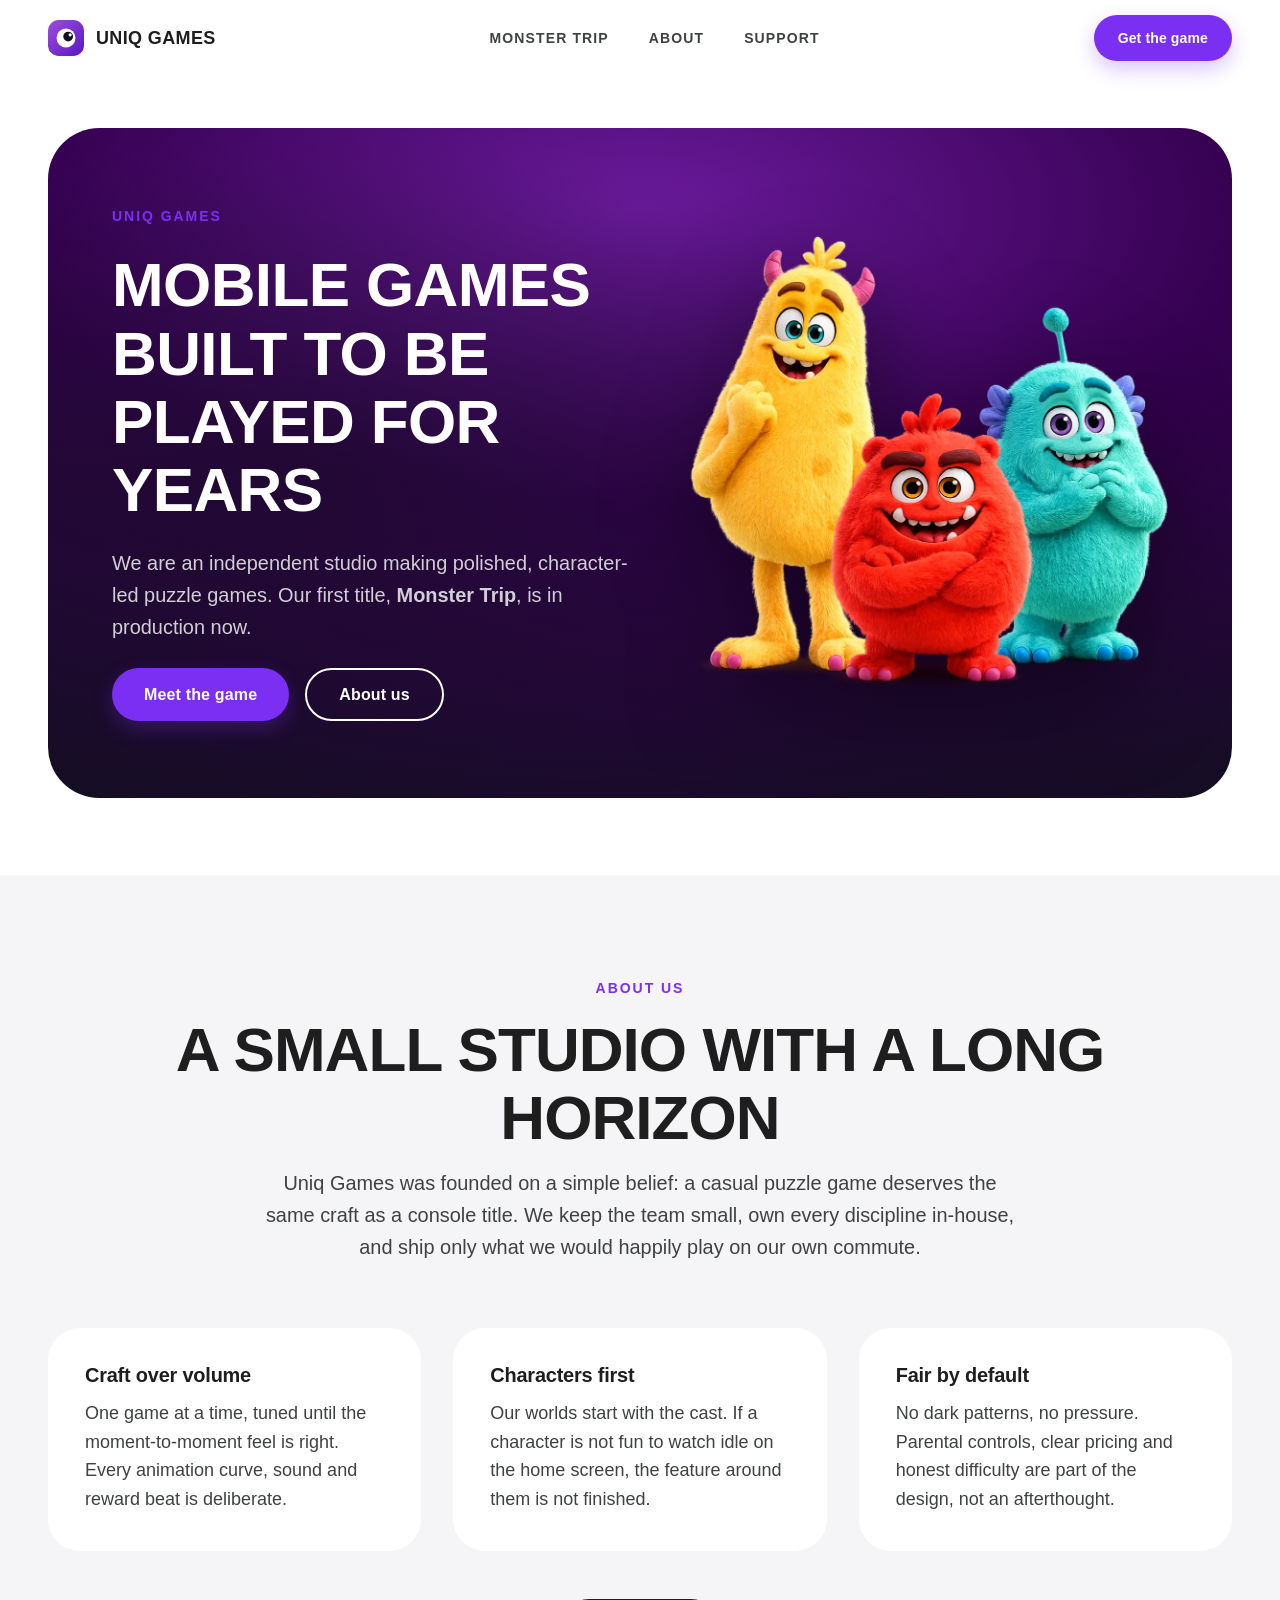
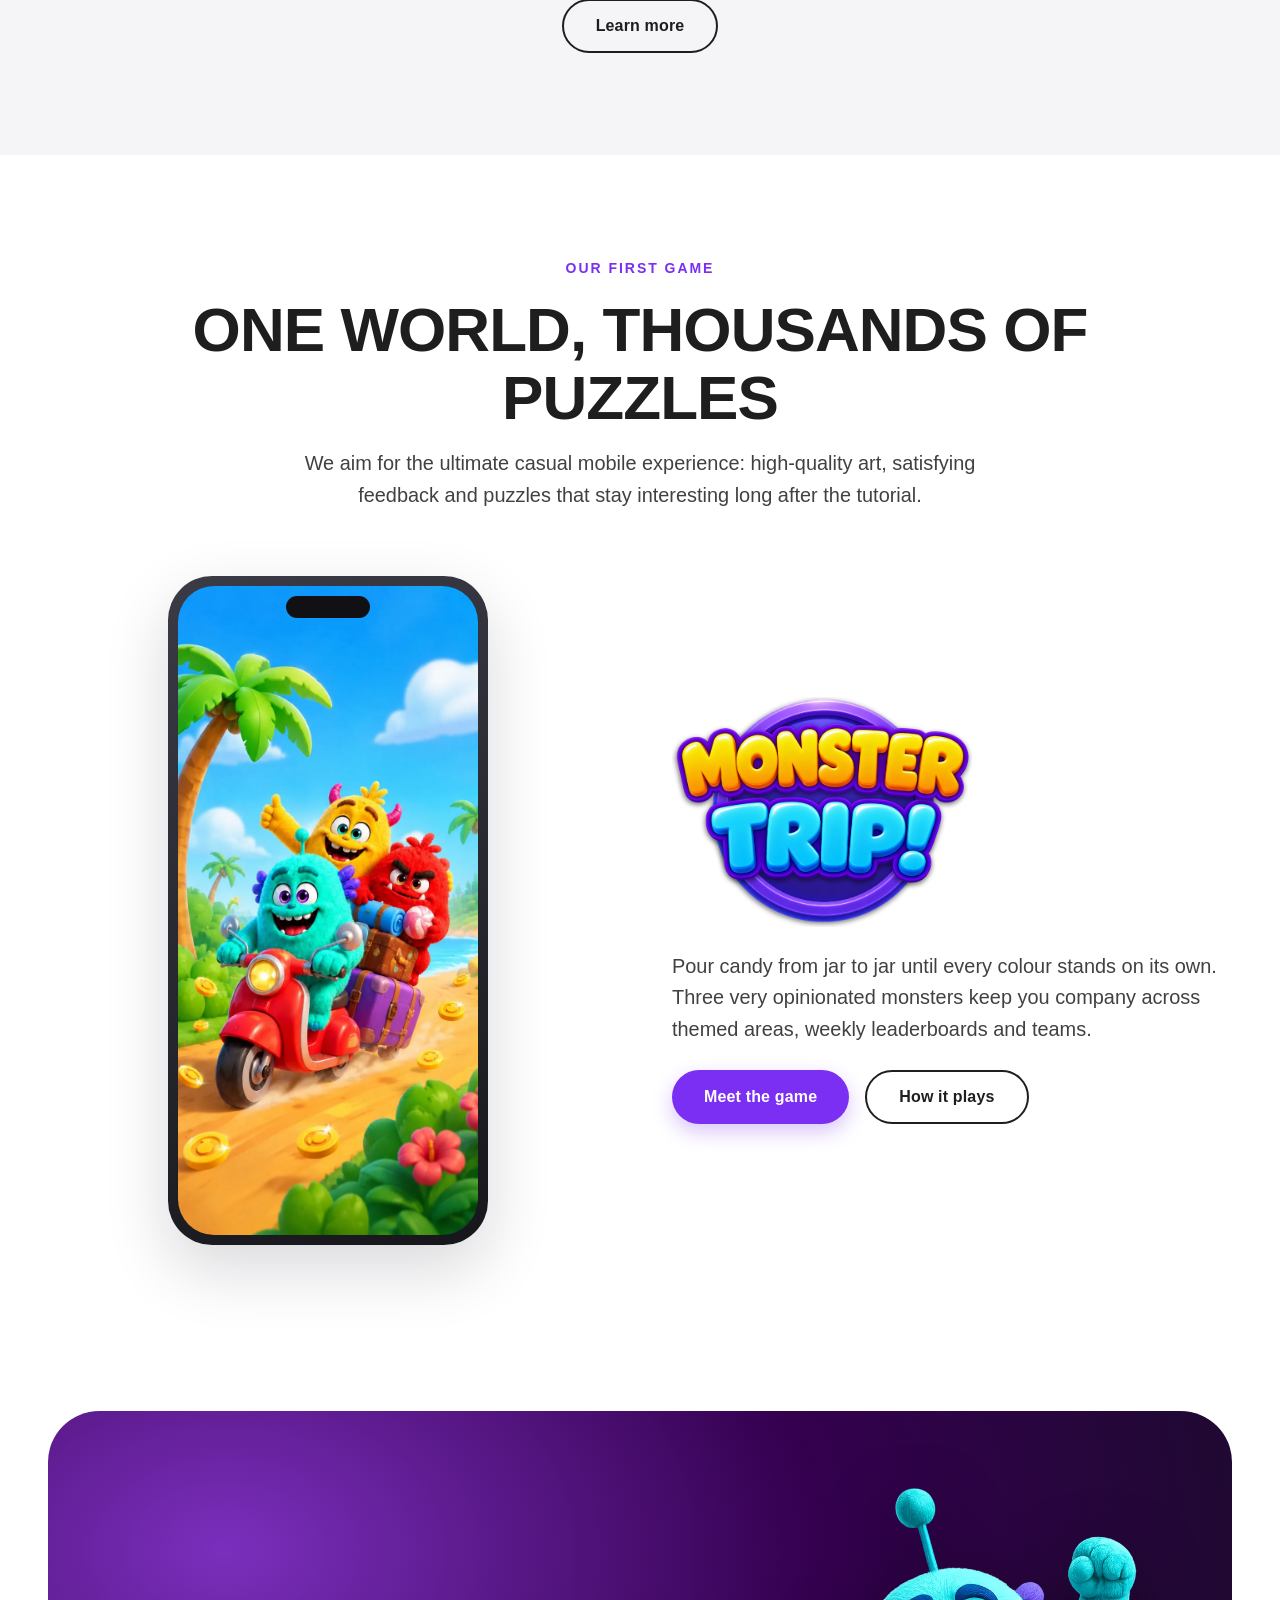
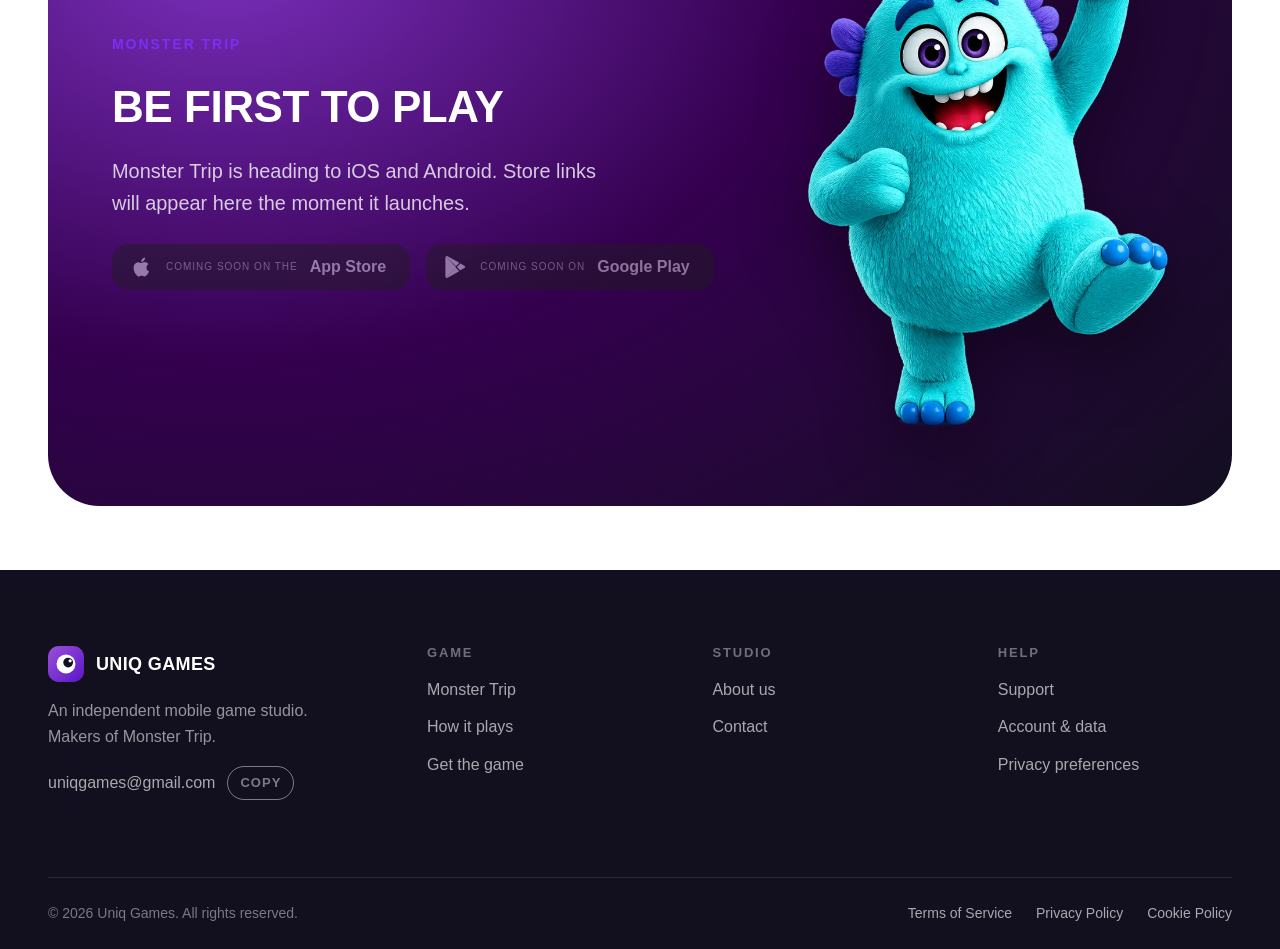
<file: index.html>
<!doctype html>
<html lang="en">
<head>
<meta charset="utf-8">
<meta name="viewport" content="width=device-width, initial-scale=1">
<title>Uniq Games — Mobile games built to be played for years</title>
<meta name="description" content="Uniq Games is an independent mobile game studio. We craft polished, character-led puzzle games. Our first title, Monster Trip, is in production now.">
<link rel="canonical" href="https://uniqgames.net/">
<meta name="theme-color" content="#ffffff">
<meta property="og:type" content="website">
<meta property="og:site_name" content="Uniq Games">
<meta property="og:title" content="Uniq Games — Mobile games built to be played for years">
<meta property="og:description" content="An independent mobile game studio crafting polished, character-led puzzle games.">
<meta property="og:url" content="https://uniqgames.net/">
<meta property="og:image" content="https://uniqgames.net/assets/img/og-default.jpg">
<meta property="og:image:width" content="1200">
<meta property="og:image:height" content="630">
<meta name="twitter:card" content="summary_large_image">
<link rel="icon" href="/assets/img/favicon.ico" sizes="32x32">
<link rel="icon" href="/assets/img/favicon-32.png" type="image/png">
<link rel="apple-touch-icon" href="/assets/img/apple-touch-icon.png">
<link rel="manifest" href="/site.webmanifest">
<link rel="preconnect" href="https://api.fontshare.com" crossorigin>
<link rel="stylesheet" href="https://api.fontshare.com/v2/css?f%5B%5D=satoshi@400,500,700,900&display=swap">
<link rel="stylesheet" href="/assets/css/main.css">
<script src="/assets/js/main.js" defer></script>
<script type="application/ld+json">
{
  "@context": "https://schema.org",
  "@type": "Organization",
  "name": "Uniq Games",
  "legalName": "Uniq Games Studio",
  "url": "https://uniqgames.net/",
  "logo": "https://uniqgames.net/assets/img/app-icon-512.png",
  "description": "Independent mobile game studio crafting polished, character-led puzzle games.",
  "email": "uniqgames@gmail.com"
}
</script>
</head>
<body>
<a class="skip-link" href="#main">Skip to content</a>

<!-- shell:header -->
<header class="site-header">
  <div class="container site-header__inner">
    <a class="brand" href="/" aria-label="Uniq Games — home">
      <svg class="brand__mark" viewBox="0 0 40 40" aria-hidden="true" focusable="false">
        <rect width="40" height="40" rx="12" fill="url(#markHeader)"/>
        <circle cx="20" cy="20" r="10.5" fill="#fff"/>
        <circle cx="22.4" cy="18.4" r="5.4" fill="#120f1f"/>
        <circle cx="24.6" cy="16.4" r="1.8" fill="#fff"/>
        <defs>
          <linearGradient id="markHeader" x1="0" y1="0" x2="40" y2="40" gradientUnits="userSpaceOnUse">
            <stop stop-color="#9C4FD9"/><stop offset="1" stop-color="#5A16C7"/>
          </linearGradient>
        </defs>
      </svg>
      <span class="brand__name">Uniq Games</span>
    </a>

    <nav class="nav" aria-label="Primary">
      <ul class="nav__list">
        <li class="nav__item">
          <a class="nav__link" href="/monster-trip/">Monster Trip</a>
        </li>
        <li class="nav__item">
          <a class="nav__link" href="/about/">About</a>
        </li>
        <li class="nav__item">
          <a class="nav__link" href="/support/">Support</a>
        </li>
      </ul>
    </nav>

    <div class="header__actions">
      <a class="btn btn--primary" href="/monster-trip/#get-the-game">Get the game</a>
    </div>

    <button class="nav-toggle" type="button" aria-expanded="false" aria-controls="mobile-nav" aria-label="Open menu">
      <span></span><span></span><span></span>
    </button>
  </div>
</header>

<!-- Kept outside <header>: its backdrop-filter would otherwise become the
     containing block for this fixed-position panel. -->
<div class="mobile-nav" id="mobile-nav">
    <nav aria-label="Mobile">
      <div class="mobile-nav__group">
        <span class="mobile-nav__title">Game</span>
        <a href="/monster-trip/">Monster Trip</a>
        <a href="/monster-trip/#how-it-works">How it plays</a>
      </div>
      <div class="mobile-nav__group">
        <span class="mobile-nav__title">Studio</span>
        <a href="/about/">About Uniq Games</a>
      </div>
      <div class="mobile-nav__group">
        <span class="mobile-nav__title">Help</span>
        <a href="/support/">Support</a>
        <a href="/privacy/">Privacy Policy</a>
        <a href="/terms/">Terms of Service</a>
        <a href="/cookies/">Cookie Policy</a>
        <a href="/privacy-preferences/">Privacy preferences</a>
      </div>
      <a class="btn btn--primary" href="/monster-trip/#get-the-game">Get the game</a>
    </nav>
  </div>
<!-- /shell:header -->

<main id="main">

  <section class="hero">
    <div class="container">
      <div class="hero__stage">
        <div class="hero__grid">
          <div class="hero__copy">
            <span class="eyebrow">Uniq Games</span>
            <h1 class="hero__title">Mobile games built to be played for years</h1>
            <p class="hero__text">We are an independent studio making polished, character-led puzzle games. Our first title, <strong>Monster Trip</strong>, is in production now.</p>
            <div class="btn-row">
              <a class="btn btn--primary" href="/monster-trip/">Meet the game</a>
              <a class="btn btn--ghost" href="/about/">About us</a>
            </div>
          </div>
          <img class="hero__art" src="/assets/img/monsters-trio.webp" width="1000" height="949" alt="The three Monster Trip characters standing together" fetchpriority="high" decoding="async">
        </div>
      </div>
    </div>
  </section>

  <section class="section section--wash" id="about">
    <div class="container">
      <div class="section-head center" data-reveal>
        <span class="eyebrow">About us</span>
        <h2 class="title-xl">A small studio with a long horizon</h2>
        <p class="lede">Uniq Games was founded on a simple belief: a casual puzzle game deserves the same craft as a console title. We keep the team small, own every discipline in-house, and ship only what we would happily play on our own commute.</p>
      </div>

      <div class="cards cards--3">
        <article class="card" data-reveal>
          <h3 class="title-xs">Craft over volume</h3>
          <p>One game at a time, tuned until the moment-to-moment feel is right. Every animation curve, sound and reward beat is deliberate.</p>
        </article>
        <article class="card" data-reveal>
          <h3 class="title-xs">Characters first</h3>
          <p>Our worlds start with the cast. If a character is not fun to watch idle on the home screen, the feature around them is not finished.</p>
        </article>
        <article class="card" data-reveal>
          <h3 class="title-xs">Fair by default</h3>
          <p>No dark patterns, no pressure. Parental controls, clear pricing and honest difficulty are part of the design, not an afterthought.</p>
        </article>
      </div>

      <div class="center section-cta" data-reveal>
        <a class="btn btn--ghost" href="/about/">Learn more</a>
      </div>
    </div>
  </section>

  <section class="section" id="game">
    <div class="container">
      <div class="section-head center" data-reveal>
        <span class="eyebrow">Our first game</span>
        <h2 class="title-xl">One world, thousands of puzzles</h2>
        <p class="lede">We aim for the ultimate casual mobile experience: high-quality art, satisfying feedback and puzzles that stay interesting long after the tutorial.</p>
      </div>

      <div class="split split--reverse">
        <div class="split__copy" data-reveal>
          <img class="wordmark" src="/assets/img/logo-monster-trip-badge.webp" width="753" height="576" alt="Monster Trip" loading="lazy" decoding="async">
          <p class="lede">Pour candy from jar to jar until every colour stands on its own. Three very opinionated monsters keep you company across themed areas, weekly leaderboards and teams.</p>
          <div class="btn-row">
            <a class="btn btn--primary" href="/monster-trip/">Meet the game</a>
            <a class="btn btn--ghost" href="/monster-trip/#how-it-works">How it plays</a>
          </div>
        </div>
        <div class="phone" data-reveal>
          <img src="/assets/img/screen-key-art.webp" width="720" height="1558" alt="The three Monster Trip monsters riding a scooter loaded with luggage and candy down a beach road" loading="lazy" decoding="async">
        </div>
      </div>
    </div>
  </section>

  <section class="section--tight">
    <div class="container">
      <div class="cta-band" data-reveal>
        <div class="cta-band__grid">
          <div class="stack">
            <span class="eyebrow">Monster Trip</span>
            <h2 class="title-lg">Be first to play</h2>
            <p>Monster Trip is heading to iOS and Android. Store links will appear here the moment it launches.</p>
            <!-- shell:stores -->
            <div class="store-row">
              <span class="store-badge" aria-disabled="true">
                <svg viewBox="0 0 24 24" aria-hidden="true"><path d="M17.05 12.54c-.02-2.2 1.8-3.26 1.88-3.31-1.02-1.5-2.62-1.7-3.19-1.73-1.36-.14-2.65.8-3.34.8-.69 0-1.75-.78-2.87-.76-1.48.02-2.84.86-3.6 2.18-1.53 2.66-.39 6.6 1.1 8.76.73 1.06 1.6 2.25 2.74 2.2 1.1-.04 1.52-.71 2.85-.71 1.33 0 1.7.71 2.87.69 1.18-.02 1.93-1.08 2.65-2.14.84-1.23 1.18-2.42 1.2-2.48-.03-.01-2.3-.88-2.29-3.5zM14.86 6.1c.6-.74 1.02-1.75.9-2.77-.87.04-1.93.58-2.56 1.31-.56.65-1.06 1.7-.93 2.7.97.08 1.97-.5 2.59-1.24z"/></svg>
                <span>Coming soon on the</span><strong>App Store</strong>
              </span>
              <span class="store-badge" aria-disabled="true">
                <svg viewBox="0 0 24 24" aria-hidden="true"><path d="M3.61 2.29c-.31.33-.49.83-.49 1.48v16.46c0 .65.18 1.15.49 1.48l.06.05 9.22-9.22v-.22L3.67 2.24l-.06.05zM16.9 15.13l-3.07-3.07v-.22l3.08-3.08.07.04 3.64 2.07c1.04.59 1.04 1.56 0 2.15l-3.64 2.07-.08.04zM15.94 15.85 12.8 12.7l-9.19 9.19c.34.36.91.4 1.55.05l10.78-6.09M15.94 8.15 5.16 2.06c-.64-.36-1.21-.31-1.55.05l9.19 9.19 3.14-3.15z"/></svg>
                <span>Coming soon on</span><strong>Google Play</strong>
              </span>
            </div>
            <!-- /shell:stores -->
          </div>
          <img class="cta-band__art" src="/assets/img/monster-teal.webp" width="620" height="931" alt="" loading="lazy" decoding="async">
        </div>
      </div>
    </div>
  </section>

</main>

<!-- shell:footer -->
<footer class="site-footer">
  <div class="container">
    <div class="footer__top">
      <div class="footer__brand">
        <a class="brand" href="/" aria-label="Uniq Games — home">
          <svg class="brand__mark" viewBox="0 0 40 40" aria-hidden="true" focusable="false">
            <rect width="40" height="40" rx="12" fill="url(#markFooter)"/>
            <circle cx="20" cy="20" r="10.5" fill="#fff"/>
            <circle cx="22.4" cy="18.4" r="5.4" fill="#120f1f"/>
            <circle cx="24.6" cy="16.4" r="1.8" fill="#fff"/>
            <defs>
              <linearGradient id="markFooter" x1="0" y1="0" x2="40" y2="40" gradientUnits="userSpaceOnUse">
                <stop stop-color="#9C4FD9"/><stop offset="1" stop-color="#5A16C7"/>
              </linearGradient>
            </defs>
          </svg>
          <span class="brand__name">Uniq Games</span>
        </a>
        <p class="footer__blurb">An independent mobile game studio. Makers of Monster Trip.</p>
        <div class="copy-field">
          <a href="mailto:uniqgames@gmail.com">uniqgames@gmail.com</a>
          <button class="copy-btn" type="button" data-copy="uniqgames@gmail.com">Copy</button>
        </div>
      </div>

      <div class="footer__col">
        <h2>Game</h2>
        <ul>
          <li><a href="/monster-trip/">Monster Trip</a></li>
          <li><a href="/monster-trip/#how-it-works">How it plays</a></li>
          <li><a href="/monster-trip/#get-the-game">Get the game</a></li>
        </ul>
      </div>

      <div class="footer__col">
        <h2>Studio</h2>
        <ul>
          <li><a href="/about/">About us</a></li>
          <li><a href="mailto:uniqgames@gmail.com">Contact</a></li>
        </ul>
      </div>

      <div class="footer__col">
        <h2>Help</h2>
        <ul>
          <li><a href="/support/">Support</a></li>
          <li><a href="/support/#account">Account &amp; data</a></li>
          <li><a href="/privacy-preferences/">Privacy preferences</a></li>
        </ul>
      </div>
    </div>

    <div class="footer__bottom">
      <p>&copy; <span data-year>2026</span> Uniq Games. All rights reserved.</p>
      <ul class="footer__legal">
        <li><a href="/terms/">Terms of Service</a></li>
        <li><a href="/privacy/">Privacy Policy</a></li>
        <li><a href="/cookies/">Cookie Policy</a></li>
      </ul>
    </div>
  </div>
</footer>
<!-- /shell:footer -->

</body>
</html>
</file>
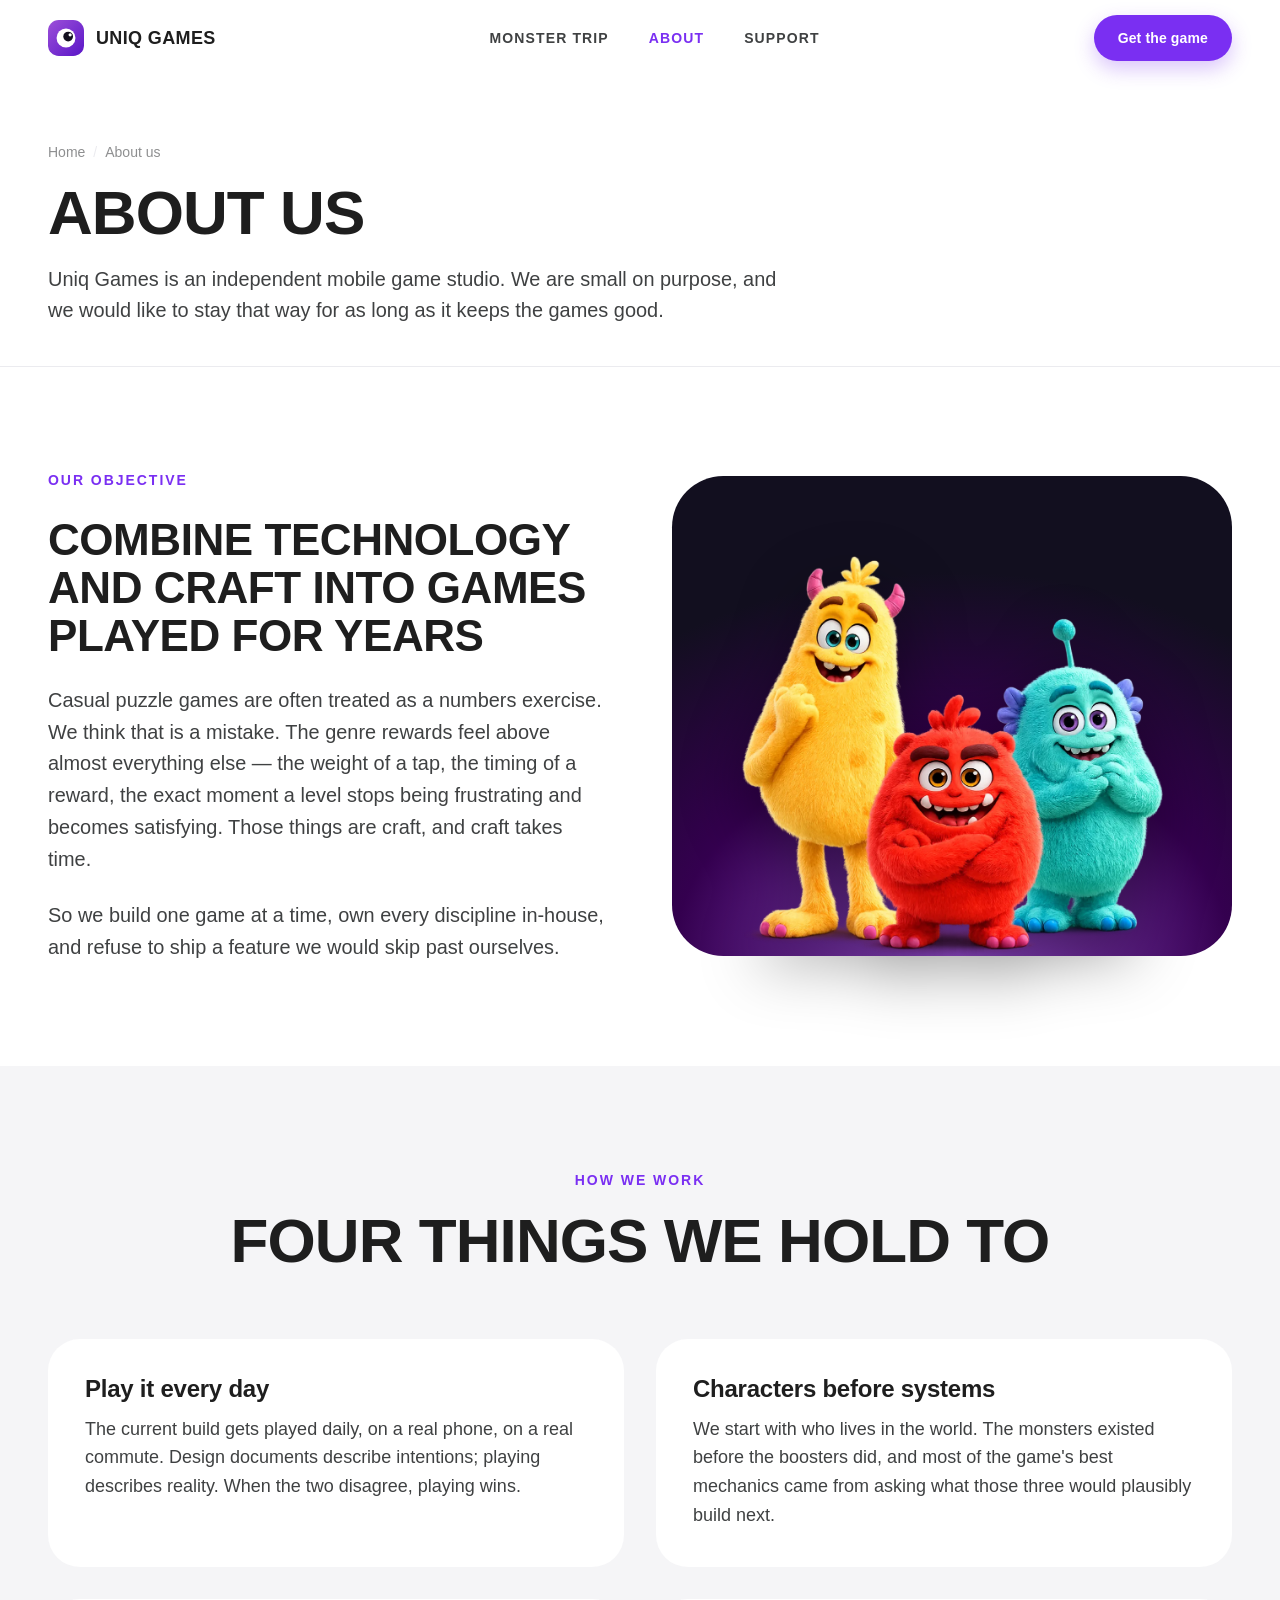
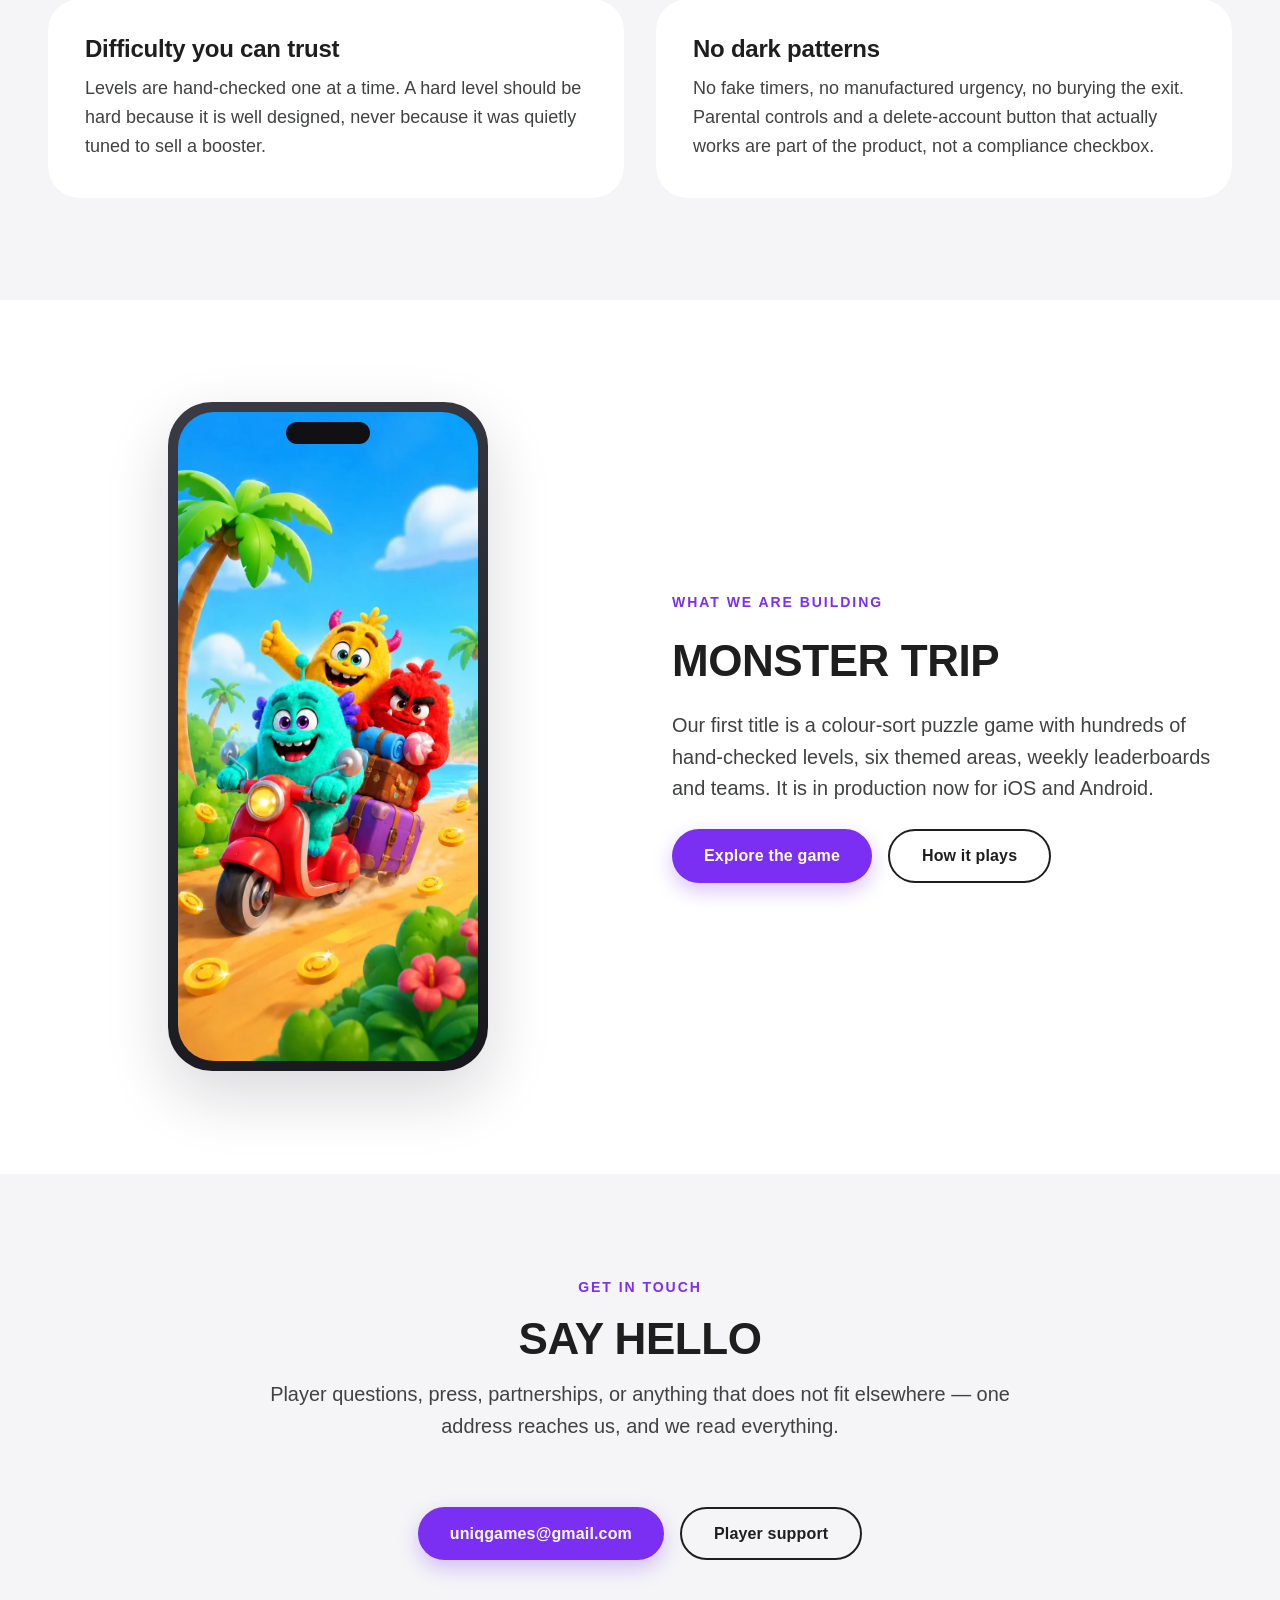
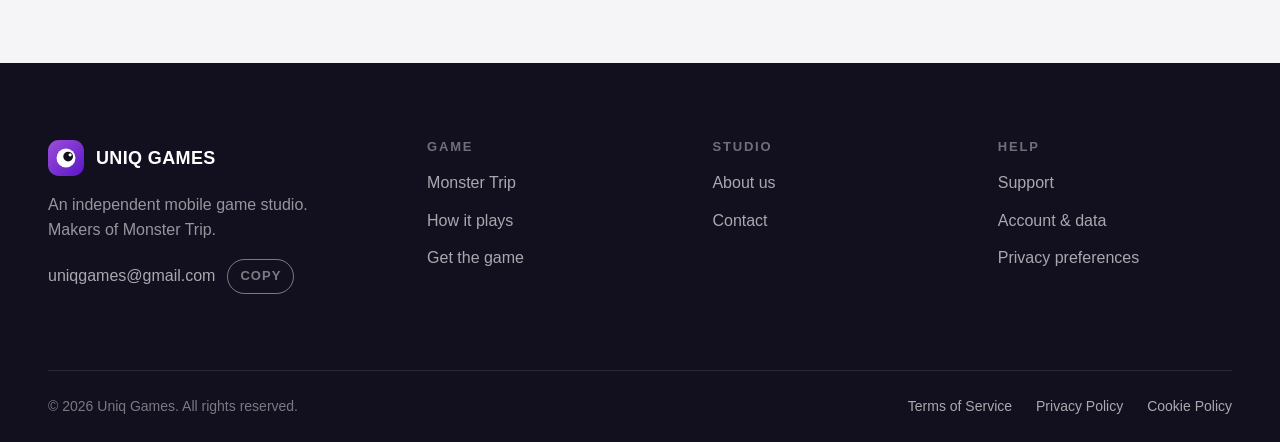
<file: about/index.html>
<!doctype html>
<html lang="en">
<head>
<meta charset="utf-8">
<meta name="viewport" content="width=device-width, initial-scale=1">
<title>About us — Uniq Games</title>
<meta name="description" content="Uniq Games is a small independent mobile game studio. How we work, what we believe about casual games, and what we are building.">
<link rel="canonical" href="https://uniqgames.net/about/">
<meta name="theme-color" content="#ffffff">
<meta property="og:type" content="website">
<meta property="og:site_name" content="Uniq Games">
<meta property="og:title" content="About us — Uniq Games">
<meta property="og:description" content="A small independent mobile game studio, and how we work.">
<meta property="og:url" content="https://uniqgames.net/about/">
<meta property="og:image" content="https://uniqgames.net/assets/img/og-default.jpg">
<meta name="twitter:card" content="summary_large_image">
<link rel="icon" href="/assets/img/favicon.ico" sizes="32x32">
<link rel="icon" href="/assets/img/favicon-32.png" type="image/png">
<link rel="apple-touch-icon" href="/assets/img/apple-touch-icon.png">
<link rel="manifest" href="/site.webmanifest">
<link rel="preconnect" href="https://api.fontshare.com" crossorigin>
<link rel="stylesheet" href="https://api.fontshare.com/v2/css?f%5B%5D=satoshi@400,500,700,900&display=swap">
<link rel="stylesheet" href="/assets/css/main.css">
<script src="/assets/js/main.js" defer></script>
</head>
<body>
<a class="skip-link" href="#main">Skip to content</a>

<!-- shell:header -->
<header class="site-header">
  <div class="container site-header__inner">
    <a class="brand" href="/" aria-label="Uniq Games — home">
      <svg class="brand__mark" viewBox="0 0 40 40" aria-hidden="true" focusable="false">
        <rect width="40" height="40" rx="12" fill="url(#markHeader)"/>
        <circle cx="20" cy="20" r="10.5" fill="#fff"/>
        <circle cx="22.4" cy="18.4" r="5.4" fill="#120f1f"/>
        <circle cx="24.6" cy="16.4" r="1.8" fill="#fff"/>
        <defs>
          <linearGradient id="markHeader" x1="0" y1="0" x2="40" y2="40" gradientUnits="userSpaceOnUse">
            <stop stop-color="#9C4FD9"/><stop offset="1" stop-color="#5A16C7"/>
          </linearGradient>
        </defs>
      </svg>
      <span class="brand__name">Uniq Games</span>
    </a>

    <nav class="nav" aria-label="Primary">
      <ul class="nav__list">
        <li class="nav__item">
          <a class="nav__link" href="/monster-trip/">Monster Trip</a>
        </li>
        <li class="nav__item">
          <a class="nav__link" href="/about/" aria-current="page">About</a>
        </li>
        <li class="nav__item">
          <a class="nav__link" href="/support/">Support</a>
        </li>
      </ul>
    </nav>

    <div class="header__actions">
      <a class="btn btn--primary" href="/monster-trip/#get-the-game">Get the game</a>
    </div>

    <button class="nav-toggle" type="button" aria-expanded="false" aria-controls="mobile-nav" aria-label="Open menu">
      <span></span><span></span><span></span>
    </button>
  </div>
</header>

<!-- Kept outside <header>: its backdrop-filter would otherwise become the
     containing block for this fixed-position panel. -->
<div class="mobile-nav" id="mobile-nav">
    <nav aria-label="Mobile">
      <div class="mobile-nav__group">
        <span class="mobile-nav__title">Game</span>
        <a href="/monster-trip/">Monster Trip</a>
        <a href="/monster-trip/#how-it-works">How it plays</a>
      </div>
      <div class="mobile-nav__group">
        <span class="mobile-nav__title">Studio</span>
        <a href="/about/" aria-current="page">About Uniq Games</a>
      </div>
      <div class="mobile-nav__group">
        <span class="mobile-nav__title">Help</span>
        <a href="/support/">Support</a>
        <a href="/privacy/">Privacy Policy</a>
        <a href="/terms/">Terms of Service</a>
        <a href="/cookies/">Cookie Policy</a>
        <a href="/privacy-preferences/">Privacy preferences</a>
      </div>
      <a class="btn btn--primary" href="/monster-trip/#get-the-game">Get the game</a>
    </nav>
  </div>
<!-- /shell:header -->

<main id="main">

  <section class="page-head">
    <div class="container">
      <ol class="breadcrumb">
        <li><a href="/">Home</a></li>
        <li>About us</li>
      </ol>
      <h1 class="title-xl">About us</h1>
      <p class="lede">Uniq Games is an independent mobile game studio. We are small on purpose, and we would like to stay that way for as long as it keeps the games good.</p>
    </div>
  </section>

  <section class="section">
    <div class="container">
      <div class="split">
        <div class="split__copy" data-reveal>
          <span class="eyebrow">Our objective</span>
          <h2 class="title-lg">Combine technology and craft into games played for years</h2>
          <p class="lede">Casual puzzle games are often treated as a numbers exercise. We think that is a mistake. The genre rewards feel above almost everything else — the weight of a tap, the timing of a reward, the exact moment a level stops being frustrating and becomes satisfying. Those things are craft, and craft takes time.</p>
          <p class="lede">So we build one game at a time, own every discipline in-house, and refuse to ship a feature we would skip past ourselves.</p>
        </div>
        <div class="art-panel" data-reveal>
          <img src="/assets/img/monsters-trio.webp" width="1000" height="949" alt="The three Monster Trip characters" loading="lazy" decoding="async">
        </div>
      </div>
    </div>
  </section>

  <section class="section section--wash" id="how-we-work">
    <div class="container">
      <div class="section-head center" data-reveal>
        <span class="eyebrow">How we work</span>
        <h2 class="title-xl">Four things we hold to</h2>
      </div>

      <div class="cards cards--2">
        <article class="card" data-reveal>
          <h3 class="title-sm">Play it every day</h3>
          <p>The current build gets played daily, on a real phone, on a real commute. Design documents describe intentions; playing describes reality. When the two disagree, playing wins.</p>
        </article>
        <article class="card" data-reveal>
          <h3 class="title-sm">Characters before systems</h3>
          <p>We start with who lives in the world. The monsters existed before the boosters did, and most of the game's best mechanics came from asking what those three would plausibly build next.</p>
        </article>
        <article class="card" data-reveal>
          <h3 class="title-sm">Difficulty you can trust</h3>
          <p>Levels are hand-checked one at a time. A hard level should be hard because it is well designed, never because it was quietly tuned to sell a booster.</p>
        </article>
        <article class="card" data-reveal>
          <h3 class="title-sm">No dark patterns</h3>
          <p>No fake timers, no manufactured urgency, no burying the exit. Parental controls and a delete-account button that actually works are part of the product, not a compliance checkbox.</p>
        </article>
      </div>
    </div>
  </section>

  <section class="section">
    <div class="container">
      <div class="split split--reverse">
        <div class="split__copy" data-reveal>
          <span class="eyebrow">What we are building</span>
          <h2 class="title-lg">Monster Trip</h2>
          <p class="lede">Our first title is a colour-sort puzzle game with hundreds of hand-checked levels, six themed areas, weekly leaderboards and teams. It is in production now for iOS and Android.</p>
          <div class="btn-row">
            <a class="btn btn--primary" href="/monster-trip/">Explore the game</a>
            <a class="btn btn--ghost" href="/monster-trip/#how-it-works">How it plays</a>
          </div>
        </div>
        <div class="phone" data-reveal>
          <img src="/assets/img/screen-key-art.webp" width="720" height="1558" alt="The three Monster Trip monsters riding a scooter loaded with luggage and candy down a beach road" loading="lazy" decoding="async">
        </div>
      </div>
    </div>
  </section>

  <section class="section section--wash">
    <div class="container container--narrow center">
      <div class="section-head center" data-reveal>
        <span class="eyebrow">Get in touch</span>
        <h2 class="title-lg">Say hello</h2>
        <p class="lede">Player questions, press, partnerships, or anything that does not fit elsewhere — one address reaches us, and we read everything.</p>
      </div>
      <div class="btn-row center" data-reveal>
        <a class="btn btn--primary" href="mailto:uniqgames@gmail.com">uniqgames@gmail.com</a>
        <a class="btn btn--ghost" href="/support/">Player support</a>
      </div>
    </div>
  </section>

</main>

<!-- shell:footer -->
<footer class="site-footer">
  <div class="container">
    <div class="footer__top">
      <div class="footer__brand">
        <a class="brand" href="/" aria-label="Uniq Games — home">
          <svg class="brand__mark" viewBox="0 0 40 40" aria-hidden="true" focusable="false">
            <rect width="40" height="40" rx="12" fill="url(#markFooter)"/>
            <circle cx="20" cy="20" r="10.5" fill="#fff"/>
            <circle cx="22.4" cy="18.4" r="5.4" fill="#120f1f"/>
            <circle cx="24.6" cy="16.4" r="1.8" fill="#fff"/>
            <defs>
              <linearGradient id="markFooter" x1="0" y1="0" x2="40" y2="40" gradientUnits="userSpaceOnUse">
                <stop stop-color="#9C4FD9"/><stop offset="1" stop-color="#5A16C7"/>
              </linearGradient>
            </defs>
          </svg>
          <span class="brand__name">Uniq Games</span>
        </a>
        <p class="footer__blurb">An independent mobile game studio. Makers of Monster Trip.</p>
        <div class="copy-field">
          <a href="mailto:uniqgames@gmail.com">uniqgames@gmail.com</a>
          <button class="copy-btn" type="button" data-copy="uniqgames@gmail.com">Copy</button>
        </div>
      </div>

      <div class="footer__col">
        <h2>Game</h2>
        <ul>
          <li><a href="/monster-trip/">Monster Trip</a></li>
          <li><a href="/monster-trip/#how-it-works">How it plays</a></li>
          <li><a href="/monster-trip/#get-the-game">Get the game</a></li>
        </ul>
      </div>

      <div class="footer__col">
        <h2>Studio</h2>
        <ul>
          <li><a href="/about/" aria-current="page">About us</a></li>
          <li><a href="mailto:uniqgames@gmail.com">Contact</a></li>
        </ul>
      </div>

      <div class="footer__col">
        <h2>Help</h2>
        <ul>
          <li><a href="/support/">Support</a></li>
          <li><a href="/support/#account">Account &amp; data</a></li>
          <li><a href="/privacy-preferences/">Privacy preferences</a></li>
        </ul>
      </div>
    </div>

    <div class="footer__bottom">
      <p>&copy; <span data-year>2026</span> Uniq Games. All rights reserved.</p>
      <ul class="footer__legal">
        <li><a href="/terms/">Terms of Service</a></li>
        <li><a href="/privacy/">Privacy Policy</a></li>
        <li><a href="/cookies/">Cookie Policy</a></li>
      </ul>
    </div>
  </div>
</footer>
<!-- /shell:footer -->

</body>
</html>
</file>
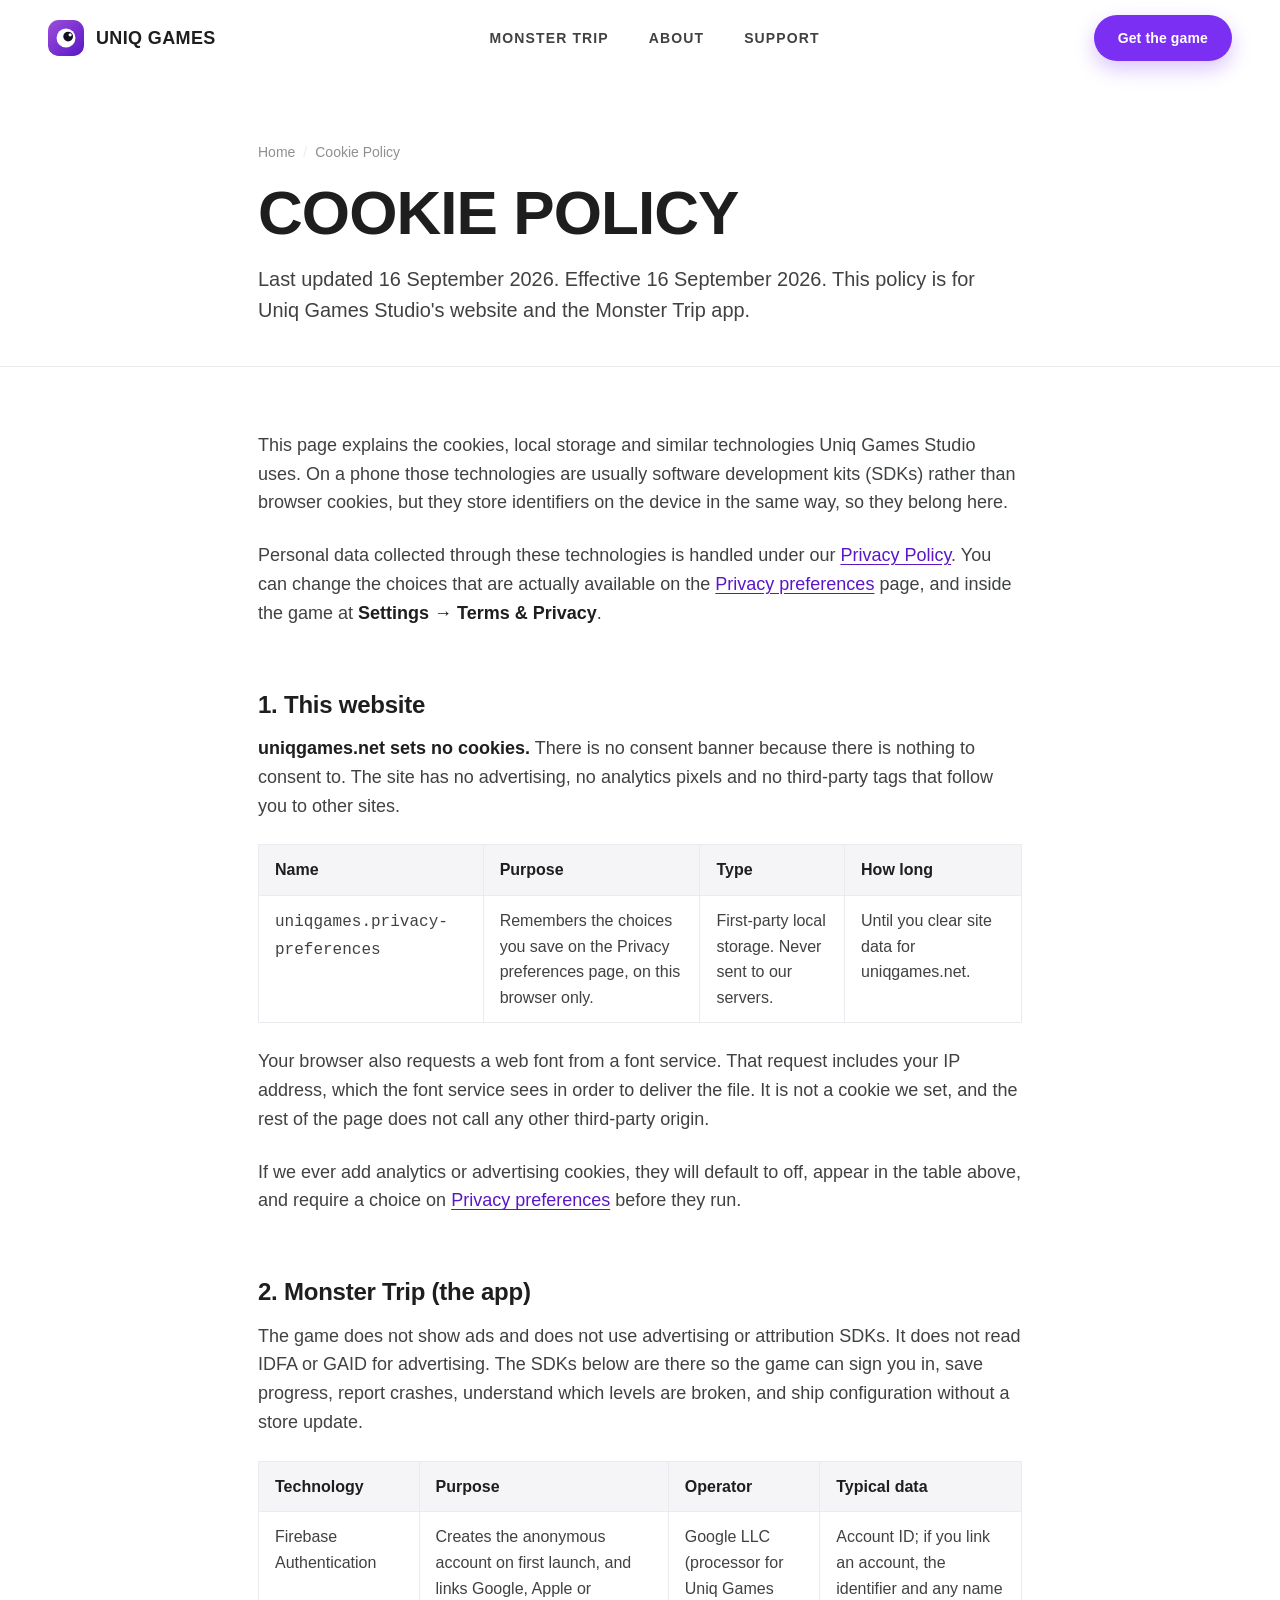
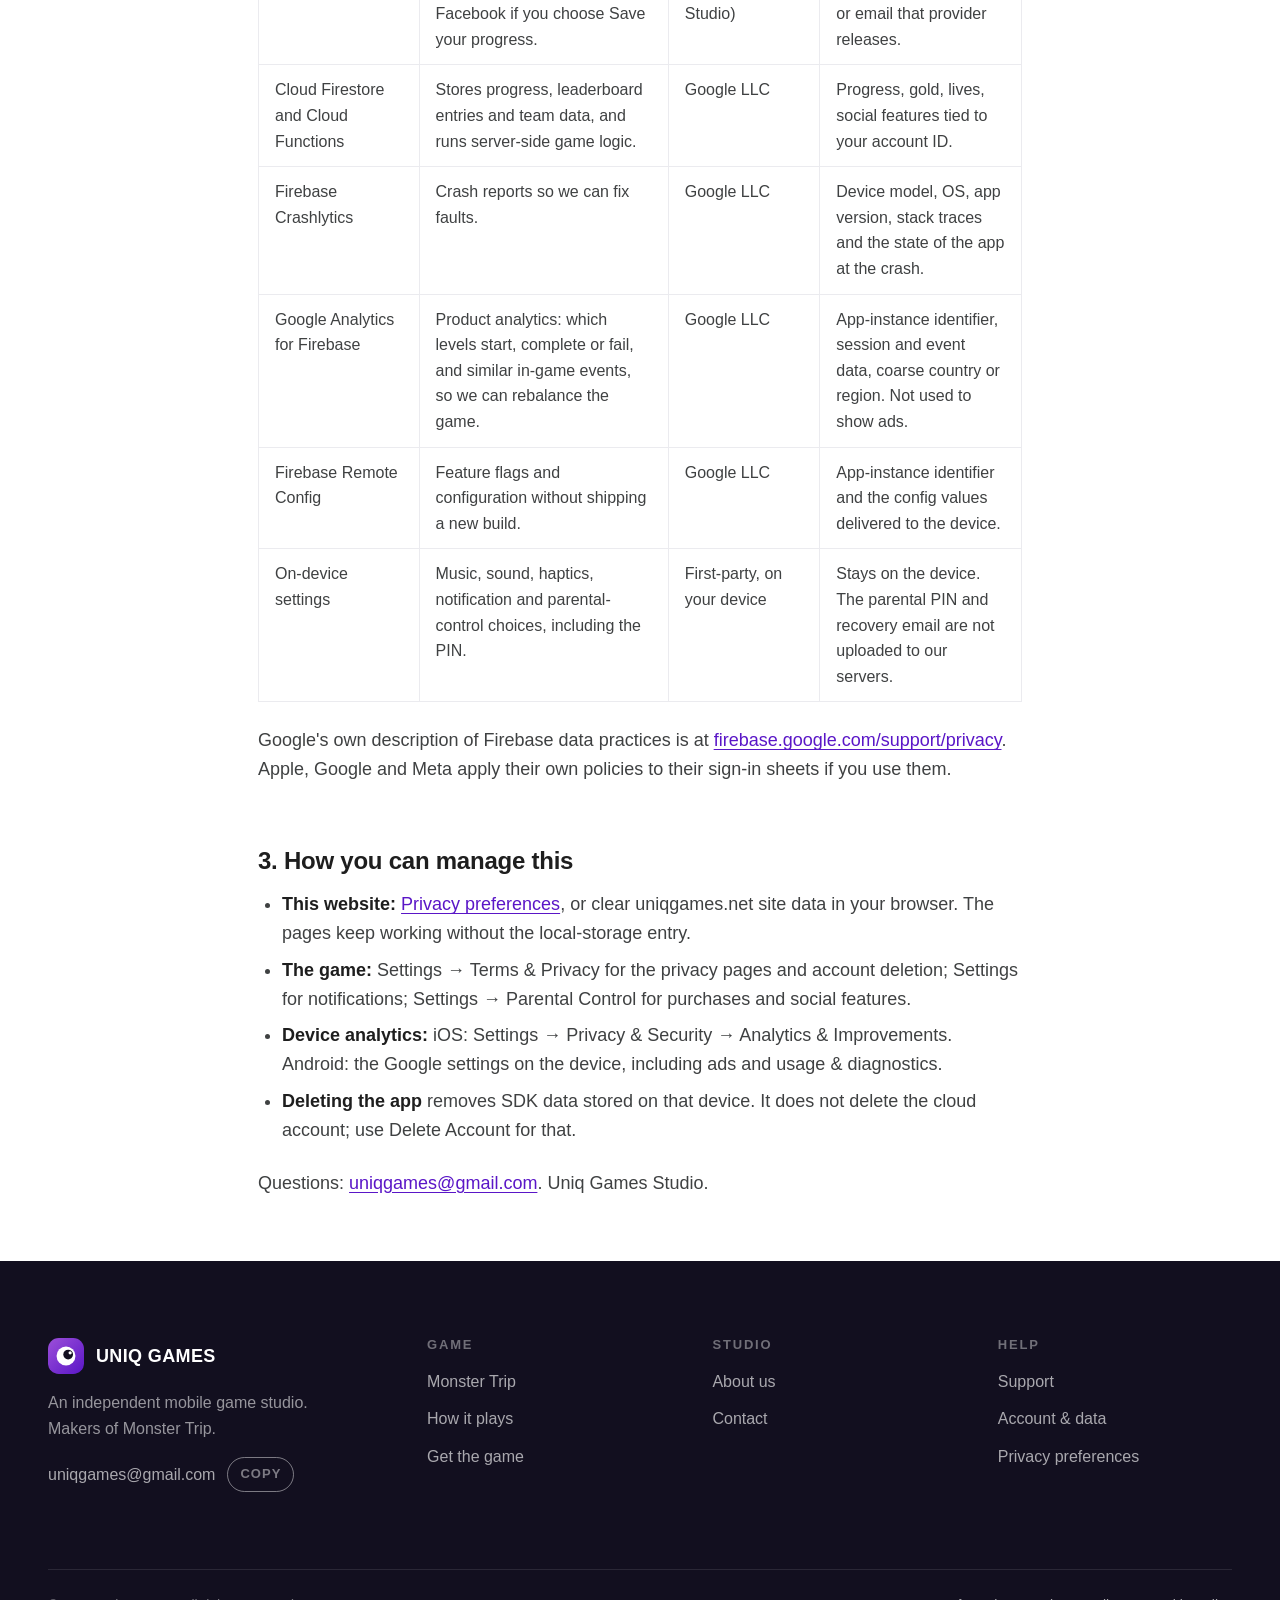
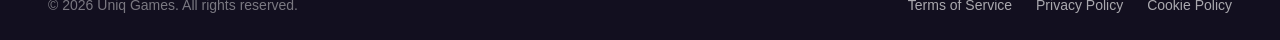
<file: cookies/index.html>
<!doctype html>
<html lang="en">
<head>
<meta charset="utf-8">
<meta name="viewport" content="width=device-width, initial-scale=1">
<title>Cookie Policy — Uniq Games Studio</title>
<meta name="description" content="How Uniq Games Studio uses cookies, local storage and SDKs on this website and in Monster Trip, and how you can control them.">
<link rel="canonical" href="https://uniqgames.net/cookies/">
<meta name="theme-color" content="#ffffff">
<meta name="robots" content="index, follow">
<meta property="og:type" content="article">
<meta property="og:site_name" content="Uniq Games">
<meta property="og:title" content="Cookie Policy — Uniq Games Studio">
<meta property="og:description" content="Cookies, local storage and SDKs used by Uniq Games Studio.">
<meta property="og:url" content="https://uniqgames.net/cookies/">
<meta property="og:image" content="https://uniqgames.net/assets/img/og-default.jpg">
<meta name="twitter:card" content="summary_large_image">
<link rel="icon" href="/assets/img/favicon.ico" sizes="32x32">
<link rel="icon" href="/assets/img/favicon-32.png" type="image/png">
<link rel="apple-touch-icon" href="/assets/img/apple-touch-icon.png">
<link rel="manifest" href="/site.webmanifest">
<link rel="preconnect" href="https://api.fontshare.com" crossorigin>
<link rel="stylesheet" href="https://api.fontshare.com/v2/css?f%5B%5D=satoshi@400,500,700,900&display=swap">
<link rel="stylesheet" href="/assets/css/main.css">
<script src="/assets/js/main.js" defer></script>
</head>
<body>
<a class="skip-link" href="#main">Skip to content</a>

<!-- shell:header -->
<header class="site-header">
  <div class="container site-header__inner">
    <a class="brand" href="/" aria-label="Uniq Games — home">
      <svg class="brand__mark" viewBox="0 0 40 40" aria-hidden="true" focusable="false">
        <rect width="40" height="40" rx="12" fill="url(#markHeader)"/>
        <circle cx="20" cy="20" r="10.5" fill="#fff"/>
        <circle cx="22.4" cy="18.4" r="5.4" fill="#120f1f"/>
        <circle cx="24.6" cy="16.4" r="1.8" fill="#fff"/>
        <defs>
          <linearGradient id="markHeader" x1="0" y1="0" x2="40" y2="40" gradientUnits="userSpaceOnUse">
            <stop stop-color="#9C4FD9"/><stop offset="1" stop-color="#5A16C7"/>
          </linearGradient>
        </defs>
      </svg>
      <span class="brand__name">Uniq Games</span>
    </a>

    <nav class="nav" aria-label="Primary">
      <ul class="nav__list">
        <li class="nav__item">
          <a class="nav__link" href="/monster-trip/">Monster Trip</a>
        </li>
        <li class="nav__item">
          <a class="nav__link" href="/about/">About</a>
        </li>
        <li class="nav__item">
          <a class="nav__link" href="/support/">Support</a>
        </li>
      </ul>
    </nav>

    <div class="header__actions">
      <a class="btn btn--primary" href="/monster-trip/#get-the-game">Get the game</a>
    </div>

    <button class="nav-toggle" type="button" aria-expanded="false" aria-controls="mobile-nav" aria-label="Open menu">
      <span></span><span></span><span></span>
    </button>
  </div>
</header>

<!-- Kept outside <header>: its backdrop-filter would otherwise become the
     containing block for this fixed-position panel. -->
<div class="mobile-nav" id="mobile-nav">
    <nav aria-label="Mobile">
      <div class="mobile-nav__group">
        <span class="mobile-nav__title">Game</span>
        <a href="/monster-trip/">Monster Trip</a>
        <a href="/monster-trip/#how-it-works">How it plays</a>
      </div>
      <div class="mobile-nav__group">
        <span class="mobile-nav__title">Studio</span>
        <a href="/about/">About Uniq Games</a>
      </div>
      <div class="mobile-nav__group">
        <span class="mobile-nav__title">Help</span>
        <a href="/support/">Support</a>
        <a href="/privacy/">Privacy Policy</a>
        <a href="/terms/">Terms of Service</a>
        <a href="/cookies/" aria-current="page">Cookie Policy</a>
        <a href="/privacy-preferences/">Privacy preferences</a>
      </div>
      <a class="btn btn--primary" href="/monster-trip/#get-the-game">Get the game</a>
    </nav>
  </div>
<!-- /shell:header -->

<main id="main">

  <section class="page-head">
    <div class="container container--narrow">
      <ol class="breadcrumb">
        <li><a href="/">Home</a></li>
        <li>Cookie Policy</li>
      </ol>
      <h1 class="title-xl">Cookie Policy</h1>
      <p class="lede">Last updated 16 September 2026. Effective 16 September 2026. This policy is for Uniq Games Studio's website and the Monster Trip app.</p>
    </div>
  </section>

  <section class="prose">
    <div class="container container--narrow">

      <p>This page explains the cookies, local storage and similar technologies Uniq Games Studio uses. On a phone those technologies are usually software development kits (SDKs) rather than browser cookies, but they store identifiers on the device in the same way, so they belong here.</p>

      <p>Personal data collected through these technologies is handled under our <a href="/privacy/">Privacy Policy</a>. You can change the choices that are actually available on the <a href="/privacy-preferences/">Privacy preferences</a> page, and inside the game at <strong>Settings → Terms &amp; Privacy</strong>.</p>

      <h2 id="website">1. This website</h2>

      <p><strong>uniqgames.net sets no cookies.</strong> There is no consent banner because there is nothing to consent to. The site has no advertising, no analytics pixels and no third-party tags that follow you to other sites.</p>

      <div class="table-wrap">
        <table>
          <thead>
            <tr><th>Name</th><th>Purpose</th><th>Type</th><th>How long</th></tr>
          </thead>
          <tbody>
            <tr>
              <td><code>uniqgames.privacy-preferences</code></td>
              <td>Remembers the choices you save on the Privacy preferences page, on this browser only.</td>
              <td>First-party local storage. Never sent to our servers.</td>
              <td>Until you clear site data for uniqgames.net.</td>
            </tr>
          </tbody>
        </table>
      </div>

      <p>Your browser also requests a web font from a font service. That request includes your IP address, which the font service sees in order to deliver the file. It is not a cookie we set, and the rest of the page does not call any other third-party origin.</p>

      <p>If we ever add analytics or advertising cookies, they will default to off, appear in the table above, and require a choice on <a href="/privacy-preferences/">Privacy preferences</a> before they run.</p>

      <h2 id="game">2. Monster Trip (the app)</h2>

      <p>The game does not show ads and does not use advertising or attribution SDKs. It does not read IDFA or GAID for advertising. The SDKs below are there so the game can sign you in, save progress, report crashes, understand which levels are broken, and ship configuration without a store update.</p>

      <div class="table-wrap">
        <table>
          <thead>
            <tr><th>Technology</th><th>Purpose</th><th>Operator</th><th>Typical data</th></tr>
          </thead>
          <tbody>
            <tr>
              <td>Firebase Authentication</td>
              <td>Creates the anonymous account on first launch, and links Google, Apple or Facebook if you choose Save your progress.</td>
              <td>Google LLC (processor for Uniq Games Studio)</td>
              <td>Account ID; if you link an account, the identifier and any name or email that provider releases.</td>
            </tr>
            <tr>
              <td>Cloud Firestore and Cloud Functions</td>
              <td>Stores progress, leaderboard entries and team data, and runs server-side game logic.</td>
              <td>Google LLC</td>
              <td>Progress, gold, lives, social features tied to your account ID.</td>
            </tr>
            <tr>
              <td>Firebase Crashlytics</td>
              <td>Crash reports so we can fix faults.</td>
              <td>Google LLC</td>
              <td>Device model, OS, app version, stack traces and the state of the app at the crash.</td>
            </tr>
            <tr>
              <td>Google Analytics for Firebase</td>
              <td>Product analytics: which levels start, complete or fail, and similar in-game events, so we can rebalance the game.</td>
              <td>Google LLC</td>
              <td>App-instance identifier, session and event data, coarse country or region. Not used to show ads.</td>
            </tr>
            <tr>
              <td>Firebase Remote Config</td>
              <td>Feature flags and configuration without shipping a new build.</td>
              <td>Google LLC</td>
              <td>App-instance identifier and the config values delivered to the device.</td>
            </tr>
            <tr>
              <td>On-device settings</td>
              <td>Music, sound, haptics, notification and parental-control choices, including the PIN.</td>
              <td>First-party, on your device</td>
              <td>Stays on the device. The parental PIN and recovery email are not uploaded to our servers.</td>
            </tr>
          </tbody>
        </table>
      </div>

      <p>Google's own description of Firebase data practices is at <a href="https://firebase.google.com/support/privacy">firebase.google.com/support/privacy</a>. Apple, Google and Meta apply their own policies to their sign-in sheets if you use them.</p>

      <h2 id="manage">3. How you can manage this</h2>

      <ul>
        <li><strong>This website:</strong> <a href="/privacy-preferences/">Privacy preferences</a>, or clear uniqgames.net site data in your browser. The pages keep working without the local-storage entry.</li>
        <li><strong>The game:</strong> Settings → Terms &amp; Privacy for the privacy pages and account deletion; Settings for notifications; Settings → Parental Control for purchases and social features.</li>
        <li><strong>Device analytics:</strong> iOS: Settings → Privacy &amp; Security → Analytics &amp; Improvements. Android: the Google settings on the device, including ads and usage &amp; diagnostics.</li>
        <li><strong>Deleting the app</strong> removes SDK data stored on that device. It does not delete the cloud account; use Delete Account for that.</li>
      </ul>

      <p>Questions: <a href="mailto:uniqgames@gmail.com">uniqgames@gmail.com</a>. Uniq Games Studio.</p>

    </div>
  </section>

</main>

<!-- shell:footer -->
<footer class="site-footer">
  <div class="container">
    <div class="footer__top">
      <div class="footer__brand">
        <a class="brand" href="/" aria-label="Uniq Games — home">
          <svg class="brand__mark" viewBox="0 0 40 40" aria-hidden="true" focusable="false">
            <rect width="40" height="40" rx="12" fill="url(#markFooter)"/>
            <circle cx="20" cy="20" r="10.5" fill="#fff"/>
            <circle cx="22.4" cy="18.4" r="5.4" fill="#120f1f"/>
            <circle cx="24.6" cy="16.4" r="1.8" fill="#fff"/>
            <defs>
              <linearGradient id="markFooter" x1="0" y1="0" x2="40" y2="40" gradientUnits="userSpaceOnUse">
                <stop stop-color="#9C4FD9"/><stop offset="1" stop-color="#5A16C7"/>
              </linearGradient>
            </defs>
          </svg>
          <span class="brand__name">Uniq Games</span>
        </a>
        <p class="footer__blurb">An independent mobile game studio. Makers of Monster Trip.</p>
        <div class="copy-field">
          <a href="mailto:uniqgames@gmail.com">uniqgames@gmail.com</a>
          <button class="copy-btn" type="button" data-copy="uniqgames@gmail.com">Copy</button>
        </div>
      </div>

      <div class="footer__col">
        <h2>Game</h2>
        <ul>
          <li><a href="/monster-trip/">Monster Trip</a></li>
          <li><a href="/monster-trip/#how-it-works">How it plays</a></li>
          <li><a href="/monster-trip/#get-the-game">Get the game</a></li>
        </ul>
      </div>

      <div class="footer__col">
        <h2>Studio</h2>
        <ul>
          <li><a href="/about/">About us</a></li>
          <li><a href="mailto:uniqgames@gmail.com">Contact</a></li>
        </ul>
      </div>

      <div class="footer__col">
        <h2>Help</h2>
        <ul>
          <li><a href="/support/">Support</a></li>
          <li><a href="/support/#account">Account &amp; data</a></li>
          <li><a href="/privacy-preferences/">Privacy preferences</a></li>
        </ul>
      </div>
    </div>

    <div class="footer__bottom">
      <p>&copy; <span data-year>2026</span> Uniq Games. All rights reserved.</p>
      <ul class="footer__legal">
        <li><a href="/terms/">Terms of Service</a></li>
        <li><a href="/privacy/">Privacy Policy</a></li>
        <li><a href="/cookies/" aria-current="page">Cookie Policy</a></li>
      </ul>
    </div>
  </div>
</footer>
<!-- /shell:footer -->

</body>
</html>
</file>
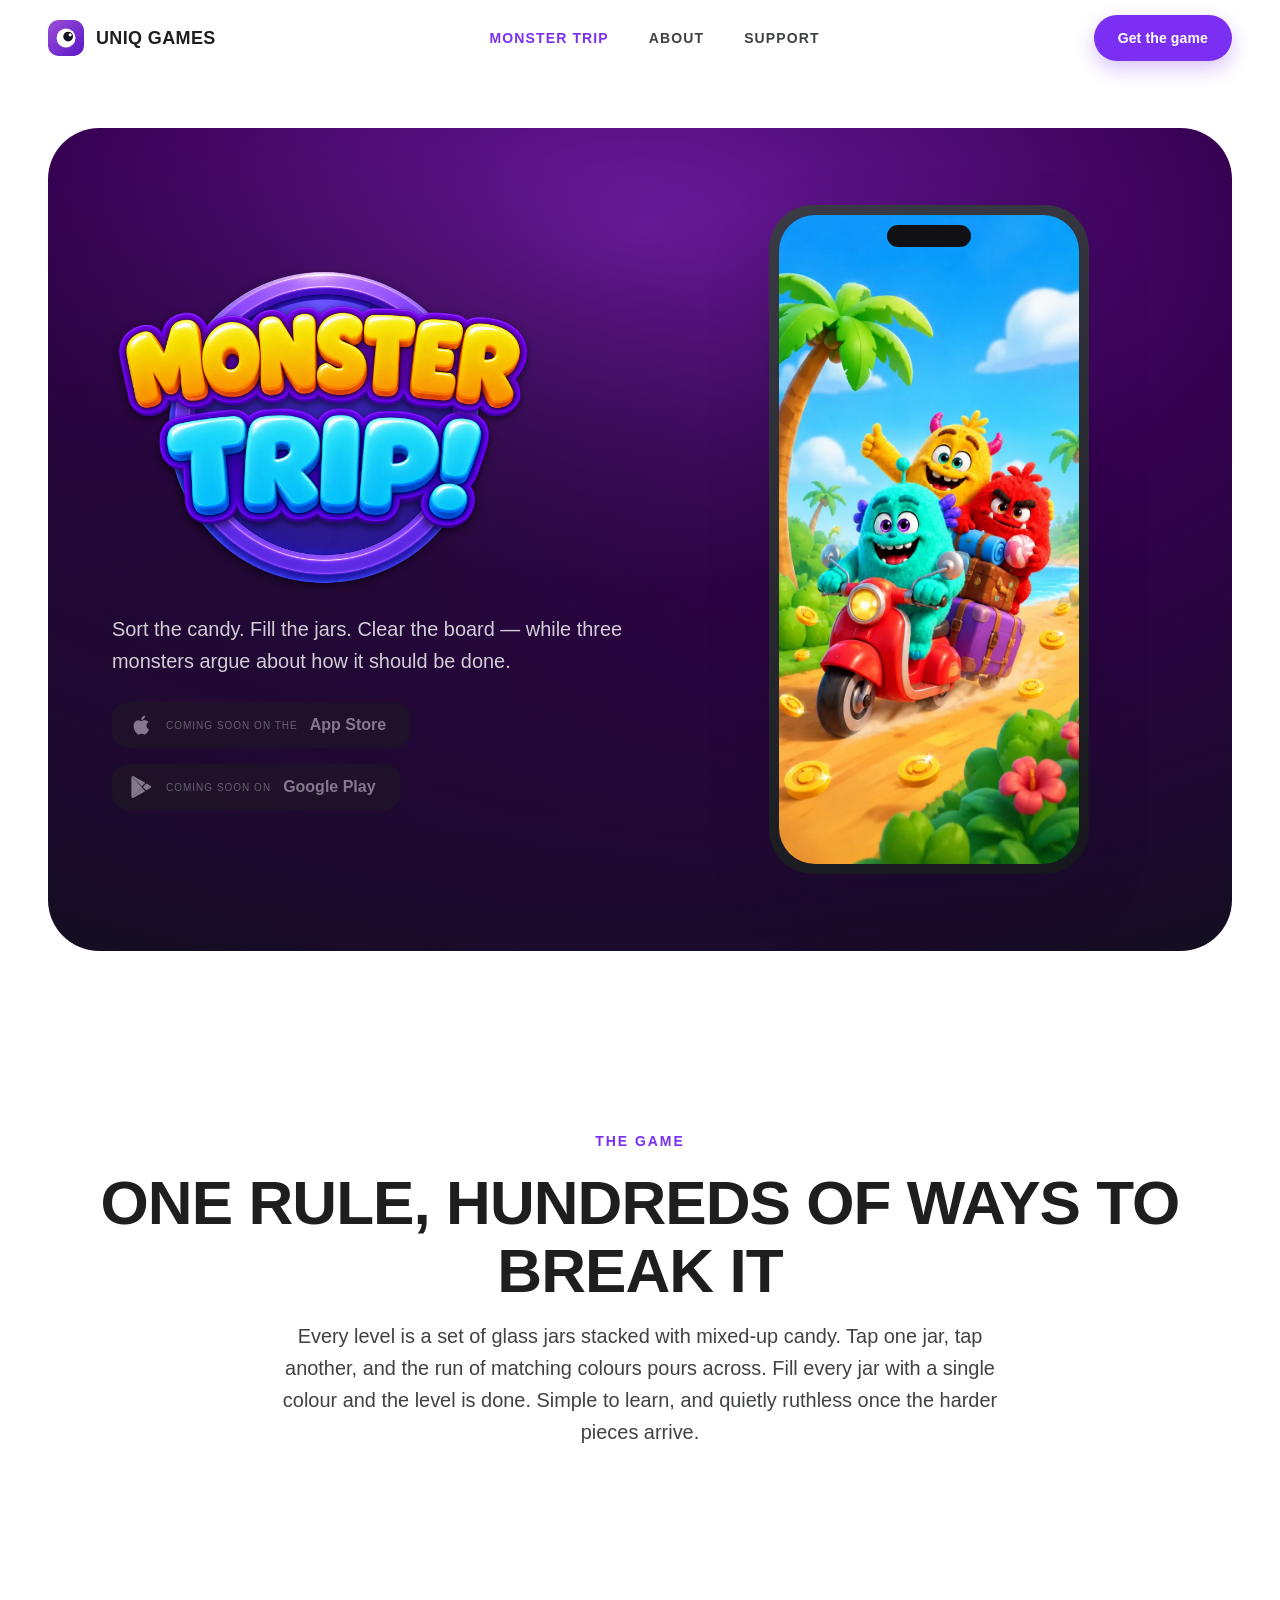
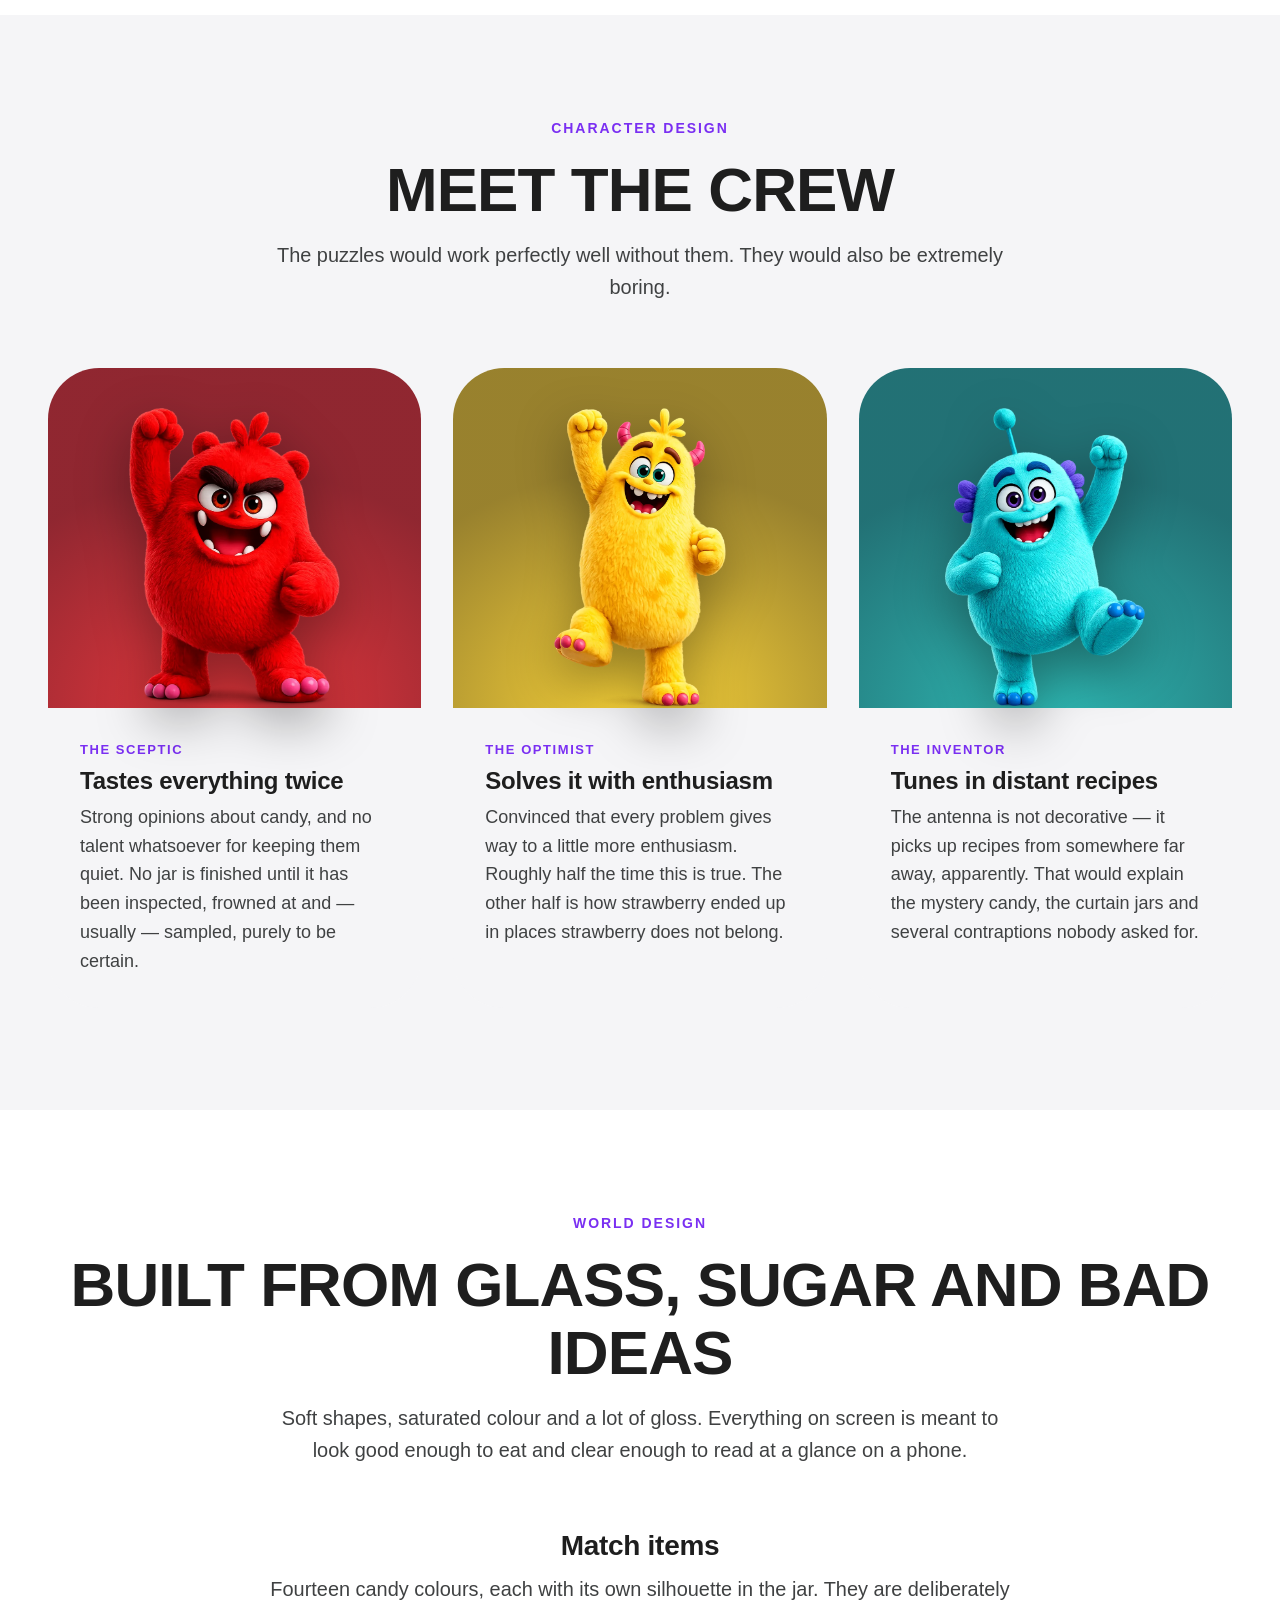
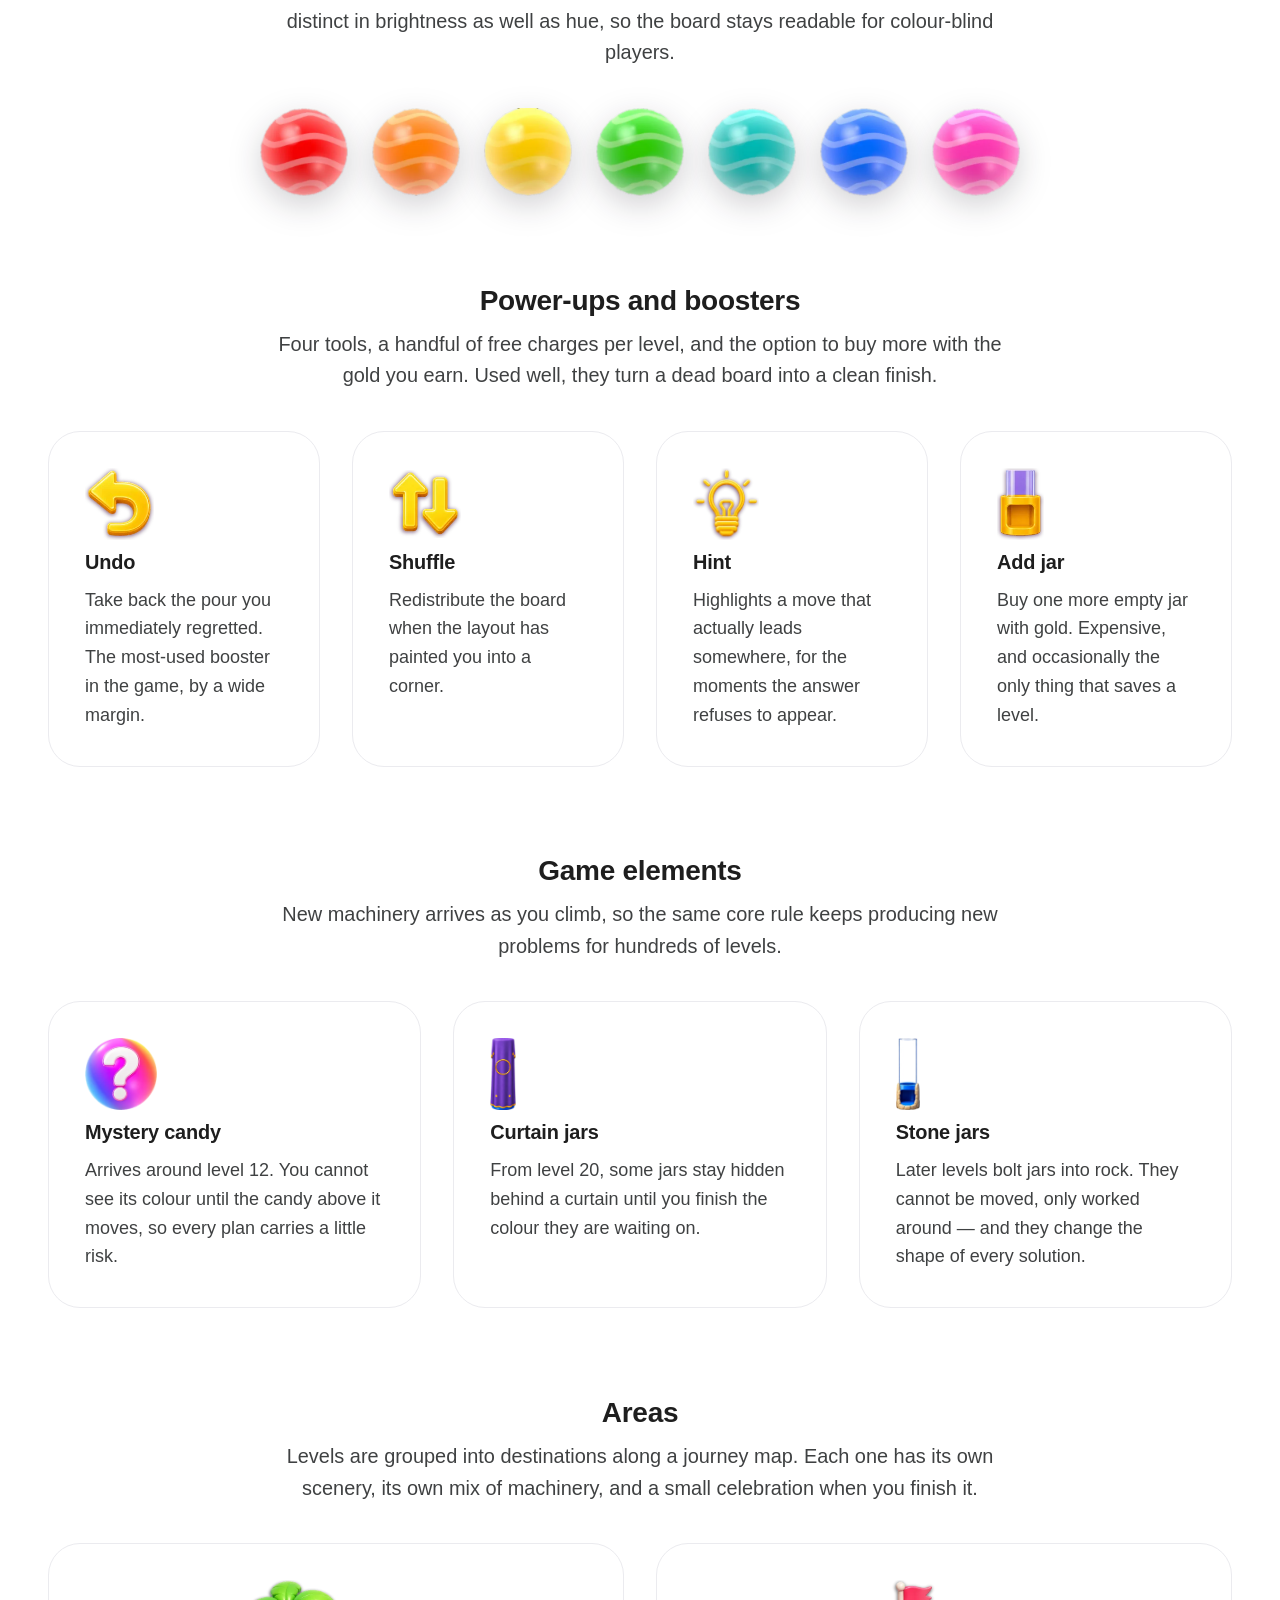
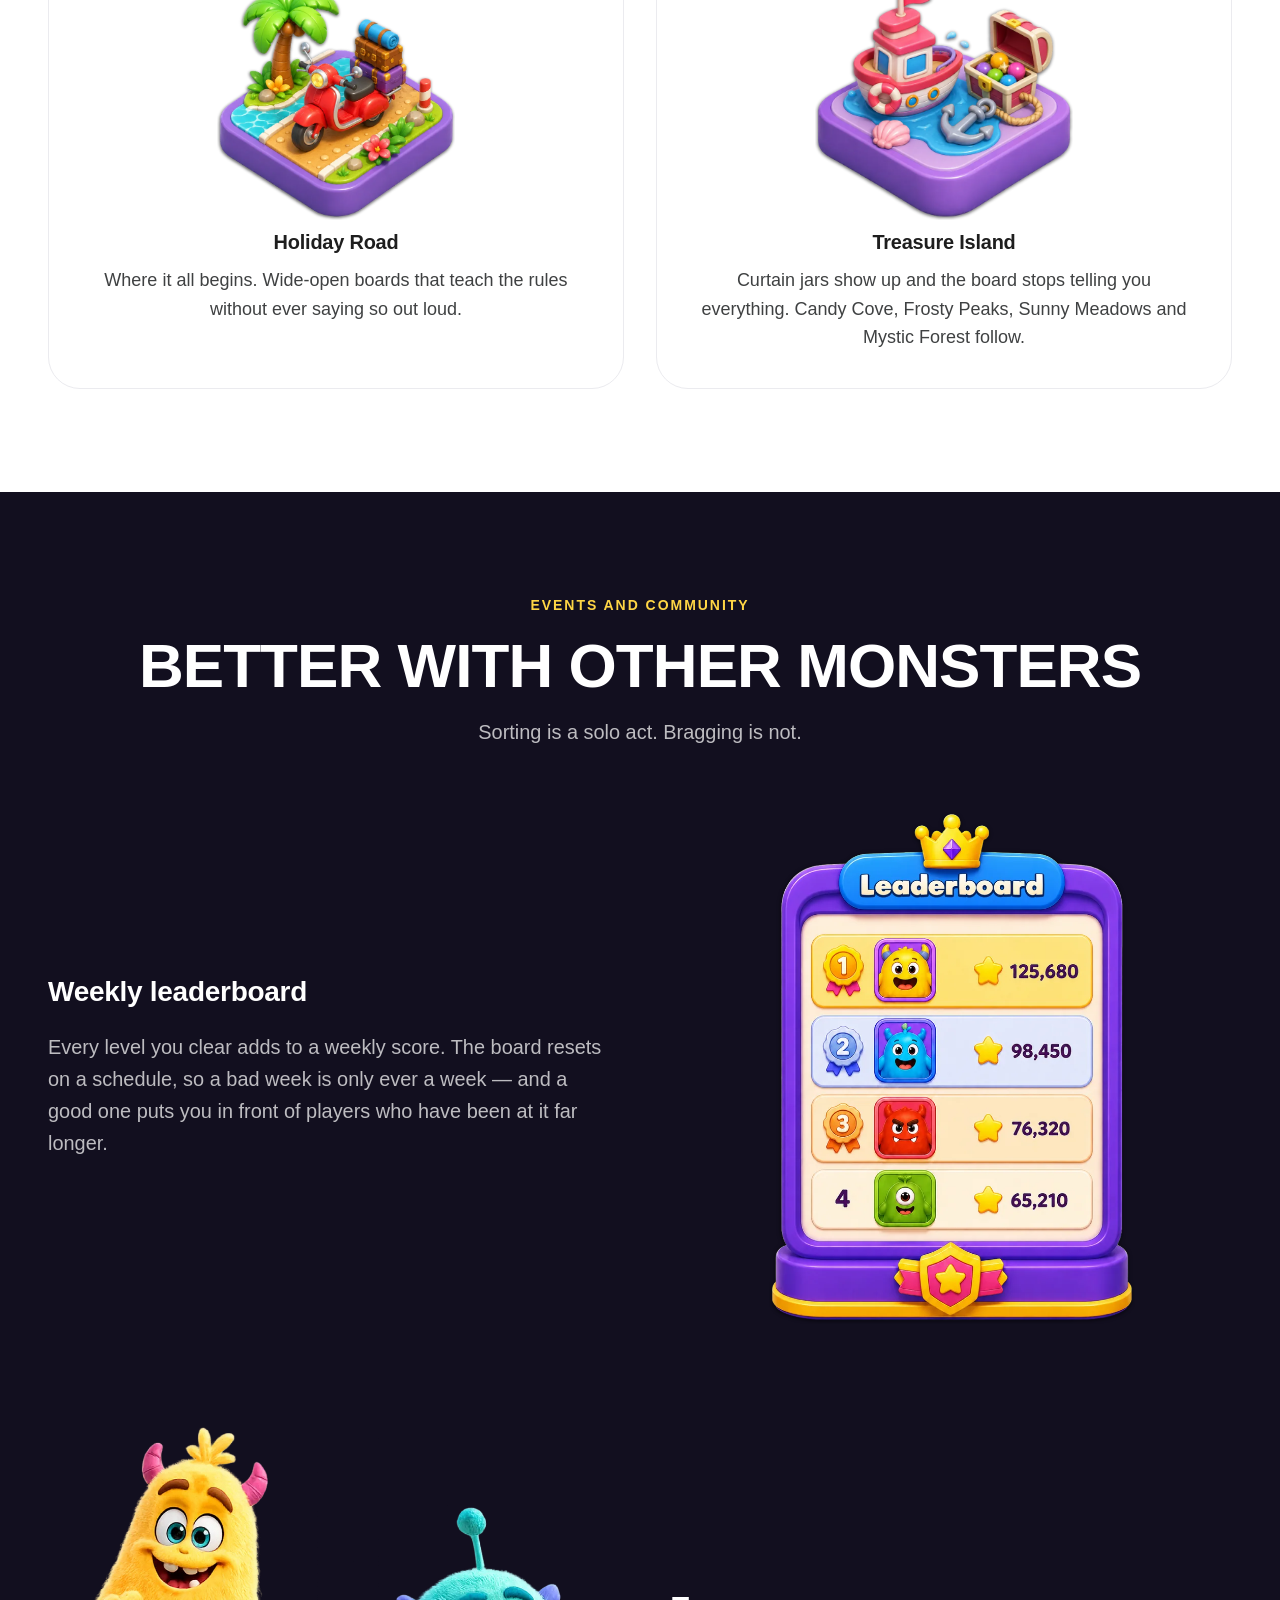
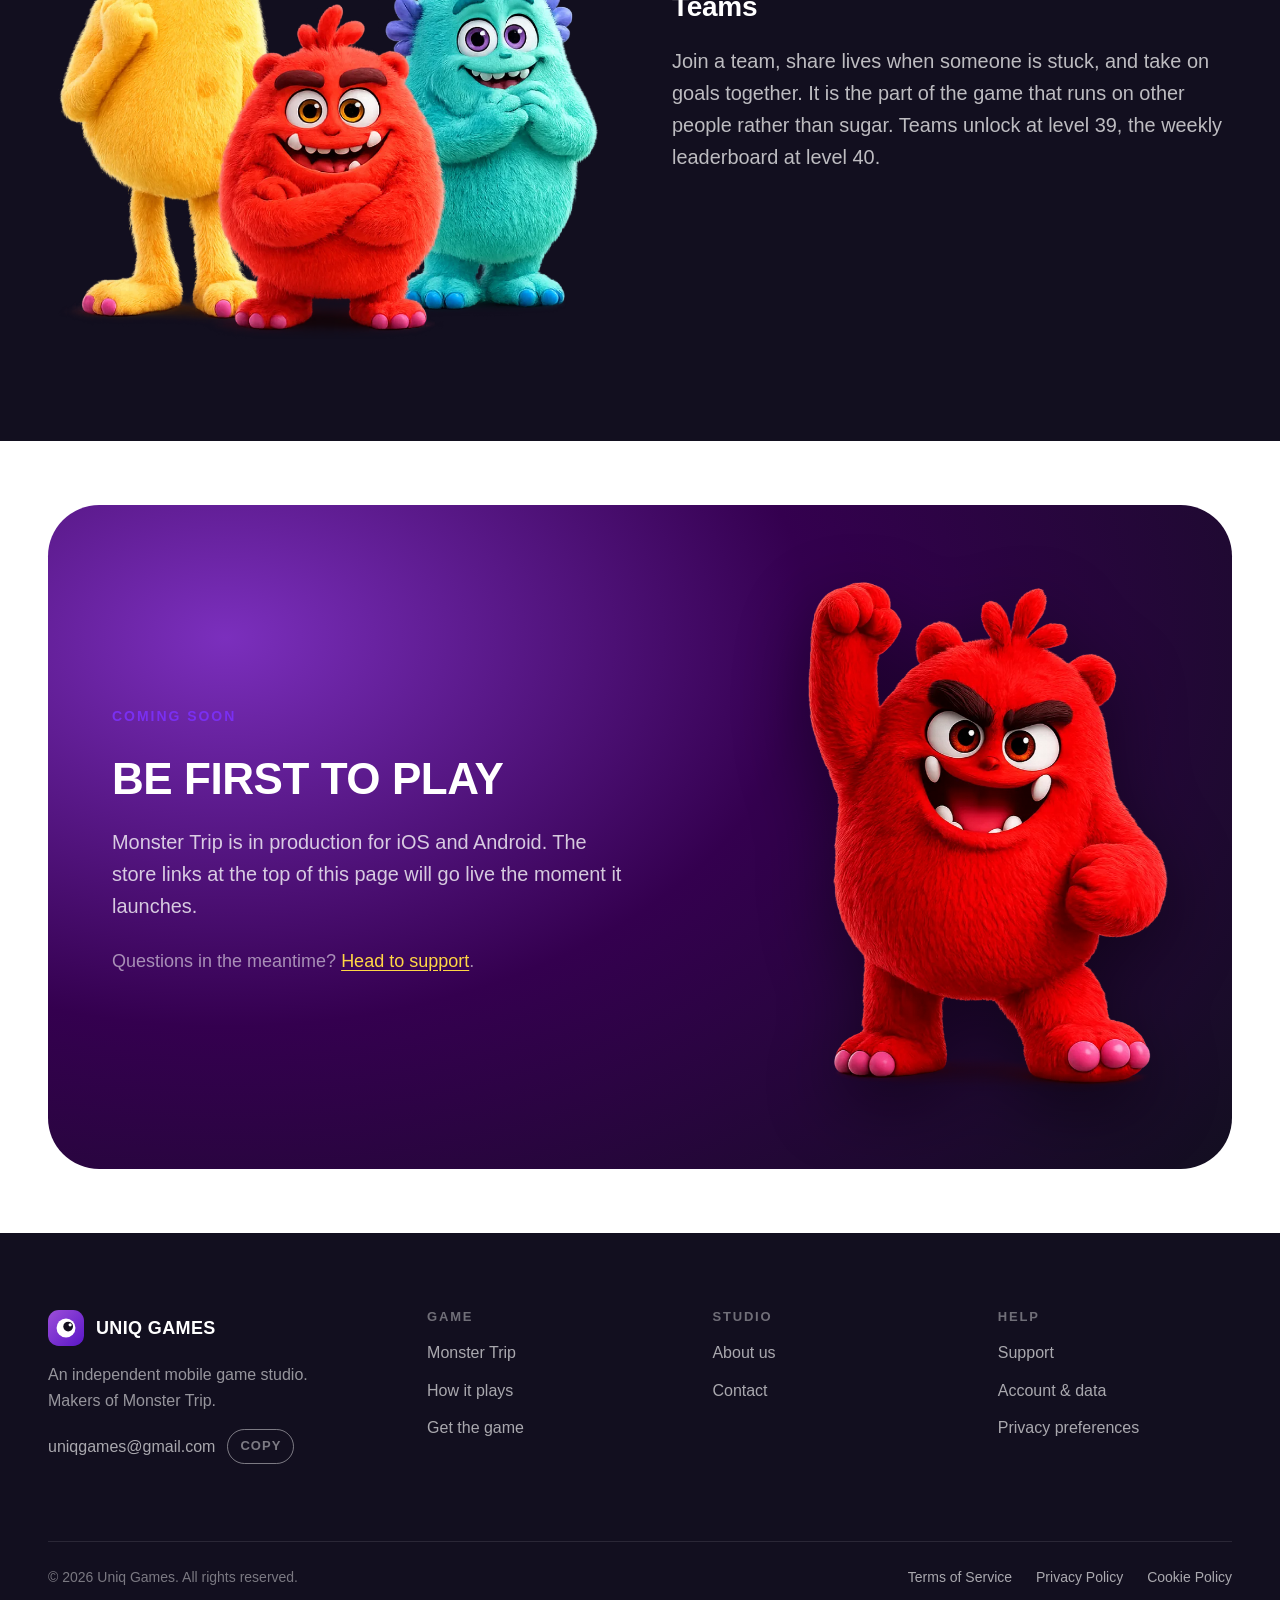
<file: monster-sort/index.html>
<!doctype html>
<html lang="en">
<head>
<meta charset="utf-8">
<title>Redirecting to Monster Trip</title>
<link rel="canonical" href="https://uniqgames.net/monster-trip/">
<meta http-equiv="refresh" content="0; url=/monster-trip/">
<script>location.replace("/monster-trip/" + location.hash);</script>
</head>
<body>
<p>This game is now <a href="/monster-trip/">Monster Trip</a>.</p>
</body>
</html>
</file>
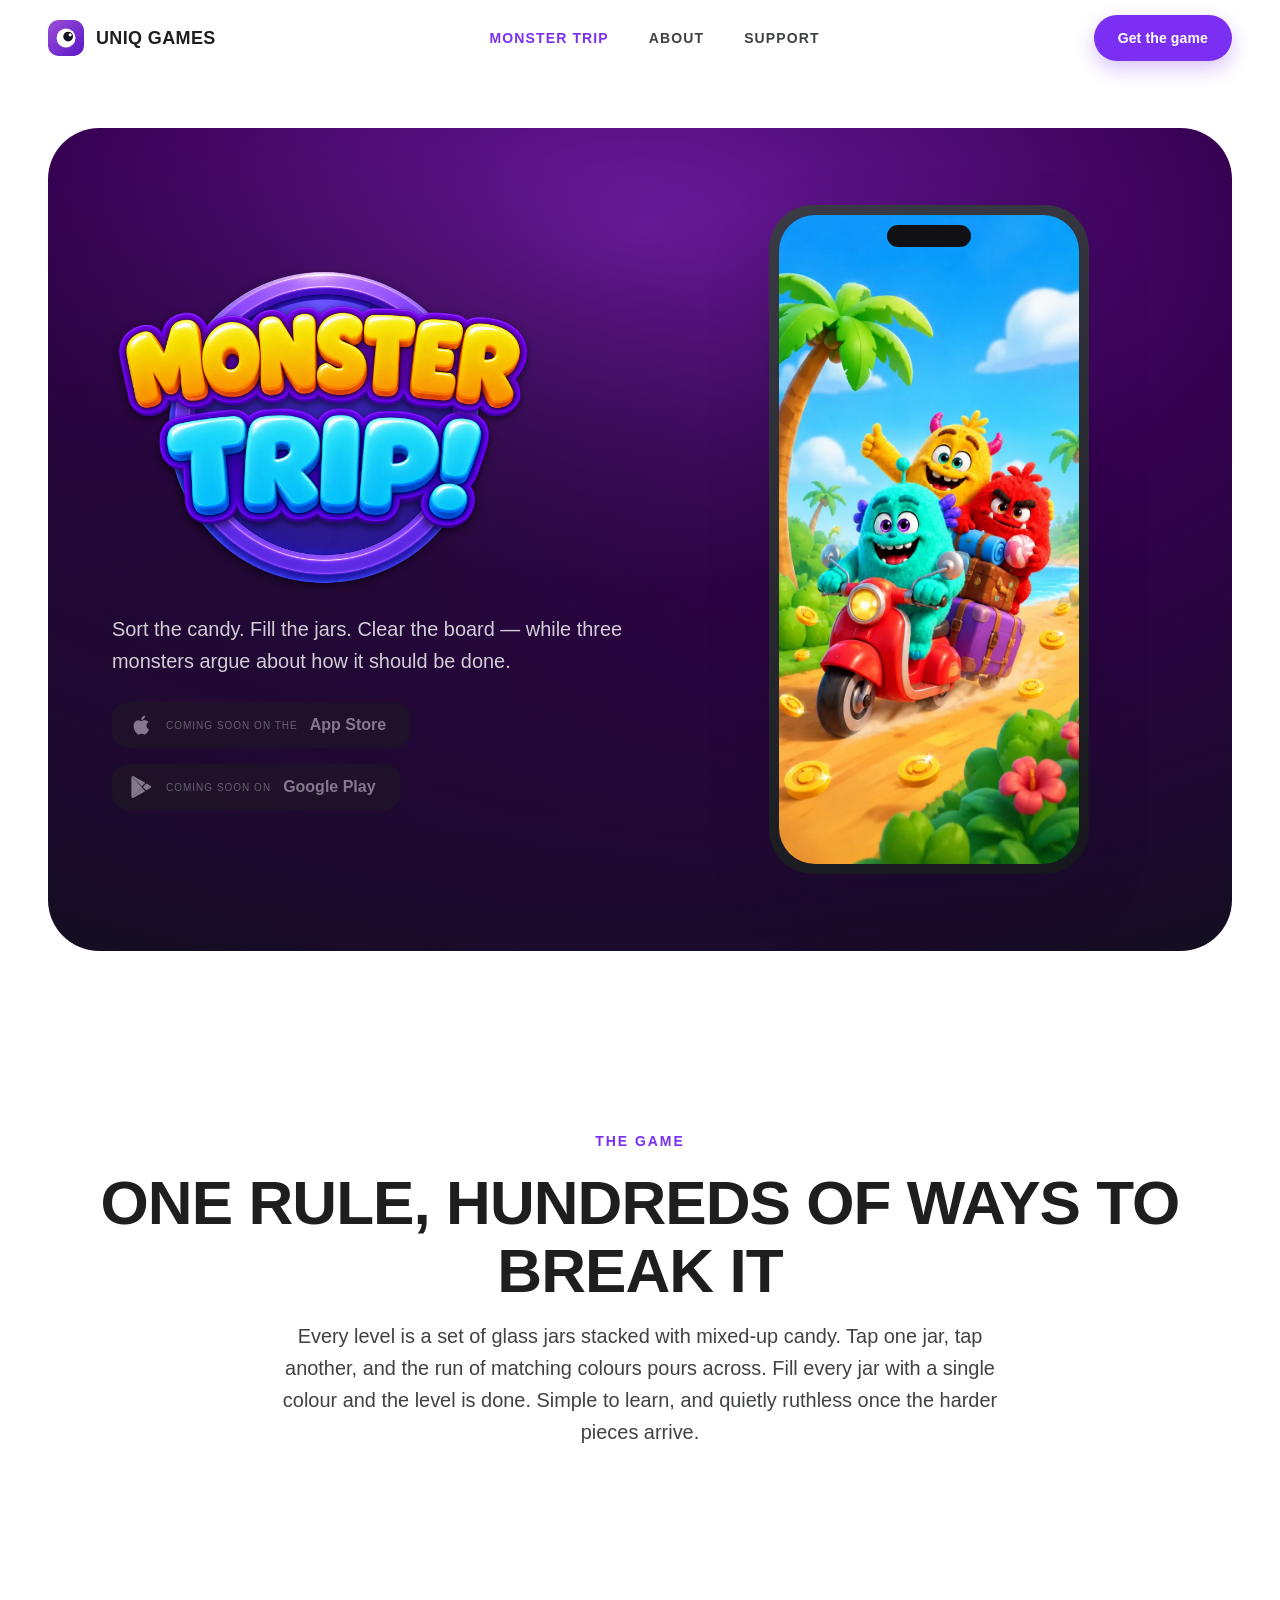
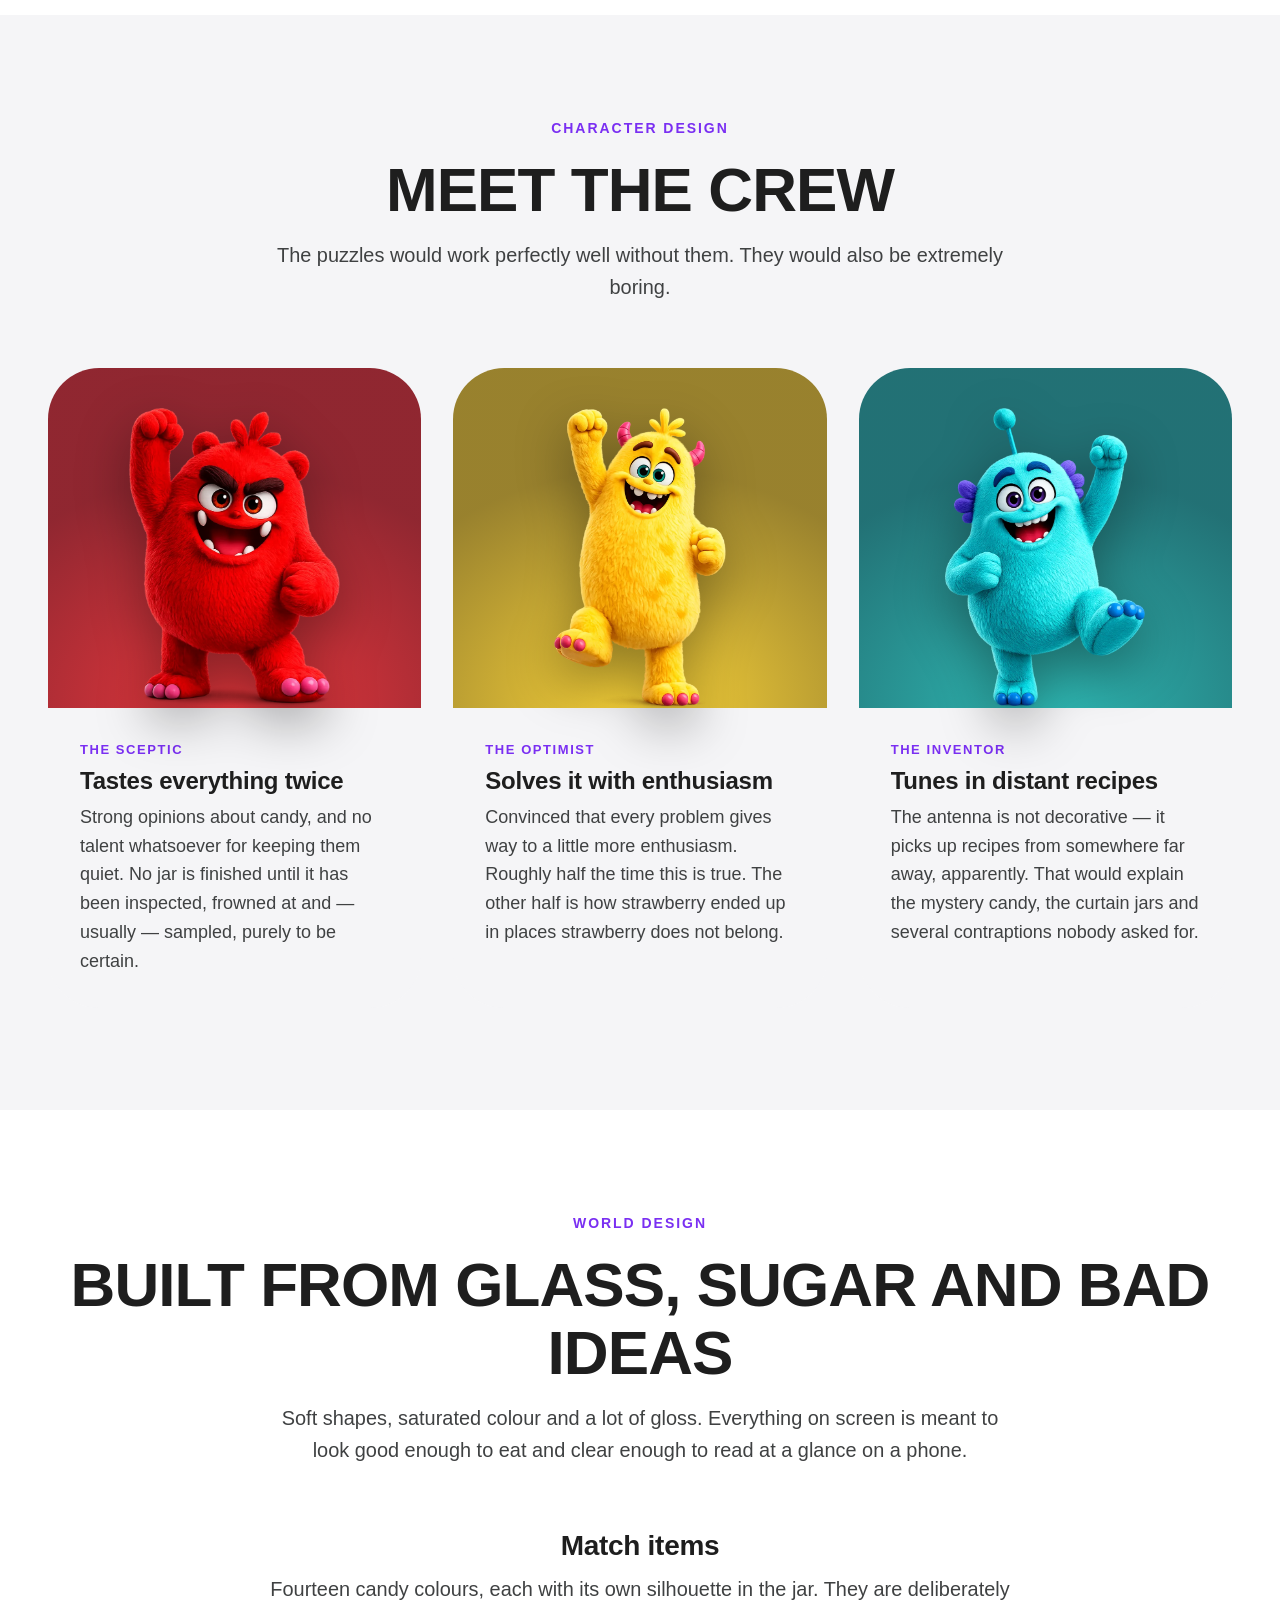
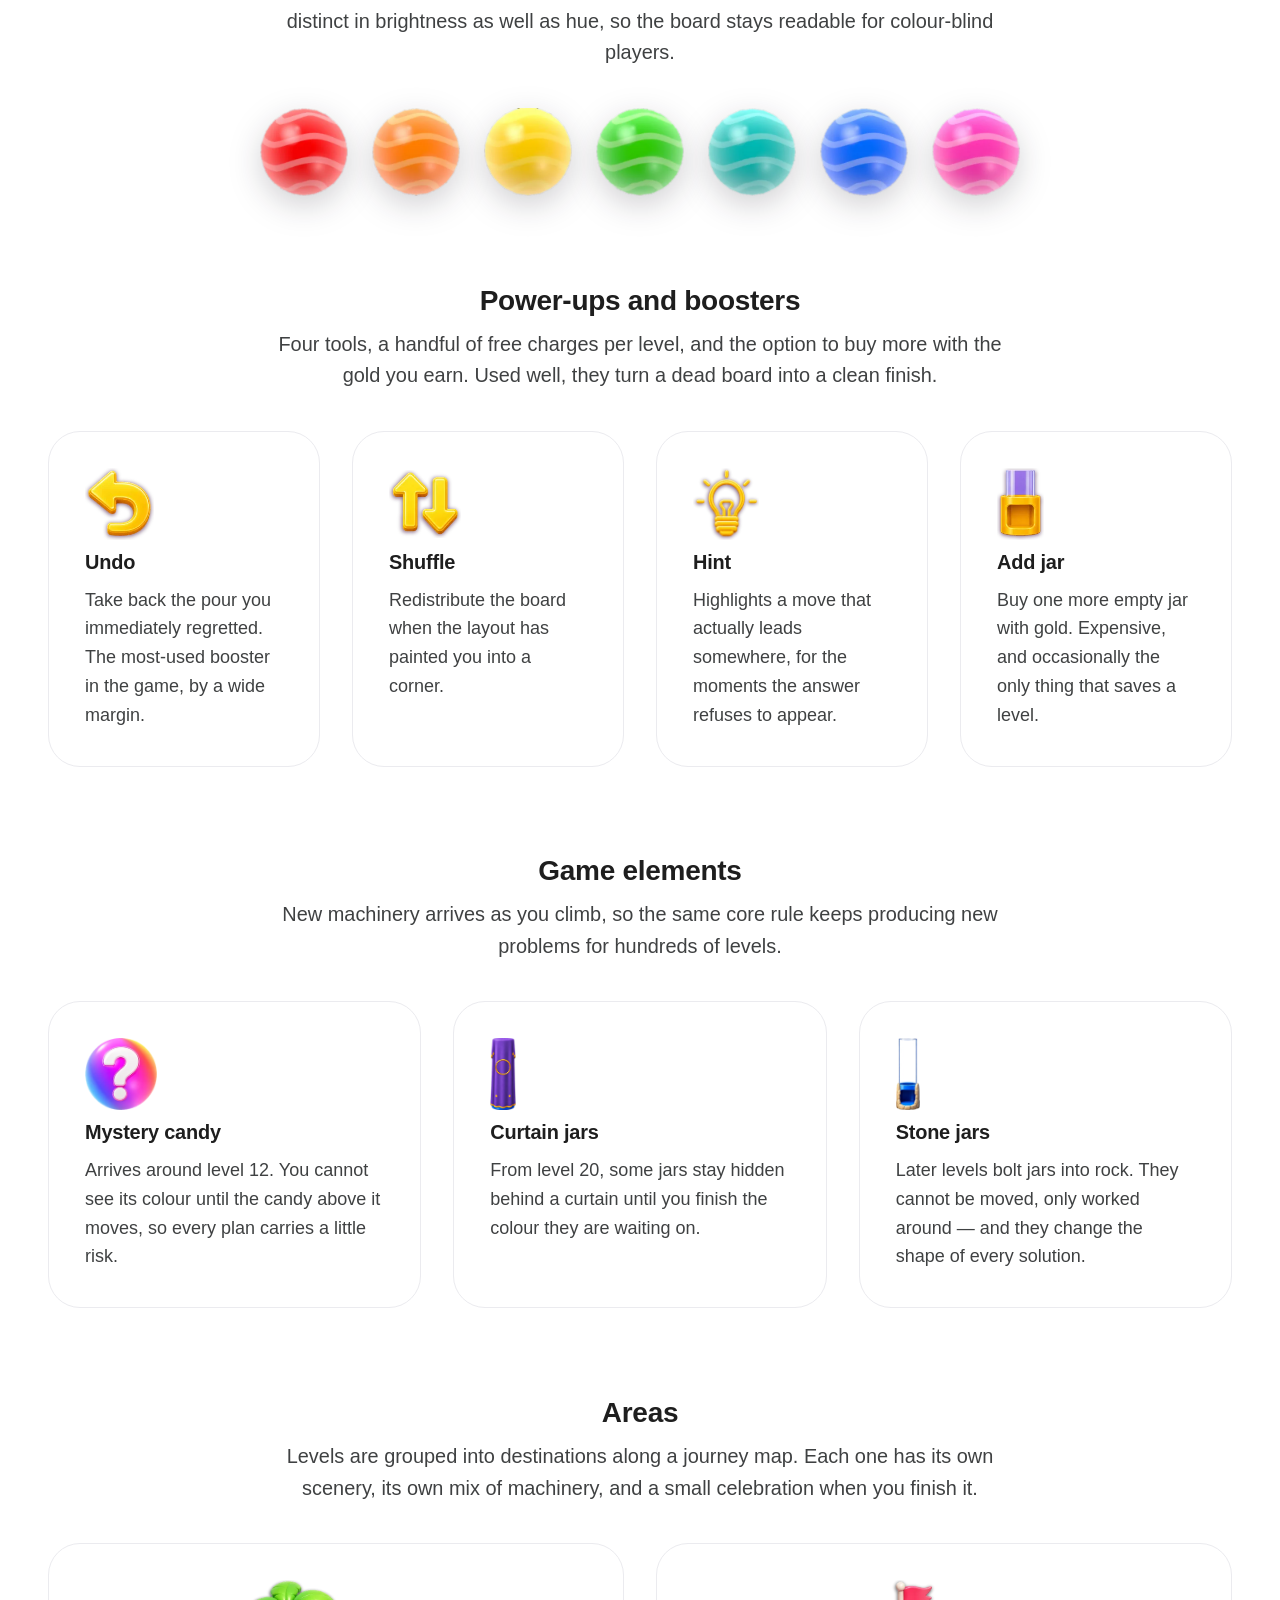
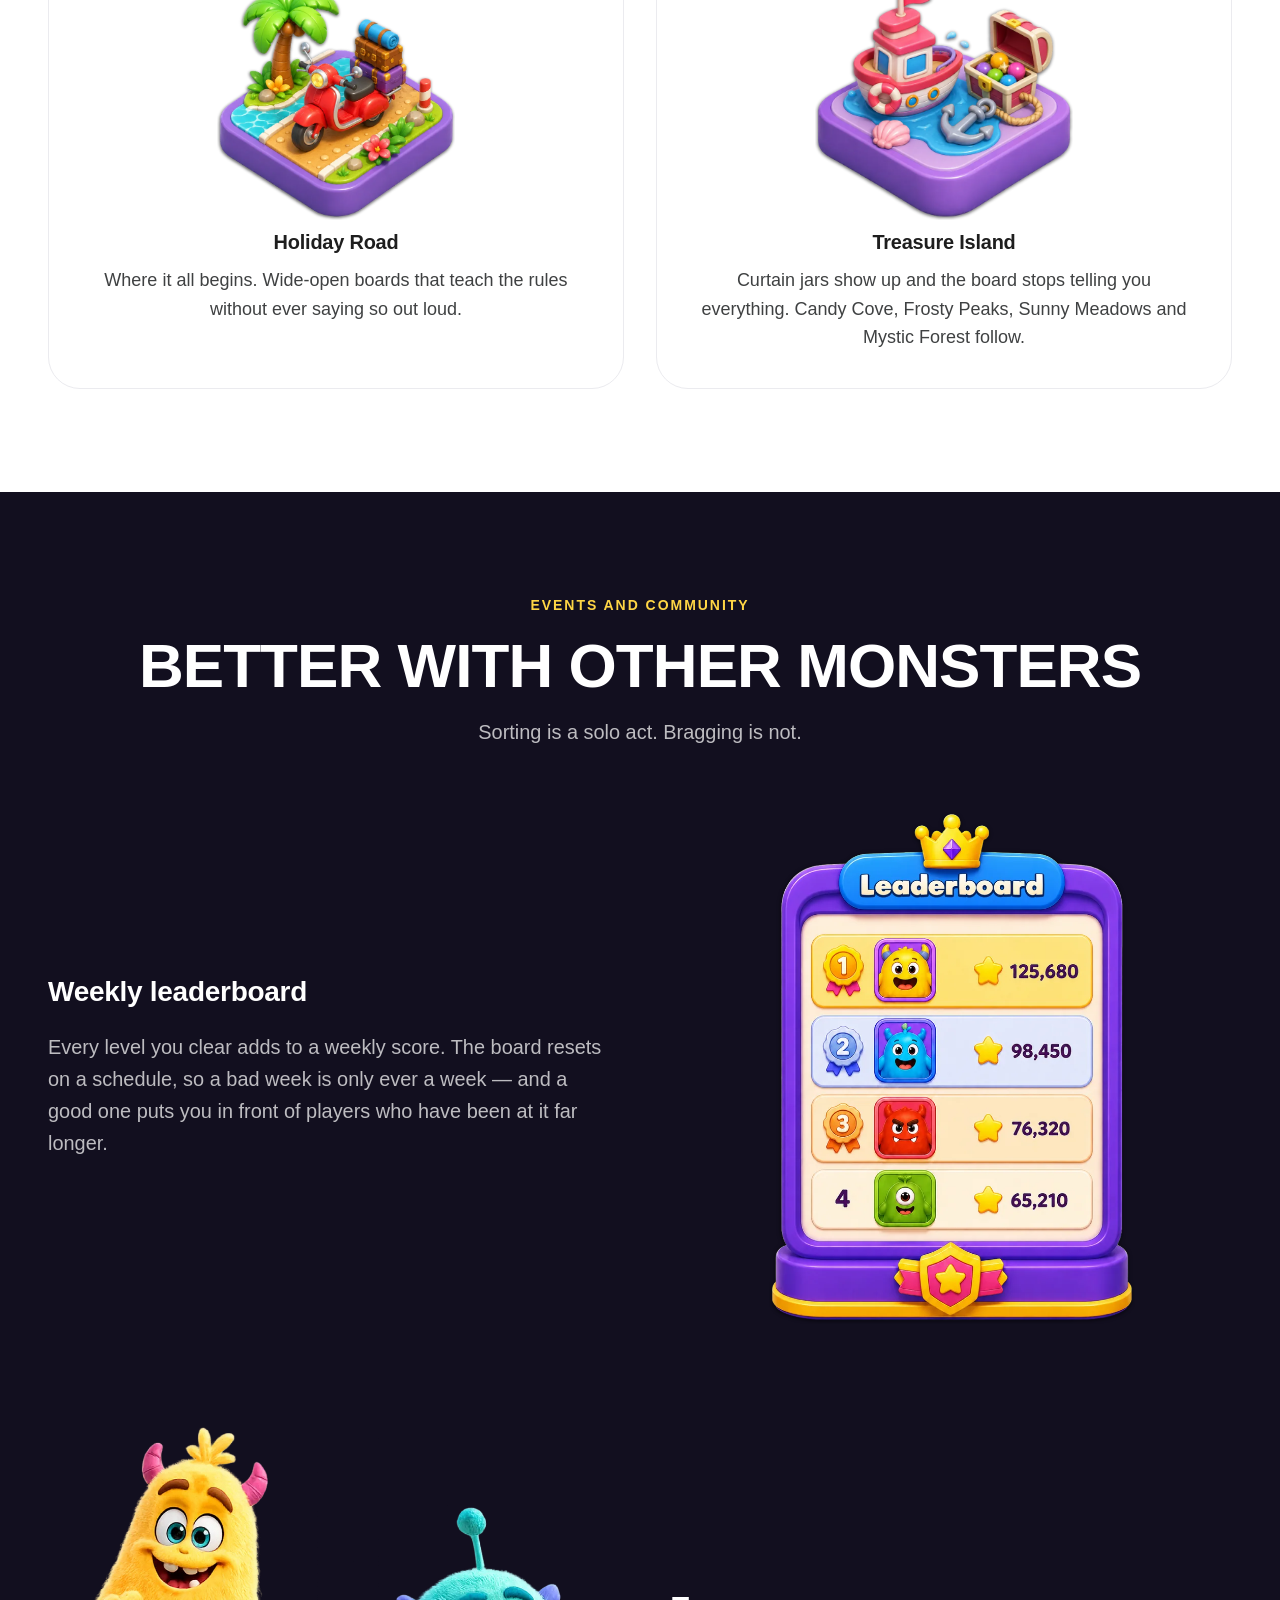
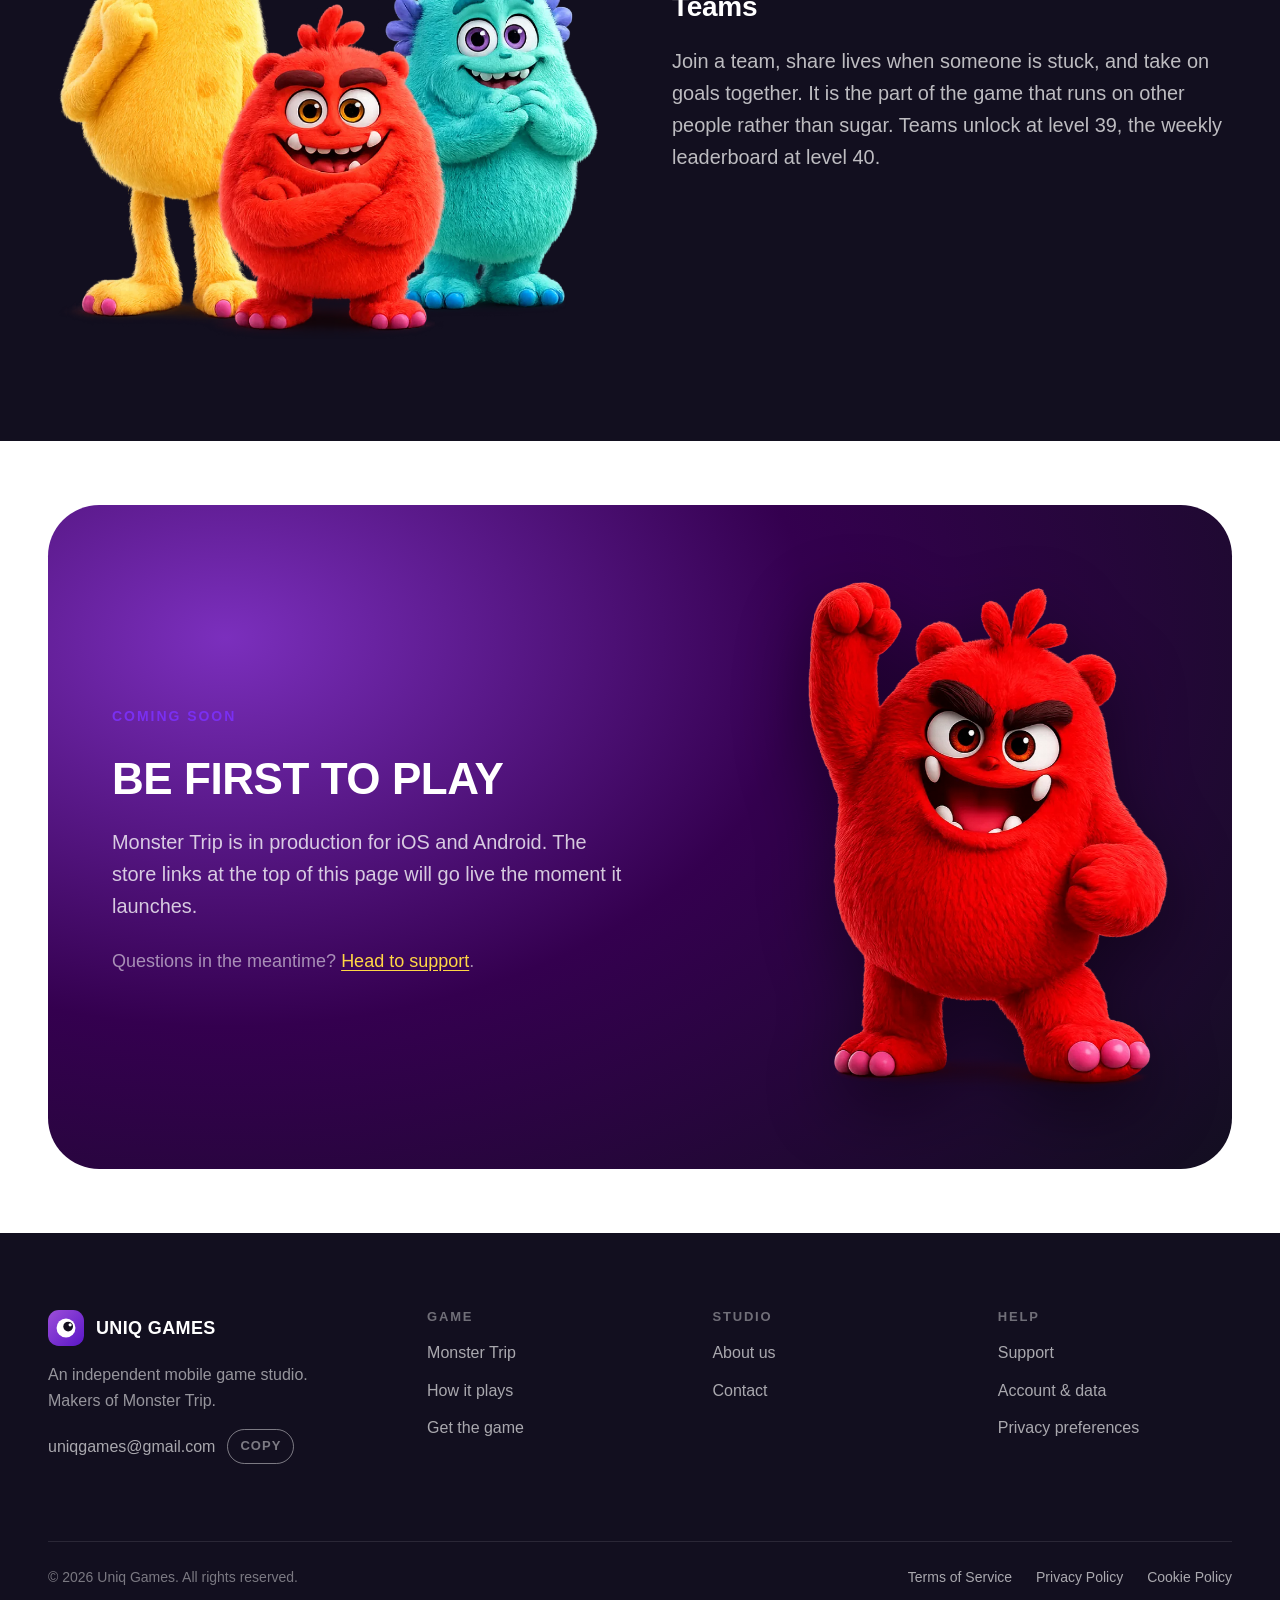
<file: monster-trip/index.html>
<!doctype html>
<html lang="en">
<head>
<meta charset="utf-8">
<meta name="viewport" content="width=device-width, initial-scale=1">
<title>Monster Trip — a colour-sort puzzle from Uniq Games</title>
<meta name="description" content="Monster Trip is a colour-sort puzzle game: pour candy between glass jars until every colour stands on its own, helped along by three very opinionated monsters. Coming to iOS and Android.">
<link rel="canonical" href="https://uniqgames.net/monster-trip/">
<meta name="theme-color" content="#ffffff">
<meta property="og:type" content="website">
<meta property="og:site_name" content="Uniq Games">
<meta property="og:title" content="Monster Trip — a colour-sort puzzle from Uniq Games">
<meta property="og:description" content="Sort the candy, fill the jars, clear the board. Coming to iOS and Android.">
<meta property="og:url" content="https://uniqgames.net/monster-trip/">
<meta property="og:image" content="https://uniqgames.net/assets/img/og-default.jpg">
<meta property="og:image:width" content="1200">
<meta property="og:image:height" content="630">
<meta name="twitter:card" content="summary_large_image">
<link rel="icon" href="/assets/img/favicon.ico" sizes="32x32">
<link rel="icon" href="/assets/img/favicon-32.png" type="image/png">
<link rel="apple-touch-icon" href="/assets/img/apple-touch-icon.png">
<link rel="manifest" href="/site.webmanifest">
<link rel="preconnect" href="https://api.fontshare.com" crossorigin>
<link rel="stylesheet" href="https://api.fontshare.com/v2/css?f%5B%5D=satoshi@400,500,700,900&display=swap">
<link rel="stylesheet" href="/assets/css/main.css">
<script src="/assets/js/main.js" defer></script>
<script type="application/ld+json">
{
  "@context": "https://schema.org",
  "@type": "VideoGame",
  "name": "Monster Trip",
  "url": "https://uniqgames.net/monster-trip/",
  "image": "https://uniqgames.net/assets/img/og-default.jpg",
  "description": "A colour-sort puzzle game about pouring candy between glass jars, with a cast of three monsters.",
  "genre": ["Puzzle", "Casual"],
  "gamePlatform": ["iOS", "Android"],
  "applicationCategory": "GameApplication",
  "publisher": { "@type": "Organization", "name": "Uniq Games" }
}
</script>
</head>
<body>
<a class="skip-link" href="#main">Skip to content</a>

<!-- shell:header -->
<header class="site-header">
  <div class="container site-header__inner">
    <a class="brand" href="/" aria-label="Uniq Games — home">
      <svg class="brand__mark" viewBox="0 0 40 40" aria-hidden="true" focusable="false">
        <rect width="40" height="40" rx="12" fill="url(#markHeader)"/>
        <circle cx="20" cy="20" r="10.5" fill="#fff"/>
        <circle cx="22.4" cy="18.4" r="5.4" fill="#120f1f"/>
        <circle cx="24.6" cy="16.4" r="1.8" fill="#fff"/>
        <defs>
          <linearGradient id="markHeader" x1="0" y1="0" x2="40" y2="40" gradientUnits="userSpaceOnUse">
            <stop stop-color="#9C4FD9"/><stop offset="1" stop-color="#5A16C7"/>
          </linearGradient>
        </defs>
      </svg>
      <span class="brand__name">Uniq Games</span>
    </a>

    <nav class="nav" aria-label="Primary">
      <ul class="nav__list">
        <li class="nav__item">
          <a class="nav__link" href="/monster-trip/" aria-current="page">Monster Trip</a>
        </li>
        <li class="nav__item">
          <a class="nav__link" href="/about/">About</a>
        </li>
        <li class="nav__item">
          <a class="nav__link" href="/support/">Support</a>
        </li>
      </ul>
    </nav>

    <div class="header__actions">
      <a class="btn btn--primary" href="/monster-trip/#get-the-game">Get the game</a>
    </div>

    <button class="nav-toggle" type="button" aria-expanded="false" aria-controls="mobile-nav" aria-label="Open menu">
      <span></span><span></span><span></span>
    </button>
  </div>
</header>

<!-- Kept outside <header>: its backdrop-filter would otherwise become the
     containing block for this fixed-position panel. -->
<div class="mobile-nav" id="mobile-nav">
    <nav aria-label="Mobile">
      <div class="mobile-nav__group">
        <span class="mobile-nav__title">Game</span>
        <a href="/monster-trip/" aria-current="page">Monster Trip</a>
        <a href="/monster-trip/#how-it-works">How it plays</a>
      </div>
      <div class="mobile-nav__group">
        <span class="mobile-nav__title">Studio</span>
        <a href="/about/">About Uniq Games</a>
      </div>
      <div class="mobile-nav__group">
        <span class="mobile-nav__title">Help</span>
        <a href="/support/">Support</a>
        <a href="/privacy/">Privacy Policy</a>
        <a href="/terms/">Terms of Service</a>
        <a href="/cookies/">Cookie Policy</a>
        <a href="/privacy-preferences/">Privacy preferences</a>
      </div>
      <a class="btn btn--primary" href="/monster-trip/#get-the-game">Get the game</a>
    </nav>
  </div>
<!-- /shell:header -->

<main id="main">

  <section class="hero">
    <div class="container">
      <div class="hero__stage">
        <div class="hero__grid">
          <div class="hero__copy">
            <h1>
              <img class="hero__logo" src="/assets/img/logo-monster-trip.webp" width="753" height="576" alt="Monster Trip" fetchpriority="high" decoding="async">
            </h1>
            <p class="hero__text">Sort the candy. Fill the jars. Clear the board — while three monsters argue about how it should be done.</p>
            <!-- shell:stores -->
            <div class="store-row">
              <span class="store-badge" aria-disabled="true">
                <svg viewBox="0 0 24 24" aria-hidden="true"><path d="M17.05 12.54c-.02-2.2 1.8-3.26 1.88-3.31-1.02-1.5-2.62-1.7-3.19-1.73-1.36-.14-2.65.8-3.34.8-.69 0-1.75-.78-2.87-.76-1.48.02-2.84.86-3.6 2.18-1.53 2.66-.39 6.6 1.1 8.76.73 1.06 1.6 2.25 2.74 2.2 1.1-.04 1.52-.71 2.85-.71 1.33 0 1.7.71 2.87.69 1.18-.02 1.93-1.08 2.65-2.14.84-1.23 1.18-2.42 1.2-2.48-.03-.01-2.3-.88-2.29-3.5zM14.86 6.1c.6-.74 1.02-1.75.9-2.77-.87.04-1.93.58-2.56 1.31-.56.65-1.06 1.7-.93 2.7.97.08 1.97-.5 2.59-1.24z"/></svg>
                <span>Coming soon on the</span><strong>App Store</strong>
              </span>
              <span class="store-badge" aria-disabled="true">
                <svg viewBox="0 0 24 24" aria-hidden="true"><path d="M3.61 2.29c-.31.33-.49.83-.49 1.48v16.46c0 .65.18 1.15.49 1.48l.06.05 9.22-9.22v-.22L3.67 2.24l-.06.05zM16.9 15.13l-3.07-3.07v-.22l3.08-3.08.07.04 3.64 2.07c1.04.59 1.04 1.56 0 2.15l-3.64 2.07-.08.04zM15.94 15.85 12.8 12.7l-9.19 9.19c.34.36.91.4 1.55.05l10.78-6.09M15.94 8.15 5.16 2.06c-.64-.36-1.21-.31-1.55.05l9.19 9.19 3.14-3.15z"/></svg>
                <span>Coming soon on</span><strong>Google Play</strong>
              </span>
            </div>
            <!-- /shell:stores -->
          </div>
          <div class="phone">
            <img src="/assets/img/screen-key-art.webp" width="720" height="1558" alt="The three Monster Trip monsters riding a scooter loaded with luggage and candy down a beach road" decoding="async">
          </div>
        </div>
      </div>
    </div>
  </section>

  <section class="section" id="how-it-works">
    <div class="container">
      <div class="section-head center" data-reveal>
        <span class="eyebrow">The game</span>
        <h2 class="title-xl">One rule, hundreds of ways to break it</h2>
        <p class="lede">Every level is a set of glass jars stacked with mixed-up candy. Tap one jar, tap another, and the run of matching colours pours across. Fill every jar with a single colour and the level is done. Simple to learn, and quietly ruthless once the harder pieces arrive.</p>
      </div>
    </div>
  </section>

  <section class="section section--wash" id="characters">
    <div class="container">
      <div class="section-head center" data-reveal>
        <span class="eyebrow">Character design</span>
        <h2 class="title-xl">Meet the crew</h2>
        <p class="lede">The puzzles would work perfectly well without them. They would also be extremely boring.</p>
      </div>

      <div class="cards cards--3">
        <article class="character" style="--stage:#EB383D" data-reveal>
          <div class="character__stage">
            <img src="/assets/img/monster-red.webp" width="620" height="879" alt="A round red monster with heavy eyebrows, punching the air" loading="lazy" decoding="async">
          </div>
          <div class="character__body">
            <span class="character__role">The sceptic</span>
            <h3 class="title-sm">Tastes everything twice</h3>
            <p>Strong opinions about candy, and no talent whatsoever for keeping them quiet. No jar is finished until it has been inspected, frowned at and — usually — sampled, purely to be certain.</p>
          </div>
        </article>

        <article class="character" style="--stage:#FAD438" data-reveal>
          <div class="character__stage">
            <img src="/assets/img/monster-yellow.webp" width="620" height="1083" alt="A tall yellow monster with pink horns, cheering" loading="lazy" decoding="async">
          </div>
          <div class="character__body">
            <span class="character__role">The optimist</span>
            <h3 class="title-sm">Solves it with enthusiasm</h3>
            <p>Convinced that every problem gives way to a little more enthusiasm. Roughly half the time this is true. The other half is how strawberry ended up in places strawberry does not belong.</p>
          </div>
        </article>

        <article class="character" style="--stage:#2EB8B3" data-reveal>
          <div class="character__stage">
            <img src="/assets/img/monster-teal.webp" width="620" height="931" alt="A teal monster with an antenna, waving" loading="lazy" decoding="async">
          </div>
          <div class="character__body">
            <span class="character__role">The inventor</span>
            <h3 class="title-sm">Tunes in distant recipes</h3>
            <p>The antenna is not decorative — it picks up recipes from somewhere far away, apparently. That would explain the mystery candy, the curtain jars and several contraptions nobody asked for.</p>
          </div>
        </article>
      </div>
    </div>
  </section>

  <section class="section" id="world">
    <div class="container">
      <div class="section-head center" data-reveal>
        <span class="eyebrow">World design</span>
        <h2 class="title-xl">Built from glass, sugar and bad ideas</h2>
        <p class="lede">Soft shapes, saturated colour and a lot of gloss. Everything on screen is meant to look good enough to eat and clear enough to read at a glance on a phone.</p>
      </div>

      <div class="subsection" data-reveal>
        <div class="subhead center">
          <h3 class="title-md">Match items</h3>
          <p class="lede center">Fourteen candy colours, each with its own silhouette in the jar. They are deliberately distinct in brightness as well as hue, so the board stays readable for colour-blind players.</p>
        </div>
        <div class="swatches">
          <img src="/assets/img/candy-red.webp" width="219" height="218" alt="Red candy" loading="lazy" decoding="async">
          <img src="/assets/img/candy-orange.webp" width="219" height="220" alt="Orange candy" loading="lazy" decoding="async">
          <img src="/assets/img/candy-yellow.webp" width="219" height="216" alt="Yellow candy" loading="lazy" decoding="async">
          <img src="/assets/img/candy-green.webp" width="219" height="218" alt="Green candy" loading="lazy" decoding="async">
          <img src="/assets/img/candy-teal.webp" width="218" height="219" alt="Teal candy" loading="lazy" decoding="async">
          <img src="/assets/img/candy-blue.webp" width="220" height="218" alt="Blue candy" loading="lazy" decoding="async">
          <img src="/assets/img/candy-pink.webp" width="219" height="219" alt="Pink candy" loading="lazy" decoding="async">
        </div>
      </div>

      <div class="subsection" data-reveal>
        <div class="subhead center">
          <h3 class="title-md">Power-ups and boosters</h3>
          <p class="lede center">Four tools, a handful of free charges per level, and the option to buy more with the gold you earn. Used well, they turn a dead board into a clean finish.</p>
        </div>
        <div class="cards cards--4">
          <article class="card">
            <img class="card__icon" src="/assets/img/booster-undo.webp" width="131" height="136" alt="" loading="lazy" decoding="async">
            <h4 class="title-xs">Undo</h4>
            <p>Take back the pour you immediately regretted. The most-used booster in the game, by a wide margin.</p>
          </article>
          <article class="card">
            <img class="card__icon" src="/assets/img/booster-shuffle.webp" width="137" height="130" alt="" loading="lazy" decoding="async">
            <h4 class="title-xs">Shuffle</h4>
            <p>Redistribute the board when the layout has painted you into a corner.</p>
          </article>
          <article class="card">
            <img class="card__icon" src="/assets/img/booster-hint.webp" width="140" height="152" alt="" loading="lazy" decoding="async">
            <h4 class="title-xs">Hint</h4>
            <p>Highlights a move that actually leads somewhere, for the moments the answer refuses to appear.</p>
          </article>
          <article class="card">
            <img class="card__icon" src="/assets/img/booster-add-jar.webp" width="92" height="140" alt="" loading="lazy" decoding="async">
            <h4 class="title-xs">Add jar</h4>
            <p>Buy one more empty jar with gold. Expensive, and occasionally the only thing that saves a level.</p>
          </article>
        </div>
      </div>

      <div class="subsection" data-reveal>
        <div class="subhead center">
          <h3 class="title-md">Game elements</h3>
          <p class="lede center">New machinery arrives as you climb, so the same core rule keeps producing new problems for hundreds of levels.</p>
        </div>
        <div class="cards cards--3">
          <article class="card">
            <img class="card__icon" src="/assets/img/item-mystery.webp" width="320" height="318" alt="" loading="lazy" decoding="async">
            <h4 class="title-xs">Mystery candy</h4>
            <p>Arrives around level 12. You cannot see its colour until the candy above it moves, so every plan carries a little risk.</p>
          </article>
          <article class="card">
            <img class="card__icon" src="/assets/img/item-curtain.webp" width="252" height="711" alt="" loading="lazy" decoding="async">
            <h4 class="title-xs">Curtain jars</h4>
            <p>From level 20, some jars stay hidden behind a curtain until you finish the colour they are waiting on.</p>
          </article>
          <article class="card">
            <img class="card__icon" src="/assets/img/item-stone.webp" width="100" height="293" alt="" loading="lazy" decoding="async">
            <h4 class="title-xs">Stone jars</h4>
            <p>Later levels bolt jars into rock. They cannot be moved, only worked around — and they change the shape of every solution.</p>
          </article>
        </div>
      </div>

      <div class="subsection" data-reveal>
        <div class="subhead center">
          <h3 class="title-md">Areas</h3>
          <p class="lede center">Levels are grouped into destinations along a journey map. Each one has its own scenery, its own mix of machinery, and a small celebration when you finish it.</p>
        </div>
        <div class="cards cards--2">
          <article class="card center">
            <img class="card__figure" src="/assets/img/area-holiday-road.webp" width="720" height="729" alt="Holiday Road: a scooter loaded with luggage beside a palm tree" loading="lazy" decoding="async">
            <h4 class="title-xs">Holiday Road</h4>
            <p>Where it all begins. Wide-open boards that teach the rules without ever saying so out loud.</p>
          </article>
          <article class="card center">
            <img class="card__figure" src="/assets/img/area-treasure-island.webp" width="720" height="670" alt="Treasure Island: a small boat beside an open treasure chest full of candy" loading="lazy" decoding="async">
            <h4 class="title-xs">Treasure Island</h4>
            <p>Curtain jars show up and the board stops telling you everything. Candy Cove, Frosty Peaks, Sunny Meadows and Mystic Forest follow.</p>
          </article>
        </div>
      </div>
    </div>
  </section>

  <section class="section section--ink" id="events">
    <div class="container">
      <div class="section-head center" data-reveal>
        <span class="eyebrow">Events and community</span>
        <h2 class="title-xl">Better with other monsters</h2>
        <p class="lede">Sorting is a solo act. Bragging is not.</p>
      </div>

      <div class="split" data-reveal>
        <div class="split__copy">
          <h3 class="title-md">Weekly leaderboard</h3>
          <p class="lede">Every level you clear adds to a weekly score. The board resets on a schedule, so a bad week is only ever a week — and a good one puts you in front of players who have been at it far longer.</p>
        </div>
        <div class="split__media split__media--bare">
          <img src="/assets/img/panel-leaderboard.webp" width="720" height="1006" alt="The in-game weekly leaderboard panel" loading="lazy" decoding="async">
        </div>
      </div>

      <div class="split split--reverse" data-reveal>
        <div class="split__copy">
          <h3 class="title-md">Teams</h3>
          <p class="lede">Join a team, share lives when someone is stuck, and take on goals together. It is the part of the game that runs on other people rather than sugar. Teams unlock at level 39, the weekly leaderboard at level 40.</p>
        </div>
        <div class="split__media split__media--bare">
          <img src="/assets/img/monsters-trio.webp" width="1000" height="949" alt="The three monsters standing together" loading="lazy" decoding="async">
        </div>
      </div>

    </div>
  </section>

  <section class="section--tight" id="get-the-game">
    <div class="container">
      <div class="cta-band" data-reveal>
        <div class="cta-band__grid">
          <div class="stack">
            <span class="eyebrow">Coming soon</span>
            <h2 class="title-lg">Be first to play</h2>
            <p>Monster Trip is in production for iOS and Android. The store links at the top of this page will go live the moment it launches.</p>
            <p class="muted">Questions in the meantime? <a href="/support/">Head to support</a>.</p>
          </div>
          <img class="cta-band__art" src="/assets/img/monster-red.webp" width="620" height="879" alt="" loading="lazy" decoding="async">
        </div>
      </div>
    </div>
  </section>

</main>

<!-- shell:footer -->
<footer class="site-footer">
  <div class="container">
    <div class="footer__top">
      <div class="footer__brand">
        <a class="brand" href="/" aria-label="Uniq Games — home">
          <svg class="brand__mark" viewBox="0 0 40 40" aria-hidden="true" focusable="false">
            <rect width="40" height="40" rx="12" fill="url(#markFooter)"/>
            <circle cx="20" cy="20" r="10.5" fill="#fff"/>
            <circle cx="22.4" cy="18.4" r="5.4" fill="#120f1f"/>
            <circle cx="24.6" cy="16.4" r="1.8" fill="#fff"/>
            <defs>
              <linearGradient id="markFooter" x1="0" y1="0" x2="40" y2="40" gradientUnits="userSpaceOnUse">
                <stop stop-color="#9C4FD9"/><stop offset="1" stop-color="#5A16C7"/>
              </linearGradient>
            </defs>
          </svg>
          <span class="brand__name">Uniq Games</span>
        </a>
        <p class="footer__blurb">An independent mobile game studio. Makers of Monster Trip.</p>
        <div class="copy-field">
          <a href="mailto:uniqgames@gmail.com">uniqgames@gmail.com</a>
          <button class="copy-btn" type="button" data-copy="uniqgames@gmail.com">Copy</button>
        </div>
      </div>

      <div class="footer__col">
        <h2>Game</h2>
        <ul>
          <li><a href="/monster-trip/" aria-current="page">Monster Trip</a></li>
          <li><a href="/monster-trip/#how-it-works">How it plays</a></li>
          <li><a href="/monster-trip/#get-the-game">Get the game</a></li>
        </ul>
      </div>

      <div class="footer__col">
        <h2>Studio</h2>
        <ul>
          <li><a href="/about/">About us</a></li>
          <li><a href="mailto:uniqgames@gmail.com">Contact</a></li>
        </ul>
      </div>

      <div class="footer__col">
        <h2>Help</h2>
        <ul>
          <li><a href="/support/">Support</a></li>
          <li><a href="/support/#account">Account &amp; data</a></li>
          <li><a href="/privacy-preferences/">Privacy preferences</a></li>
        </ul>
      </div>
    </div>

    <div class="footer__bottom">
      <p>&copy; <span data-year>2026</span> Uniq Games. All rights reserved.</p>
      <ul class="footer__legal">
        <li><a href="/terms/">Terms of Service</a></li>
        <li><a href="/privacy/">Privacy Policy</a></li>
        <li><a href="/cookies/">Cookie Policy</a></li>
      </ul>
    </div>
  </div>
</footer>
<!-- /shell:footer -->

</body>
</html>
</file>
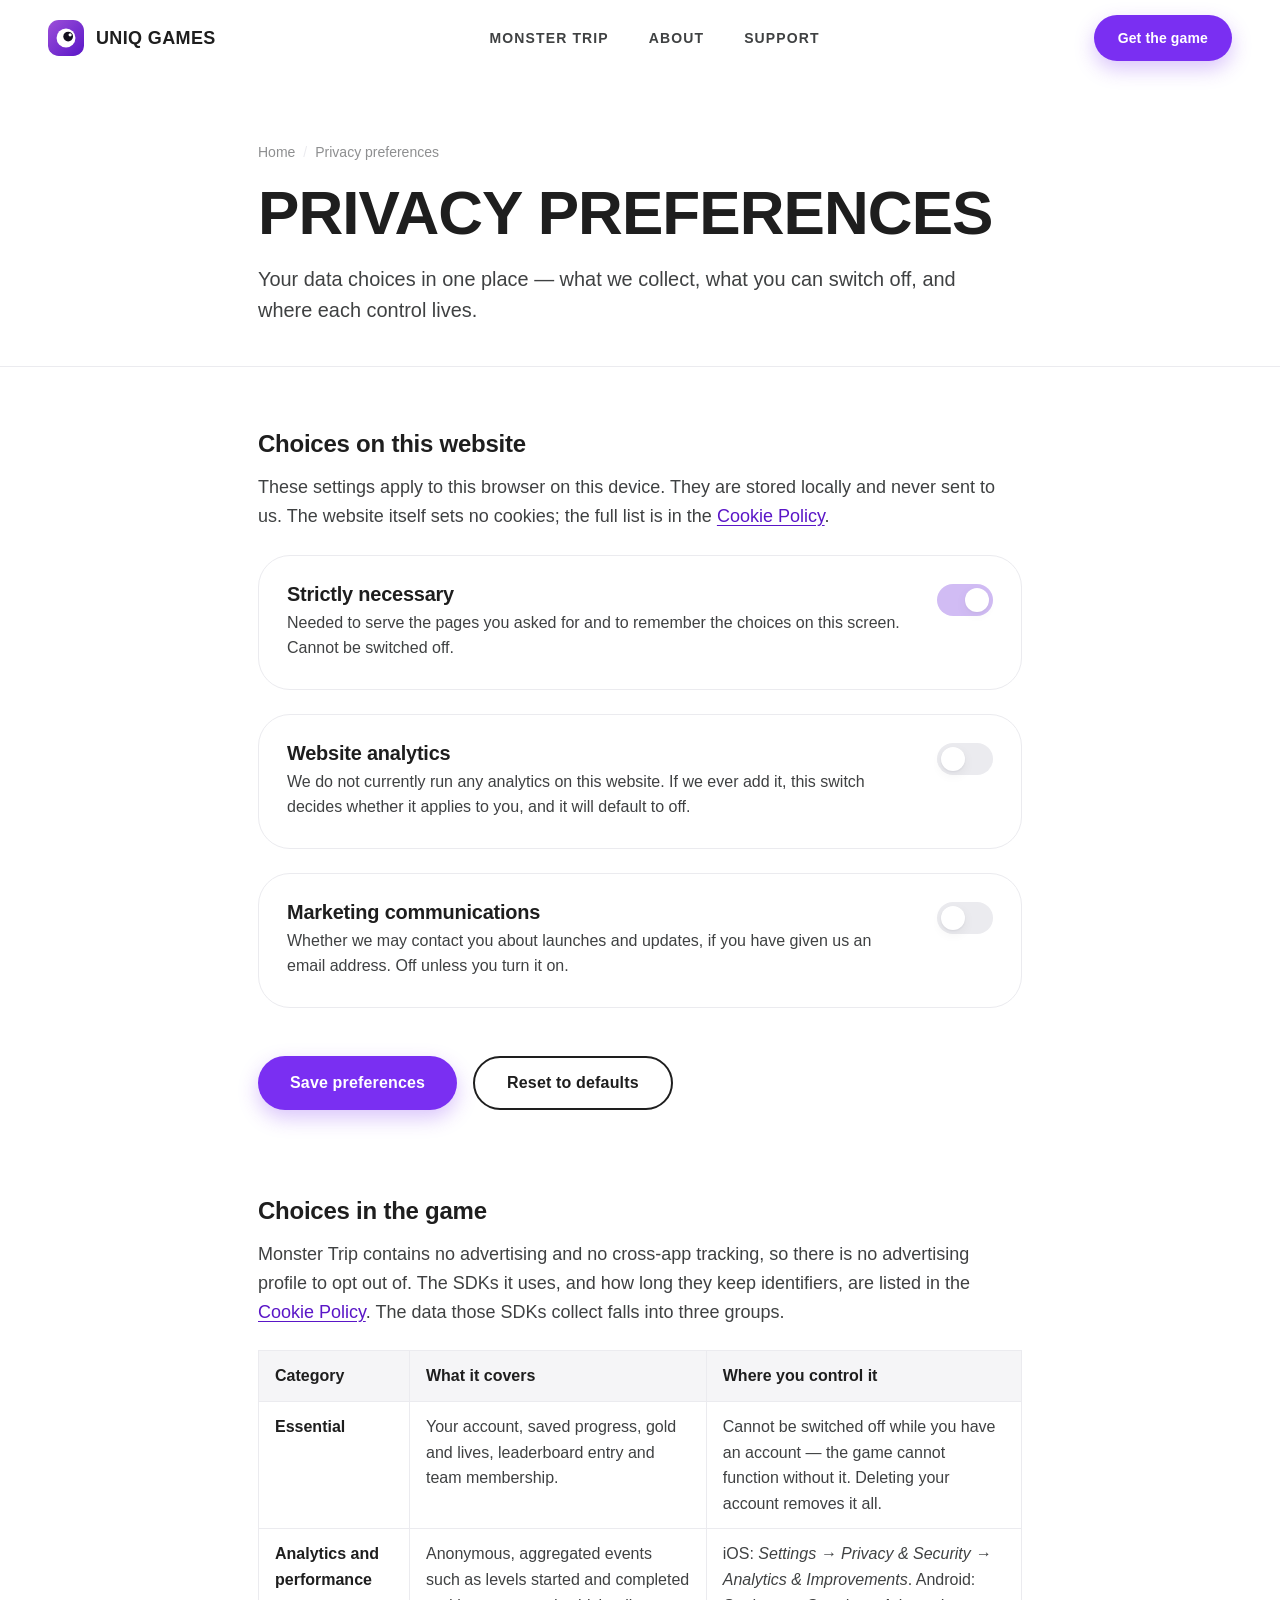
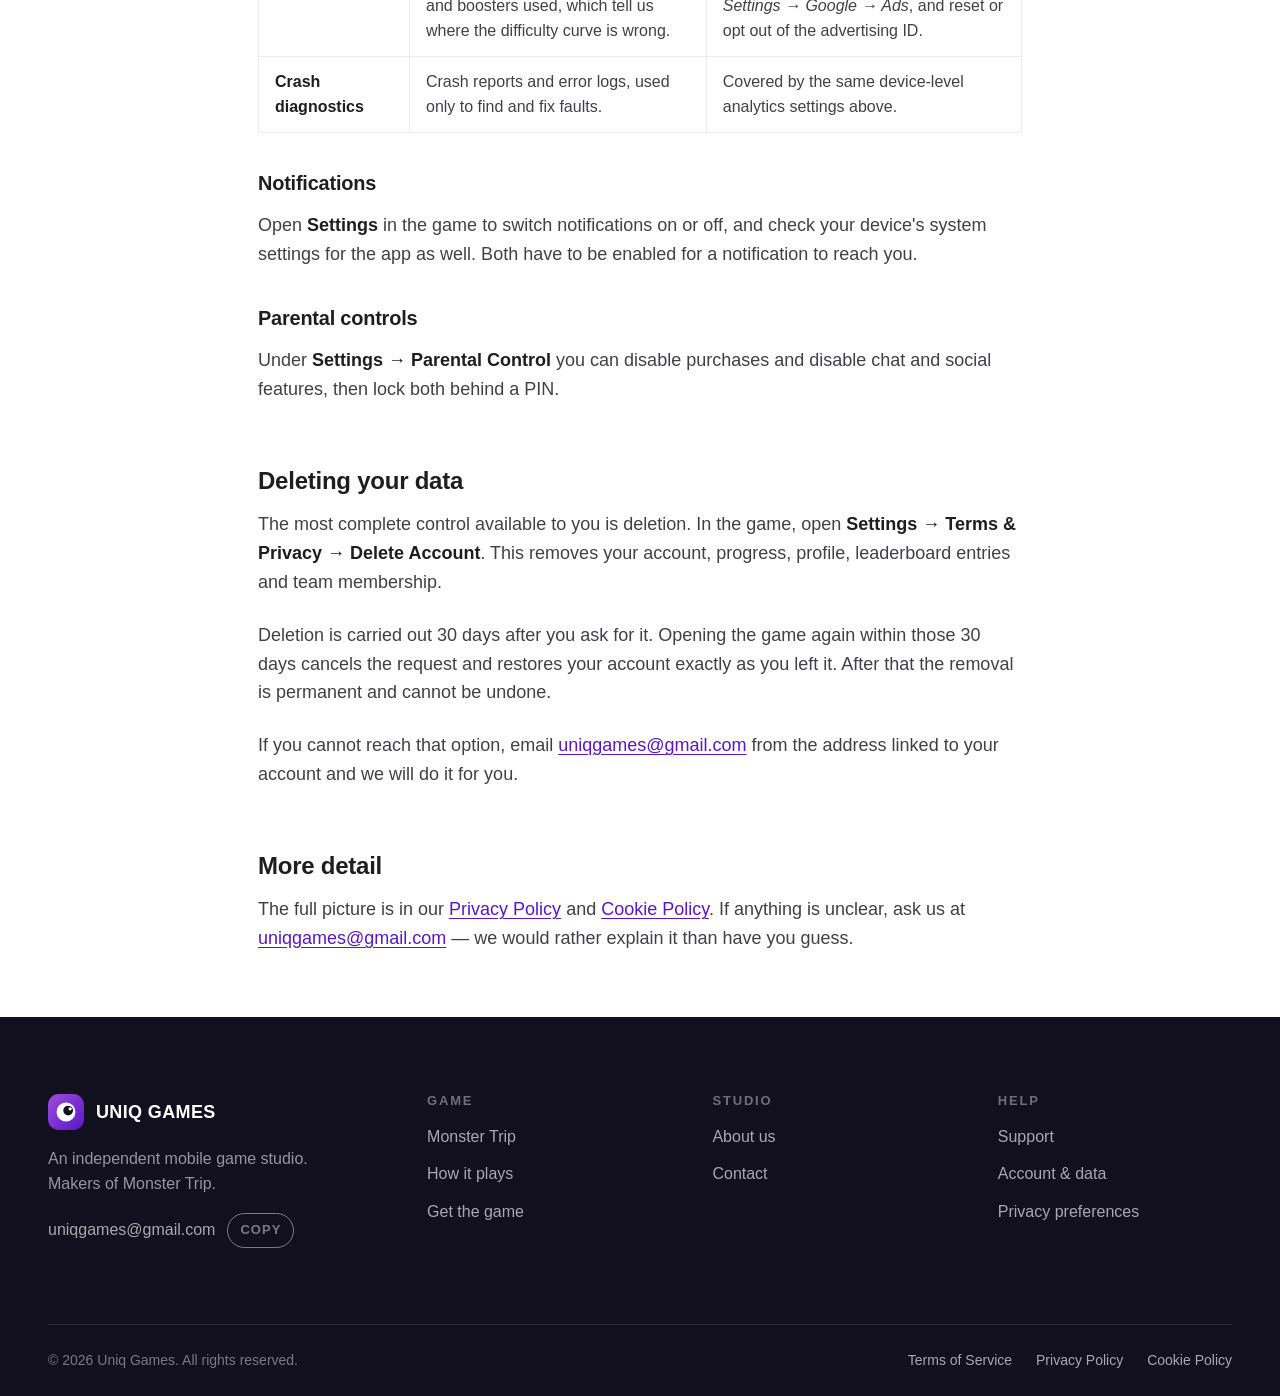
<file: privacy-preferences/index.html>
<!doctype html>
<html lang="en">
<head>
<meta charset="utf-8">
<meta name="viewport" content="width=device-width, initial-scale=1">
<title>Privacy preferences — Uniq Games</title>
<meta name="description" content="Review and control the data choices available to you in Monster Trip and on this website.">
<link rel="canonical" href="https://uniqgames.net/privacy-preferences/">
<meta name="theme-color" content="#ffffff">
<meta property="og:type" content="article">
<meta property="og:site_name" content="Uniq Games">
<meta property="og:title" content="Privacy preferences — Uniq Games">
<meta property="og:description" content="Review and control your data choices.">
<meta property="og:url" content="https://uniqgames.net/privacy-preferences/">
<meta property="og:image" content="https://uniqgames.net/assets/img/og-default.jpg">
<meta name="twitter:card" content="summary_large_image">
<link rel="icon" href="/assets/img/favicon.ico" sizes="32x32">
<link rel="icon" href="/assets/img/favicon-32.png" type="image/png">
<link rel="apple-touch-icon" href="/assets/img/apple-touch-icon.png">
<link rel="manifest" href="/site.webmanifest">
<link rel="preconnect" href="https://api.fontshare.com" crossorigin>
<link rel="stylesheet" href="https://api.fontshare.com/v2/css?f%5B%5D=satoshi@400,500,700,900&display=swap">
<link rel="stylesheet" href="/assets/css/main.css">
<script src="/assets/js/main.js" defer></script>
</head>
<body>
<a class="skip-link" href="#main">Skip to content</a>

<!-- shell:header -->
<header class="site-header">
  <div class="container site-header__inner">
    <a class="brand" href="/" aria-label="Uniq Games — home">
      <svg class="brand__mark" viewBox="0 0 40 40" aria-hidden="true" focusable="false">
        <rect width="40" height="40" rx="12" fill="url(#markHeader)"/>
        <circle cx="20" cy="20" r="10.5" fill="#fff"/>
        <circle cx="22.4" cy="18.4" r="5.4" fill="#120f1f"/>
        <circle cx="24.6" cy="16.4" r="1.8" fill="#fff"/>
        <defs>
          <linearGradient id="markHeader" x1="0" y1="0" x2="40" y2="40" gradientUnits="userSpaceOnUse">
            <stop stop-color="#9C4FD9"/><stop offset="1" stop-color="#5A16C7"/>
          </linearGradient>
        </defs>
      </svg>
      <span class="brand__name">Uniq Games</span>
    </a>

    <nav class="nav" aria-label="Primary">
      <ul class="nav__list">
        <li class="nav__item">
          <a class="nav__link" href="/monster-trip/">Monster Trip</a>
        </li>
        <li class="nav__item">
          <a class="nav__link" href="/about/">About</a>
        </li>
        <li class="nav__item">
          <a class="nav__link" href="/support/">Support</a>
        </li>
      </ul>
    </nav>

    <div class="header__actions">
      <a class="btn btn--primary" href="/monster-trip/#get-the-game">Get the game</a>
    </div>

    <button class="nav-toggle" type="button" aria-expanded="false" aria-controls="mobile-nav" aria-label="Open menu">
      <span></span><span></span><span></span>
    </button>
  </div>
</header>

<!-- Kept outside <header>: its backdrop-filter would otherwise become the
     containing block for this fixed-position panel. -->
<div class="mobile-nav" id="mobile-nav">
    <nav aria-label="Mobile">
      <div class="mobile-nav__group">
        <span class="mobile-nav__title">Game</span>
        <a href="/monster-trip/">Monster Trip</a>
        <a href="/monster-trip/#how-it-works">How it plays</a>
      </div>
      <div class="mobile-nav__group">
        <span class="mobile-nav__title">Studio</span>
        <a href="/about/">About Uniq Games</a>
      </div>
      <div class="mobile-nav__group">
        <span class="mobile-nav__title">Help</span>
        <a href="/support/">Support</a>
        <a href="/privacy/">Privacy Policy</a>
        <a href="/terms/">Terms of Service</a>
        <a href="/cookies/">Cookie Policy</a>
        <a href="/privacy-preferences/" aria-current="page">Privacy preferences</a>
      </div>
      <a class="btn btn--primary" href="/monster-trip/#get-the-game">Get the game</a>
    </nav>
  </div>
<!-- /shell:header -->

<main id="main">

  <section class="page-head">
    <div class="container container--narrow">
      <ol class="breadcrumb">
        <li><a href="/">Home</a></li>
        <li>Privacy preferences</li>
      </ol>
      <h1 class="title-xl">Privacy preferences</h1>
      <p class="lede">Your data choices in one place — what we collect, what you can switch off, and where each control lives.</p>
    </div>
  </section>

  <section class="prose">
    <div class="container container--narrow">

      <h2 id="website">Choices on this website</h2>

      <p>These settings apply to this browser on this device. They are stored locally and never sent to us. The website itself sets no cookies; the full list is in the <a href="/cookies/">Cookie Policy</a>.</p>

      <form data-preferences>
        <div class="stack">
          <div class="pref">
            <div class="pref__text">
              <h3 class="title-xs">Strictly necessary</h3>
              <p>Needed to serve the pages you asked for and to remember the choices on this screen. Cannot be switched off.</p>
            </div>
            <label class="switch">
              <input type="checkbox" name="necessary" checked disabled>
              <span class="switch__track"></span>
              <span class="visually-hidden">Strictly necessary storage, always on</span>
            </label>
          </div>

          <div class="pref">
            <div class="pref__text">
              <h3 class="title-xs">Website analytics</h3>
              <p>We do not currently run any analytics on this website. If we ever add it, this switch decides whether it applies to you, and it will default to off.</p>
            </div>
            <label class="switch">
              <input type="checkbox" name="analytics">
              <span class="switch__track"></span>
              <span class="visually-hidden">Allow website analytics</span>
            </label>
          </div>

          <div class="pref">
            <div class="pref__text">
              <h3 class="title-xs">Marketing communications</h3>
              <p>Whether we may contact you about launches and updates, if you have given us an email address. Off unless you turn it on.</p>
            </div>
            <label class="switch">
              <input type="checkbox" name="marketing">
              <span class="switch__track"></span>
              <span class="visually-hidden">Allow marketing communications</span>
            </label>
          </div>
        </div>

        <div class="btn-row section-cta">
          <button class="btn btn--primary" type="submit">Save preferences</button>
          <button class="btn btn--ghost" type="reset">Reset to defaults</button>
        </div>
        <p class="form-status" role="status" data-preferences-status></p>
      </form>

      <h2 id="game">Choices in the game</h2>

      <p>Monster Trip contains no advertising and no cross-app tracking, so there is no advertising profile to opt out of. The SDKs it uses, and how long they keep identifiers, are listed in the <a href="/cookies/">Cookie Policy</a>. The data those SDKs collect falls into three groups.</p>

      <div class="table-wrap">
        <table>
          <thead>
            <tr><th>Category</th><th>What it covers</th><th>Where you control it</th></tr>
          </thead>
          <tbody>
            <tr>
              <td><strong>Essential</strong></td>
              <td>Your account, saved progress, gold and lives, leaderboard entry and team membership.</td>
              <td>Cannot be switched off while you have an account — the game cannot function without it. Deleting your account removes it all.</td>
            </tr>
            <tr>
              <td><strong>Analytics and performance</strong></td>
              <td>Anonymous, aggregated events such as levels started and completed and boosters used, which tell us where the difficulty curve is wrong.</td>
              <td>iOS: <em>Settings → Privacy &amp; Security → Analytics &amp; Improvements</em>. Android: <em>Settings → Google → Ads</em>, and reset or opt out of the advertising ID.</td>
            </tr>
            <tr>
              <td><strong>Crash diagnostics</strong></td>
              <td>Crash reports and error logs, used only to find and fix faults.</td>
              <td>Covered by the same device-level analytics settings above.</td>
            </tr>
          </tbody>
        </table>
      </div>

      <h3>Notifications</h3>
      <p>Open <strong>Settings</strong> in the game to switch notifications on or off, and check your device's system settings for the app as well. Both have to be enabled for a notification to reach you.</p>

      <h3>Parental controls</h3>
      <p>Under <strong>Settings → Parental Control</strong> you can disable purchases and disable chat and social features, then lock both behind a PIN.</p>

      <h2 id="delete">Deleting your data</h2>

      <p>The most complete control available to you is deletion. In the game, open <strong>Settings → Terms &amp; Privacy → Delete Account</strong>. This removes your account, progress, profile, leaderboard entries and team membership.</p>

      <p>Deletion is carried out 30 days after you ask for it. Opening the game again within those 30 days cancels the request and restores your account exactly as you left it. After that the removal is permanent and cannot be undone.</p>

      <p>If you cannot reach that option, email <a href="mailto:uniqgames@gmail.com">uniqgames@gmail.com</a> from the address linked to your account and we will do it for you.</p>

      <h2 id="more">More detail</h2>

      <p>The full picture is in our <a href="/privacy/">Privacy Policy</a> and <a href="/cookies/">Cookie Policy</a>. If anything is unclear, ask us at <a href="mailto:uniqgames@gmail.com">uniqgames@gmail.com</a> — we would rather explain it than have you guess.</p>

    </div>
  </section>

</main>

<!-- shell:footer -->
<footer class="site-footer">
  <div class="container">
    <div class="footer__top">
      <div class="footer__brand">
        <a class="brand" href="/" aria-label="Uniq Games — home">
          <svg class="brand__mark" viewBox="0 0 40 40" aria-hidden="true" focusable="false">
            <rect width="40" height="40" rx="12" fill="url(#markFooter)"/>
            <circle cx="20" cy="20" r="10.5" fill="#fff"/>
            <circle cx="22.4" cy="18.4" r="5.4" fill="#120f1f"/>
            <circle cx="24.6" cy="16.4" r="1.8" fill="#fff"/>
            <defs>
              <linearGradient id="markFooter" x1="0" y1="0" x2="40" y2="40" gradientUnits="userSpaceOnUse">
                <stop stop-color="#9C4FD9"/><stop offset="1" stop-color="#5A16C7"/>
              </linearGradient>
            </defs>
          </svg>
          <span class="brand__name">Uniq Games</span>
        </a>
        <p class="footer__blurb">An independent mobile game studio. Makers of Monster Trip.</p>
        <div class="copy-field">
          <a href="mailto:uniqgames@gmail.com">uniqgames@gmail.com</a>
          <button class="copy-btn" type="button" data-copy="uniqgames@gmail.com">Copy</button>
        </div>
      </div>

      <div class="footer__col">
        <h2>Game</h2>
        <ul>
          <li><a href="/monster-trip/">Monster Trip</a></li>
          <li><a href="/monster-trip/#how-it-works">How it plays</a></li>
          <li><a href="/monster-trip/#get-the-game">Get the game</a></li>
        </ul>
      </div>

      <div class="footer__col">
        <h2>Studio</h2>
        <ul>
          <li><a href="/about/">About us</a></li>
          <li><a href="mailto:uniqgames@gmail.com">Contact</a></li>
        </ul>
      </div>

      <div class="footer__col">
        <h2>Help</h2>
        <ul>
          <li><a href="/support/">Support</a></li>
          <li><a href="/support/#account">Account &amp; data</a></li>
          <li><a href="/privacy-preferences/" aria-current="page">Privacy preferences</a></li>
        </ul>
      </div>
    </div>

    <div class="footer__bottom">
      <p>&copy; <span data-year>2026</span> Uniq Games. All rights reserved.</p>
      <ul class="footer__legal">
        <li><a href="/terms/">Terms of Service</a></li>
        <li><a href="/privacy/">Privacy Policy</a></li>
        <li><a href="/cookies/">Cookie Policy</a></li>
      </ul>
    </div>
  </div>
</footer>
<!-- /shell:footer -->

</body>
</html>
</file>
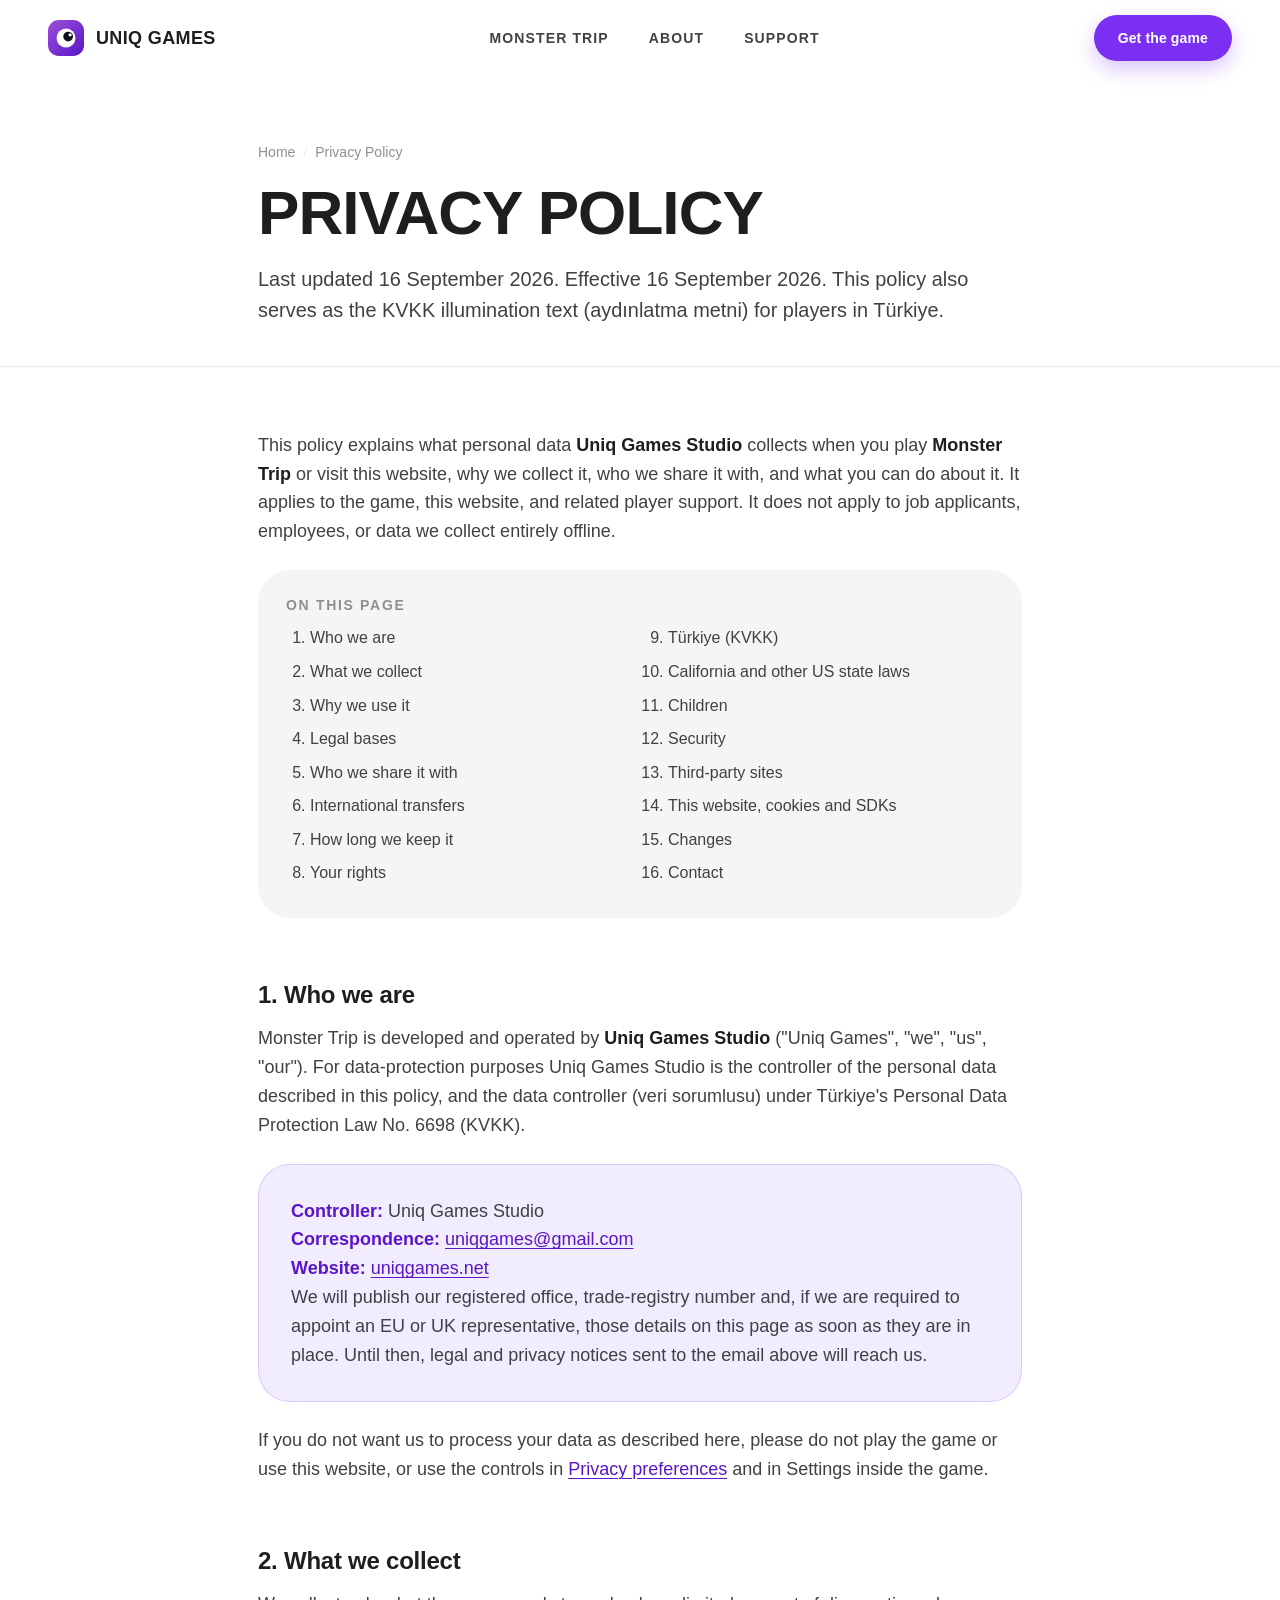
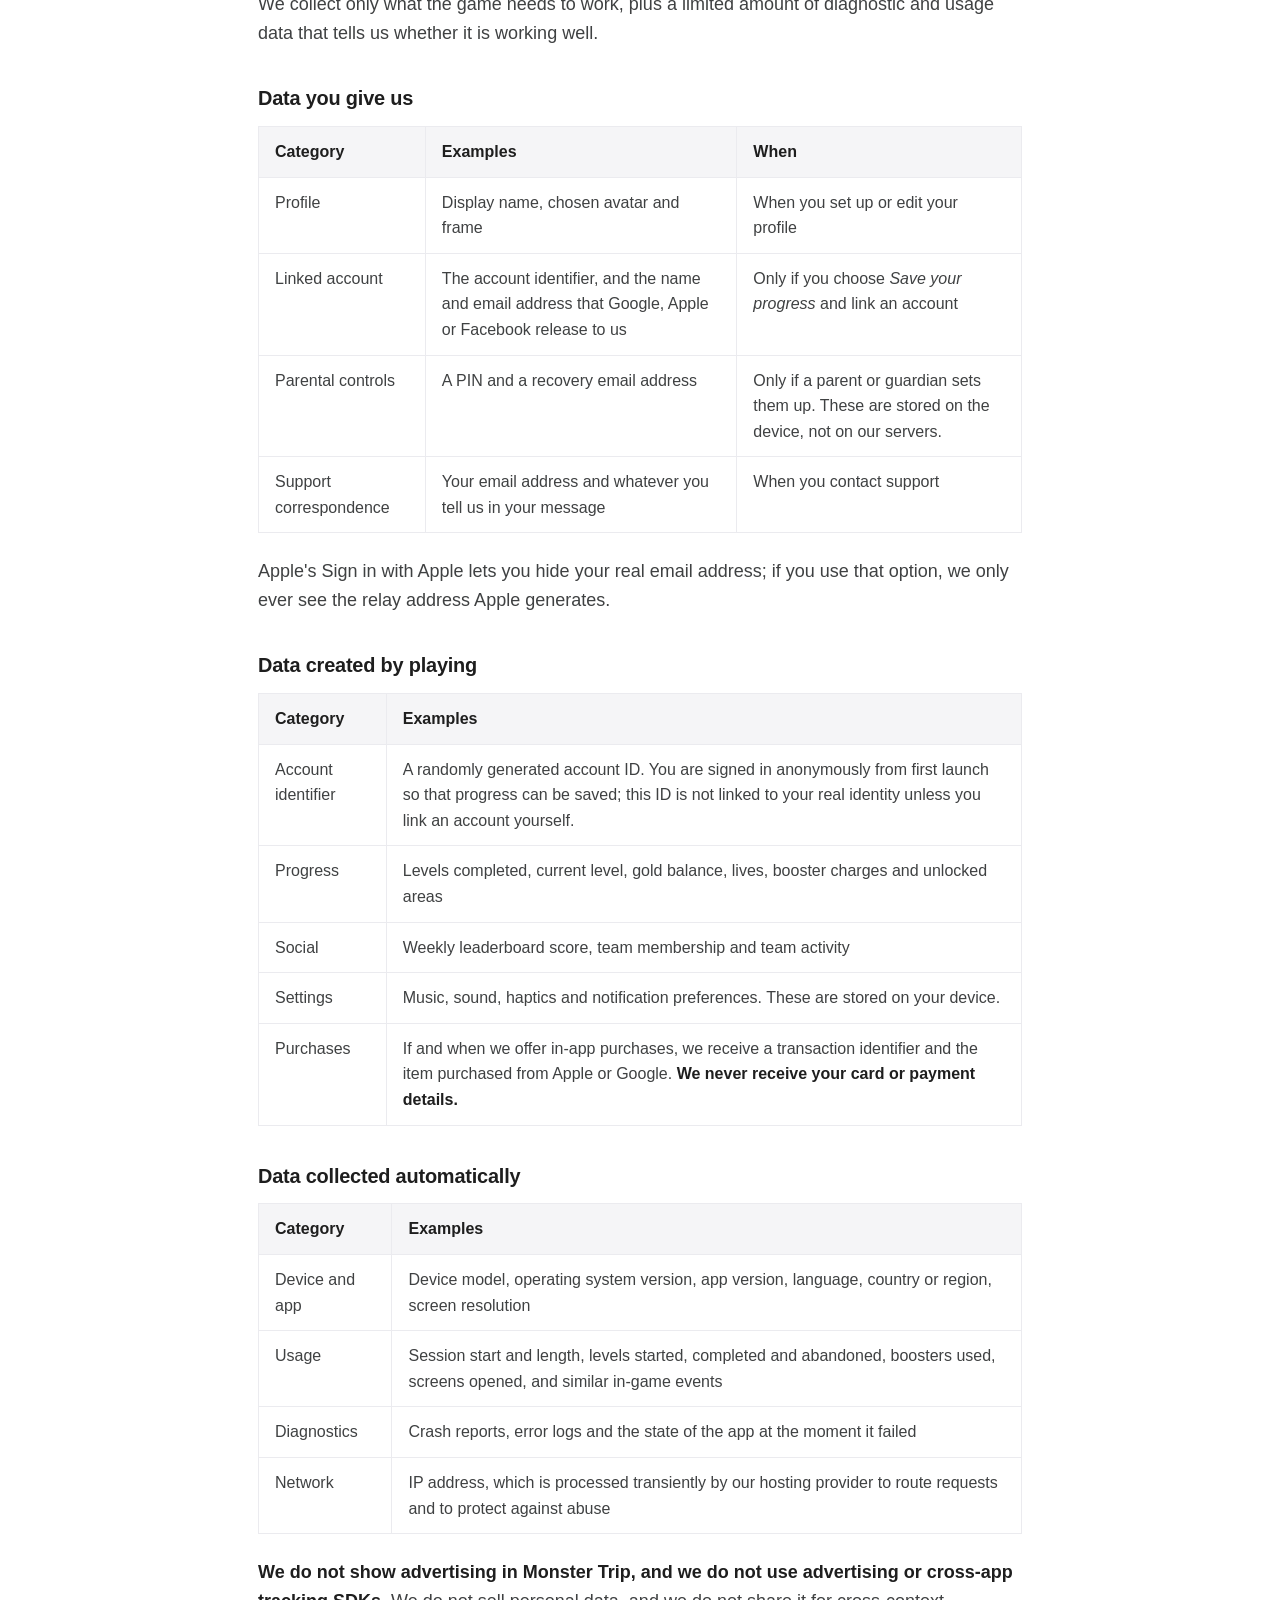
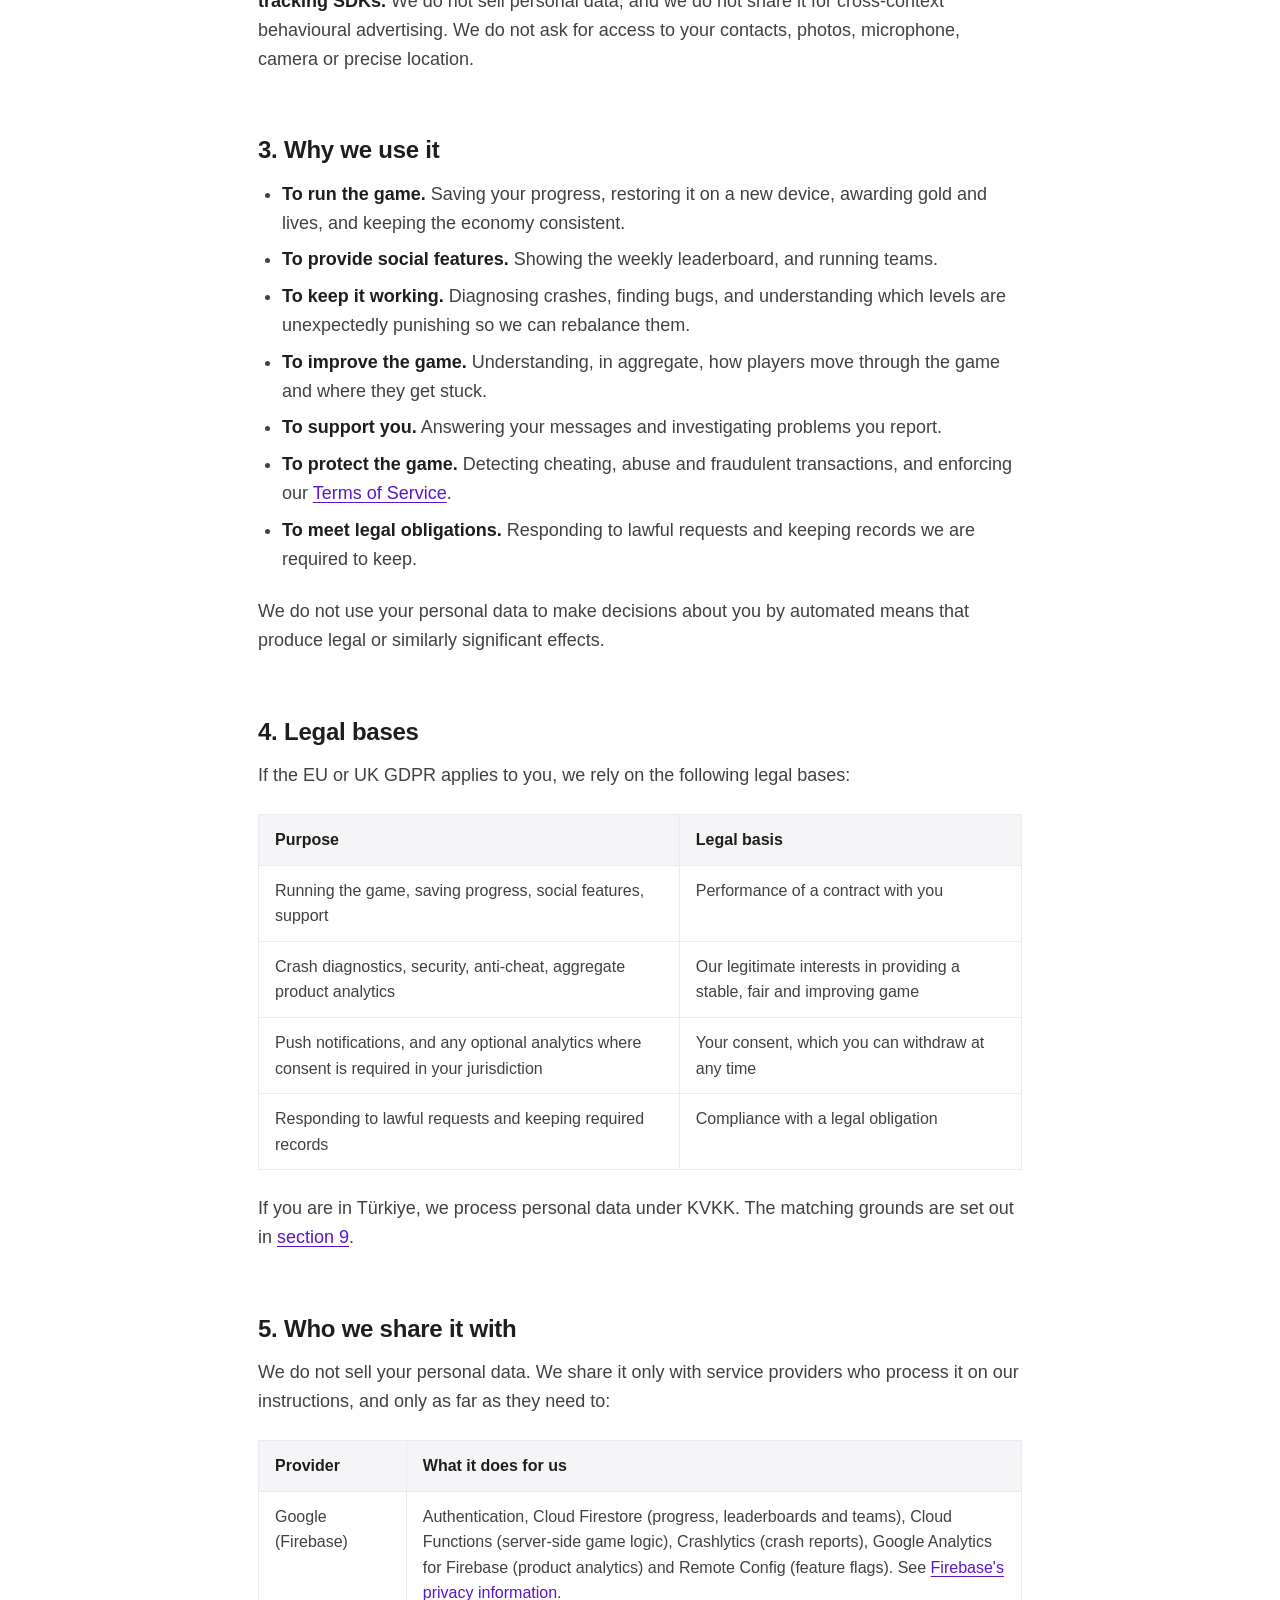
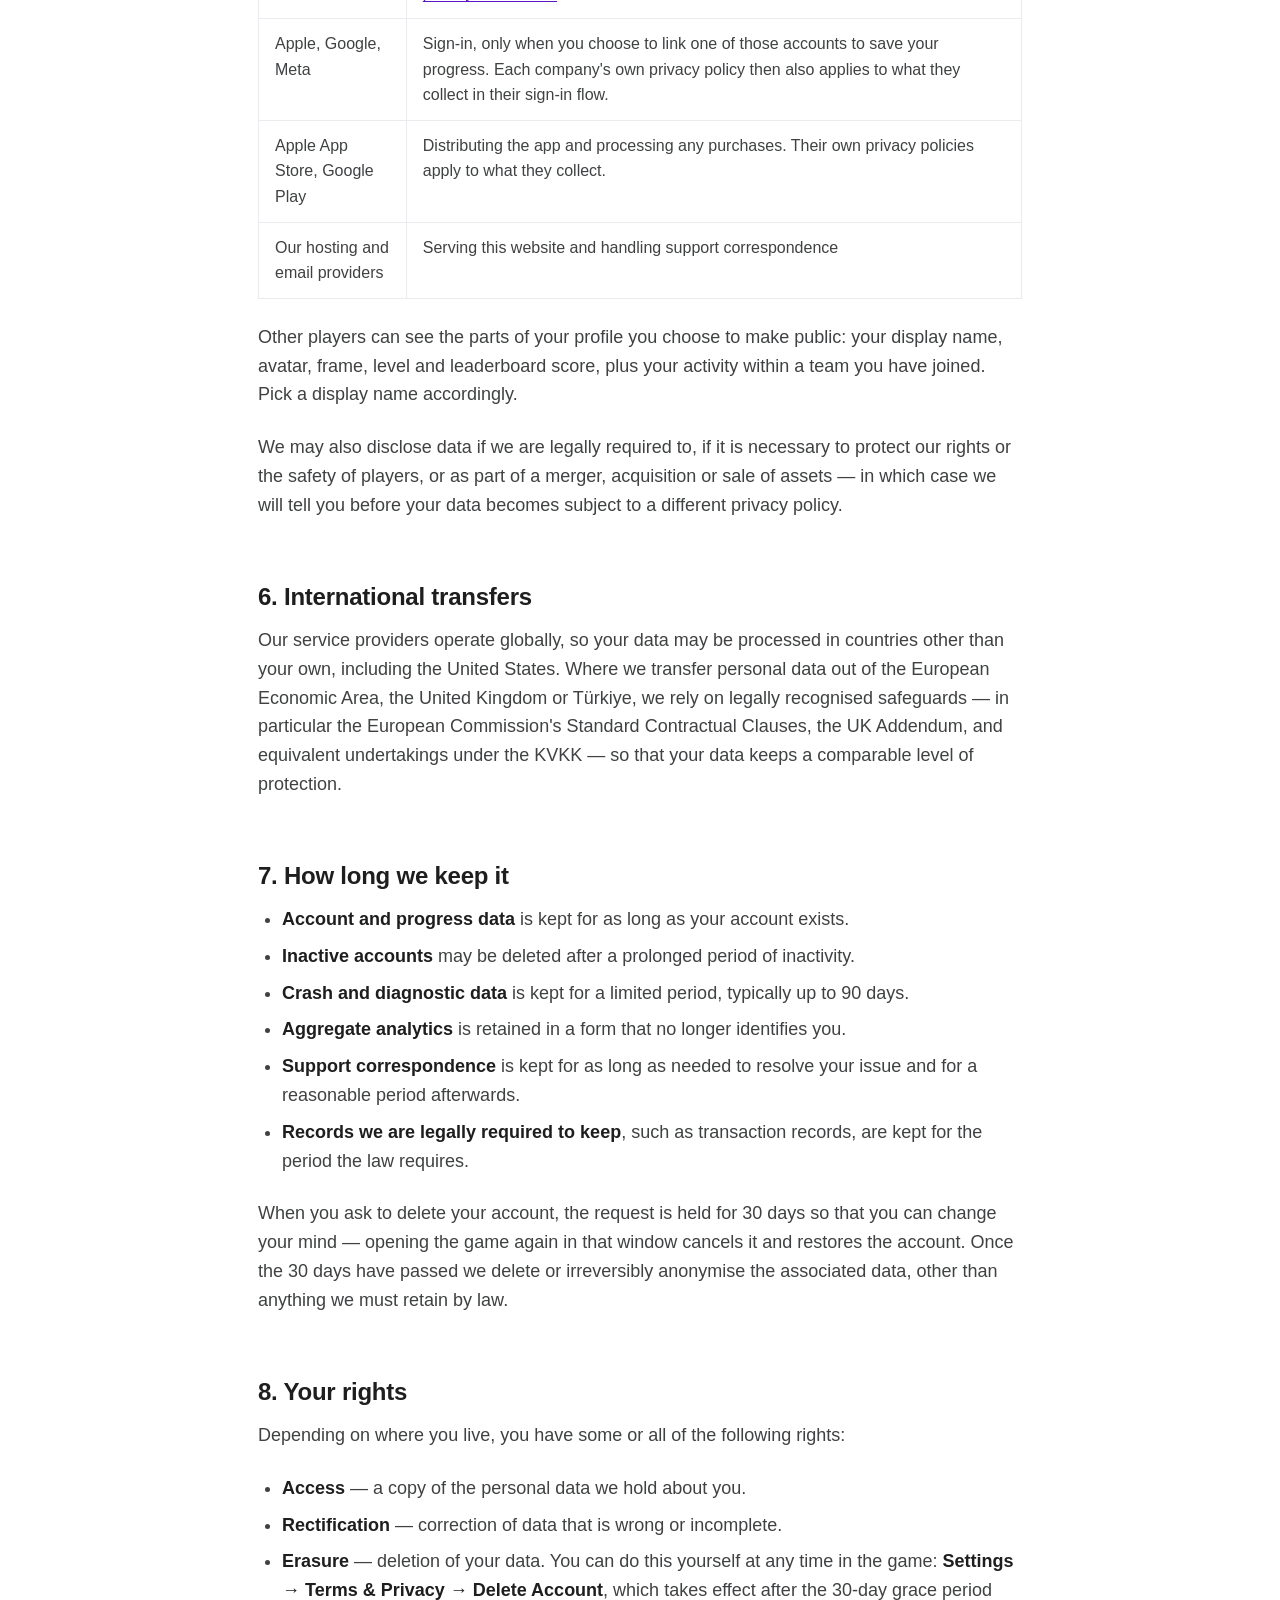
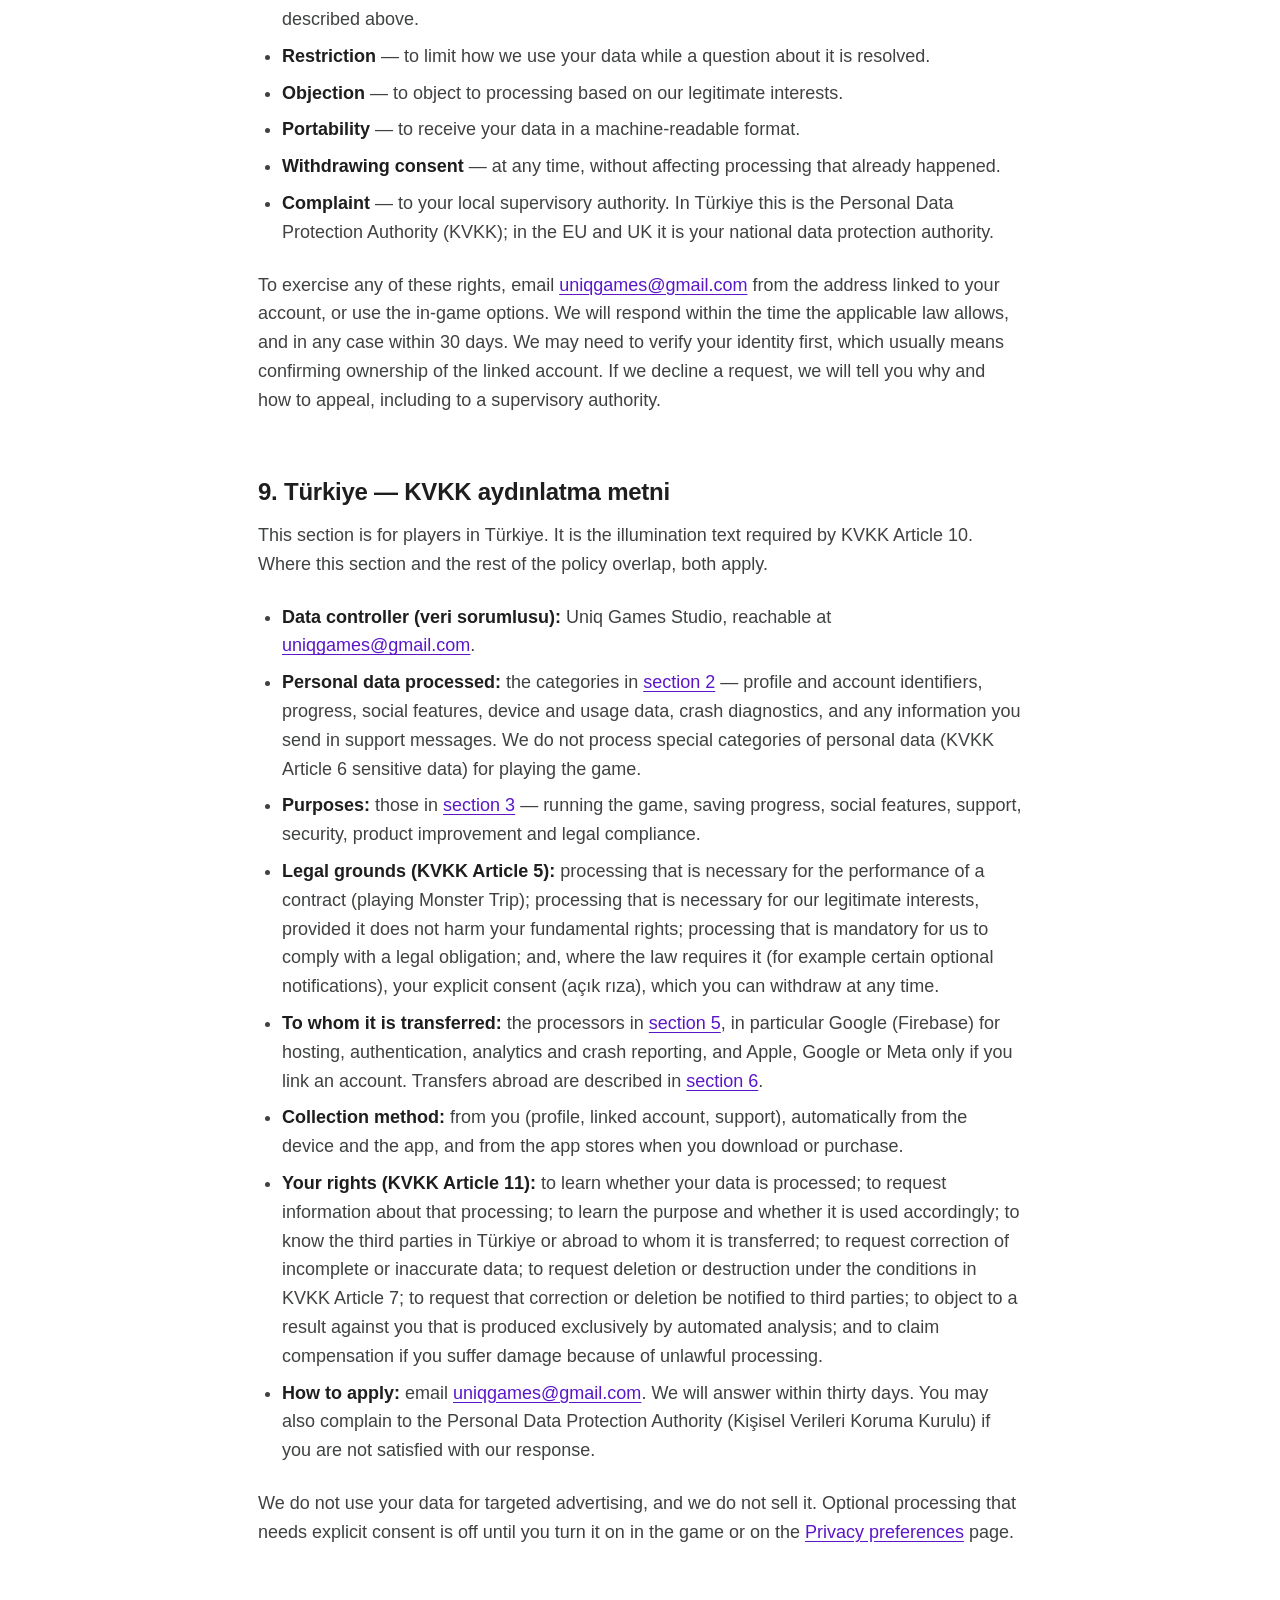
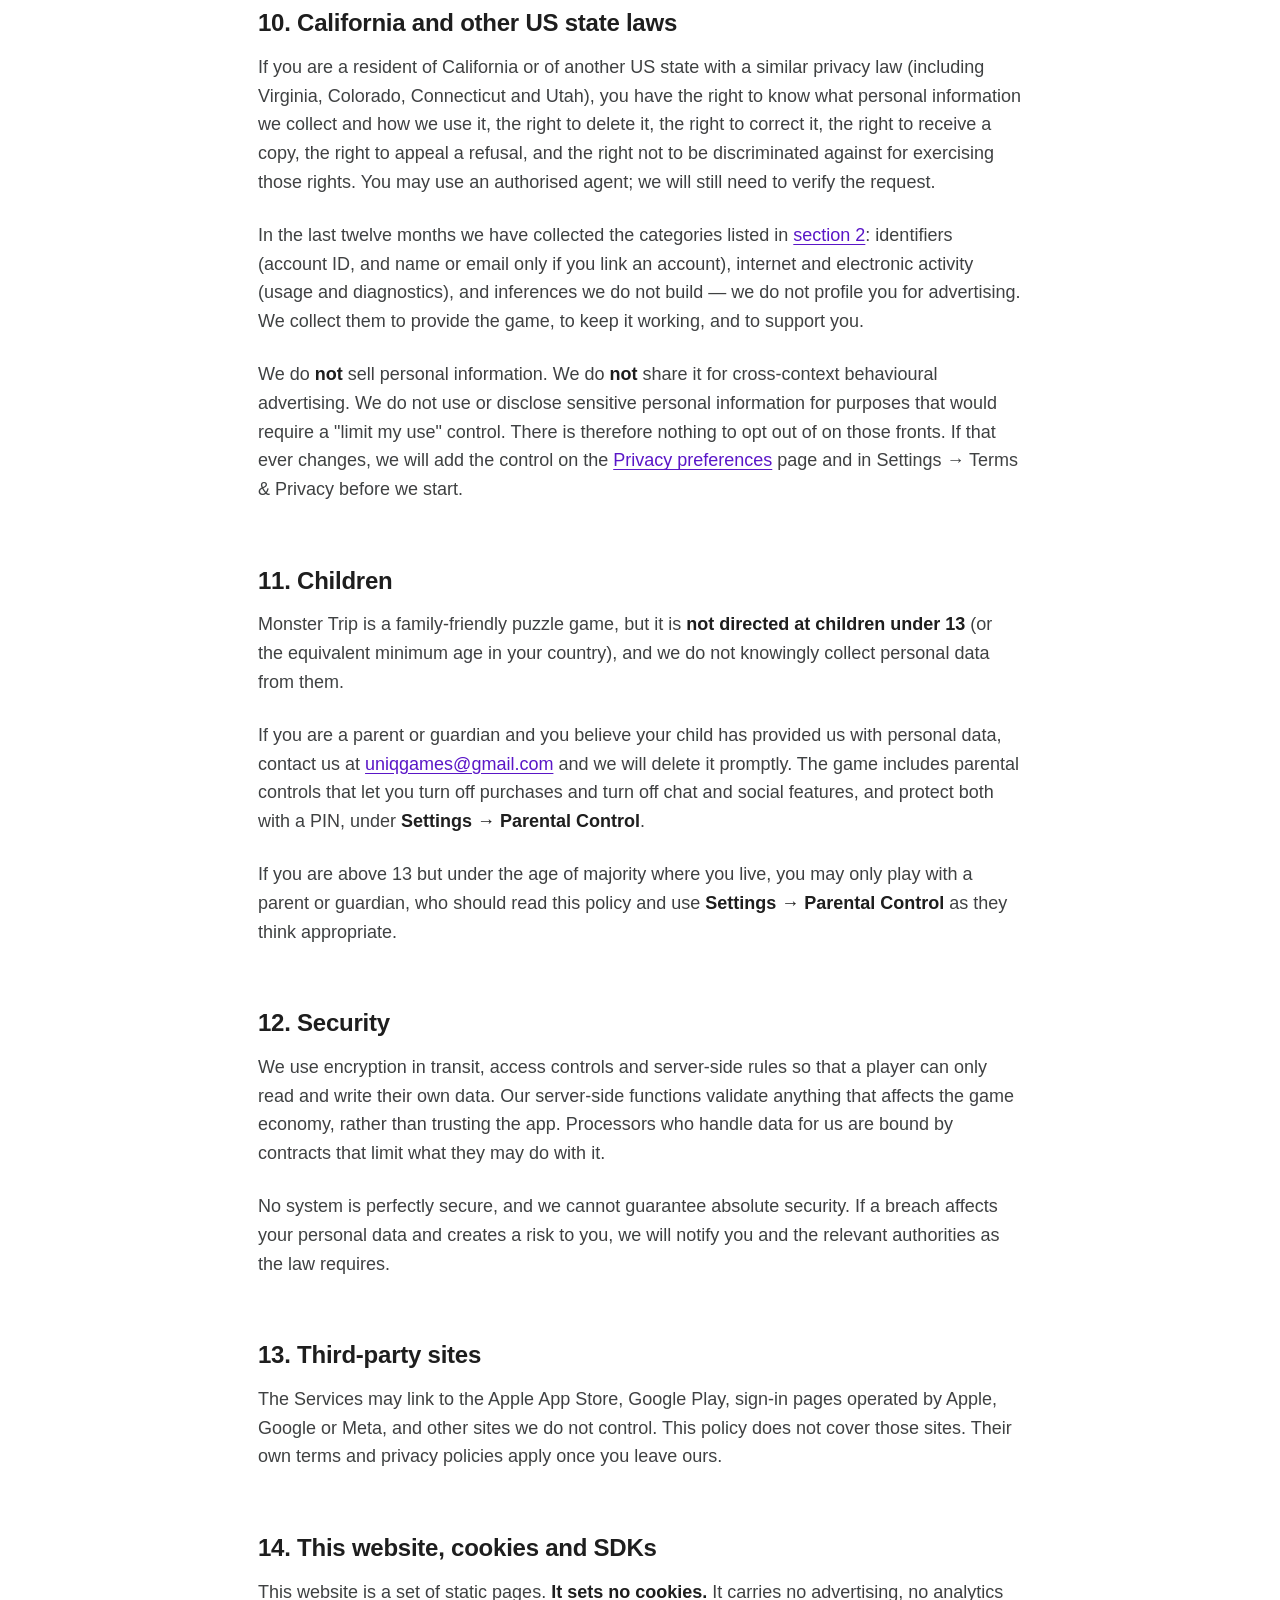
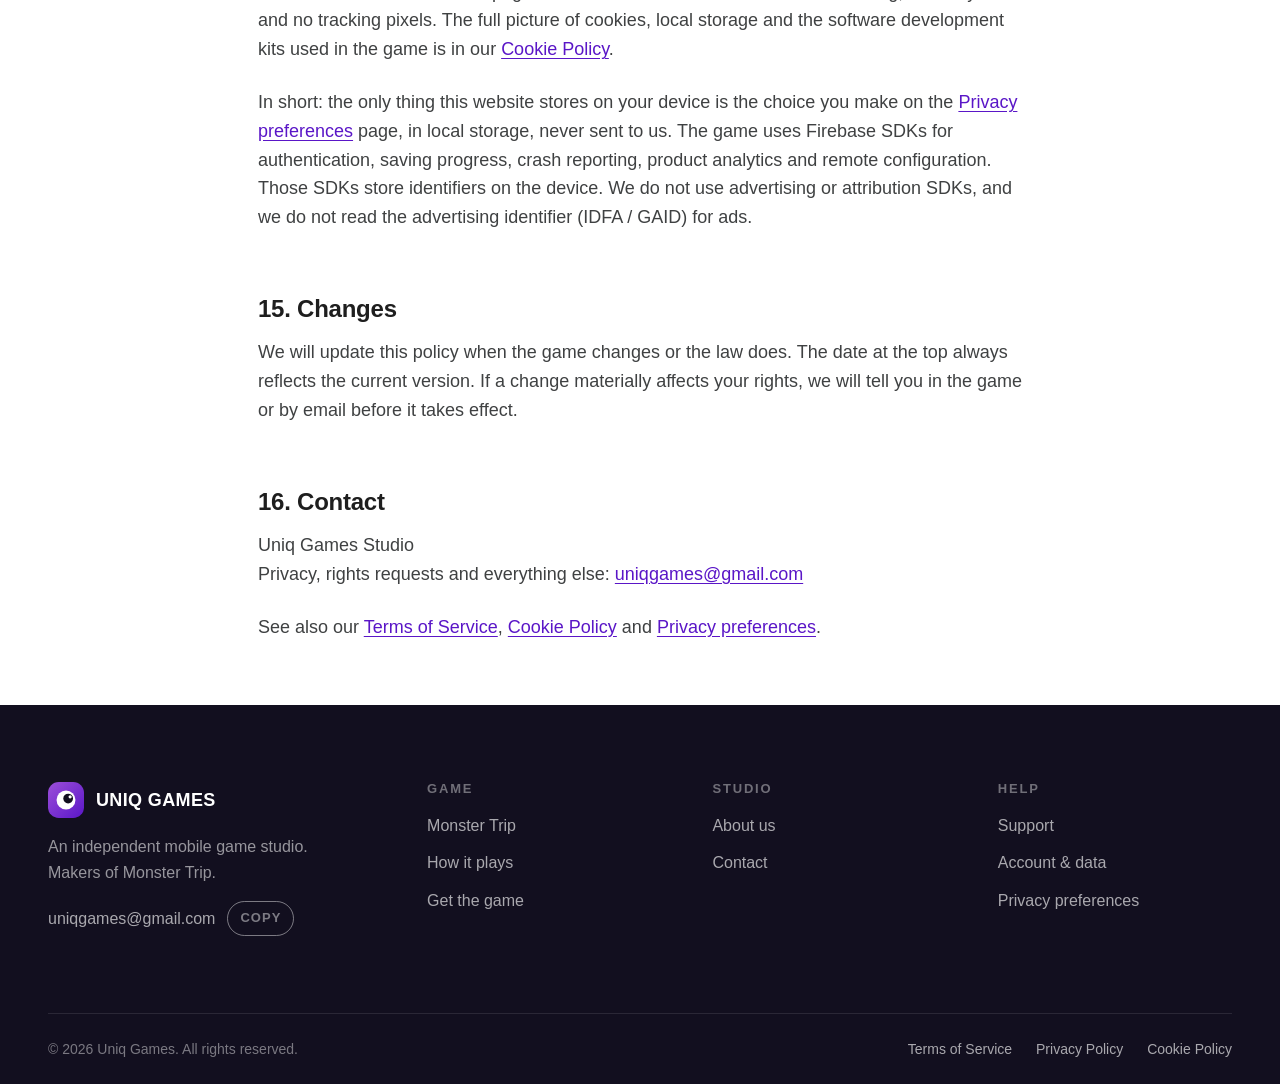
<file: privacy/index.html>
<!doctype html>
<html lang="en">
<head>
<meta charset="utf-8">
<meta name="viewport" content="width=device-width, initial-scale=1">
<title>Privacy Policy — Uniq Games Studio</title>
<meta name="description" content="How Uniq Games Studio collects, uses, shares and protects personal data in Monster Trip and on this website, including your rights under GDPR, KVKK and CCPA.">
<link rel="canonical" href="https://uniqgames.net/privacy/">
<meta name="theme-color" content="#ffffff">
<meta name="robots" content="index, follow">
<meta property="og:type" content="article">
<meta property="og:site_name" content="Uniq Games">
<meta property="og:title" content="Privacy Policy — Uniq Games Studio">
<meta property="og:description" content="How Uniq Games Studio handles personal data in Monster Trip, and the rights you have over it.">
<meta property="og:url" content="https://uniqgames.net/privacy/">
<meta property="og:image" content="https://uniqgames.net/assets/img/og-default.jpg">
<meta name="twitter:card" content="summary_large_image">
<link rel="icon" href="/assets/img/favicon.ico" sizes="32x32">
<link rel="icon" href="/assets/img/favicon-32.png" type="image/png">
<link rel="apple-touch-icon" href="/assets/img/apple-touch-icon.png">
<link rel="manifest" href="/site.webmanifest">
<link rel="preconnect" href="https://api.fontshare.com" crossorigin>
<link rel="stylesheet" href="https://api.fontshare.com/v2/css?f%5B%5D=satoshi@400,500,700,900&display=swap">
<link rel="stylesheet" href="/assets/css/main.css">
<script src="/assets/js/main.js" defer></script>
</head>
<body>
<a class="skip-link" href="#main">Skip to content</a>

<!-- shell:header -->
<header class="site-header">
  <div class="container site-header__inner">
    <a class="brand" href="/" aria-label="Uniq Games — home">
      <svg class="brand__mark" viewBox="0 0 40 40" aria-hidden="true" focusable="false">
        <rect width="40" height="40" rx="12" fill="url(#markHeader)"/>
        <circle cx="20" cy="20" r="10.5" fill="#fff"/>
        <circle cx="22.4" cy="18.4" r="5.4" fill="#120f1f"/>
        <circle cx="24.6" cy="16.4" r="1.8" fill="#fff"/>
        <defs>
          <linearGradient id="markHeader" x1="0" y1="0" x2="40" y2="40" gradientUnits="userSpaceOnUse">
            <stop stop-color="#9C4FD9"/><stop offset="1" stop-color="#5A16C7"/>
          </linearGradient>
        </defs>
      </svg>
      <span class="brand__name">Uniq Games</span>
    </a>

    <nav class="nav" aria-label="Primary">
      <ul class="nav__list">
        <li class="nav__item">
          <a class="nav__link" href="/monster-trip/">Monster Trip</a>
        </li>
        <li class="nav__item">
          <a class="nav__link" href="/about/">About</a>
        </li>
        <li class="nav__item">
          <a class="nav__link" href="/support/">Support</a>
        </li>
      </ul>
    </nav>

    <div class="header__actions">
      <a class="btn btn--primary" href="/monster-trip/#get-the-game">Get the game</a>
    </div>

    <button class="nav-toggle" type="button" aria-expanded="false" aria-controls="mobile-nav" aria-label="Open menu">
      <span></span><span></span><span></span>
    </button>
  </div>
</header>

<!-- Kept outside <header>: its backdrop-filter would otherwise become the
     containing block for this fixed-position panel. -->
<div class="mobile-nav" id="mobile-nav">
    <nav aria-label="Mobile">
      <div class="mobile-nav__group">
        <span class="mobile-nav__title">Game</span>
        <a href="/monster-trip/">Monster Trip</a>
        <a href="/monster-trip/#how-it-works">How it plays</a>
      </div>
      <div class="mobile-nav__group">
        <span class="mobile-nav__title">Studio</span>
        <a href="/about/">About Uniq Games</a>
      </div>
      <div class="mobile-nav__group">
        <span class="mobile-nav__title">Help</span>
        <a href="/support/">Support</a>
        <a href="/privacy/" aria-current="page">Privacy Policy</a>
        <a href="/terms/">Terms of Service</a>
        <a href="/cookies/">Cookie Policy</a>
        <a href="/privacy-preferences/">Privacy preferences</a>
      </div>
      <a class="btn btn--primary" href="/monster-trip/#get-the-game">Get the game</a>
    </nav>
  </div>
<!-- /shell:header -->

<main id="main">

  <section class="page-head">
    <div class="container container--narrow">
      <ol class="breadcrumb">
        <li><a href="/">Home</a></li>
        <li>Privacy Policy</li>
      </ol>
      <h1 class="title-xl">Privacy Policy</h1>
      <p class="lede">Last updated 16 September 2026. Effective 16 September 2026. This policy also serves as the KVKK illumination text (aydınlatma metni) for players in Türkiye.</p>
    </div>
  </section>

  <section class="prose">
    <div class="container container--narrow">

      <p>This policy explains what personal data <strong>Uniq Games Studio</strong> collects when you play <strong>Monster Trip</strong> or visit this website, why we collect it, who we share it with, and what you can do about it. It applies to the game, this website, and related player support. It does not apply to job applicants, employees, or data we collect entirely offline.</p>

      <nav class="toc" aria-label="On this page">
        <h2>On this page</h2>
        <ol>
          <li><a href="#who">Who we are</a></li>
          <li><a href="#what">What we collect</a></li>
          <li><a href="#why">Why we use it</a></li>
          <li><a href="#basis">Legal bases</a></li>
          <li><a href="#sharing">Who we share it with</a></li>
          <li><a href="#transfers">International transfers</a></li>
          <li><a href="#retention">How long we keep it</a></li>
          <li><a href="#rights">Your rights</a></li>
          <li><a href="#kvkk">Türkiye (KVKK)</a></li>
          <li><a href="#ccpa">California and other US state laws</a></li>
          <li><a href="#children">Children</a></li>
          <li><a href="#security">Security</a></li>
          <li><a href="#third-sites">Third-party sites</a></li>
          <li><a href="#website">This website, cookies and SDKs</a></li>
          <li><a href="#changes">Changes</a></li>
          <li><a href="#contact">Contact</a></li>
        </ol>
      </nav>

      <h2 id="who">1. Who we are</h2>

      <p>Monster Trip is developed and operated by <strong>Uniq Games Studio</strong> ("Uniq Games", "we", "us", "our"). For data-protection purposes Uniq Games Studio is the controller of the personal data described in this policy, and the data controller (veri sorumlusu) under Türkiye's Personal Data Protection Law No. 6698 (KVKK).</p>

      <div class="callout">
        <p><strong>Controller:</strong> Uniq Games Studio<br>
        <strong>Correspondence:</strong> <a href="mailto:uniqgames@gmail.com">uniqgames@gmail.com</a><br>
        <strong>Website:</strong> <a href="https://uniqgames.net/">uniqgames.net</a></p>
        <p>We will publish our registered office, trade-registry number and, if we are required to appoint an EU or UK representative, those details on this page as soon as they are in place. Until then, legal and privacy notices sent to the email above will reach us.</p>
      </div>

      <p>If you do not want us to process your data as described here, please do not play the game or use this website, or use the controls in <a href="/privacy-preferences/">Privacy preferences</a> and in Settings inside the game.</p>

      <h2 id="what">2. What we collect</h2>

      <p>We collect only what the game needs to work, plus a limited amount of diagnostic and usage data that tells us whether it is working well.</p>

      <h3>Data you give us</h3>

      <div class="table-wrap">
        <table>
          <thead>
            <tr><th>Category</th><th>Examples</th><th>When</th></tr>
          </thead>
          <tbody>
            <tr>
              <td>Profile</td>
              <td>Display name, chosen avatar and frame</td>
              <td>When you set up or edit your profile</td>
            </tr>
            <tr>
              <td>Linked account</td>
              <td>The account identifier, and the name and email address that Google, Apple or Facebook release to us</td>
              <td>Only if you choose <em>Save your progress</em> and link an account</td>
            </tr>
            <tr>
              <td>Parental controls</td>
              <td>A PIN and a recovery email address</td>
              <td>Only if a parent or guardian sets them up. These are stored on the device, not on our servers.</td>
            </tr>
            <tr>
              <td>Support correspondence</td>
              <td>Your email address and whatever you tell us in your message</td>
              <td>When you contact support</td>
            </tr>
          </tbody>
        </table>
      </div>

      <p>Apple's Sign in with Apple lets you hide your real email address; if you use that option, we only ever see the relay address Apple generates.</p>

      <h3>Data created by playing</h3>

      <div class="table-wrap">
        <table>
          <thead>
            <tr><th>Category</th><th>Examples</th></tr>
          </thead>
          <tbody>
            <tr>
              <td>Account identifier</td>
              <td>A randomly generated account ID. You are signed in anonymously from first launch so that progress can be saved; this ID is not linked to your real identity unless you link an account yourself.</td>
            </tr>
            <tr>
              <td>Progress</td>
              <td>Levels completed, current level, gold balance, lives, booster charges and unlocked areas</td>
            </tr>
            <tr>
              <td>Social</td>
              <td>Weekly leaderboard score, team membership and team activity</td>
            </tr>
            <tr>
              <td>Settings</td>
              <td>Music, sound, haptics and notification preferences. These are stored on your device.</td>
            </tr>
            <tr>
              <td>Purchases</td>
              <td>If and when we offer in-app purchases, we receive a transaction identifier and the item purchased from Apple or Google. <strong>We never receive your card or payment details.</strong></td>
            </tr>
          </tbody>
        </table>
      </div>

      <h3>Data collected automatically</h3>

      <div class="table-wrap">
        <table>
          <thead>
            <tr><th>Category</th><th>Examples</th></tr>
          </thead>
          <tbody>
            <tr>
              <td>Device and app</td>
              <td>Device model, operating system version, app version, language, country or region, screen resolution</td>
            </tr>
            <tr>
              <td>Usage</td>
              <td>Session start and length, levels started, completed and abandoned, boosters used, screens opened, and similar in-game events</td>
            </tr>
            <tr>
              <td>Diagnostics</td>
              <td>Crash reports, error logs and the state of the app at the moment it failed</td>
            </tr>
            <tr>
              <td>Network</td>
              <td>IP address, which is processed transiently by our hosting provider to route requests and to protect against abuse</td>
            </tr>
          </tbody>
        </table>
      </div>

      <p><strong>We do not show advertising in Monster Trip, and we do not use advertising or cross-app tracking SDKs.</strong> We do not sell personal data, and we do not share it for cross-context behavioural advertising. We do not ask for access to your contacts, photos, microphone, camera or precise location.</p>

      <h2 id="why">3. Why we use it</h2>

      <ul>
        <li><strong>To run the game.</strong> Saving your progress, restoring it on a new device, awarding gold and lives, and keeping the economy consistent.</li>
        <li><strong>To provide social features.</strong> Showing the weekly leaderboard, and running teams.</li>
        <li><strong>To keep it working.</strong> Diagnosing crashes, finding bugs, and understanding which levels are unexpectedly punishing so we can rebalance them.</li>
        <li><strong>To improve the game.</strong> Understanding, in aggregate, how players move through the game and where they get stuck.</li>
        <li><strong>To support you.</strong> Answering your messages and investigating problems you report.</li>
        <li><strong>To protect the game.</strong> Detecting cheating, abuse and fraudulent transactions, and enforcing our <a href="/terms/">Terms of Service</a>.</li>
        <li><strong>To meet legal obligations.</strong> Responding to lawful requests and keeping records we are required to keep.</li>
      </ul>

      <p>We do not use your personal data to make decisions about you by automated means that produce legal or similarly significant effects.</p>

      <h2 id="basis">4. Legal bases</h2>

      <p>If the EU or UK GDPR applies to you, we rely on the following legal bases:</p>

      <div class="table-wrap">
        <table>
          <thead>
            <tr><th>Purpose</th><th>Legal basis</th></tr>
          </thead>
          <tbody>
            <tr><td>Running the game, saving progress, social features, support</td><td>Performance of a contract with you</td></tr>
            <tr><td>Crash diagnostics, security, anti-cheat, aggregate product analytics</td><td>Our legitimate interests in providing a stable, fair and improving game</td></tr>
            <tr><td>Push notifications, and any optional analytics where consent is required in your jurisdiction</td><td>Your consent, which you can withdraw at any time</td></tr>
            <tr><td>Responding to lawful requests and keeping required records</td><td>Compliance with a legal obligation</td></tr>
          </tbody>
        </table>
      </div>

      <p>If you are in Türkiye, we process personal data under KVKK. The matching grounds are set out in <a href="#kvkk">section 9</a>.</p>

      <h2 id="sharing">5. Who we share it with</h2>

      <p>We do not sell your personal data. We share it only with service providers who process it on our instructions, and only as far as they need to:</p>

      <div class="table-wrap">
        <table>
          <thead>
            <tr><th>Provider</th><th>What it does for us</th></tr>
          </thead>
          <tbody>
            <tr>
              <td>Google (Firebase)</td>
              <td>Authentication, Cloud Firestore (progress, leaderboards and teams), Cloud Functions (server-side game logic), Crashlytics (crash reports), Google Analytics for Firebase (product analytics) and Remote Config (feature flags). See <a href="https://firebase.google.com/support/privacy">Firebase's privacy information</a>.</td>
            </tr>
            <tr>
              <td>Apple, Google, Meta</td>
              <td>Sign-in, only when you choose to link one of those accounts to save your progress. Each company's own privacy policy then also applies to what they collect in their sign-in flow.</td>
            </tr>
            <tr>
              <td>Apple App Store, Google Play</td>
              <td>Distributing the app and processing any purchases. Their own privacy policies apply to what they collect.</td>
            </tr>
            <tr>
              <td>Our hosting and email providers</td>
              <td>Serving this website and handling support correspondence</td>
            </tr>
          </tbody>
        </table>
      </div>

      <p>Other players can see the parts of your profile you choose to make public: your display name, avatar, frame, level and leaderboard score, plus your activity within a team you have joined. Pick a display name accordingly.</p>

      <p>We may also disclose data if we are legally required to, if it is necessary to protect our rights or the safety of players, or as part of a merger, acquisition or sale of assets — in which case we will tell you before your data becomes subject to a different privacy policy.</p>

      <h2 id="transfers">6. International transfers</h2>

      <p>Our service providers operate globally, so your data may be processed in countries other than your own, including the United States. Where we transfer personal data out of the European Economic Area, the United Kingdom or Türkiye, we rely on legally recognised safeguards — in particular the European Commission's Standard Contractual Clauses, the UK Addendum, and equivalent undertakings under the KVKK — so that your data keeps a comparable level of protection.</p>

      <h2 id="retention">7. How long we keep it</h2>

      <ul>
        <li><strong>Account and progress data</strong> is kept for as long as your account exists.</li>
        <li><strong>Inactive accounts</strong> may be deleted after a prolonged period of inactivity.</li>
        <li><strong>Crash and diagnostic data</strong> is kept for a limited period, typically up to 90 days.</li>
        <li><strong>Aggregate analytics</strong> is retained in a form that no longer identifies you.</li>
        <li><strong>Support correspondence</strong> is kept for as long as needed to resolve your issue and for a reasonable period afterwards.</li>
        <li><strong>Records we are legally required to keep</strong>, such as transaction records, are kept for the period the law requires.</li>
      </ul>

      <p>When you ask to delete your account, the request is held for 30 days so that you can change your mind — opening the game again in that window cancels it and restores the account. Once the 30 days have passed we delete or irreversibly anonymise the associated data, other than anything we must retain by law.</p>

      <h2 id="rights">8. Your rights</h2>

      <p>Depending on where you live, you have some or all of the following rights:</p>

      <ul>
        <li><strong>Access</strong> — a copy of the personal data we hold about you.</li>
        <li><strong>Rectification</strong> — correction of data that is wrong or incomplete.</li>
        <li><strong>Erasure</strong> — deletion of your data. You can do this yourself at any time in the game: <strong>Settings → Terms &amp; Privacy → Delete Account</strong>, which takes effect after the 30-day grace period described above.</li>
        <li><strong>Restriction</strong> — to limit how we use your data while a question about it is resolved.</li>
        <li><strong>Objection</strong> — to object to processing based on our legitimate interests.</li>
        <li><strong>Portability</strong> — to receive your data in a machine-readable format.</li>
        <li><strong>Withdrawing consent</strong> — at any time, without affecting processing that already happened.</li>
        <li><strong>Complaint</strong> — to your local supervisory authority. In Türkiye this is the Personal Data Protection Authority (KVKK); in the EU and UK it is your national data protection authority.</li>
      </ul>

      <p>To exercise any of these rights, email <a href="mailto:uniqgames@gmail.com">uniqgames@gmail.com</a> from the address linked to your account, or use the in-game options. We will respond within the time the applicable law allows, and in any case within 30 days. We may need to verify your identity first, which usually means confirming ownership of the linked account. If we decline a request, we will tell you why and how to appeal, including to a supervisory authority.</p>

      <h2 id="kvkk">9. Türkiye — KVKK aydınlatma metni</h2>

      <p>This section is for players in Türkiye. It is the illumination text required by KVKK Article 10. Where this section and the rest of the policy overlap, both apply.</p>

      <ul>
        <li><strong>Data controller (veri sorumlusu):</strong> Uniq Games Studio, reachable at <a href="mailto:uniqgames@gmail.com">uniqgames@gmail.com</a>.</li>
        <li><strong>Personal data processed:</strong> the categories in <a href="#what">section 2</a> — profile and account identifiers, progress, social features, device and usage data, crash diagnostics, and any information you send in support messages. We do not process special categories of personal data (KVKK Article 6 sensitive data) for playing the game.</li>
        <li><strong>Purposes:</strong> those in <a href="#why">section 3</a> — running the game, saving progress, social features, support, security, product improvement and legal compliance.</li>
        <li><strong>Legal grounds (KVKK Article 5):</strong> processing that is necessary for the performance of a contract (playing Monster Trip); processing that is necessary for our legitimate interests, provided it does not harm your fundamental rights; processing that is mandatory for us to comply with a legal obligation; and, where the law requires it (for example certain optional notifications), your explicit consent (açık rıza), which you can withdraw at any time.</li>
        <li><strong>To whom it is transferred:</strong> the processors in <a href="#sharing">section 5</a>, in particular Google (Firebase) for hosting, authentication, analytics and crash reporting, and Apple, Google or Meta only if you link an account. Transfers abroad are described in <a href="#transfers">section 6</a>.</li>
        <li><strong>Collection method:</strong> from you (profile, linked account, support), automatically from the device and the app, and from the app stores when you download or purchase.</li>
        <li><strong>Your rights (KVKK Article 11):</strong> to learn whether your data is processed; to request information about that processing; to learn the purpose and whether it is used accordingly; to know the third parties in Türkiye or abroad to whom it is transferred; to request correction of incomplete or inaccurate data; to request deletion or destruction under the conditions in KVKK Article 7; to request that correction or deletion be notified to third parties; to object to a result against you that is produced exclusively by automated analysis; and to claim compensation if you suffer damage because of unlawful processing.</li>
        <li><strong>How to apply:</strong> email <a href="mailto:uniqgames@gmail.com">uniqgames@gmail.com</a>. We will answer within thirty days. You may also complain to the Personal Data Protection Authority (Kişisel Verileri Koruma Kurulu) if you are not satisfied with our response.</li>
      </ul>

      <p>We do not use your data for targeted advertising, and we do not sell it. Optional processing that needs explicit consent is off until you turn it on in the game or on the <a href="/privacy-preferences/">Privacy preferences</a> page.</p>

      <h2 id="ccpa">10. California and other US state laws</h2>

      <p>If you are a resident of California or of another US state with a similar privacy law (including Virginia, Colorado, Connecticut and Utah), you have the right to know what personal information we collect and how we use it, the right to delete it, the right to correct it, the right to receive a copy, the right to appeal a refusal, and the right not to be discriminated against for exercising those rights. You may use an authorised agent; we will still need to verify the request.</p>

      <p>In the last twelve months we have collected the categories listed in <a href="#what">section 2</a>: identifiers (account ID, and name or email only if you link an account), internet and electronic activity (usage and diagnostics), and inferences we do not build — we do not profile you for advertising. We collect them to provide the game, to keep it working, and to support you.</p>

      <p>We do <strong>not</strong> sell personal information. We do <strong>not</strong> share it for cross-context behavioural advertising. We do not use or disclose sensitive personal information for purposes that would require a "limit my use" control. There is therefore nothing to opt out of on those fronts. If that ever changes, we will add the control on the <a href="/privacy-preferences/">Privacy preferences</a> page and in Settings → Terms &amp; Privacy before we start.</p>

      <h2 id="children">11. Children</h2>

      <p>Monster Trip is a family-friendly puzzle game, but it is <strong>not directed at children under 13</strong> (or the equivalent minimum age in your country), and we do not knowingly collect personal data from them.</p>

      <p>If you are a parent or guardian and you believe your child has provided us with personal data, contact us at <a href="mailto:uniqgames@gmail.com">uniqgames@gmail.com</a> and we will delete it promptly. The game includes parental controls that let you turn off purchases and turn off chat and social features, and protect both with a PIN, under <strong>Settings → Parental Control</strong>.</p>

      <p>If you are above 13 but under the age of majority where you live, you may only play with a parent or guardian, who should read this policy and use <strong>Settings → Parental Control</strong> as they think appropriate.</p>

      <h2 id="security">12. Security</h2>

      <p>We use encryption in transit, access controls and server-side rules so that a player can only read and write their own data. Our server-side functions validate anything that affects the game economy, rather than trusting the app. Processors who handle data for us are bound by contracts that limit what they may do with it.</p>

      <p>No system is perfectly secure, and we cannot guarantee absolute security. If a breach affects your personal data and creates a risk to you, we will notify you and the relevant authorities as the law requires.</p>

      <h2 id="third-sites">13. Third-party sites</h2>

      <p>The Services may link to the Apple App Store, Google Play, sign-in pages operated by Apple, Google or Meta, and other sites we do not control. This policy does not cover those sites. Their own terms and privacy policies apply once you leave ours.</p>

      <h2 id="website">14. This website, cookies and SDKs</h2>

      <p>This website is a set of static pages. <strong>It sets no cookies.</strong> It carries no advertising, no analytics and no tracking pixels. The full picture of cookies, local storage and the software development kits used in the game is in our <a href="/cookies/">Cookie Policy</a>.</p>

      <p>In short: the only thing this website stores on your device is the choice you make on the <a href="/privacy-preferences/">Privacy preferences</a> page, in local storage, never sent to us. The game uses Firebase SDKs for authentication, saving progress, crash reporting, product analytics and remote configuration. Those SDKs store identifiers on the device. We do not use advertising or attribution SDKs, and we do not read the advertising identifier (IDFA / GAID) for ads.</p>

      <h2 id="changes">15. Changes</h2>

      <p>We will update this policy when the game changes or the law does. The date at the top always reflects the current version. If a change materially affects your rights, we will tell you in the game or by email before it takes effect.</p>

      <h2 id="contact">16. Contact</h2>

      <p>Uniq Games Studio<br>
      Privacy, rights requests and everything else: <a href="mailto:uniqgames@gmail.com">uniqgames@gmail.com</a></p>

      <p>See also our <a href="/terms/">Terms of Service</a>, <a href="/cookies/">Cookie Policy</a> and <a href="/privacy-preferences/">Privacy preferences</a>.</p>

    </div>
  </section>

</main>

<!-- shell:footer -->
<footer class="site-footer">
  <div class="container">
    <div class="footer__top">
      <div class="footer__brand">
        <a class="brand" href="/" aria-label="Uniq Games — home">
          <svg class="brand__mark" viewBox="0 0 40 40" aria-hidden="true" focusable="false">
            <rect width="40" height="40" rx="12" fill="url(#markFooter)"/>
            <circle cx="20" cy="20" r="10.5" fill="#fff"/>
            <circle cx="22.4" cy="18.4" r="5.4" fill="#120f1f"/>
            <circle cx="24.6" cy="16.4" r="1.8" fill="#fff"/>
            <defs>
              <linearGradient id="markFooter" x1="0" y1="0" x2="40" y2="40" gradientUnits="userSpaceOnUse">
                <stop stop-color="#9C4FD9"/><stop offset="1" stop-color="#5A16C7"/>
              </linearGradient>
            </defs>
          </svg>
          <span class="brand__name">Uniq Games</span>
        </a>
        <p class="footer__blurb">An independent mobile game studio. Makers of Monster Trip.</p>
        <div class="copy-field">
          <a href="mailto:uniqgames@gmail.com">uniqgames@gmail.com</a>
          <button class="copy-btn" type="button" data-copy="uniqgames@gmail.com">Copy</button>
        </div>
      </div>

      <div class="footer__col">
        <h2>Game</h2>
        <ul>
          <li><a href="/monster-trip/">Monster Trip</a></li>
          <li><a href="/monster-trip/#how-it-works">How it plays</a></li>
          <li><a href="/monster-trip/#get-the-game">Get the game</a></li>
        </ul>
      </div>

      <div class="footer__col">
        <h2>Studio</h2>
        <ul>
          <li><a href="/about/">About us</a></li>
          <li><a href="mailto:uniqgames@gmail.com">Contact</a></li>
        </ul>
      </div>

      <div class="footer__col">
        <h2>Help</h2>
        <ul>
          <li><a href="/support/">Support</a></li>
          <li><a href="/support/#account">Account &amp; data</a></li>
          <li><a href="/privacy-preferences/">Privacy preferences</a></li>
        </ul>
      </div>
    </div>

    <div class="footer__bottom">
      <p>&copy; <span data-year>2026</span> Uniq Games. All rights reserved.</p>
      <ul class="footer__legal">
        <li><a href="/terms/">Terms of Service</a></li>
        <li><a href="/privacy/" aria-current="page">Privacy Policy</a></li>
        <li><a href="/cookies/">Cookie Policy</a></li>
      </ul>
    </div>
  </div>
</footer>
<!-- /shell:footer -->

</body>
</html>
</file>
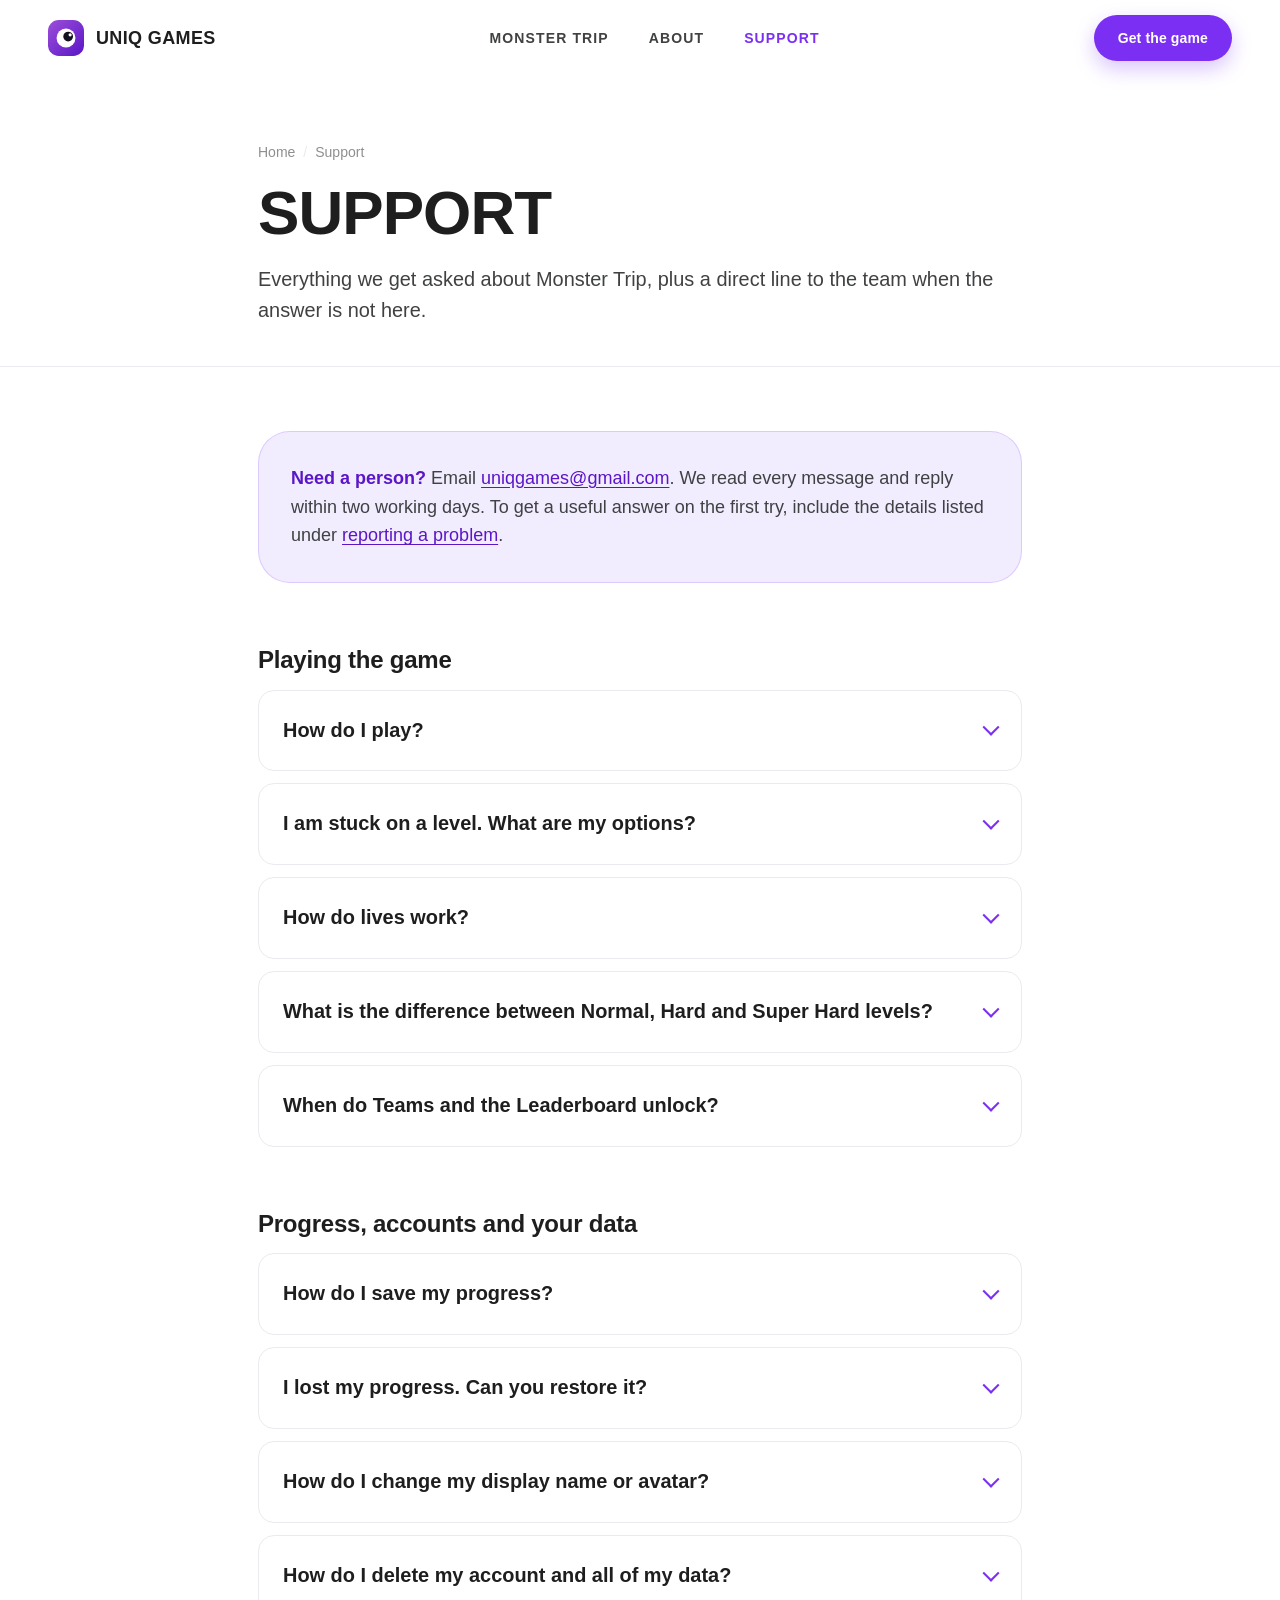
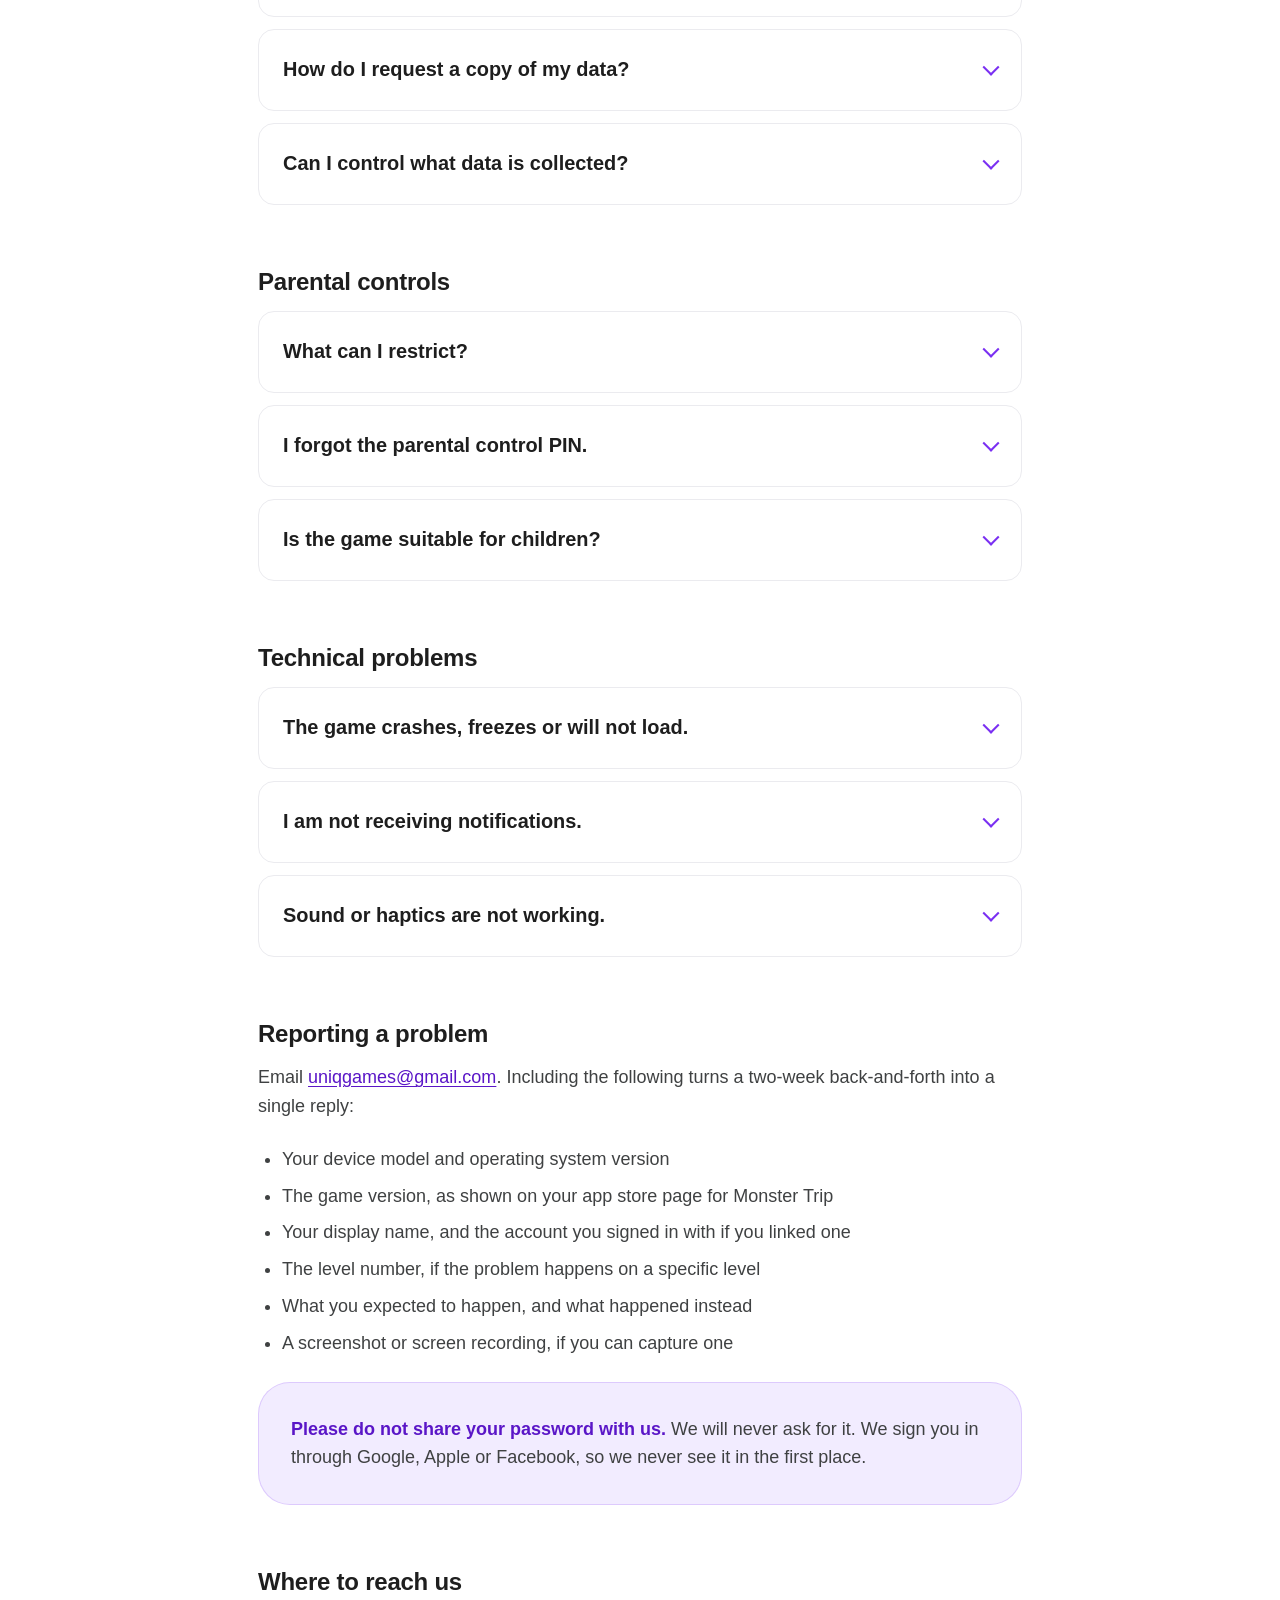
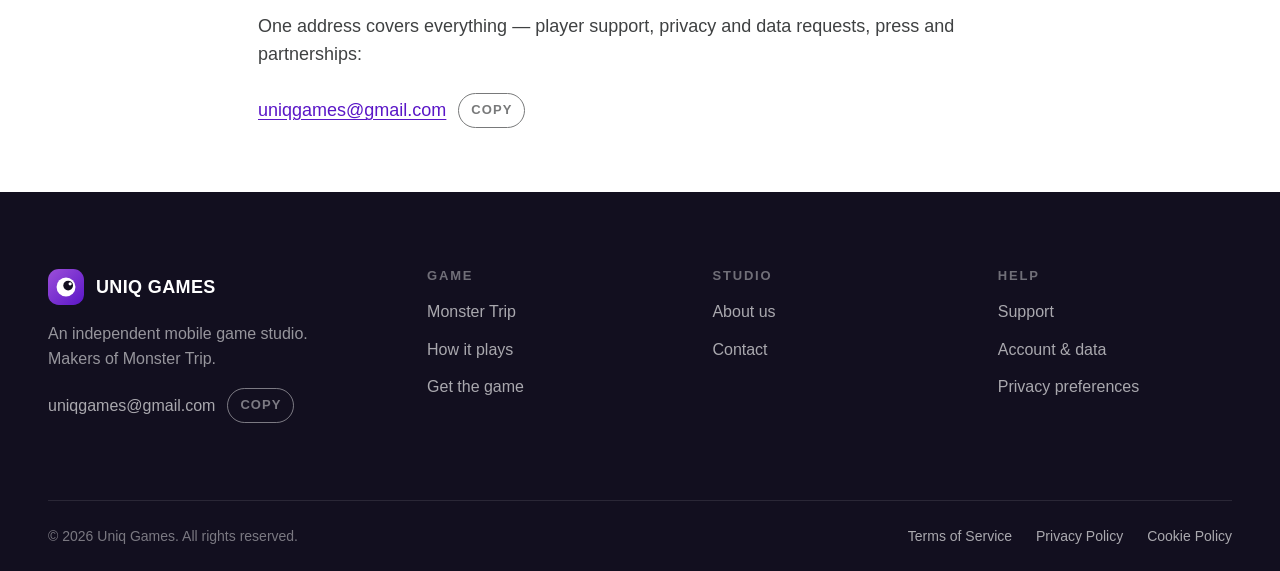
<file: support/index.html>
<!doctype html>
<html lang="en">
<head>
<meta charset="utf-8">
<meta name="viewport" content="width=device-width, initial-scale=1">
<title>Support — Monster Trip | Uniq Games</title>
<meta name="description" content="Help with Monster Trip: saving progress, recovering an account, parental controls, deleting your data, and how to reach a human.">
<link rel="canonical" href="https://uniqgames.net/support/">
<meta name="theme-color" content="#ffffff">
<meta property="og:type" content="website">
<meta property="og:site_name" content="Uniq Games">
<meta property="og:title" content="Support — Monster Trip">
<meta property="og:description" content="Answers to the most common questions, and a direct line to the team.">
<meta property="og:url" content="https://uniqgames.net/support/">
<meta property="og:image" content="https://uniqgames.net/assets/img/og-default.jpg">
<meta name="twitter:card" content="summary_large_image">
<link rel="icon" href="/assets/img/favicon.ico" sizes="32x32">
<link rel="icon" href="/assets/img/favicon-32.png" type="image/png">
<link rel="apple-touch-icon" href="/assets/img/apple-touch-icon.png">
<link rel="manifest" href="/site.webmanifest">
<link rel="preconnect" href="https://api.fontshare.com" crossorigin>
<link rel="stylesheet" href="https://api.fontshare.com/v2/css?f%5B%5D=satoshi@400,500,700,900&display=swap">
<link rel="stylesheet" href="/assets/css/main.css">
<script src="/assets/js/main.js" defer></script>
</head>
<body>
<a class="skip-link" href="#main">Skip to content</a>

<!-- shell:header -->
<header class="site-header">
  <div class="container site-header__inner">
    <a class="brand" href="/" aria-label="Uniq Games — home">
      <svg class="brand__mark" viewBox="0 0 40 40" aria-hidden="true" focusable="false">
        <rect width="40" height="40" rx="12" fill="url(#markHeader)"/>
        <circle cx="20" cy="20" r="10.5" fill="#fff"/>
        <circle cx="22.4" cy="18.4" r="5.4" fill="#120f1f"/>
        <circle cx="24.6" cy="16.4" r="1.8" fill="#fff"/>
        <defs>
          <linearGradient id="markHeader" x1="0" y1="0" x2="40" y2="40" gradientUnits="userSpaceOnUse">
            <stop stop-color="#9C4FD9"/><stop offset="1" stop-color="#5A16C7"/>
          </linearGradient>
        </defs>
      </svg>
      <span class="brand__name">Uniq Games</span>
    </a>

    <nav class="nav" aria-label="Primary">
      <ul class="nav__list">
        <li class="nav__item">
          <a class="nav__link" href="/monster-trip/">Monster Trip</a>
        </li>
        <li class="nav__item">
          <a class="nav__link" href="/about/">About</a>
        </li>
        <li class="nav__item">
          <a class="nav__link" href="/support/" aria-current="page">Support</a>
        </li>
      </ul>
    </nav>

    <div class="header__actions">
      <a class="btn btn--primary" href="/monster-trip/#get-the-game">Get the game</a>
    </div>

    <button class="nav-toggle" type="button" aria-expanded="false" aria-controls="mobile-nav" aria-label="Open menu">
      <span></span><span></span><span></span>
    </button>
  </div>
</header>

<!-- Kept outside <header>: its backdrop-filter would otherwise become the
     containing block for this fixed-position panel. -->
<div class="mobile-nav" id="mobile-nav">
    <nav aria-label="Mobile">
      <div class="mobile-nav__group">
        <span class="mobile-nav__title">Game</span>
        <a href="/monster-trip/">Monster Trip</a>
        <a href="/monster-trip/#how-it-works">How it plays</a>
      </div>
      <div class="mobile-nav__group">
        <span class="mobile-nav__title">Studio</span>
        <a href="/about/">About Uniq Games</a>
      </div>
      <div class="mobile-nav__group">
        <span class="mobile-nav__title">Help</span>
        <a href="/support/" aria-current="page">Support</a>
        <a href="/privacy/">Privacy Policy</a>
        <a href="/terms/">Terms of Service</a>
        <a href="/cookies/">Cookie Policy</a>
        <a href="/privacy-preferences/">Privacy preferences</a>
      </div>
      <a class="btn btn--primary" href="/monster-trip/#get-the-game">Get the game</a>
    </nav>
  </div>
<!-- /shell:header -->

<main id="main">

  <section class="page-head">
    <div class="container container--narrow">
      <ol class="breadcrumb">
        <li><a href="/">Home</a></li>
        <li>Support</li>
      </ol>
      <h1 class="title-xl">Support</h1>
      <p class="lede">Everything we get asked about Monster Trip, plus a direct line to the team when the answer is not here.</p>
    </div>
  </section>

  <section class="prose">
    <div class="container container--narrow">

      <div class="callout">
        <p><strong>Need a person?</strong> Email <a href="mailto:uniqgames@gmail.com">uniqgames@gmail.com</a>. We read every message and reply within two working days. To get a useful answer on the first try, include the details listed under <a href="#reporting">reporting a problem</a>.</p>
      </div>

      <h2 id="playing">Playing the game</h2>

      <div class="faq">
        <details>
          <summary>How do I play?</summary>
          <div class="faq__answer">
            <p>Each level gives you a set of glass jars filled with mixed candy. Tap a jar to pick it up, then tap another jar to pour. The whole run of matching colours at the top of the source jar moves across, as long as the destination is empty or already topped with the same colour.</p>
            <p>Fill every jar with a single colour and the level is complete.</p>
          </div>
        </details>

        <details>
          <summary>I am stuck on a level. What are my options?</summary>
          <div class="faq__answer">
            <p>You have four tools. <strong>Undo</strong> reverses your last pour, <strong>Shuffle</strong> redistributes the board, <strong>Hint</strong> points out a move worth making, and <strong>Add jar</strong> buys you one extra empty jar with gold.</p>
            <p>Each level gives you free charges of the first three. If a level still refuses to break, giving up costs a life but keeps all your progress — you can come back to it later.</p>
          </div>
        </details>

        <details>
          <summary>How do lives work?</summary>
          <div class="faq__answer">
            <p>You lose a life when you give up on a level, not when you take a long time over it. Lives refill on their own over time, so there is no need to keep the app open.</p>
          </div>
        </details>

        <details>
          <summary>What is the difference between Normal, Hard and Super Hard levels?</summary>
          <div class="faq__answer">
            <p>Difficulty is marked on the level badge before you start. Harder levels use tighter jar counts and more machinery, and they pay out three to five times the usual gold when you clear them.</p>
          </div>
        </details>

        <details>
          <summary>When do Teams and the Leaderboard unlock?</summary>
          <div class="faq__answer">
            <p>Teams unlock at level 39 and the weekly Leaderboard at level 40. Both stay locked until then so that new players are not dropped into a competition they have no context for.</p>
          </div>
        </details>
      </div>

      <h2 id="account">Progress, accounts and your data</h2>

      <div class="faq">
        <details>
          <summary>How do I save my progress?</summary>
          <div class="faq__answer">
            <p>Open <strong>Settings</strong> from the main menu and choose <strong>Save your progress</strong>. You can link your progress to a Google, Apple or Facebook account. Once linked, your levels, gold and profile follow you to a new device.</p>
            <p>Until you link an account, your progress lives only on that device. If you delete the app or change phones, it cannot be recovered — so it is worth doing early.</p>
          </div>
        </details>

        <details>
          <summary>I lost my progress. Can you restore it?</summary>
          <div class="faq__answer">
            <p>If you had linked a Google, Apple or Facebook account, sign in with the same account on the new device and your progress will come back.</p>
            <p>If you were never signed in, we have no way to identify the save, because unlinked progress is stored on the device rather than on our servers. Email <a href="mailto:uniqgames@gmail.com">uniqgames@gmail.com</a> anyway — if there is anything we can do, we will.</p>
          </div>
        </details>

        <details>
          <summary>How do I change my display name or avatar?</summary>
          <div class="faq__answer">
            <p>Tap your profile on the main menu. Your display name is what other players see on the Leaderboard and in Teams, so please keep it appropriate — we remove names that are offensive or that impersonate someone else.</p>
          </div>
        </details>

        <details>
          <summary>How do I delete my account and all of my data?</summary>
          <div class="faq__answer">
            <p>In the game, open <strong>Settings → Terms &amp; Privacy → Delete Account</strong>. This removes your account and the data associated with it: your level progress, gold, boosters, profile, leaderboard entries and team membership.</p>
            <p><strong>You get 30 days to change your mind.</strong> The deletion is carried out 30 days after you request it. If you open the game again before that, your account is restored exactly as you left it. Once the 30 days pass, the deletion is permanent and nothing can be recovered.</p>
            <p>If you cannot reach the in-game option, email <a href="mailto:uniqgames@gmail.com">uniqgames@gmail.com</a> from the address linked to your account and we will handle it for you.</p>
          </div>
        </details>

        <details>
          <summary>How do I request a copy of my data?</summary>
          <div class="faq__answer">
            <p>Email <a href="mailto:uniqgames@gmail.com">uniqgames@gmail.com</a> with the account you signed in with. We will respond within the period required by the law that applies to you, and within 30 days at the latest. See the <a href="/privacy/">Privacy Policy</a> for the full list of rights available to you.</p>
          </div>
        </details>

        <details>
          <summary>Can I control what data is collected?</summary>
          <div class="faq__answer">
            <p>Yes. Visit <a href="/privacy-preferences/">Privacy preferences</a> and the <a href="/cookies/">Cookie Policy</a> to review the categories, and see the <a href="/privacy/">Privacy Policy</a> for what each one covers and how to opt out.</p>
          </div>
        </details>
      </div>

      <h2 id="parental">Parental controls</h2>

      <div class="faq">
        <details>
          <summary>What can I restrict?</summary>
          <div class="faq__answer">
            <p>Open <strong>Settings → Parental Control</strong>. You can switch off purchases and switch off chat and social features independently, then protect both with a PIN so they cannot be changed back without you.</p>
          </div>
        </details>

        <details>
          <summary>I forgot the parental control PIN.</summary>
          <div class="faq__answer">
            <p>Recovery uses the email address entered when the PIN was created. If that address is no longer reachable, email <a href="mailto:uniqgames@gmail.com">uniqgames@gmail.com</a> from the account linked to the game and we will help you reset it.</p>
          </div>
        </details>

        <details>
          <summary>Is the game suitable for children?</summary>
          <div class="faq__answer">
            <p>Monster Trip is a non-violent puzzle game designed to be family friendly. It is not directed at children under 13, and we do not knowingly collect personal information from them. Parents can read the details in our <a href="/privacy/#children">Privacy Policy</a>.</p>
          </div>
        </details>
      </div>

      <h2 id="technical">Technical problems</h2>

      <div class="faq">
        <details>
          <summary>The game crashes, freezes or will not load.</summary>
          <div class="faq__answer">
            <p>Try these in order: close and reopen the app, restart the device, check that you are on the latest version from the App Store or Google Play, and confirm you have a working internet connection for features that need one.</p>
            <p>If it still happens, send us a report using the details below. Crash reports help enormously.</p>
          </div>
        </details>

        <details>
          <summary>I am not receiving notifications.</summary>
          <div class="faq__answer">
            <p>Check the toggle in <strong>Settings</strong> inside the game, then check that notifications are allowed for Monster Trip in your device's system settings. Both have to be on.</p>
          </div>
        </details>

        <details>
          <summary>Sound or haptics are not working.</summary>
          <div class="faq__answer">
            <p>Music, sound effects and haptics each have their own toggle in <strong>Settings</strong>, and there is a second set inside a level from the gear icon. Also check that your device is not in silent mode and that system haptics are enabled.</p>
          </div>
        </details>
      </div>

      <h2 id="reporting">Reporting a problem</h2>

      <p>Email <a href="mailto:uniqgames@gmail.com">uniqgames@gmail.com</a>. Including the following turns a two-week back-and-forth into a single reply:</p>

      <ul>
        <li>Your device model and operating system version</li>
        <li>The game version, as shown on your app store page for Monster Trip</li>
        <li>Your display name, and the account you signed in with if you linked one</li>
        <li>The level number, if the problem happens on a specific level</li>
        <li>What you expected to happen, and what happened instead</li>
        <li>A screenshot or screen recording, if you can capture one</li>
      </ul>

      <div class="callout">
        <p><strong>Please do not share your password with us.</strong> We will never ask for it. We sign you in through Google, Apple or Facebook, so we never see it in the first place.</p>
      </div>

      <h2 id="other">Where to reach us</h2>

      <p>One address covers everything — player support, privacy and data requests, press and partnerships:</p>

      <div class="copy-field">
        <a href="mailto:uniqgames@gmail.com">uniqgames@gmail.com</a>
        <button class="copy-btn" type="button" data-copy="uniqgames@gmail.com">Copy</button>
      </div>

    </div>
  </section>

</main>

<!-- shell:footer -->
<footer class="site-footer">
  <div class="container">
    <div class="footer__top">
      <div class="footer__brand">
        <a class="brand" href="/" aria-label="Uniq Games — home">
          <svg class="brand__mark" viewBox="0 0 40 40" aria-hidden="true" focusable="false">
            <rect width="40" height="40" rx="12" fill="url(#markFooter)"/>
            <circle cx="20" cy="20" r="10.5" fill="#fff"/>
            <circle cx="22.4" cy="18.4" r="5.4" fill="#120f1f"/>
            <circle cx="24.6" cy="16.4" r="1.8" fill="#fff"/>
            <defs>
              <linearGradient id="markFooter" x1="0" y1="0" x2="40" y2="40" gradientUnits="userSpaceOnUse">
                <stop stop-color="#9C4FD9"/><stop offset="1" stop-color="#5A16C7"/>
              </linearGradient>
            </defs>
          </svg>
          <span class="brand__name">Uniq Games</span>
        </a>
        <p class="footer__blurb">An independent mobile game studio. Makers of Monster Trip.</p>
        <div class="copy-field">
          <a href="mailto:uniqgames@gmail.com">uniqgames@gmail.com</a>
          <button class="copy-btn" type="button" data-copy="uniqgames@gmail.com">Copy</button>
        </div>
      </div>

      <div class="footer__col">
        <h2>Game</h2>
        <ul>
          <li><a href="/monster-trip/">Monster Trip</a></li>
          <li><a href="/monster-trip/#how-it-works">How it plays</a></li>
          <li><a href="/monster-trip/#get-the-game">Get the game</a></li>
        </ul>
      </div>

      <div class="footer__col">
        <h2>Studio</h2>
        <ul>
          <li><a href="/about/">About us</a></li>
          <li><a href="mailto:uniqgames@gmail.com">Contact</a></li>
        </ul>
      </div>

      <div class="footer__col">
        <h2>Help</h2>
        <ul>
          <li><a href="/support/" aria-current="page">Support</a></li>
          <li><a href="/support/#account">Account &amp; data</a></li>
          <li><a href="/privacy-preferences/">Privacy preferences</a></li>
        </ul>
      </div>
    </div>

    <div class="footer__bottom">
      <p>&copy; <span data-year>2026</span> Uniq Games. All rights reserved.</p>
      <ul class="footer__legal">
        <li><a href="/terms/">Terms of Service</a></li>
        <li><a href="/privacy/">Privacy Policy</a></li>
        <li><a href="/cookies/">Cookie Policy</a></li>
      </ul>
    </div>
  </div>
</footer>
<!-- /shell:footer -->

</body>
</html>
</file>
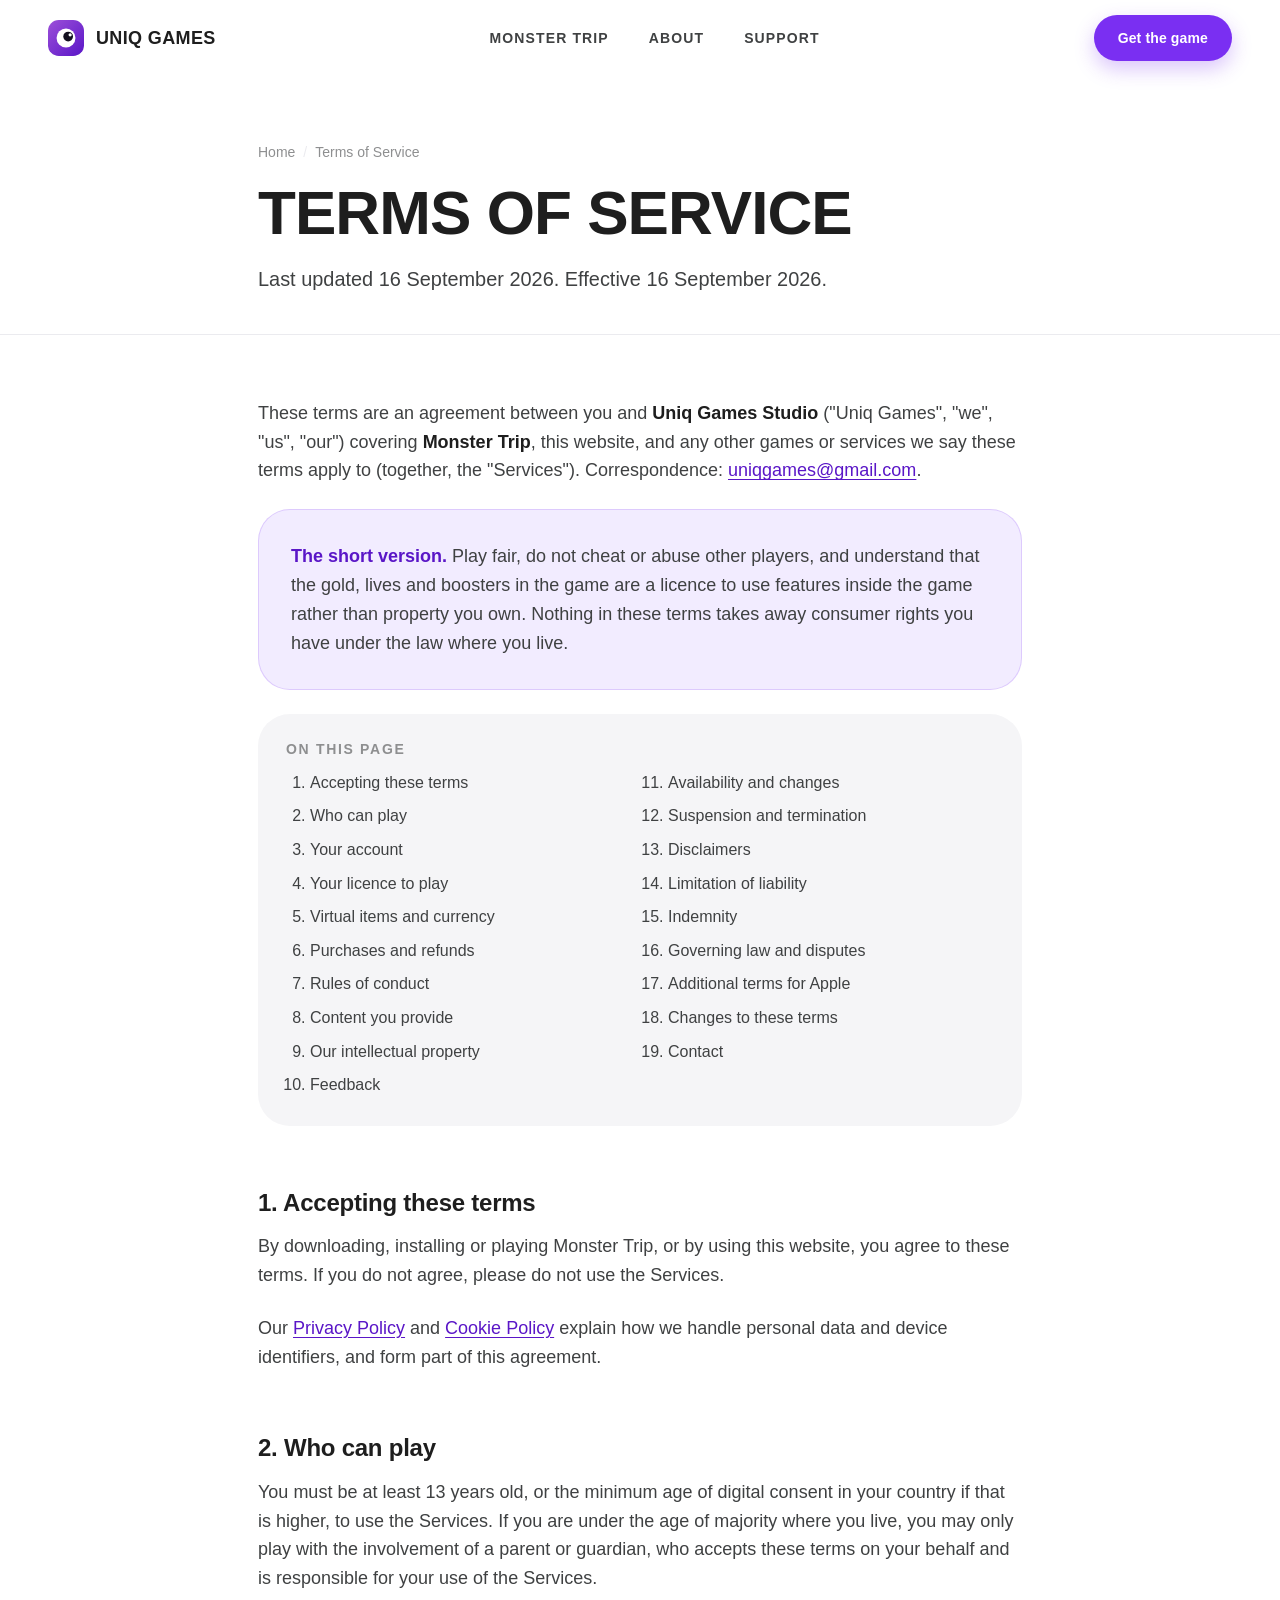
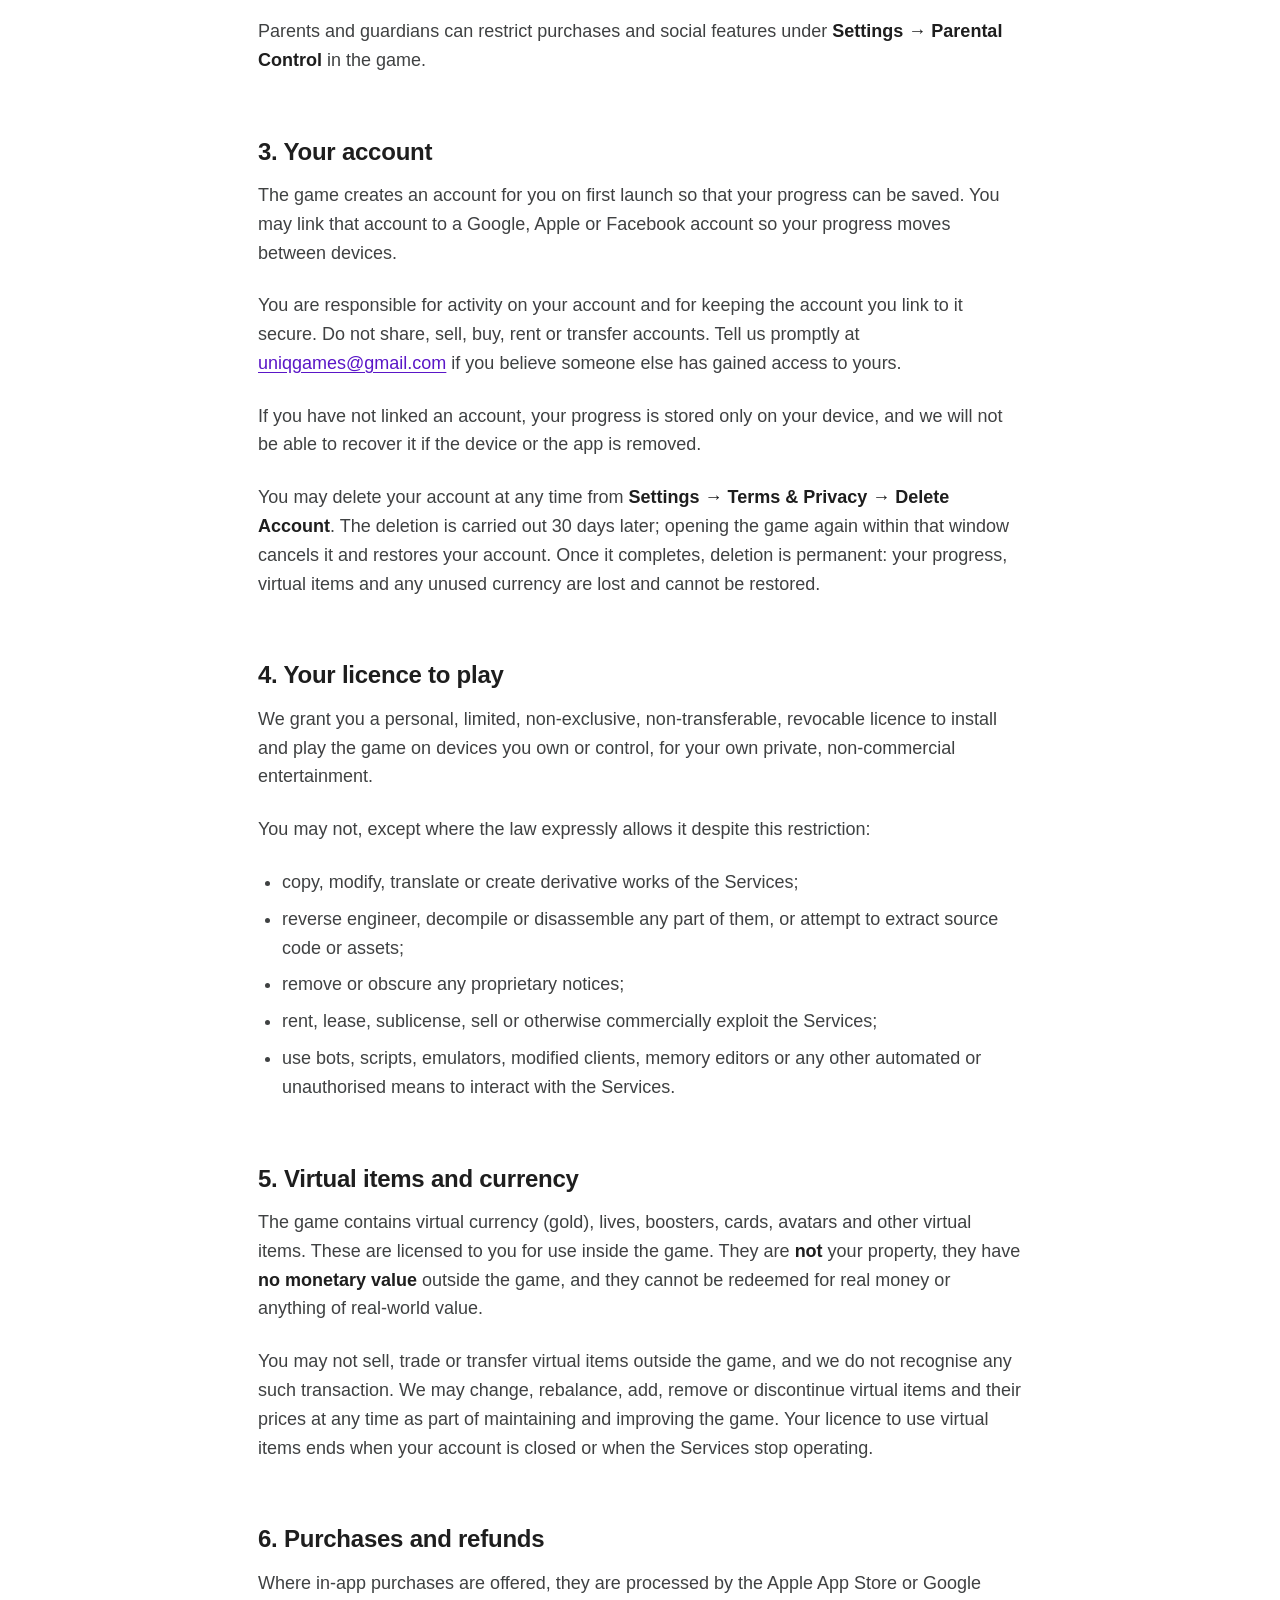
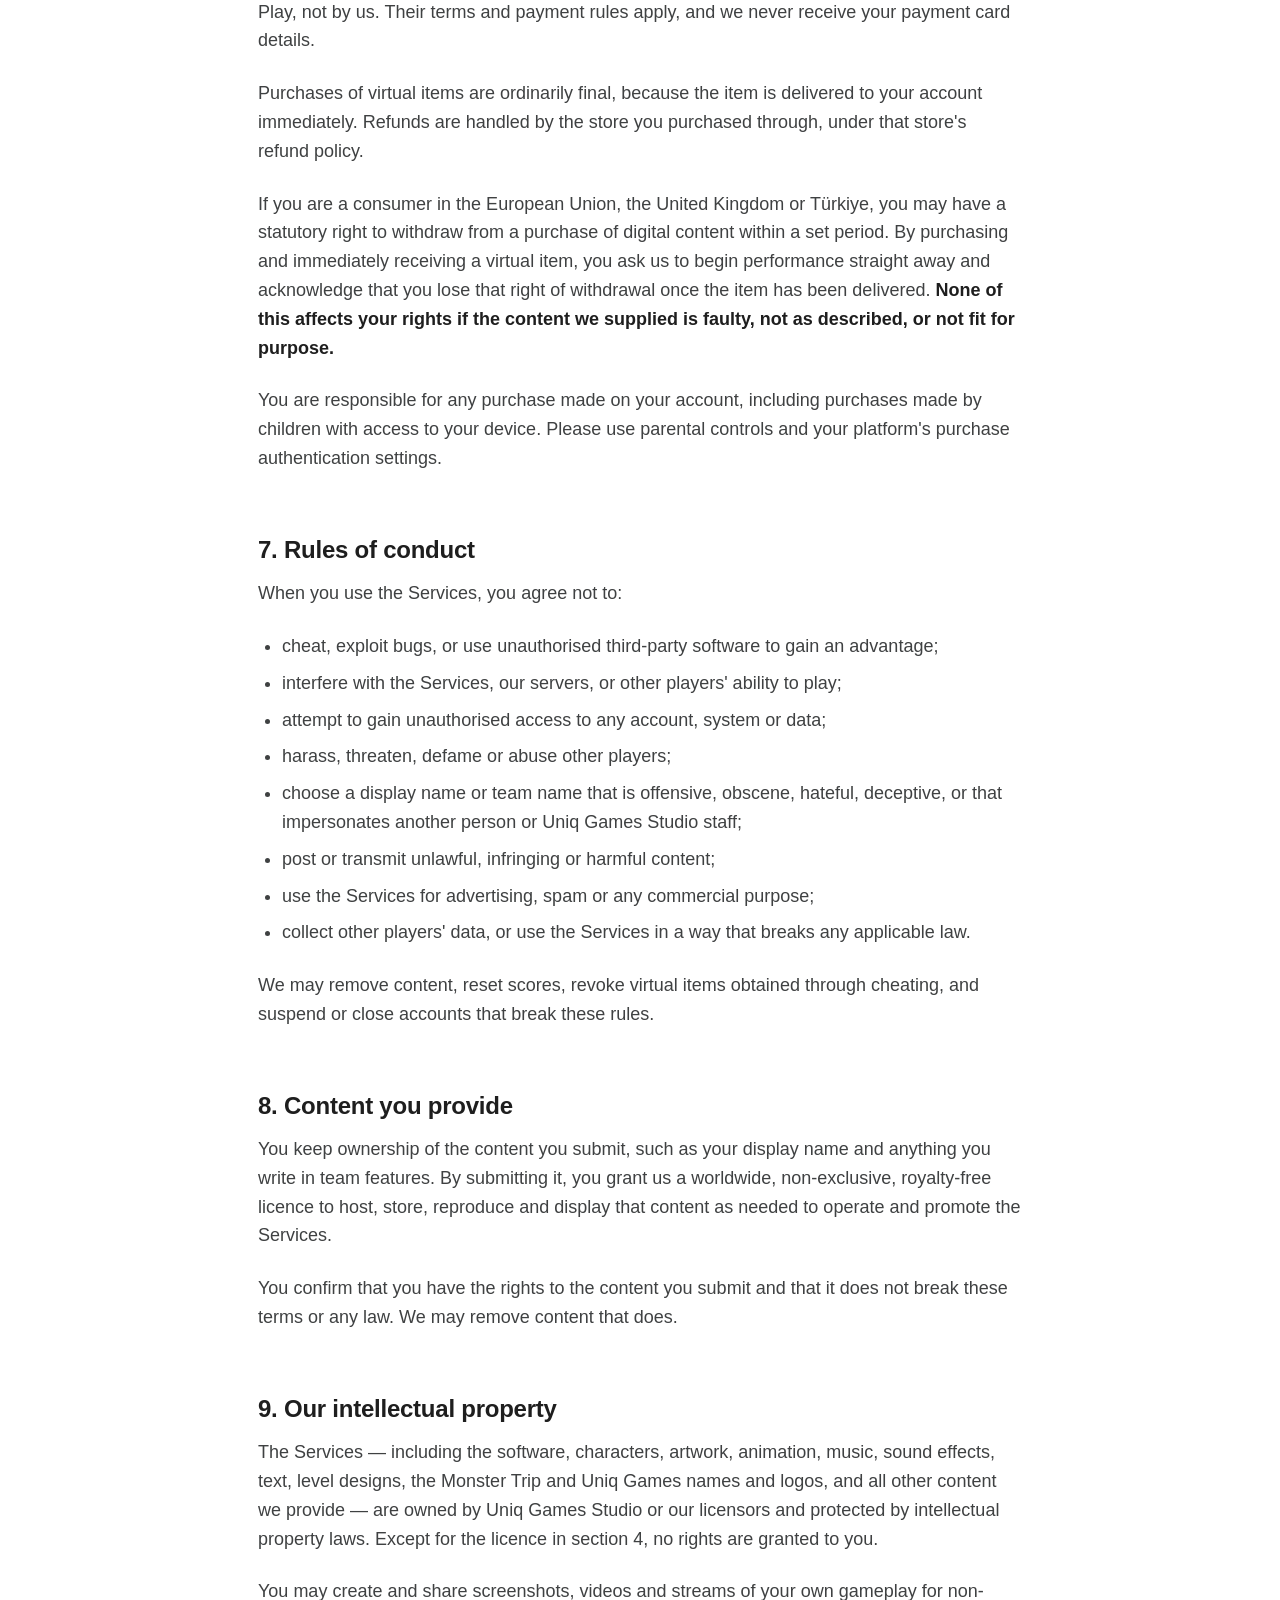
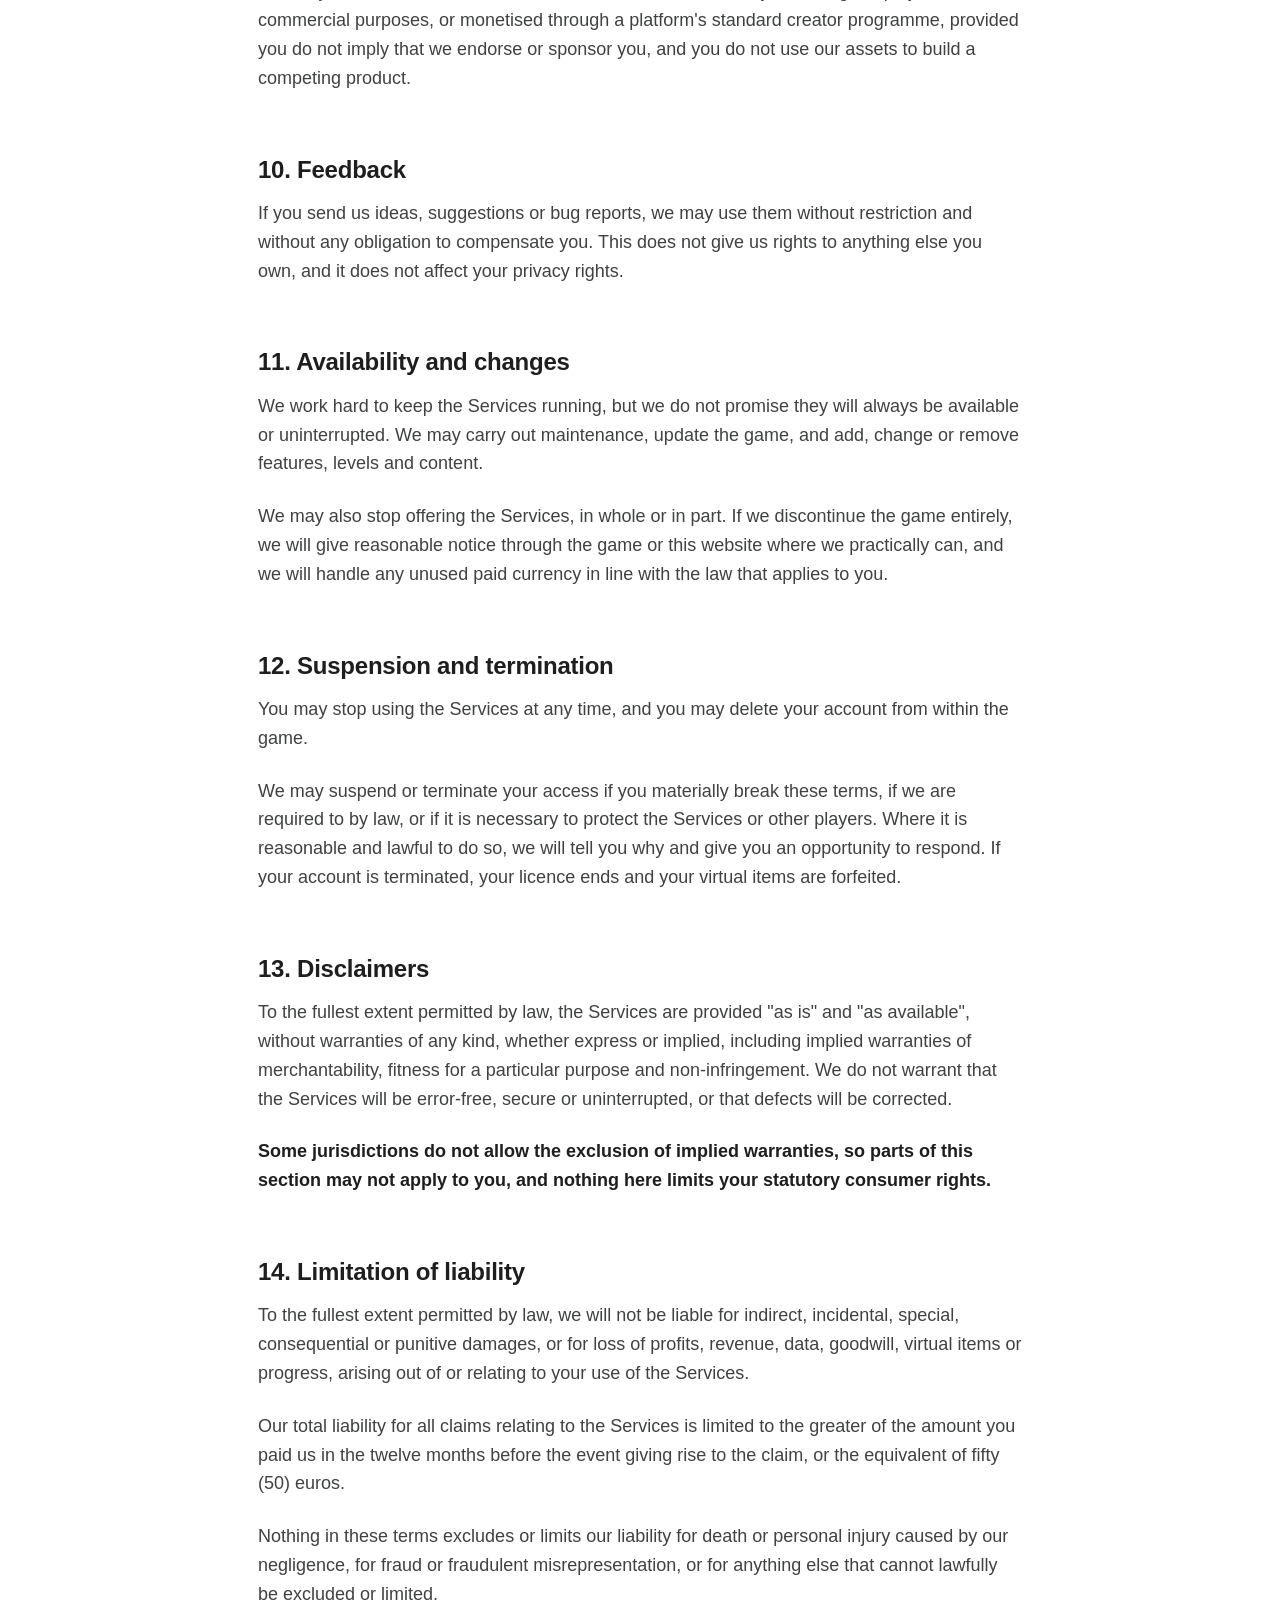
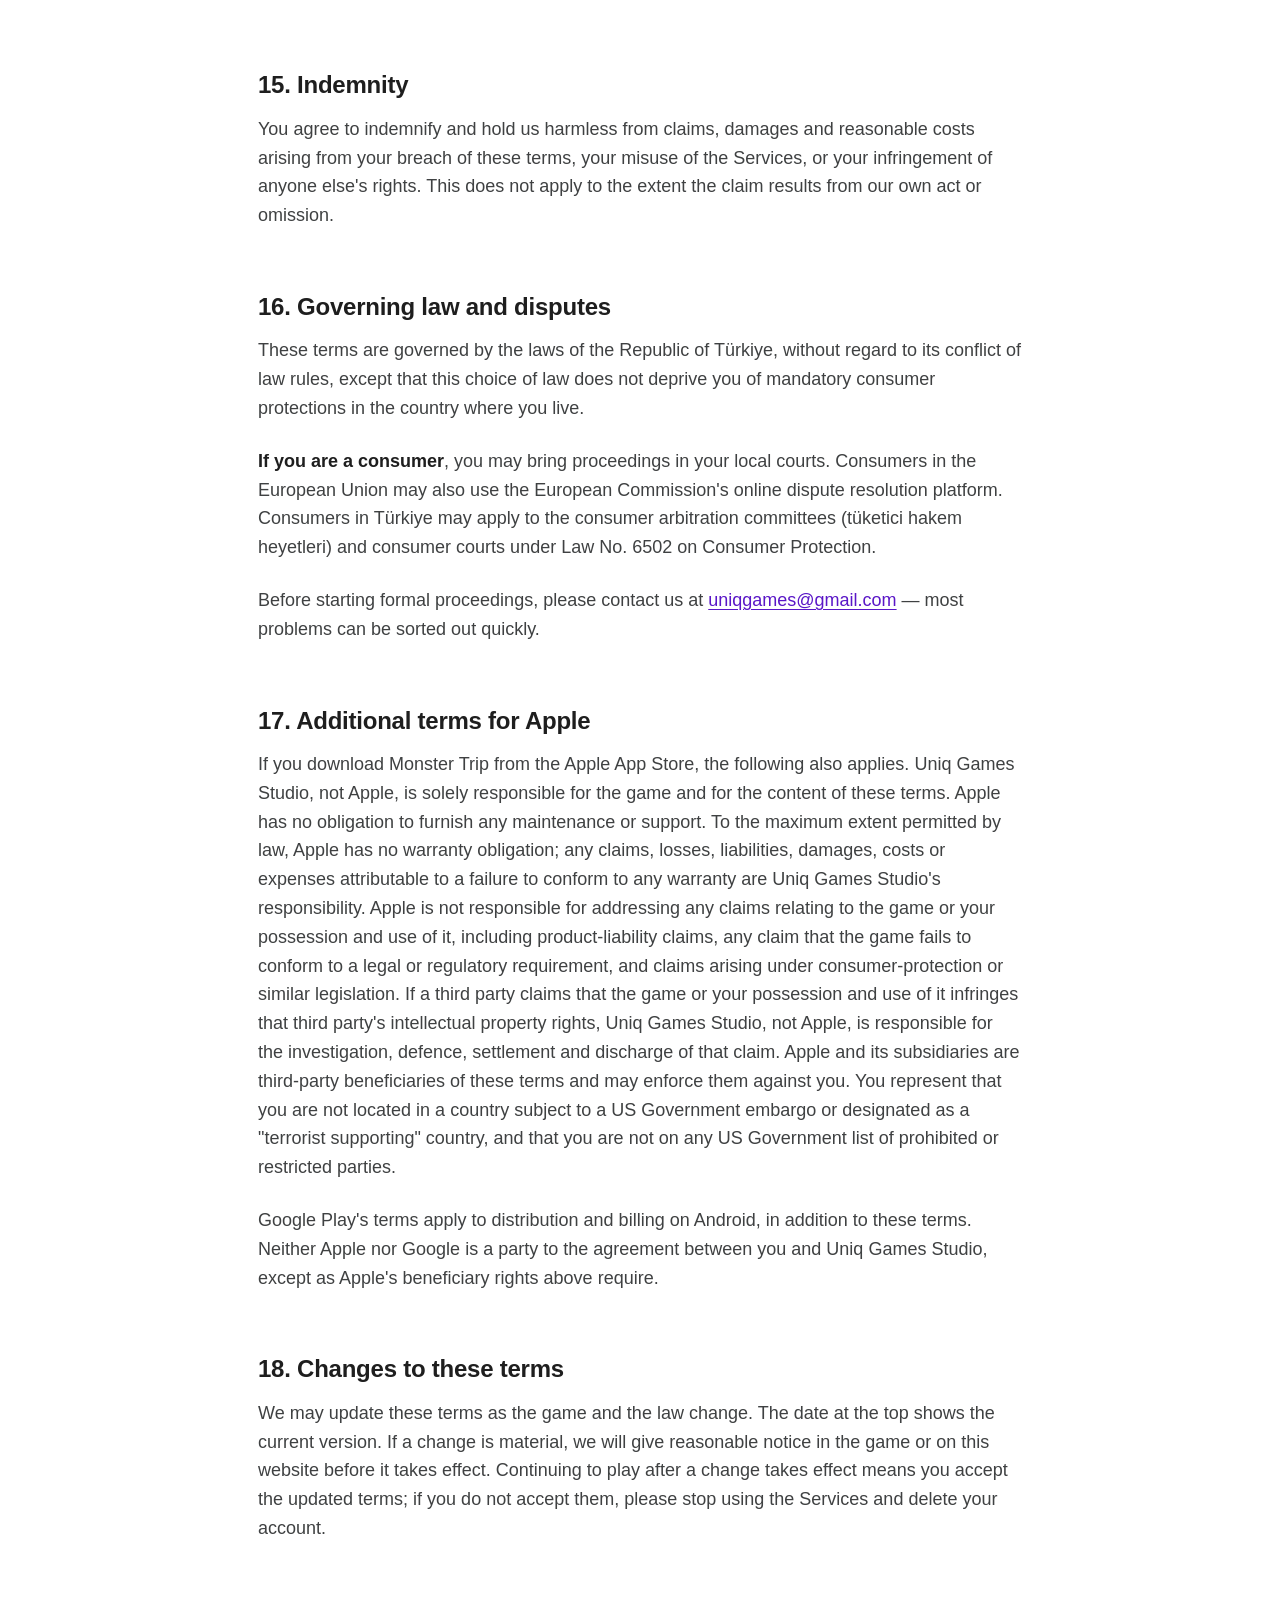
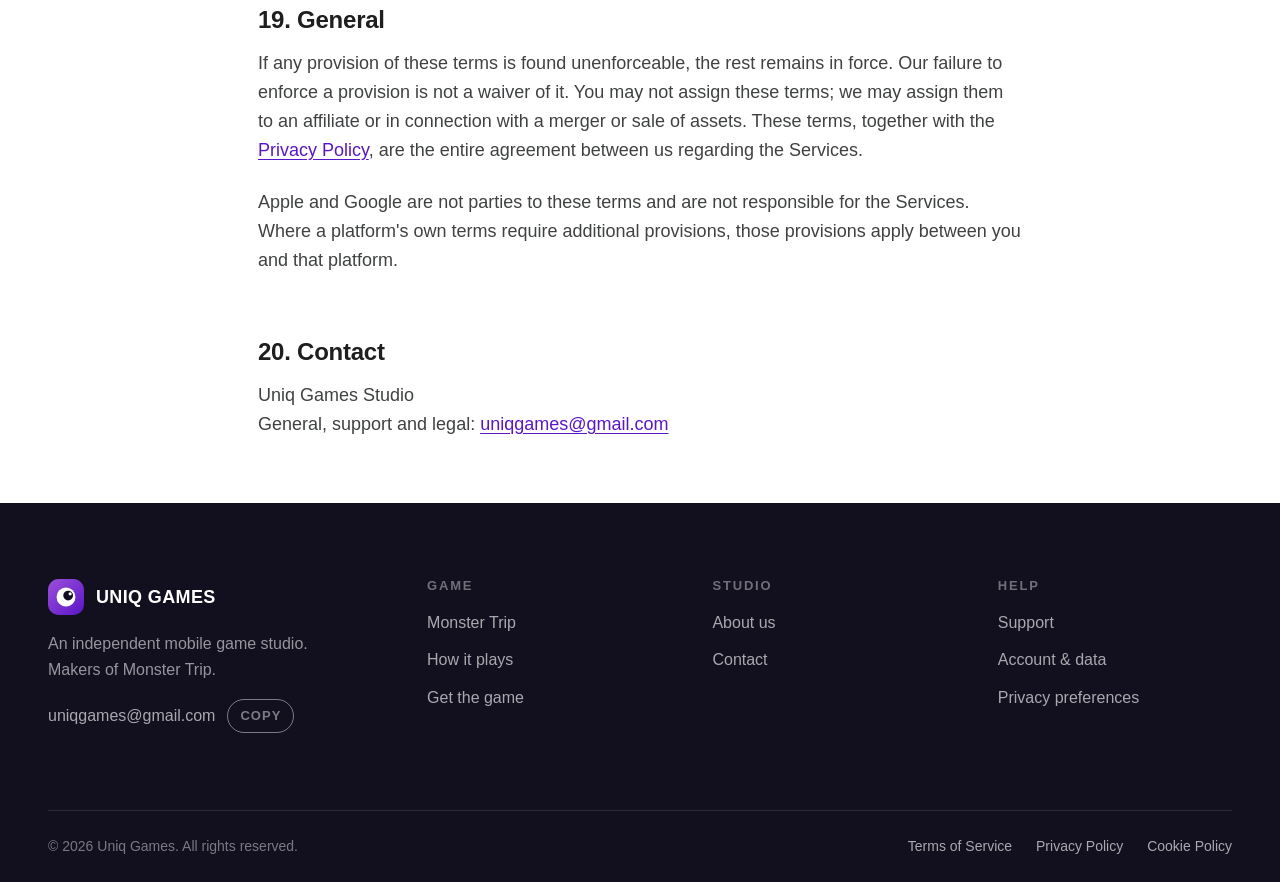
<file: terms/index.html>
<!doctype html>
<html lang="en">
<head>
<meta charset="utf-8">
<meta name="viewport" content="width=device-width, initial-scale=1">
<title>Terms of Service — Uniq Games Studio</title>
<meta name="description" content="The terms that apply when you play Monster Trip or use the Uniq Games Studio website: accounts, virtual items, fair play, and consumer rights.">
<link rel="canonical" href="https://uniqgames.net/terms/">
<meta name="theme-color" content="#ffffff">
<meta name="robots" content="index, follow">
<meta property="og:type" content="article">
<meta property="og:site_name" content="Uniq Games">
<meta property="og:title" content="Terms of Service — Uniq Games Studio">
<meta property="og:description" content="The terms that apply when you play Monster Trip.">
<meta property="og:url" content="https://uniqgames.net/terms/">
<meta property="og:image" content="https://uniqgames.net/assets/img/og-default.jpg">
<meta name="twitter:card" content="summary_large_image">
<link rel="icon" href="/assets/img/favicon.ico" sizes="32x32">
<link rel="icon" href="/assets/img/favicon-32.png" type="image/png">
<link rel="apple-touch-icon" href="/assets/img/apple-touch-icon.png">
<link rel="manifest" href="/site.webmanifest">
<link rel="preconnect" href="https://api.fontshare.com" crossorigin>
<link rel="stylesheet" href="https://api.fontshare.com/v2/css?f%5B%5D=satoshi@400,500,700,900&display=swap">
<link rel="stylesheet" href="/assets/css/main.css">
<script src="/assets/js/main.js" defer></script>
</head>
<body>
<a class="skip-link" href="#main">Skip to content</a>

<!-- shell:header -->
<header class="site-header">
  <div class="container site-header__inner">
    <a class="brand" href="/" aria-label="Uniq Games — home">
      <svg class="brand__mark" viewBox="0 0 40 40" aria-hidden="true" focusable="false">
        <rect width="40" height="40" rx="12" fill="url(#markHeader)"/>
        <circle cx="20" cy="20" r="10.5" fill="#fff"/>
        <circle cx="22.4" cy="18.4" r="5.4" fill="#120f1f"/>
        <circle cx="24.6" cy="16.4" r="1.8" fill="#fff"/>
        <defs>
          <linearGradient id="markHeader" x1="0" y1="0" x2="40" y2="40" gradientUnits="userSpaceOnUse">
            <stop stop-color="#9C4FD9"/><stop offset="1" stop-color="#5A16C7"/>
          </linearGradient>
        </defs>
      </svg>
      <span class="brand__name">Uniq Games</span>
    </a>

    <nav class="nav" aria-label="Primary">
      <ul class="nav__list">
        <li class="nav__item">
          <a class="nav__link" href="/monster-trip/">Monster Trip</a>
        </li>
        <li class="nav__item">
          <a class="nav__link" href="/about/">About</a>
        </li>
        <li class="nav__item">
          <a class="nav__link" href="/support/">Support</a>
        </li>
      </ul>
    </nav>

    <div class="header__actions">
      <a class="btn btn--primary" href="/monster-trip/#get-the-game">Get the game</a>
    </div>

    <button class="nav-toggle" type="button" aria-expanded="false" aria-controls="mobile-nav" aria-label="Open menu">
      <span></span><span></span><span></span>
    </button>
  </div>
</header>

<!-- Kept outside <header>: its backdrop-filter would otherwise become the
     containing block for this fixed-position panel. -->
<div class="mobile-nav" id="mobile-nav">
    <nav aria-label="Mobile">
      <div class="mobile-nav__group">
        <span class="mobile-nav__title">Game</span>
        <a href="/monster-trip/">Monster Trip</a>
        <a href="/monster-trip/#how-it-works">How it plays</a>
      </div>
      <div class="mobile-nav__group">
        <span class="mobile-nav__title">Studio</span>
        <a href="/about/">About Uniq Games</a>
      </div>
      <div class="mobile-nav__group">
        <span class="mobile-nav__title">Help</span>
        <a href="/support/">Support</a>
        <a href="/privacy/">Privacy Policy</a>
        <a href="/terms/" aria-current="page">Terms of Service</a>
        <a href="/cookies/">Cookie Policy</a>
        <a href="/privacy-preferences/">Privacy preferences</a>
      </div>
      <a class="btn btn--primary" href="/monster-trip/#get-the-game">Get the game</a>
    </nav>
  </div>
<!-- /shell:header -->

<main id="main">

  <section class="page-head">
    <div class="container container--narrow">
      <ol class="breadcrumb">
        <li><a href="/">Home</a></li>
        <li>Terms of Service</li>
      </ol>
      <h1 class="title-xl">Terms of Service</h1>
      <p class="lede">Last updated 16 September 2026. Effective 16 September 2026.</p>
    </div>
  </section>

  <section class="prose">
    <div class="container container--narrow">

      <p>These terms are an agreement between you and <strong>Uniq Games Studio</strong> ("Uniq Games", "we", "us", "our") covering <strong>Monster Trip</strong>, this website, and any other games or services we say these terms apply to (together, the "Services"). Correspondence: <a href="mailto:uniqgames@gmail.com">uniqgames@gmail.com</a>.</p>

      <div class="callout">
        <p><strong>The short version.</strong> Play fair, do not cheat or abuse other players, and understand that the gold, lives and boosters in the game are a licence to use features inside the game rather than property you own. Nothing in these terms takes away consumer rights you have under the law where you live.</p>
      </div>

      <nav class="toc" aria-label="On this page">
        <h2>On this page</h2>
        <ol>
          <li><a href="#acceptance">Accepting these terms</a></li>
          <li><a href="#eligibility">Who can play</a></li>
          <li><a href="#account">Your account</a></li>
          <li><a href="#licence">Your licence to play</a></li>
          <li><a href="#virtual">Virtual items and currency</a></li>
          <li><a href="#purchases">Purchases and refunds</a></li>
          <li><a href="#conduct">Rules of conduct</a></li>
          <li><a href="#content">Content you provide</a></li>
          <li><a href="#ip">Our intellectual property</a></li>
          <li><a href="#feedback">Feedback</a></li>
          <li><a href="#availability">Availability and changes</a></li>
          <li><a href="#termination">Suspension and termination</a></li>
          <li><a href="#disclaimer">Disclaimers</a></li>
          <li><a href="#liability">Limitation of liability</a></li>
          <li><a href="#indemnity">Indemnity</a></li>
          <li><a href="#law">Governing law and disputes</a></li>
          <li><a href="#apple">Additional terms for Apple</a></li>
          <li><a href="#updates">Changes to these terms</a></li>
          <li><a href="#contact">Contact</a></li>
        </ol>
      </nav>

      <h2 id="acceptance">1. Accepting these terms</h2>

      <p>By downloading, installing or playing Monster Trip, or by using this website, you agree to these terms. If you do not agree, please do not use the Services.</p>

      <p>Our <a href="/privacy/">Privacy Policy</a> and <a href="/cookies/">Cookie Policy</a> explain how we handle personal data and device identifiers, and form part of this agreement.</p>

      <h2 id="eligibility">2. Who can play</h2>

      <p>You must be at least 13 years old, or the minimum age of digital consent in your country if that is higher, to use the Services. If you are under the age of majority where you live, you may only play with the involvement of a parent or guardian, who accepts these terms on your behalf and is responsible for your use of the Services.</p>

      <p>Parents and guardians can restrict purchases and social features under <strong>Settings → Parental Control</strong> in the game.</p>

      <h2 id="account">3. Your account</h2>

      <p>The game creates an account for you on first launch so that your progress can be saved. You may link that account to a Google, Apple or Facebook account so your progress moves between devices.</p>

      <p>You are responsible for activity on your account and for keeping the account you link to it secure. Do not share, sell, buy, rent or transfer accounts. Tell us promptly at <a href="mailto:uniqgames@gmail.com">uniqgames@gmail.com</a> if you believe someone else has gained access to yours.</p>

      <p>If you have not linked an account, your progress is stored only on your device, and we will not be able to recover it if the device or the app is removed.</p>

      <p>You may delete your account at any time from <strong>Settings → Terms &amp; Privacy → Delete Account</strong>. The deletion is carried out 30 days later; opening the game again within that window cancels it and restores your account. Once it completes, deletion is permanent: your progress, virtual items and any unused currency are lost and cannot be restored.</p>

      <h2 id="licence">4. Your licence to play</h2>

      <p>We grant you a personal, limited, non-exclusive, non-transferable, revocable licence to install and play the game on devices you own or control, for your own private, non-commercial entertainment.</p>

      <p>You may not, except where the law expressly allows it despite this restriction:</p>

      <ul>
        <li>copy, modify, translate or create derivative works of the Services;</li>
        <li>reverse engineer, decompile or disassemble any part of them, or attempt to extract source code or assets;</li>
        <li>remove or obscure any proprietary notices;</li>
        <li>rent, lease, sublicense, sell or otherwise commercially exploit the Services;</li>
        <li>use bots, scripts, emulators, modified clients, memory editors or any other automated or unauthorised means to interact with the Services.</li>
      </ul>

      <h2 id="virtual">5. Virtual items and currency</h2>

      <p>The game contains virtual currency (gold), lives, boosters, cards, avatars and other virtual items. These are licensed to you for use inside the game. They are <strong>not</strong> your property, they have <strong>no monetary value</strong> outside the game, and they cannot be redeemed for real money or anything of real-world value.</p>

      <p>You may not sell, trade or transfer virtual items outside the game, and we do not recognise any such transaction. We may change, rebalance, add, remove or discontinue virtual items and their prices at any time as part of maintaining and improving the game. Your licence to use virtual items ends when your account is closed or when the Services stop operating.</p>

      <h2 id="purchases">6. Purchases and refunds</h2>

      <p>Where in-app purchases are offered, they are processed by the Apple App Store or Google Play, not by us. Their terms and payment rules apply, and we never receive your payment card details.</p>

      <p>Purchases of virtual items are ordinarily final, because the item is delivered to your account immediately. Refunds are handled by the store you purchased through, under that store's refund policy.</p>

      <p>If you are a consumer in the European Union, the United Kingdom or Türkiye, you may have a statutory right to withdraw from a purchase of digital content within a set period. By purchasing and immediately receiving a virtual item, you ask us to begin performance straight away and acknowledge that you lose that right of withdrawal once the item has been delivered. <strong>None of this affects your rights if the content we supplied is faulty, not as described, or not fit for purpose.</strong></p>

      <p>You are responsible for any purchase made on your account, including purchases made by children with access to your device. Please use parental controls and your platform's purchase authentication settings.</p>

      <h2 id="conduct">7. Rules of conduct</h2>

      <p>When you use the Services, you agree not to:</p>

      <ul>
        <li>cheat, exploit bugs, or use unauthorised third-party software to gain an advantage;</li>
        <li>interfere with the Services, our servers, or other players' ability to play;</li>
        <li>attempt to gain unauthorised access to any account, system or data;</li>
        <li>harass, threaten, defame or abuse other players;</li>
        <li>choose a display name or team name that is offensive, obscene, hateful, deceptive, or that impersonates another person or Uniq Games Studio staff;</li>
        <li>post or transmit unlawful, infringing or harmful content;</li>
        <li>use the Services for advertising, spam or any commercial purpose;</li>
        <li>collect other players' data, or use the Services in a way that breaks any applicable law.</li>
      </ul>

      <p>We may remove content, reset scores, revoke virtual items obtained through cheating, and suspend or close accounts that break these rules.</p>

      <h2 id="content">8. Content you provide</h2>

      <p>You keep ownership of the content you submit, such as your display name and anything you write in team features. By submitting it, you grant us a worldwide, non-exclusive, royalty-free licence to host, store, reproduce and display that content as needed to operate and promote the Services.</p>

      <p>You confirm that you have the rights to the content you submit and that it does not break these terms or any law. We may remove content that does.</p>

      <h2 id="ip">9. Our intellectual property</h2>

      <p>The Services — including the software, characters, artwork, animation, music, sound effects, text, level designs, the Monster Trip and Uniq Games names and logos, and all other content we provide — are owned by Uniq Games Studio or our licensors and protected by intellectual property laws. Except for the licence in section 4, no rights are granted to you.</p>

      <p>You may create and share screenshots, videos and streams of your own gameplay for non-commercial purposes, or monetised through a platform's standard creator programme, provided you do not imply that we endorse or sponsor you, and you do not use our assets to build a competing product.</p>

      <h2 id="feedback">10. Feedback</h2>

      <p>If you send us ideas, suggestions or bug reports, we may use them without restriction and without any obligation to compensate you. This does not give us rights to anything else you own, and it does not affect your privacy rights.</p>

      <h2 id="availability">11. Availability and changes</h2>

      <p>We work hard to keep the Services running, but we do not promise they will always be available or uninterrupted. We may carry out maintenance, update the game, and add, change or remove features, levels and content.</p>

      <p>We may also stop offering the Services, in whole or in part. If we discontinue the game entirely, we will give reasonable notice through the game or this website where we practically can, and we will handle any unused paid currency in line with the law that applies to you.</p>

      <h2 id="termination">12. Suspension and termination</h2>

      <p>You may stop using the Services at any time, and you may delete your account from within the game.</p>

      <p>We may suspend or terminate your access if you materially break these terms, if we are required to by law, or if it is necessary to protect the Services or other players. Where it is reasonable and lawful to do so, we will tell you why and give you an opportunity to respond. If your account is terminated, your licence ends and your virtual items are forfeited.</p>

      <h2 id="disclaimer">13. Disclaimers</h2>

      <p>To the fullest extent permitted by law, the Services are provided "as is" and "as available", without warranties of any kind, whether express or implied, including implied warranties of merchantability, fitness for a particular purpose and non-infringement. We do not warrant that the Services will be error-free, secure or uninterrupted, or that defects will be corrected.</p>

      <p><strong>Some jurisdictions do not allow the exclusion of implied warranties, so parts of this section may not apply to you, and nothing here limits your statutory consumer rights.</strong></p>

      <h2 id="liability">14. Limitation of liability</h2>

      <p>To the fullest extent permitted by law, we will not be liable for indirect, incidental, special, consequential or punitive damages, or for loss of profits, revenue, data, goodwill, virtual items or progress, arising out of or relating to your use of the Services.</p>

      <p>Our total liability for all claims relating to the Services is limited to the greater of the amount you paid us in the twelve months before the event giving rise to the claim, or the equivalent of fifty (50) euros.</p>

      <p>Nothing in these terms excludes or limits our liability for death or personal injury caused by our negligence, for fraud or fraudulent misrepresentation, or for anything else that cannot lawfully be excluded or limited.</p>

      <h2 id="indemnity">15. Indemnity</h2>

      <p>You agree to indemnify and hold us harmless from claims, damages and reasonable costs arising from your breach of these terms, your misuse of the Services, or your infringement of anyone else's rights. This does not apply to the extent the claim results from our own act or omission.</p>

      <h2 id="law">16. Governing law and disputes</h2>

      <p>These terms are governed by the laws of the Republic of Türkiye, without regard to its conflict of law rules, except that this choice of law does not deprive you of mandatory consumer protections in the country where you live.</p>

      <p><strong>If you are a consumer</strong>, you may bring proceedings in your local courts. Consumers in the European Union may also use the European Commission's online dispute resolution platform. Consumers in Türkiye may apply to the consumer arbitration committees (tüketici hakem heyetleri) and consumer courts under Law No. 6502 on Consumer Protection.</p>

      <p>Before starting formal proceedings, please contact us at <a href="mailto:uniqgames@gmail.com">uniqgames@gmail.com</a> — most problems can be sorted out quickly.</p>

      <h2 id="apple">17. Additional terms for Apple</h2>

      <p>If you download Monster Trip from the Apple App Store, the following also applies. Uniq Games Studio, not Apple, is solely responsible for the game and for the content of these terms. Apple has no obligation to furnish any maintenance or support. To the maximum extent permitted by law, Apple has no warranty obligation; any claims, losses, liabilities, damages, costs or expenses attributable to a failure to conform to any warranty are Uniq Games Studio's responsibility. Apple is not responsible for addressing any claims relating to the game or your possession and use of it, including product-liability claims, any claim that the game fails to conform to a legal or regulatory requirement, and claims arising under consumer-protection or similar legislation. If a third party claims that the game or your possession and use of it infringes that third party's intellectual property rights, Uniq Games Studio, not Apple, is responsible for the investigation, defence, settlement and discharge of that claim. Apple and its subsidiaries are third-party beneficiaries of these terms and may enforce them against you. You represent that you are not located in a country subject to a US Government embargo or designated as a "terrorist supporting" country, and that you are not on any US Government list of prohibited or restricted parties.</p>

      <p>Google Play's terms apply to distribution and billing on Android, in addition to these terms. Neither Apple nor Google is a party to the agreement between you and Uniq Games Studio, except as Apple's beneficiary rights above require.</p>

      <h2 id="updates">18. Changes to these terms</h2>

      <p>We may update these terms as the game and the law change. The date at the top shows the current version. If a change is material, we will give reasonable notice in the game or on this website before it takes effect. Continuing to play after a change takes effect means you accept the updated terms; if you do not accept them, please stop using the Services and delete your account.</p>

      <h2 id="general">19. General</h2>

      <p>If any provision of these terms is found unenforceable, the rest remains in force. Our failure to enforce a provision is not a waiver of it. You may not assign these terms; we may assign them to an affiliate or in connection with a merger or sale of assets. These terms, together with the <a href="/privacy/">Privacy Policy</a>, are the entire agreement between us regarding the Services.</p>

      <p>Apple and Google are not parties to these terms and are not responsible for the Services. Where a platform's own terms require additional provisions, those provisions apply between you and that platform.</p>

      <h2 id="contact">20. Contact</h2>

      <p>Uniq Games Studio<br>
      General, support and legal: <a href="mailto:uniqgames@gmail.com">uniqgames@gmail.com</a></p>

    </div>
  </section>

</main>

<!-- shell:footer -->
<footer class="site-footer">
  <div class="container">
    <div class="footer__top">
      <div class="footer__brand">
        <a class="brand" href="/" aria-label="Uniq Games — home">
          <svg class="brand__mark" viewBox="0 0 40 40" aria-hidden="true" focusable="false">
            <rect width="40" height="40" rx="12" fill="url(#markFooter)"/>
            <circle cx="20" cy="20" r="10.5" fill="#fff"/>
            <circle cx="22.4" cy="18.4" r="5.4" fill="#120f1f"/>
            <circle cx="24.6" cy="16.4" r="1.8" fill="#fff"/>
            <defs>
              <linearGradient id="markFooter" x1="0" y1="0" x2="40" y2="40" gradientUnits="userSpaceOnUse">
                <stop stop-color="#9C4FD9"/><stop offset="1" stop-color="#5A16C7"/>
              </linearGradient>
            </defs>
          </svg>
          <span class="brand__name">Uniq Games</span>
        </a>
        <p class="footer__blurb">An independent mobile game studio. Makers of Monster Trip.</p>
        <div class="copy-field">
          <a href="mailto:uniqgames@gmail.com">uniqgames@gmail.com</a>
          <button class="copy-btn" type="button" data-copy="uniqgames@gmail.com">Copy</button>
        </div>
      </div>

      <div class="footer__col">
        <h2>Game</h2>
        <ul>
          <li><a href="/monster-trip/">Monster Trip</a></li>
          <li><a href="/monster-trip/#how-it-works">How it plays</a></li>
          <li><a href="/monster-trip/#get-the-game">Get the game</a></li>
        </ul>
      </div>

      <div class="footer__col">
        <h2>Studio</h2>
        <ul>
          <li><a href="/about/">About us</a></li>
          <li><a href="mailto:uniqgames@gmail.com">Contact</a></li>
        </ul>
      </div>

      <div class="footer__col">
        <h2>Help</h2>
        <ul>
          <li><a href="/support/">Support</a></li>
          <li><a href="/support/#account">Account &amp; data</a></li>
          <li><a href="/privacy-preferences/">Privacy preferences</a></li>
        </ul>
      </div>
    </div>

    <div class="footer__bottom">
      <p>&copy; <span data-year>2026</span> Uniq Games. All rights reserved.</p>
      <ul class="footer__legal">
        <li><a href="/terms/" aria-current="page">Terms of Service</a></li>
        <li><a href="/privacy/">Privacy Policy</a></li>
        <li><a href="/cookies/">Cookie Policy</a></li>
      </ul>
    </div>
  </div>
</footer>
<!-- /shell:footer -->

</body>
</html>
</file>
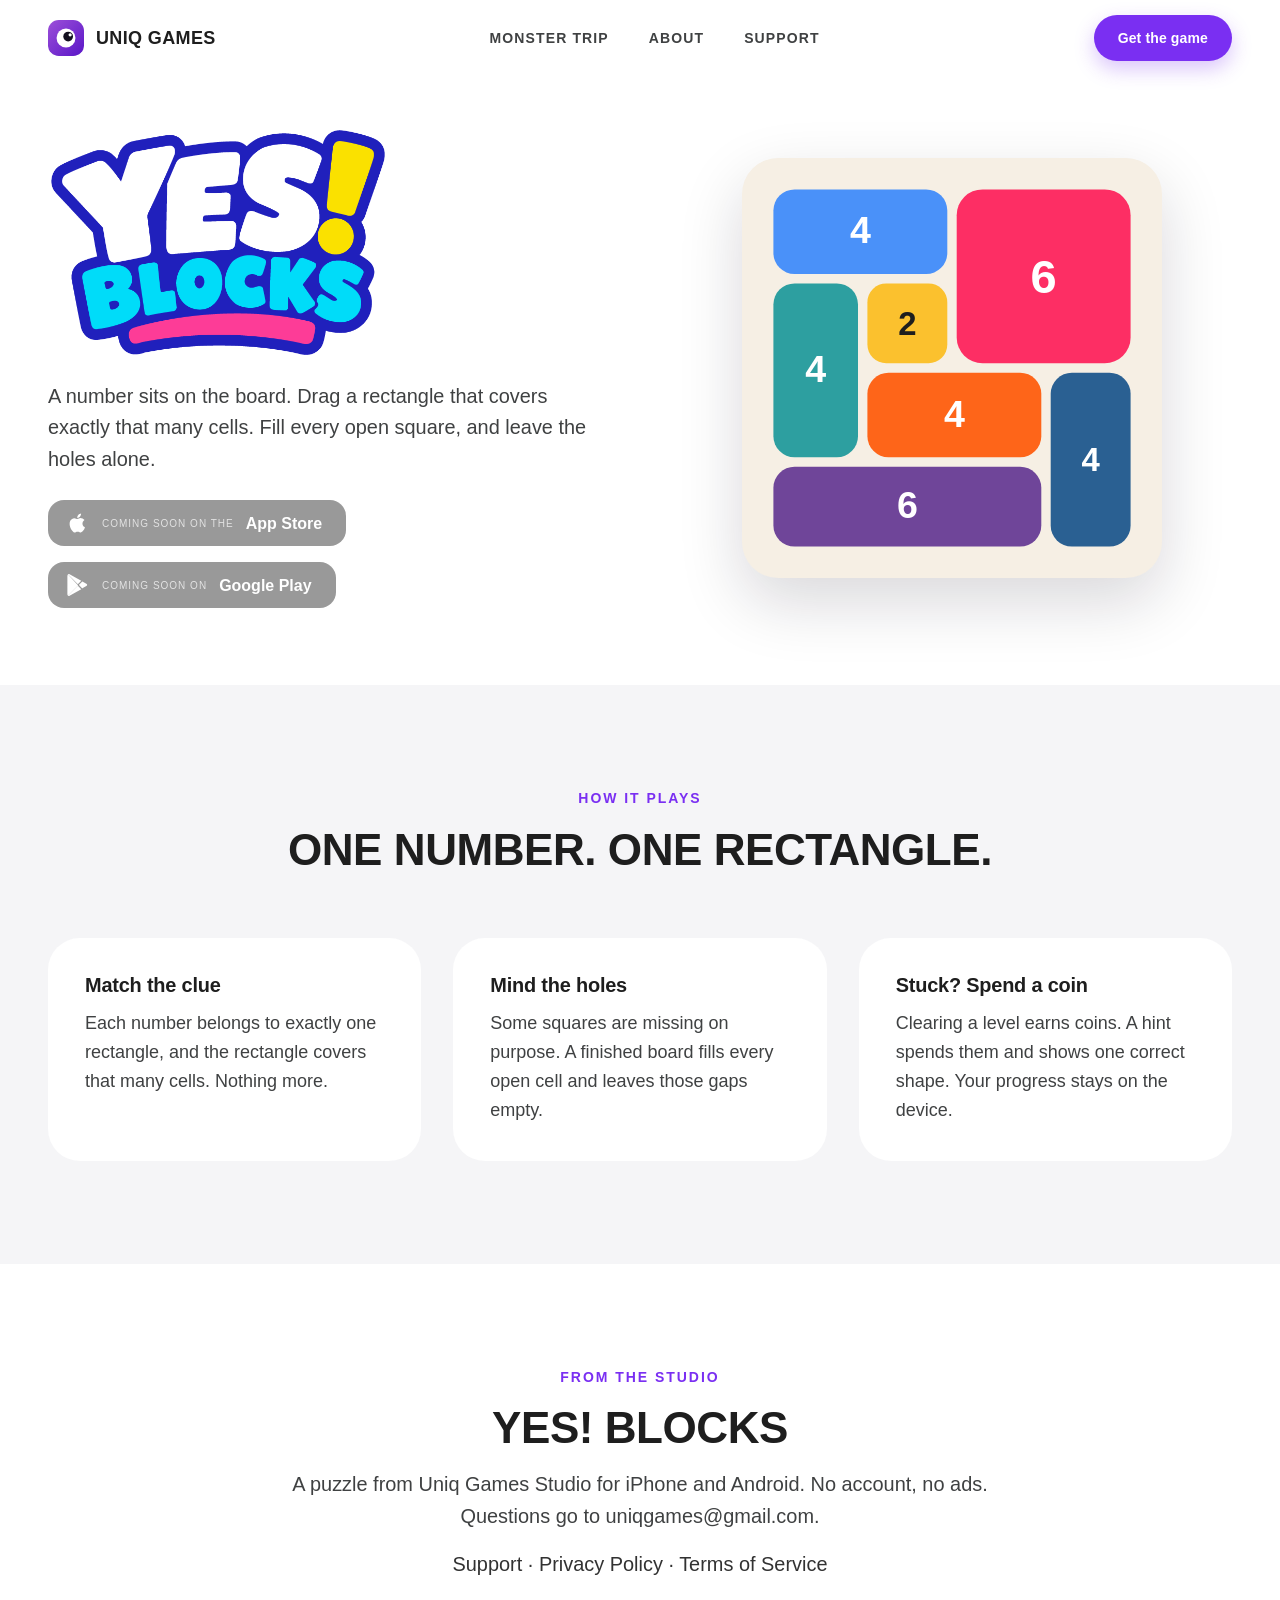
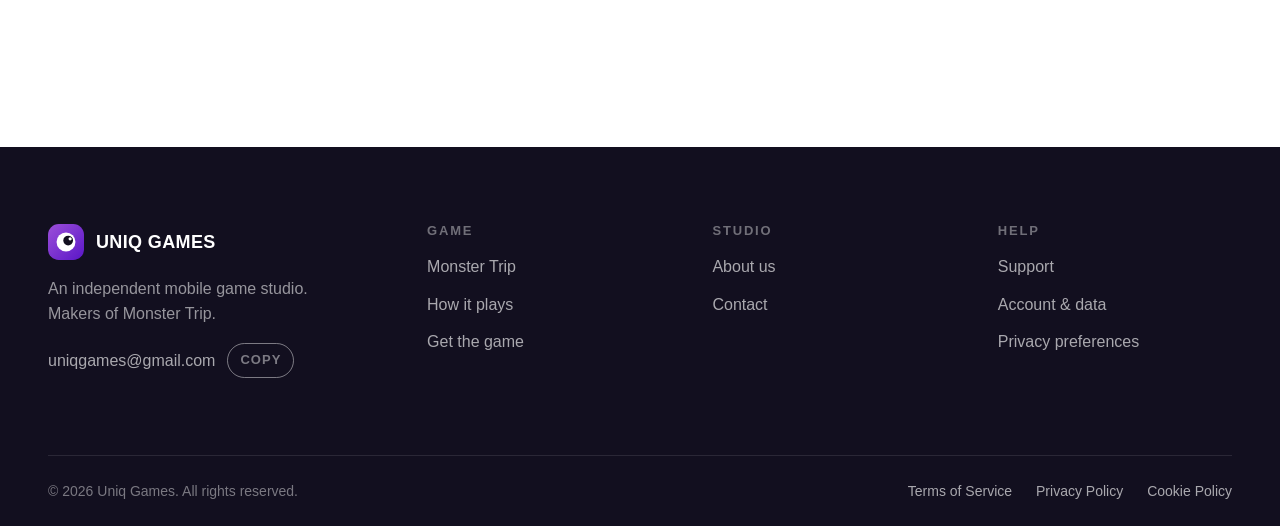
<file: yesblocks/index.html>
<!doctype html>
<html lang="en">
<head>
<meta charset="utf-8">
<meta name="viewport" content="width=device-width, initial-scale=1">
<title>Yes! Blocks — a number puzzle from Uniq Games</title>
<meta name="description" content="Yes! Blocks is a number puzzle. Drag a rectangle that matches the clue, fill the board, and leave the holes empty. Coming to iOS and Android.">
<link rel="canonical" href="https://uniqgames.net/yesblocks/">
<meta name="theme-color" content="#ffffff">
<meta name="robots" content="index, follow">
<meta property="og:type" content="website">
<meta property="og:site_name" content="Uniq Games">
<meta property="og:title" content="Yes! Blocks — a number puzzle from Uniq Games">
<meta property="og:description" content="Match the number. Fill the board. Coming to iOS and Android.">
<meta property="og:url" content="https://uniqgames.net/yesblocks/">
<meta property="og:image" content="https://uniqgames.net/assets/img/og-default.jpg">
<meta name="twitter:card" content="summary_large_image">
<link rel="icon" href="/assets/img/favicon.ico" sizes="32x32">
<link rel="icon" href="/assets/img/favicon-32.png" type="image/png">
<link rel="apple-touch-icon" href="/assets/img/apple-touch-icon.png">
<link rel="manifest" href="/site.webmanifest">
<link rel="preconnect" href="https://api.fontshare.com" crossorigin>
<link rel="stylesheet" href="https://api.fontshare.com/v2/css?f%5B%5D=satoshi@400,500,700,900&display=swap">
<link rel="stylesheet" href="/assets/css/main.css">
<script src="/assets/js/main.js" defer></script>
<script type="application/ld+json">
{
  "@context": "https://schema.org",
  "@type": "VideoGame",
  "name": "Yes! Blocks",
  "url": "https://uniqgames.net/yesblocks/",
  "image": "https://uniqgames.net/assets/img/logo-yes-blocks.png",
  "description": "A number puzzle about drawing rectangles that match the clues on the board.",
  "genre": ["Puzzle", "Casual"],
  "gamePlatform": ["iOS", "Android"],
  "applicationCategory": "GameApplication",
  "publisher": { "@type": "Organization", "name": "Uniq Games" }
}
</script>
<style>
  .yb-logo {
    width: min(100%, 340px);
    height: auto;
  }
  .yb-board {
    width: min(100%, 420px);
    margin-inline: auto;
    padding: 22px;
    border-radius: 36px;
    background: #f6efe4;
    box-shadow: var(--shadow-lg);
  }
  .yb-board svg {
    display: block;
    width: 100%;
    height: auto;
  }
</style>
</head>
<body>
<a class="skip-link" href="#main">Skip to content</a>

<!-- shell:header -->
<header class="site-header">
  <div class="container site-header__inner">
    <a class="brand" href="/" aria-label="Uniq Games — home">
      <svg class="brand__mark" viewBox="0 0 40 40" aria-hidden="true" focusable="false">
        <rect width="40" height="40" rx="12" fill="url(#markHeader)"/>
        <circle cx="20" cy="20" r="10.5" fill="#fff"/>
        <circle cx="22.4" cy="18.4" r="5.4" fill="#120f1f"/>
        <circle cx="24.6" cy="16.4" r="1.8" fill="#fff"/>
        <defs>
          <linearGradient id="markHeader" x1="0" y1="0" x2="40" y2="40" gradientUnits="userSpaceOnUse">
            <stop stop-color="#9C4FD9"/><stop offset="1" stop-color="#5A16C7"/>
          </linearGradient>
        </defs>
      </svg>
      <span class="brand__name">Uniq Games</span>
    </a>

    <nav class="nav" aria-label="Primary">
      <ul class="nav__list">
        <li class="nav__item">
          <a class="nav__link" href="/monster-trip/">Monster Trip</a>
        </li>
        <li class="nav__item">
          <a class="nav__link" href="/about/">About</a>
        </li>
        <li class="nav__item">
          <a class="nav__link" href="/support/">Support</a>
        </li>
      </ul>
    </nav>

    <div class="header__actions">
      <a class="btn btn--primary" href="/monster-trip/#get-the-game">Get the game</a>
    </div>

    <button class="nav-toggle" type="button" aria-expanded="false" aria-controls="mobile-nav" aria-label="Open menu">
      <span></span><span></span><span></span>
    </button>
  </div>
</header>

<!-- Kept outside <header>: its backdrop-filter would otherwise become the
     containing block for this fixed-position panel. -->
<div class="mobile-nav" id="mobile-nav">
    <nav aria-label="Mobile">
      <div class="mobile-nav__group">
        <span class="mobile-nav__title">Game</span>
        <a href="/monster-trip/">Monster Trip</a>
        <a href="/monster-trip/#how-it-works">How it plays</a>
      </div>
      <div class="mobile-nav__group">
        <span class="mobile-nav__title">Studio</span>
        <a href="/about/">About Uniq Games</a>
      </div>
      <div class="mobile-nav__group">
        <span class="mobile-nav__title">Help</span>
        <a href="/support/">Support</a>
        <a href="/privacy/">Privacy Policy</a>
        <a href="/terms/">Terms of Service</a>
        <a href="/cookies/">Cookie Policy</a>
        <a href="/privacy-preferences/">Privacy preferences</a>
      </div>
      <a class="btn btn--primary" href="/monster-trip/#get-the-game">Get the game</a>
    </nav>
  </div>
<!-- /shell:header -->

<main id="main">

  <section class="hero">
    <div class="container">
      <div class="split">
        <div class="split__copy">
          <h1>
            <img class="yb-logo" src="/assets/img/logo-yes-blocks.png" width="658" height="442" alt="Yes! Blocks" fetchpriority="high" decoding="async">
          </h1>
          <p class="lede">A number sits on the board. Drag a rectangle that covers exactly that many cells. Fill every open square, and leave the holes alone.</p>
          <div class="store-row">
            <span class="store-badge" aria-disabled="true">
              <svg viewBox="0 0 24 24" aria-hidden="true"><path d="M17.05 12.54c-.02-2.2 1.8-3.26 1.88-3.31-1.02-1.5-2.62-1.7-3.19-1.73-1.36-.14-2.65.8-3.34.8-.69 0-1.75-.78-2.87-.76-1.48.02-2.84.86-3.6 2.18-1.53 2.66-.39 6.6 1.1 8.76.73 1.06 1.6 2.25 2.74 2.2 1.1-.04 1.52-.71 2.85-.71 1.33 0 1.7.71 2.87.69 1.18-.02 1.93-1.08 2.65-2.14.84-1.23 1.18-2.42 1.2-2.48-.03-.01-2.3-.88-2.29-3.5zM14.86 6.1c.6-.74 1.02-1.75.9-2.77-.87.04-1.93.58-2.56 1.31-.56.65-1.06 1.7-.93 2.7.97.08 1.97-.5 2.59-1.24z"/></svg>
              <span>Coming soon on the</span><strong>App Store</strong>
            </span>
            <span class="store-badge" aria-disabled="true">
              <svg viewBox="0 0 24 24" aria-hidden="true"><path d="M3.61 2.29c-.31.33-.49.83-.49 1.48v16.46c0 .65.18 1.15.49 1.48l.06.05 9.22-9.22v-.22L3.67 2.24l-.06.05zM16.9 15.13l-3.07-3.07v-.22l3.08-3.08.07.04 3.64 2.07c1.04.59 1.04 1.56 0 2.15l-3.64 2.07-.08.04zM15.94 15.85 12.8 12.7l-9.19 9.19c.34.36.91.4 1.55.05l10.78-6.09M15.94 8.15 5.16 2.06c-.64-.36-1.21-.31-1.55.05l9.19 9.19 3.14-3.15z"/></svg>
              <span>Coming soon on</span><strong>Google Play</strong>
            </span>
          </div>
        </div>
        <div class="yb-board" aria-hidden="true">
          <svg viewBox="0 0 320 320" xmlns="http://www.w3.org/2000/svg">
            <rect x="8" y="8" width="148" height="72" rx="18" fill="#4A91F9"/>
            <text x="82" y="54" text-anchor="middle" font-family="Satoshi, sans-serif" font-size="32" font-weight="700" fill="#fff">4</text>
            <rect x="164" y="8" width="148" height="148" rx="22" fill="#FD2E64"/>
            <text x="238" y="96" text-anchor="middle" font-family="Satoshi, sans-serif" font-size="40" font-weight="700" fill="#fff">6</text>
            <rect x="8" y="88" width="72" height="148" rx="18" fill="#2D9FA0"/>
            <text x="44" y="172" text-anchor="middle" font-family="Satoshi, sans-serif" font-size="32" font-weight="700" fill="#fff">4</text>
            <rect x="88" y="88" width="68" height="68" rx="16" fill="#FBC12E"/>
            <text x="122" y="132" text-anchor="middle" font-family="Satoshi, sans-serif" font-size="28" font-weight="700" fill="#1e1e1e">2</text>
            <rect x="88" y="164" width="148" height="72" rx="18" fill="#FE6519"/>
            <text x="162" y="210" text-anchor="middle" font-family="Satoshi, sans-serif" font-size="32" font-weight="700" fill="#fff">4</text>
            <rect x="244" y="164" width="68" height="148" rx="18" fill="#2A6092"/>
            <text x="278" y="248" text-anchor="middle" font-family="Satoshi, sans-serif" font-size="28" font-weight="700" fill="#fff">4</text>
            <rect x="8" y="244" width="228" height="68" rx="18" fill="#6F4599"/>
            <text x="122" y="288" text-anchor="middle" font-family="Satoshi, sans-serif" font-size="32" font-weight="700" fill="#fff">6</text>
          </svg>
        </div>
      </div>
    </div>
  </section>

  <section class="section section--wash" id="how-it-plays">
    <div class="container">
      <div class="section-head center">
        <span class="eyebrow">How it plays</span>
        <h2 class="title-lg">One number. One rectangle.</h2>
      </div>
      <div class="cards cards--3">
        <article class="card">
          <h3 class="title-xs">Match the clue</h3>
          <p>Each number belongs to exactly one rectangle, and the rectangle covers that many cells. Nothing more.</p>
        </article>
        <article class="card">
          <h3 class="title-xs">Mind the holes</h3>
          <p>Some squares are missing on purpose. A finished board fills every open cell and leaves those gaps empty.</p>
        </article>
        <article class="card">
          <h3 class="title-xs">Stuck? Spend a coin</h3>
          <p>Clearing a level earns coins. A hint spends them and shows one correct shape. Your progress stays on the device.</p>
        </article>
      </div>
    </div>
  </section>

  <section class="section">
    <div class="container container--narrow">
      <div class="section-head center">
        <span class="eyebrow">From the studio</span>
        <h2 class="title-lg">Yes! Blocks</h2>
        <p class="lede">A puzzle from Uniq Games Studio for iPhone and Android. No account, no ads. Questions go to <a href="mailto:uniqgames@gmail.com">uniqgames@gmail.com</a>.</p>
        <p><a href="/yesblocks/support/">Support</a> · <a href="/yesblocks/privacy/">Privacy Policy</a> · <a href="/yesblocks/terms/">Terms of Service</a></p>
      </div>
    </div>
  </section>

</main>

<!-- shell:footer -->
<footer class="site-footer">
  <div class="container">
    <div class="footer__top">
      <div class="footer__brand">
        <a class="brand" href="/" aria-label="Uniq Games — home">
          <svg class="brand__mark" viewBox="0 0 40 40" aria-hidden="true" focusable="false">
            <rect width="40" height="40" rx="12" fill="url(#markFooter)"/>
            <circle cx="20" cy="20" r="10.5" fill="#fff"/>
            <circle cx="22.4" cy="18.4" r="5.4" fill="#120f1f"/>
            <circle cx="24.6" cy="16.4" r="1.8" fill="#fff"/>
            <defs>
              <linearGradient id="markFooter" x1="0" y1="0" x2="40" y2="40" gradientUnits="userSpaceOnUse">
                <stop stop-color="#9C4FD9"/><stop offset="1" stop-color="#5A16C7"/>
              </linearGradient>
            </defs>
          </svg>
          <span class="brand__name">Uniq Games</span>
        </a>
        <p class="footer__blurb">An independent mobile game studio. Makers of Monster Trip.</p>
        <div class="copy-field">
          <a href="mailto:uniqgames@gmail.com">uniqgames@gmail.com</a>
          <button class="copy-btn" type="button" data-copy="uniqgames@gmail.com">Copy</button>
        </div>
      </div>

      <div class="footer__col">
        <h2>Game</h2>
        <ul>
          <li><a href="/monster-trip/">Monster Trip</a></li>
          <li><a href="/monster-trip/#how-it-works">How it plays</a></li>
          <li><a href="/monster-trip/#get-the-game">Get the game</a></li>
        </ul>
      </div>

      <div class="footer__col">
        <h2>Studio</h2>
        <ul>
          <li><a href="/about/">About us</a></li>
          <li><a href="mailto:uniqgames@gmail.com">Contact</a></li>
        </ul>
      </div>

      <div class="footer__col">
        <h2>Help</h2>
        <ul>
          <li><a href="/support/">Support</a></li>
          <li><a href="/support/#account">Account &amp; data</a></li>
          <li><a href="/privacy-preferences/">Privacy preferences</a></li>
        </ul>
      </div>
    </div>

    <div class="footer__bottom">
      <p>&copy; <span data-year>2026</span> Uniq Games. All rights reserved.</p>
      <ul class="footer__legal">
        <li><a href="/terms/">Terms of Service</a></li>
        <li><a href="/privacy/">Privacy Policy</a></li>
        <li><a href="/cookies/">Cookie Policy</a></li>
      </ul>
    </div>
  </div>
</footer>
<!-- /shell:footer -->

</body>
</html>
</file>
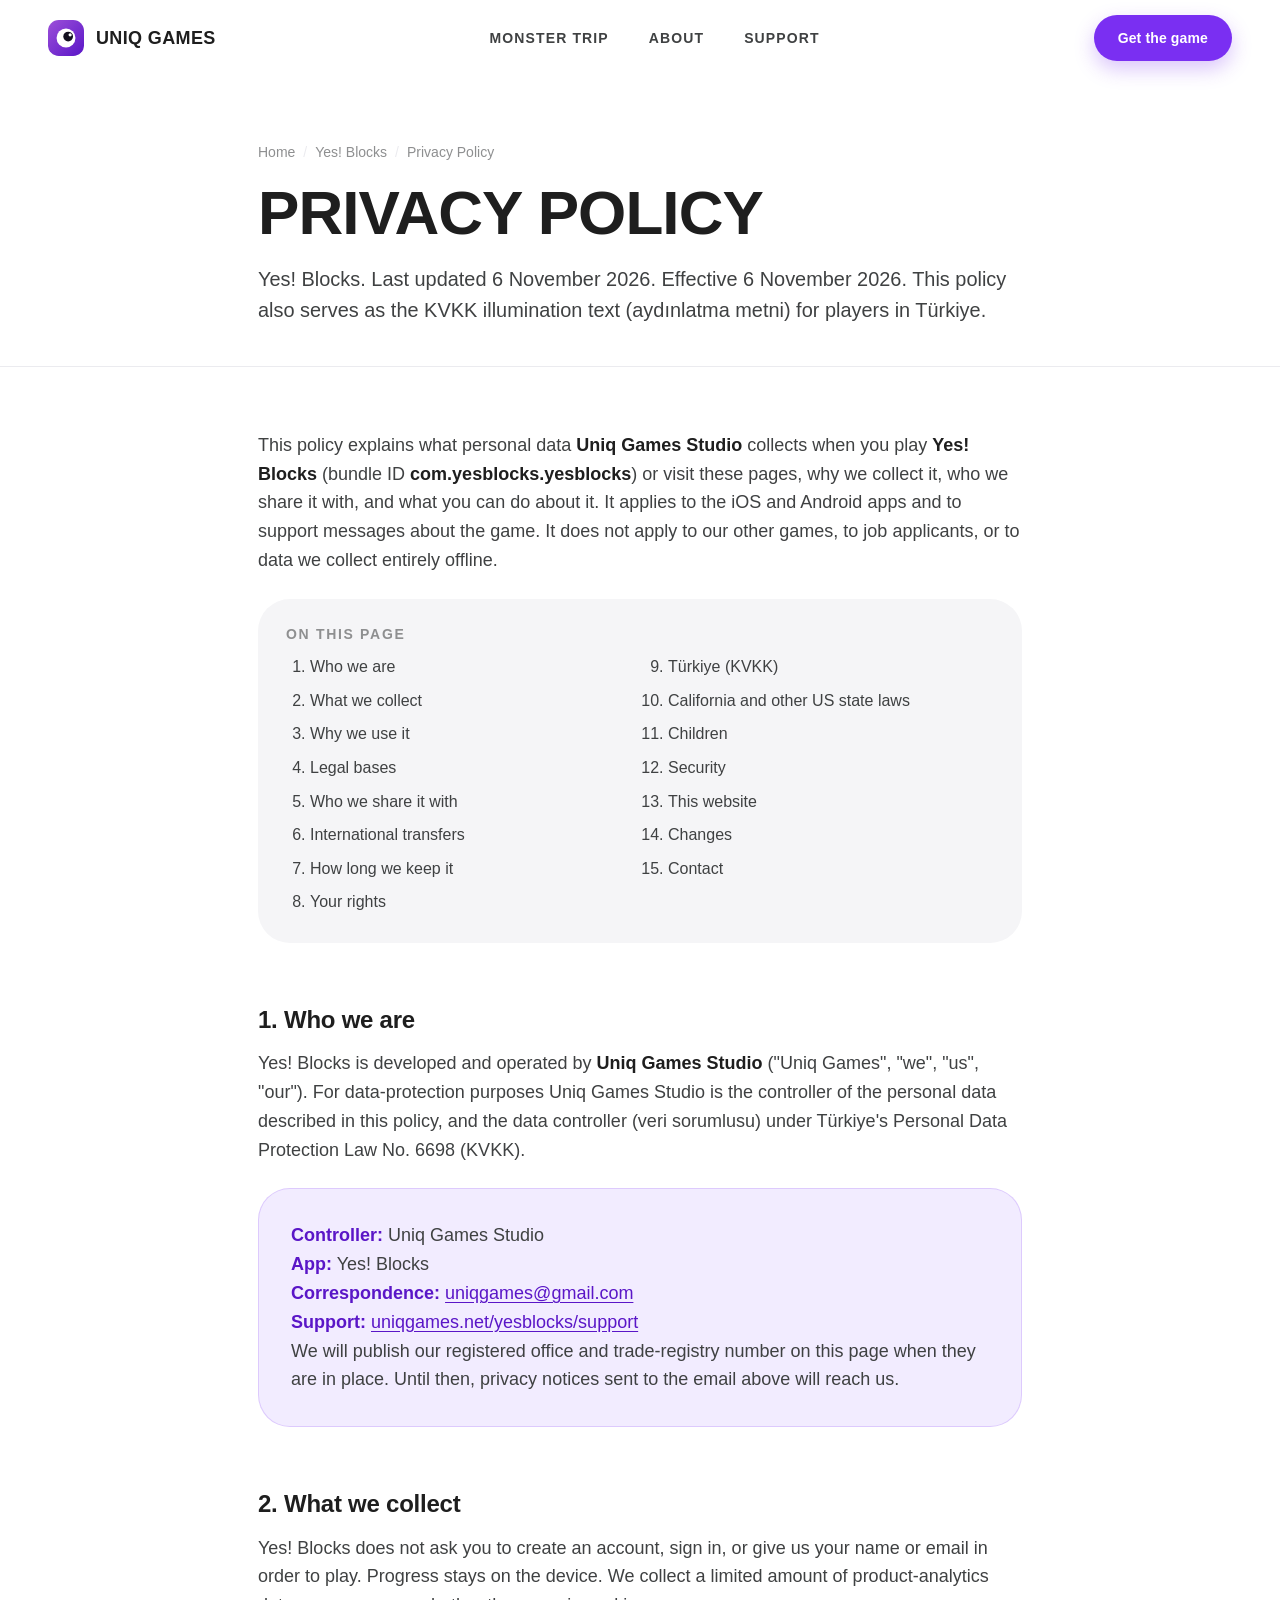
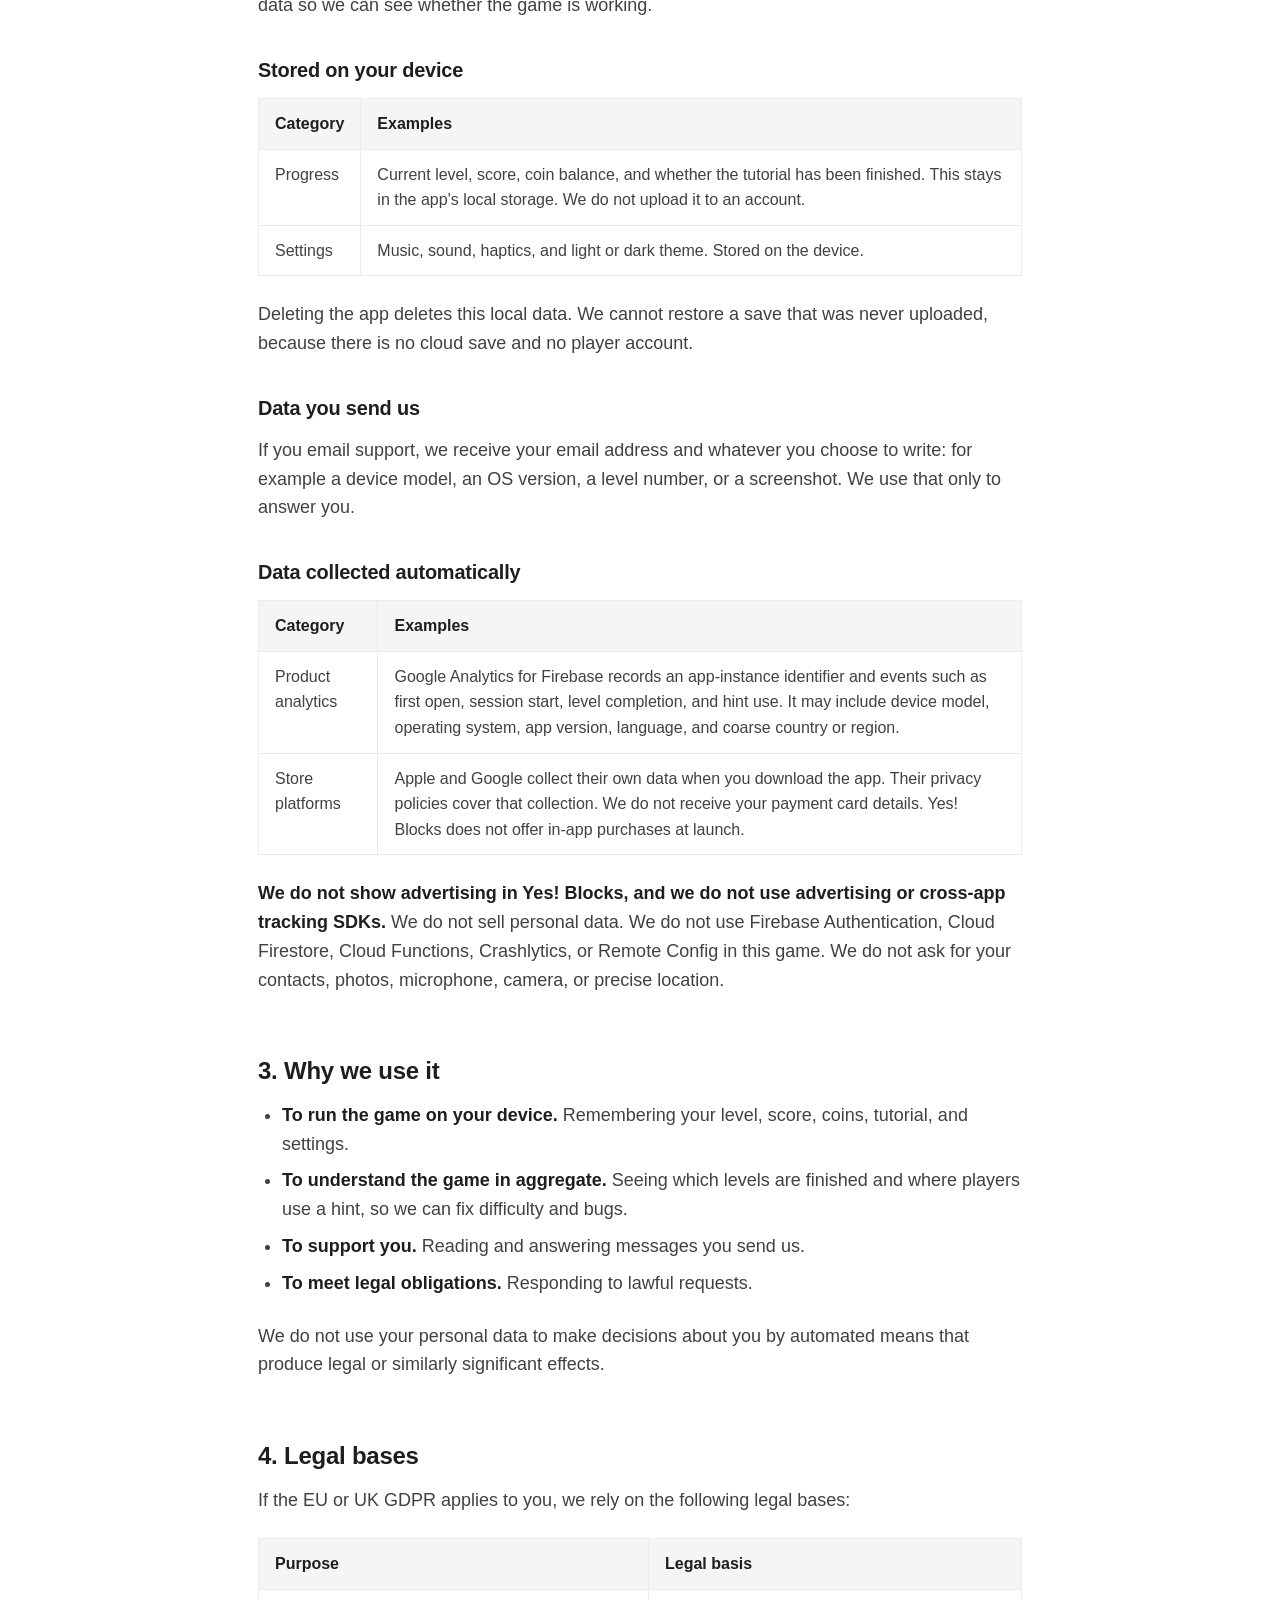
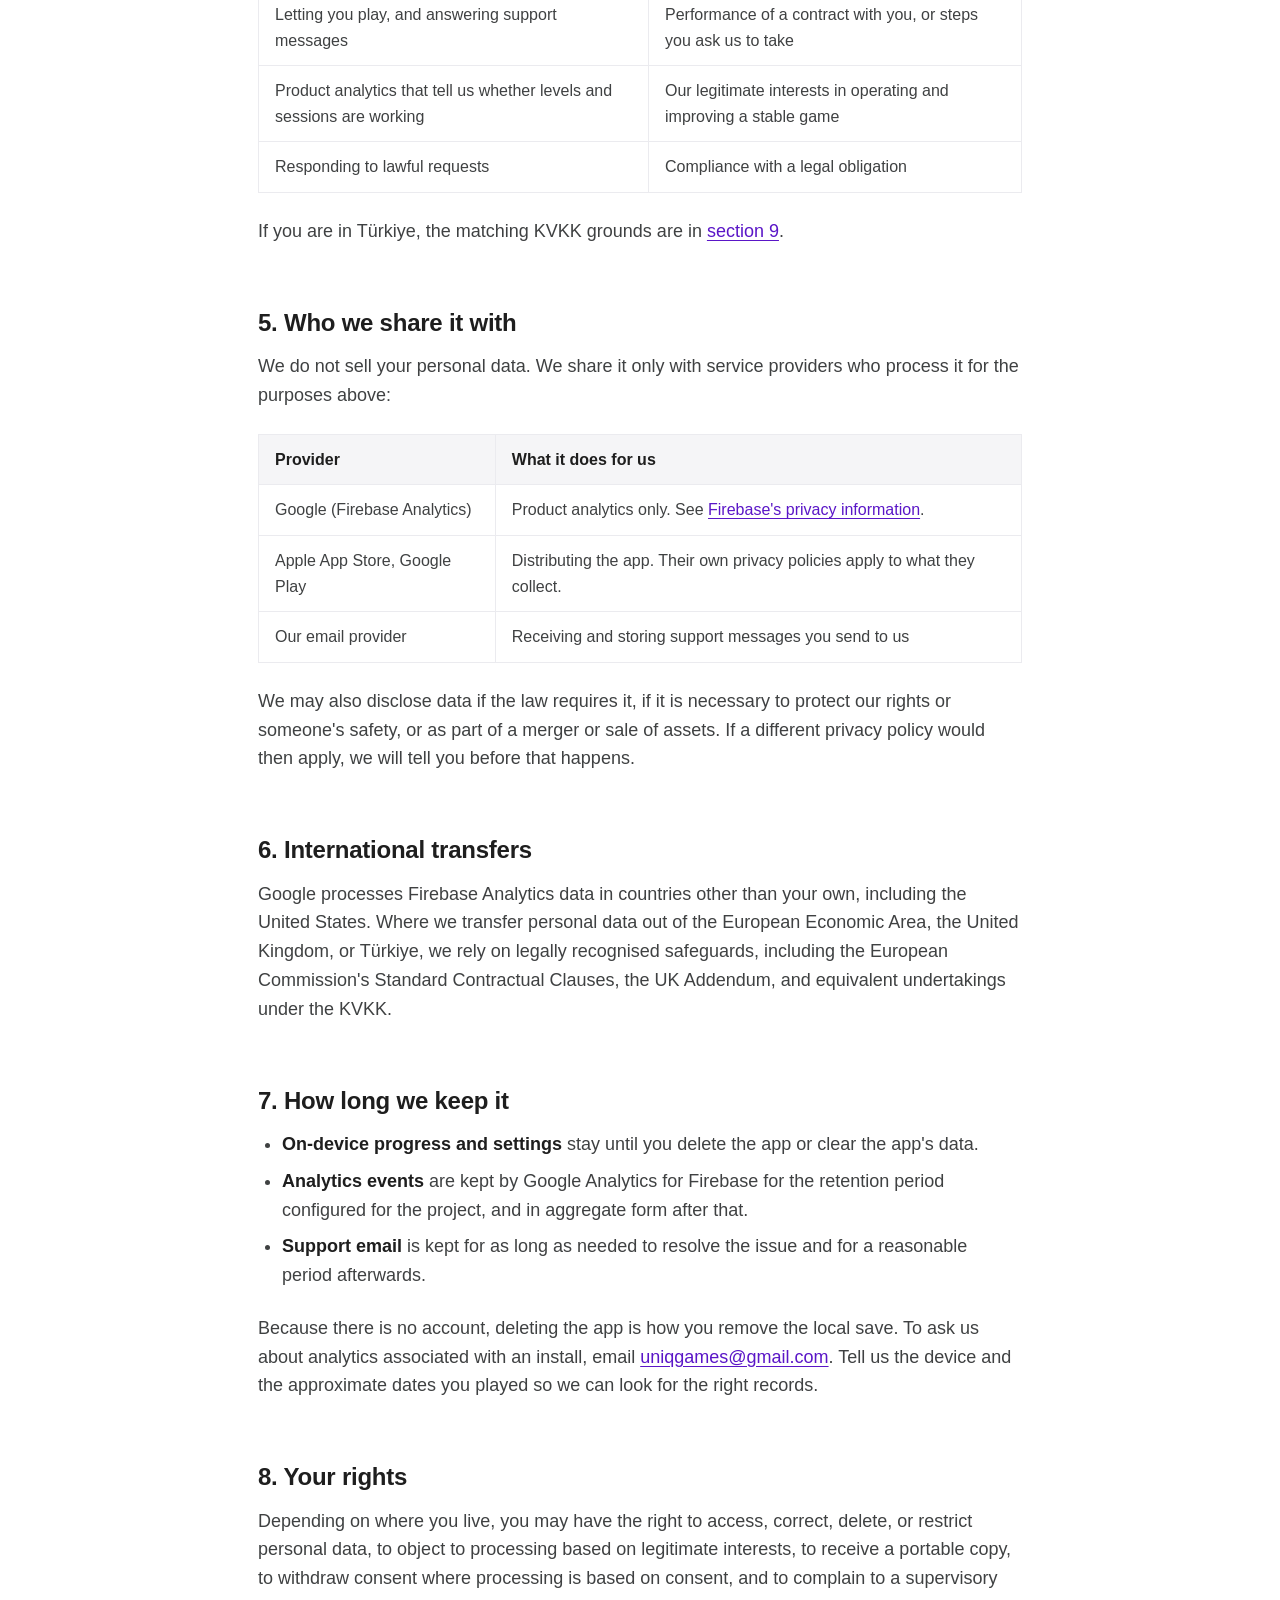
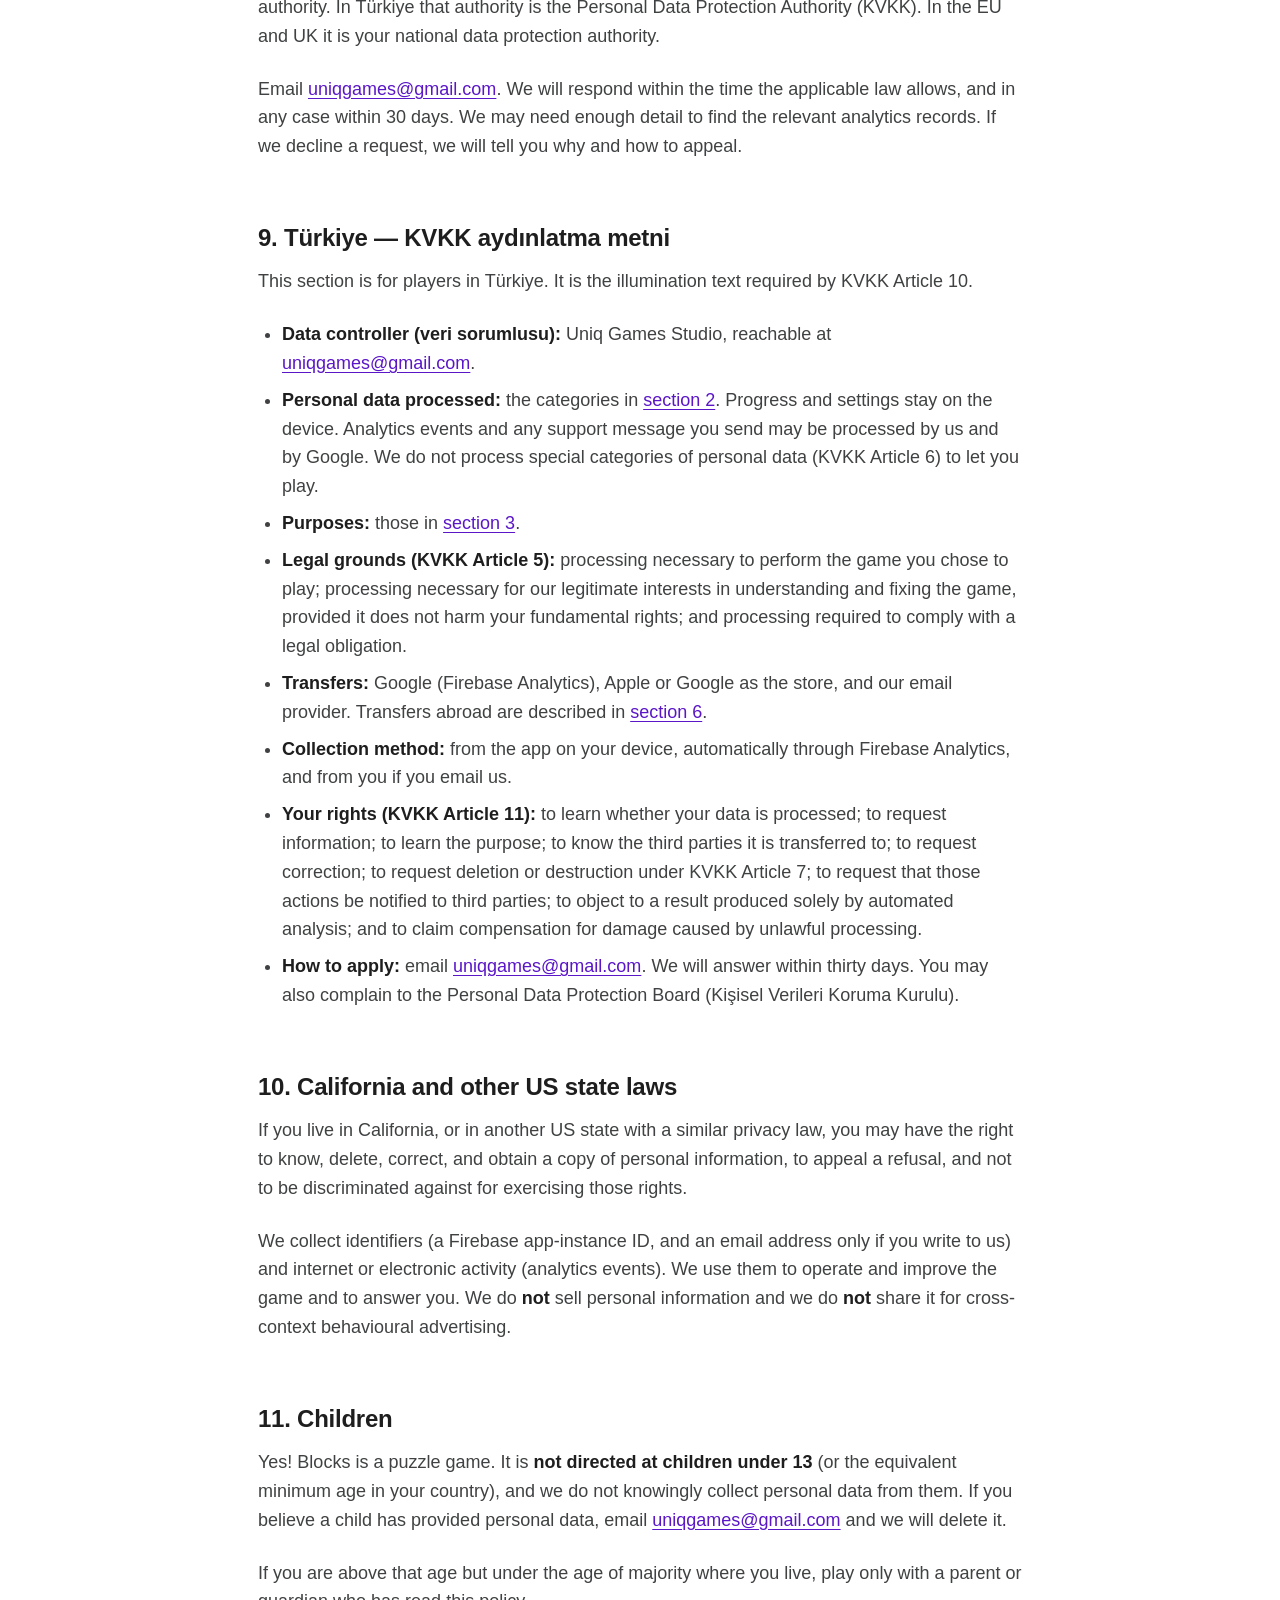
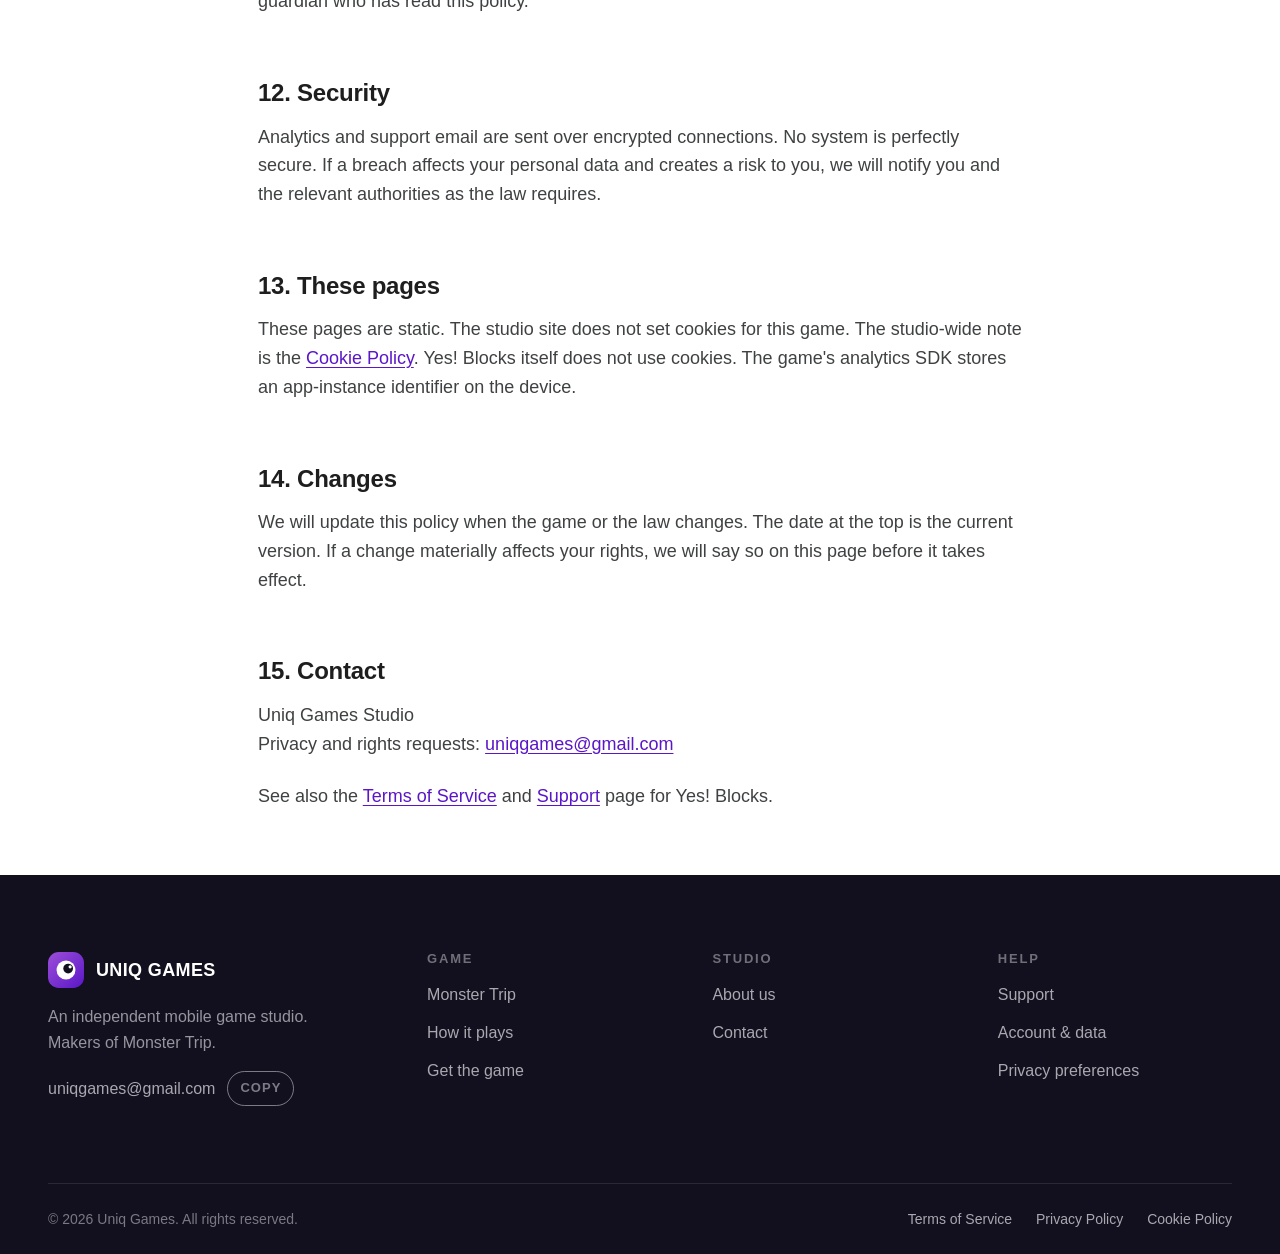
<file: yesblocks/privacy/index.html>
<!doctype html>
<html lang="en">
<head>
<meta charset="utf-8">
<meta name="viewport" content="width=device-width, initial-scale=1">
<title>Privacy Policy — Yes! Blocks | Uniq Games</title>
<meta name="description" content="How Uniq Games Studio handles data in Yes! Blocks: on-device progress, Firebase Analytics, and your rights.">
<link rel="canonical" href="https://uniqgames.net/yesblocks/privacy/">
<meta name="theme-color" content="#ffffff">
<meta name="robots" content="index, follow">
<meta property="og:type" content="article">
<meta property="og:site_name" content="Uniq Games">
<meta property="og:title" content="Privacy Policy — Yes! Blocks | Uniq Games">
<meta property="og:description" content="How Uniq Games Studio handles data in Yes! Blocks: on-device progress, Firebase Analytics, and your rights.">
<meta property="og:url" content="https://uniqgames.net/yesblocks/privacy/">
<meta property="og:image" content="https://uniqgames.net/assets/img/og-default.jpg">
<meta name="twitter:card" content="summary_large_image">
<link rel="icon" href="/assets/img/favicon.ico" sizes="32x32">
<link rel="icon" href="/assets/img/favicon-32.png" type="image/png">
<link rel="apple-touch-icon" href="/assets/img/apple-touch-icon.png">
<link rel="manifest" href="/site.webmanifest">
<link rel="preconnect" href="https://api.fontshare.com" crossorigin>
<link rel="stylesheet" href="https://api.fontshare.com/v2/css?f%5B%5D=satoshi@400,500,700,900&display=swap">
<link rel="stylesheet" href="/assets/css/main.css">
<script src="/assets/js/main.js" defer></script>
</head>
<body>
<a class="skip-link" href="#main">Skip to content</a>

<!-- shell:header -->
<header class="site-header">
  <div class="container site-header__inner">
    <a class="brand" href="/" aria-label="Uniq Games — home">
      <svg class="brand__mark" viewBox="0 0 40 40" aria-hidden="true" focusable="false">
        <rect width="40" height="40" rx="12" fill="url(#markHeader)"/>
        <circle cx="20" cy="20" r="10.5" fill="#fff"/>
        <circle cx="22.4" cy="18.4" r="5.4" fill="#120f1f"/>
        <circle cx="24.6" cy="16.4" r="1.8" fill="#fff"/>
        <defs>
          <linearGradient id="markHeader" x1="0" y1="0" x2="40" y2="40" gradientUnits="userSpaceOnUse">
            <stop stop-color="#9C4FD9"/><stop offset="1" stop-color="#5A16C7"/>
          </linearGradient>
        </defs>
      </svg>
      <span class="brand__name">Uniq Games</span>
    </a>

    <nav class="nav" aria-label="Primary">
      <ul class="nav__list">
        <li class="nav__item">
          <a class="nav__link" href="/monster-trip/">Monster Trip</a>
        </li>
        <li class="nav__item">
          <a class="nav__link" href="/about/">About</a>
        </li>
        <li class="nav__item">
          <a class="nav__link" href="/support/">Support</a>
        </li>
      </ul>
    </nav>

    <div class="header__actions">
      <a class="btn btn--primary" href="/monster-trip/#get-the-game">Get the game</a>
    </div>

    <button class="nav-toggle" type="button" aria-expanded="false" aria-controls="mobile-nav" aria-label="Open menu">
      <span></span><span></span><span></span>
    </button>
  </div>
</header>

<!-- Kept outside <header>: its backdrop-filter would otherwise become the
     containing block for this fixed-position panel. -->
<div class="mobile-nav" id="mobile-nav">
    <nav aria-label="Mobile">
      <div class="mobile-nav__group">
        <span class="mobile-nav__title">Game</span>
        <a href="/monster-trip/">Monster Trip</a>
        <a href="/monster-trip/#how-it-works">How it plays</a>
      </div>
      <div class="mobile-nav__group">
        <span class="mobile-nav__title">Studio</span>
        <a href="/about/">About Uniq Games</a>
      </div>
      <div class="mobile-nav__group">
        <span class="mobile-nav__title">Help</span>
        <a href="/support/">Support</a>
        <a href="/privacy/">Privacy Policy</a>
        <a href="/terms/">Terms of Service</a>
        <a href="/cookies/">Cookie Policy</a>
        <a href="/privacy-preferences/">Privacy preferences</a>
      </div>
      <a class="btn btn--primary" href="/monster-trip/#get-the-game">Get the game</a>
    </nav>
  </div>
<!-- /shell:header -->

<main id="main">

  <section class="page-head">
    <div class="container container--narrow">
      <ol class="breadcrumb">
        <li><a href="/">Home</a></li>
        <li><a href="/yesblocks/">Yes! Blocks</a></li>
        <li>Privacy Policy</li>
      </ol>
      <h1 class="title-xl">Privacy Policy</h1>
      <p class="lede">Yes! Blocks. Last updated 6 November 2026. Effective 6 November 2026. This policy also serves as the KVKK illumination text (aydınlatma metni) for players in Türkiye.</p>
    </div>
  </section>

  <section class="prose">
    <div class="container container--narrow">

      <p>This policy explains what personal data <strong>Uniq Games Studio</strong> collects when you play <strong>Yes! Blocks</strong> (bundle ID <strong>com.yesblocks.yesblocks</strong>) or visit these pages, why we collect it, who we share it with, and what you can do about it. It applies to the iOS and Android apps and to support messages about the game. It does not apply to our other games, to job applicants, or to data we collect entirely offline.</p>

      <nav class="toc" aria-label="On this page">
        <h2>On this page</h2>
        <ol>
          <li><a href="#who">Who we are</a></li>
          <li><a href="#what">What we collect</a></li>
          <li><a href="#why">Why we use it</a></li>
          <li><a href="#basis">Legal bases</a></li>
          <li><a href="#sharing">Who we share it with</a></li>
          <li><a href="#transfers">International transfers</a></li>
          <li><a href="#retention">How long we keep it</a></li>
          <li><a href="#rights">Your rights</a></li>
          <li><a href="#kvkk">Türkiye (KVKK)</a></li>
          <li><a href="#ccpa">California and other US state laws</a></li>
          <li><a href="#children">Children</a></li>
          <li><a href="#security">Security</a></li>
          <li><a href="#website">This website</a></li>
          <li><a href="#changes">Changes</a></li>
          <li><a href="#contact">Contact</a></li>
        </ol>
      </nav>

      <h2 id="who">1. Who we are</h2>

      <p>Yes! Blocks is developed and operated by <strong>Uniq Games Studio</strong> ("Uniq Games", "we", "us", "our"). For data-protection purposes Uniq Games Studio is the controller of the personal data described in this policy, and the data controller (veri sorumlusu) under Türkiye's Personal Data Protection Law No. 6698 (KVKK).</p>

      <div class="callout">
        <p><strong>Controller:</strong> Uniq Games Studio<br>
        <strong>App:</strong> Yes! Blocks<br>
        <strong>Correspondence:</strong> <a href="mailto:uniqgames@gmail.com">uniqgames@gmail.com</a><br>
        <strong>Support:</strong> <a href="/yesblocks/support/">uniqgames.net/yesblocks/support</a></p>
        <p>We will publish our registered office and trade-registry number on this page when they are in place. Until then, privacy notices sent to the email above will reach us.</p>
      </div>

      <h2 id="what">2. What we collect</h2>

      <p>Yes! Blocks does not ask you to create an account, sign in, or give us your name or email in order to play. Progress stays on the device. We collect a limited amount of product-analytics data so we can see whether the game is working.</p>

      <h3>Stored on your device</h3>

      <div class="table-wrap">
        <table>
          <thead>
            <tr><th>Category</th><th>Examples</th></tr>
          </thead>
          <tbody>
            <tr>
              <td>Progress</td>
              <td>Current level, score, coin balance, and whether the tutorial has been finished. This stays in the app's local storage. We do not upload it to an account.</td>
            </tr>
            <tr>
              <td>Settings</td>
              <td>Music, sound, haptics, and light or dark theme. Stored on the device.</td>
            </tr>
          </tbody>
        </table>
      </div>

      <p>Deleting the app deletes this local data. We cannot restore a save that was never uploaded, because there is no cloud save and no player account.</p>

      <h3>Data you send us</h3>

      <p>If you email support, we receive your email address and whatever you choose to write: for example a device model, an OS version, a level number, or a screenshot. We use that only to answer you.</p>

      <h3>Data collected automatically</h3>

      <div class="table-wrap">
        <table>
          <thead>
            <tr><th>Category</th><th>Examples</th></tr>
          </thead>
          <tbody>
            <tr>
              <td>Product analytics</td>
              <td>Google Analytics for Firebase records an app-instance identifier and events such as first open, session start, level completion, and hint use. It may include device model, operating system, app version, language, and coarse country or region.</td>
            </tr>
            <tr>
              <td>Store platforms</td>
              <td>Apple and Google collect their own data when you download the app. Their privacy policies cover that collection. We do not receive your payment card details. Yes! Blocks does not offer in-app purchases at launch.</td>
            </tr>
          </tbody>
        </table>
      </div>

      <p><strong>We do not show advertising in Yes! Blocks, and we do not use advertising or cross-app tracking SDKs.</strong> We do not sell personal data. We do not use Firebase Authentication, Cloud Firestore, Cloud Functions, Crashlytics, or Remote Config in this game. We do not ask for your contacts, photos, microphone, camera, or precise location.</p>

      <h2 id="why">3. Why we use it</h2>

      <ul>
        <li><strong>To run the game on your device.</strong> Remembering your level, score, coins, tutorial, and settings.</li>
        <li><strong>To understand the game in aggregate.</strong> Seeing which levels are finished and where players use a hint, so we can fix difficulty and bugs.</li>
        <li><strong>To support you.</strong> Reading and answering messages you send us.</li>
        <li><strong>To meet legal obligations.</strong> Responding to lawful requests.</li>
      </ul>

      <p>We do not use your personal data to make decisions about you by automated means that produce legal or similarly significant effects.</p>

      <h2 id="basis">4. Legal bases</h2>

      <p>If the EU or UK GDPR applies to you, we rely on the following legal bases:</p>

      <div class="table-wrap">
        <table>
          <thead>
            <tr><th>Purpose</th><th>Legal basis</th></tr>
          </thead>
          <tbody>
            <tr><td>Letting you play, and answering support messages</td><td>Performance of a contract with you, or steps you ask us to take</td></tr>
            <tr><td>Product analytics that tell us whether levels and sessions are working</td><td>Our legitimate interests in operating and improving a stable game</td></tr>
            <tr><td>Responding to lawful requests</td><td>Compliance with a legal obligation</td></tr>
          </tbody>
        </table>
      </div>

      <p>If you are in Türkiye, the matching KVKK grounds are in <a href="#kvkk">section 9</a>.</p>

      <h2 id="sharing">5. Who we share it with</h2>

      <p>We do not sell your personal data. We share it only with service providers who process it for the purposes above:</p>

      <div class="table-wrap">
        <table>
          <thead>
            <tr><th>Provider</th><th>What it does for us</th></tr>
          </thead>
          <tbody>
            <tr>
              <td>Google (Firebase Analytics)</td>
              <td>Product analytics only. See <a href="https://firebase.google.com/support/privacy">Firebase's privacy information</a>.</td>
            </tr>
            <tr>
              <td>Apple App Store, Google Play</td>
              <td>Distributing the app. Their own privacy policies apply to what they collect.</td>
            </tr>
            <tr>
              <td>Our email provider</td>
              <td>Receiving and storing support messages you send to us</td>
            </tr>
          </tbody>
        </table>
      </div>

      <p>We may also disclose data if the law requires it, if it is necessary to protect our rights or someone's safety, or as part of a merger or sale of assets. If a different privacy policy would then apply, we will tell you before that happens.</p>

      <h2 id="transfers">6. International transfers</h2>

      <p>Google processes Firebase Analytics data in countries other than your own, including the United States. Where we transfer personal data out of the European Economic Area, the United Kingdom, or Türkiye, we rely on legally recognised safeguards, including the European Commission's Standard Contractual Clauses, the UK Addendum, and equivalent undertakings under the KVKK.</p>

      <h2 id="retention">7. How long we keep it</h2>

      <ul>
        <li><strong>On-device progress and settings</strong> stay until you delete the app or clear the app's data.</li>
        <li><strong>Analytics events</strong> are kept by Google Analytics for Firebase for the retention period configured for the project, and in aggregate form after that.</li>
        <li><strong>Support email</strong> is kept for as long as needed to resolve the issue and for a reasonable period afterwards.</li>
      </ul>

      <p>Because there is no account, deleting the app is how you remove the local save. To ask us about analytics associated with an install, email <a href="mailto:uniqgames@gmail.com">uniqgames@gmail.com</a>. Tell us the device and the approximate dates you played so we can look for the right records.</p>

      <h2 id="rights">8. Your rights</h2>

      <p>Depending on where you live, you may have the right to access, correct, delete, or restrict personal data, to object to processing based on legitimate interests, to receive a portable copy, to withdraw consent where processing is based on consent, and to complain to a supervisory authority. In Türkiye that authority is the Personal Data Protection Authority (KVKK). In the EU and UK it is your national data protection authority.</p>

      <p>Email <a href="mailto:uniqgames@gmail.com">uniqgames@gmail.com</a>. We will respond within the time the applicable law allows, and in any case within 30 days. We may need enough detail to find the relevant analytics records. If we decline a request, we will tell you why and how to appeal.</p>

      <h2 id="kvkk">9. Türkiye — KVKK aydınlatma metni</h2>

      <p>This section is for players in Türkiye. It is the illumination text required by KVKK Article 10.</p>

      <ul>
        <li><strong>Data controller (veri sorumlusu):</strong> Uniq Games Studio, reachable at <a href="mailto:uniqgames@gmail.com">uniqgames@gmail.com</a>.</li>
        <li><strong>Personal data processed:</strong> the categories in <a href="#what">section 2</a>. Progress and settings stay on the device. Analytics events and any support message you send may be processed by us and by Google. We do not process special categories of personal data (KVKK Article 6) to let you play.</li>
        <li><strong>Purposes:</strong> those in <a href="#why">section 3</a>.</li>
        <li><strong>Legal grounds (KVKK Article 5):</strong> processing necessary to perform the game you chose to play; processing necessary for our legitimate interests in understanding and fixing the game, provided it does not harm your fundamental rights; and processing required to comply with a legal obligation.</li>
        <li><strong>Transfers:</strong> Google (Firebase Analytics), Apple or Google as the store, and our email provider. Transfers abroad are described in <a href="#transfers">section 6</a>.</li>
        <li><strong>Collection method:</strong> from the app on your device, automatically through Firebase Analytics, and from you if you email us.</li>
        <li><strong>Your rights (KVKK Article 11):</strong> to learn whether your data is processed; to request information; to learn the purpose; to know the third parties it is transferred to; to request correction; to request deletion or destruction under KVKK Article 7; to request that those actions be notified to third parties; to object to a result produced solely by automated analysis; and to claim compensation for damage caused by unlawful processing.</li>
        <li><strong>How to apply:</strong> email <a href="mailto:uniqgames@gmail.com">uniqgames@gmail.com</a>. We will answer within thirty days. You may also complain to the Personal Data Protection Board (Kişisel Verileri Koruma Kurulu).</li>
      </ul>

      <h2 id="ccpa">10. California and other US state laws</h2>

      <p>If you live in California, or in another US state with a similar privacy law, you may have the right to know, delete, correct, and obtain a copy of personal information, to appeal a refusal, and not to be discriminated against for exercising those rights.</p>

      <p>We collect identifiers (a Firebase app-instance ID, and an email address only if you write to us) and internet or electronic activity (analytics events). We use them to operate and improve the game and to answer you. We do <strong>not</strong> sell personal information and we do <strong>not</strong> share it for cross-context behavioural advertising.</p>

      <h2 id="children">11. Children</h2>

      <p>Yes! Blocks is a puzzle game. It is <strong>not directed at children under 13</strong> (or the equivalent minimum age in your country), and we do not knowingly collect personal data from them. If you believe a child has provided personal data, email <a href="mailto:uniqgames@gmail.com">uniqgames@gmail.com</a> and we will delete it.</p>

      <p>If you are above that age but under the age of majority where you live, play only with a parent or guardian who has read this policy.</p>

      <h2 id="security">12. Security</h2>

      <p>Analytics and support email are sent over encrypted connections. No system is perfectly secure. If a breach affects your personal data and creates a risk to you, we will notify you and the relevant authorities as the law requires.</p>

      <h2 id="website">13. These pages</h2>

      <p>These pages are static. The studio site does not set cookies for this game. The studio-wide note is the <a href="/cookies/">Cookie Policy</a>. Yes! Blocks itself does not use cookies. The game's analytics SDK stores an app-instance identifier on the device.</p>

      <h2 id="changes">14. Changes</h2>

      <p>We will update this policy when the game or the law changes. The date at the top is the current version. If a change materially affects your rights, we will say so on this page before it takes effect.</p>

      <h2 id="contact">15. Contact</h2>

      <p>Uniq Games Studio<br>
      Privacy and rights requests: <a href="mailto:uniqgames@gmail.com">uniqgames@gmail.com</a></p>

      <p>See also the <a href="/yesblocks/terms/">Terms of Service</a> and <a href="/yesblocks/support/">Support</a> page for Yes! Blocks.</p>

    </div>
  </section>

</main>

<!-- shell:footer -->
<footer class="site-footer">
  <div class="container">
    <div class="footer__top">
      <div class="footer__brand">
        <a class="brand" href="/" aria-label="Uniq Games — home">
          <svg class="brand__mark" viewBox="0 0 40 40" aria-hidden="true" focusable="false">
            <rect width="40" height="40" rx="12" fill="url(#markFooter)"/>
            <circle cx="20" cy="20" r="10.5" fill="#fff"/>
            <circle cx="22.4" cy="18.4" r="5.4" fill="#120f1f"/>
            <circle cx="24.6" cy="16.4" r="1.8" fill="#fff"/>
            <defs>
              <linearGradient id="markFooter" x1="0" y1="0" x2="40" y2="40" gradientUnits="userSpaceOnUse">
                <stop stop-color="#9C4FD9"/><stop offset="1" stop-color="#5A16C7"/>
              </linearGradient>
            </defs>
          </svg>
          <span class="brand__name">Uniq Games</span>
        </a>
        <p class="footer__blurb">An independent mobile game studio. Makers of Monster Trip.</p>
        <div class="copy-field">
          <a href="mailto:uniqgames@gmail.com">uniqgames@gmail.com</a>
          <button class="copy-btn" type="button" data-copy="uniqgames@gmail.com">Copy</button>
        </div>
      </div>

      <div class="footer__col">
        <h2>Game</h2>
        <ul>
          <li><a href="/monster-trip/">Monster Trip</a></li>
          <li><a href="/monster-trip/#how-it-works">How it plays</a></li>
          <li><a href="/monster-trip/#get-the-game">Get the game</a></li>
        </ul>
      </div>

      <div class="footer__col">
        <h2>Studio</h2>
        <ul>
          <li><a href="/about/">About us</a></li>
          <li><a href="mailto:uniqgames@gmail.com">Contact</a></li>
        </ul>
      </div>

      <div class="footer__col">
        <h2>Help</h2>
        <ul>
          <li><a href="/support/">Support</a></li>
          <li><a href="/support/#account">Account &amp; data</a></li>
          <li><a href="/privacy-preferences/">Privacy preferences</a></li>
        </ul>
      </div>
    </div>

    <div class="footer__bottom">
      <p>&copy; <span data-year>2026</span> Uniq Games. All rights reserved.</p>
      <ul class="footer__legal">
        <li><a href="/terms/">Terms of Service</a></li>
        <li><a href="/privacy/">Privacy Policy</a></li>
        <li><a href="/cookies/">Cookie Policy</a></li>
      </ul>
    </div>
  </div>
</footer>
<!-- /shell:footer -->

</body>
</html>
</file>
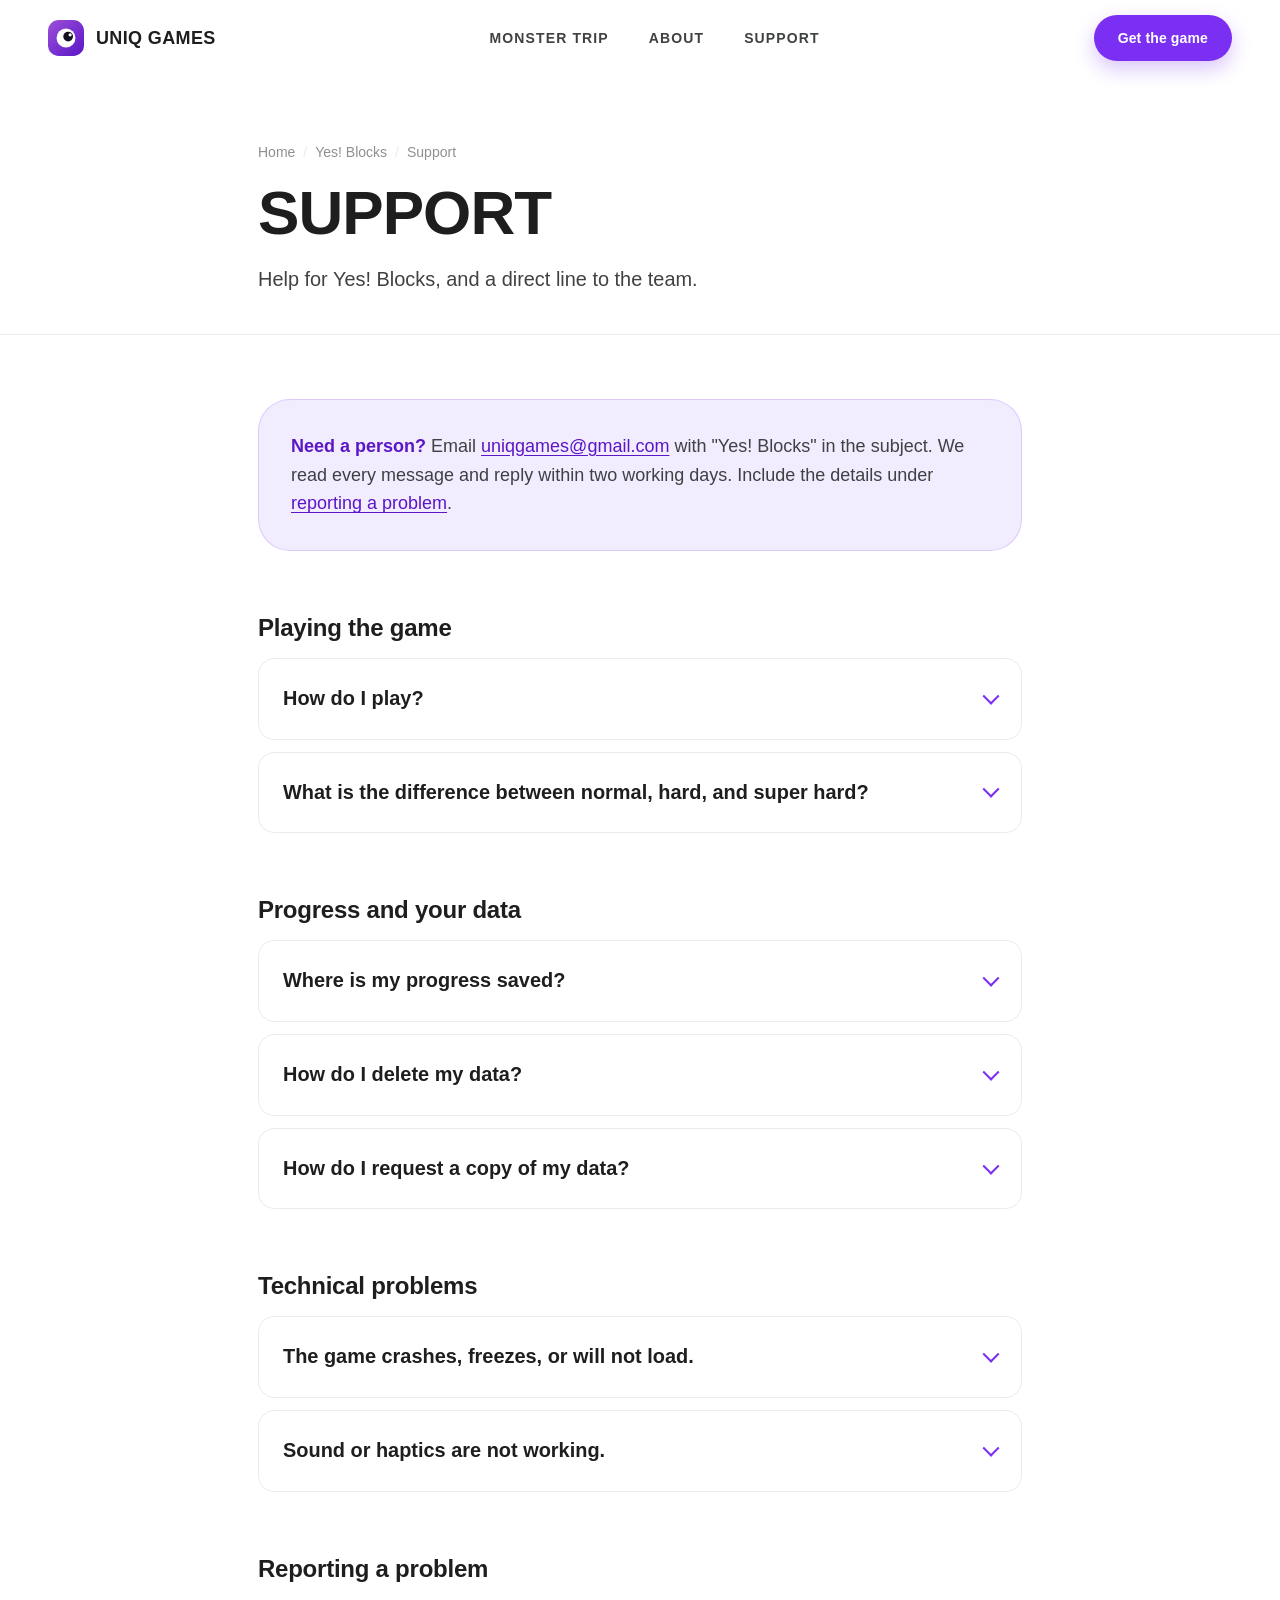
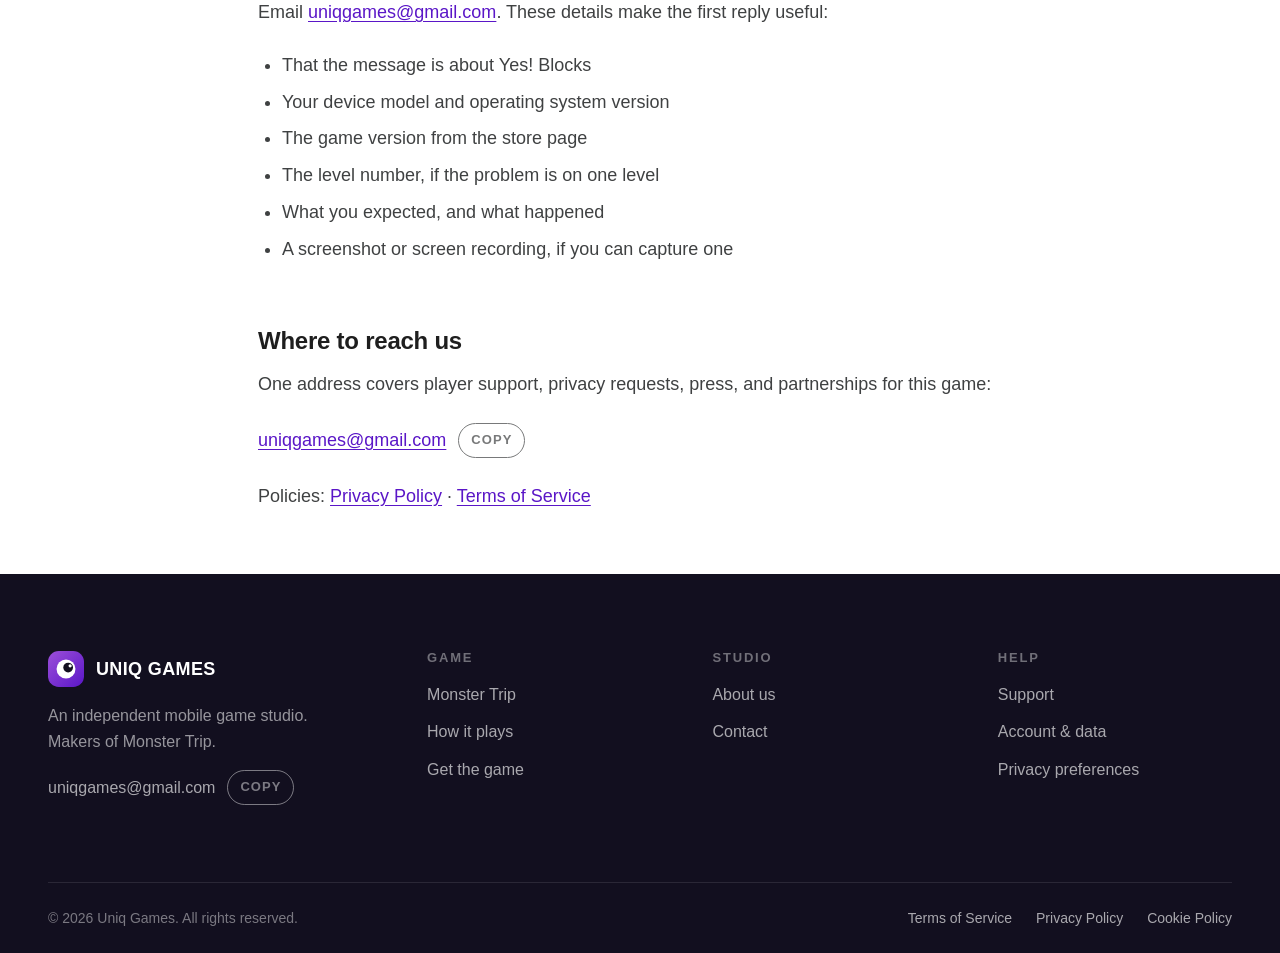
<file: yesblocks/support/index.html>
<!doctype html>
<html lang="en">
<head>
<meta charset="utf-8">
<meta name="viewport" content="width=device-width, initial-scale=1">
<title>Support — Yes! Blocks | Uniq Games</title>
<meta name="description" content="Help for Yes! Blocks: how to play, where progress is stored, and how to reach Uniq Games Studio.">
<link rel="canonical" href="https://uniqgames.net/yesblocks/support/">
<meta name="theme-color" content="#ffffff">
<meta name="robots" content="index, follow">
<meta property="og:type" content="article">
<meta property="og:site_name" content="Uniq Games">
<meta property="og:title" content="Support — Yes! Blocks | Uniq Games">
<meta property="og:description" content="Help for Yes! Blocks: how to play, where progress is stored, and how to reach Uniq Games Studio.">
<meta property="og:url" content="https://uniqgames.net/yesblocks/support/">
<meta property="og:image" content="https://uniqgames.net/assets/img/og-default.jpg">
<meta name="twitter:card" content="summary_large_image">
<link rel="icon" href="/assets/img/favicon.ico" sizes="32x32">
<link rel="icon" href="/assets/img/favicon-32.png" type="image/png">
<link rel="apple-touch-icon" href="/assets/img/apple-touch-icon.png">
<link rel="manifest" href="/site.webmanifest">
<link rel="preconnect" href="https://api.fontshare.com" crossorigin>
<link rel="stylesheet" href="https://api.fontshare.com/v2/css?f%5B%5D=satoshi@400,500,700,900&display=swap">
<link rel="stylesheet" href="/assets/css/main.css">
<script src="/assets/js/main.js" defer></script>
</head>
<body>
<a class="skip-link" href="#main">Skip to content</a>

<!-- shell:header -->
<header class="site-header">
  <div class="container site-header__inner">
    <a class="brand" href="/" aria-label="Uniq Games — home">
      <svg class="brand__mark" viewBox="0 0 40 40" aria-hidden="true" focusable="false">
        <rect width="40" height="40" rx="12" fill="url(#markHeader)"/>
        <circle cx="20" cy="20" r="10.5" fill="#fff"/>
        <circle cx="22.4" cy="18.4" r="5.4" fill="#120f1f"/>
        <circle cx="24.6" cy="16.4" r="1.8" fill="#fff"/>
        <defs>
          <linearGradient id="markHeader" x1="0" y1="0" x2="40" y2="40" gradientUnits="userSpaceOnUse">
            <stop stop-color="#9C4FD9"/><stop offset="1" stop-color="#5A16C7"/>
          </linearGradient>
        </defs>
      </svg>
      <span class="brand__name">Uniq Games</span>
    </a>

    <nav class="nav" aria-label="Primary">
      <ul class="nav__list">
        <li class="nav__item">
          <a class="nav__link" href="/monster-trip/">Monster Trip</a>
        </li>
        <li class="nav__item">
          <a class="nav__link" href="/about/">About</a>
        </li>
        <li class="nav__item">
          <a class="nav__link" href="/support/">Support</a>
        </li>
      </ul>
    </nav>

    <div class="header__actions">
      <a class="btn btn--primary" href="/monster-trip/#get-the-game">Get the game</a>
    </div>

    <button class="nav-toggle" type="button" aria-expanded="false" aria-controls="mobile-nav" aria-label="Open menu">
      <span></span><span></span><span></span>
    </button>
  </div>
</header>

<!-- Kept outside <header>: its backdrop-filter would otherwise become the
     containing block for this fixed-position panel. -->
<div class="mobile-nav" id="mobile-nav">
    <nav aria-label="Mobile">
      <div class="mobile-nav__group">
        <span class="mobile-nav__title">Game</span>
        <a href="/monster-trip/">Monster Trip</a>
        <a href="/monster-trip/#how-it-works">How it plays</a>
      </div>
      <div class="mobile-nav__group">
        <span class="mobile-nav__title">Studio</span>
        <a href="/about/">About Uniq Games</a>
      </div>
      <div class="mobile-nav__group">
        <span class="mobile-nav__title">Help</span>
        <a href="/support/">Support</a>
        <a href="/privacy/">Privacy Policy</a>
        <a href="/terms/">Terms of Service</a>
        <a href="/cookies/">Cookie Policy</a>
        <a href="/privacy-preferences/">Privacy preferences</a>
      </div>
      <a class="btn btn--primary" href="/monster-trip/#get-the-game">Get the game</a>
    </nav>
  </div>
<!-- /shell:header -->

<main id="main">

  <section class="page-head">
    <div class="container container--narrow">
      <ol class="breadcrumb">
        <li><a href="/">Home</a></li>
        <li><a href="/yesblocks/">Yes! Blocks</a></li>
        <li>Support</li>
      </ol>
      <h1 class="title-xl">Support</h1>
      <p class="lede">Help for Yes! Blocks, and a direct line to the team.</p>
    </div>
  </section>

  <section class="prose">
    <div class="container container--narrow">

      <div class="callout">
        <p><strong>Need a person?</strong> Email <a href="mailto:uniqgames@gmail.com">uniqgames@gmail.com</a> with "Yes! Blocks" in the subject. We read every message and reply within two working days. Include the details under <a href="#reporting">reporting a problem</a>.</p>
      </div>

      <h2 id="playing">Playing the game</h2>

      <div class="faq">
        <details>
          <summary>How do I play?</summary>
          <div class="faq__answer">
            <p>Each number on the board is a clue. Drag a rectangle that covers exactly that many empty cells and contains only that one number. Fill every open cell. Leave the holes empty.</p>
            <p>If a rectangle is wrong, it breaks back into cells and you can try again. A hint spends coins and shows one correct shape.</p>
          </div>
        </details>

        <details>
          <summary>What is the difference between normal, hard, and super hard?</summary>
          <div class="faq__answer">
            <p>Later levels mix more rectangle sizes and larger boards. Harder levels award more coins when you clear them: 5 on a normal level, 7 on a hard level, and 9 on a super hard level.</p>
          </div>
        </details>
      </div>

      <h2 id="progress">Progress and your data</h2>

      <div class="faq">
        <details>
          <summary>Where is my progress saved?</summary>
          <div class="faq__answer">
            <p>On the device, inside the app. Yes! Blocks does not have an account, a sign-in, or a cloud save. Level, score, coins, the tutorial flag, and your music, sound, and haptic settings stay in local storage.</p>
            <p>If you delete the app or clear its data, that save is gone and we cannot restore it.</p>
          </div>
        </details>

        <details>
          <summary>How do I delete my data?</summary>
          <div class="faq__answer">
            <p>Delete Yes! Blocks from your device, or clear the app's storage in system settings. That removes the local save.</p>
            <p>The game also sends anonymous product-analytics events to Firebase. To ask about those records, email <a href="mailto:uniqgames@gmail.com">uniqgames@gmail.com</a>. There is no player account to delete. Details are in the <a href="/yesblocks/privacy/">Privacy Policy</a>.</p>
          </div>
        </details>

        <details>
          <summary>How do I request a copy of my data?</summary>
          <div class="faq__answer">
            <p>Email <a href="mailto:uniqgames@gmail.com">uniqgames@gmail.com</a>. Most of the save never leaves the phone. We will respond within 30 days, or sooner if the law that applies to you requires it.</p>
          </div>
        </details>
      </div>

      <h2 id="technical">Technical problems</h2>

      <div class="faq">
        <details>
          <summary>The game crashes, freezes, or will not load.</summary>
          <div class="faq__answer">
            <p>Close and reopen the app, restart the device, and install the latest version from the App Store or Google Play. Then send us a report with the details below.</p>
          </div>
        </details>

        <details>
          <summary>Sound or haptics are not working.</summary>
          <div class="faq__answer">
            <p>Open the gear on the home screen or during a level. Music, sound, and haptics each have their own switch. Also check that the device is not silenced and that system haptics are allowed.</p>
          </div>
        </details>
      </div>

      <h2 id="reporting">Reporting a problem</h2>

      <p>Email <a href="mailto:uniqgames@gmail.com">uniqgames@gmail.com</a>. These details make the first reply useful:</p>

      <ul>
        <li>That the message is about Yes! Blocks</li>
        <li>Your device model and operating system version</li>
        <li>The game version from the store page</li>
        <li>The level number, if the problem is on one level</li>
        <li>What you expected, and what happened</li>
        <li>A screenshot or screen recording, if you can capture one</li>
      </ul>

      <h2 id="other">Where to reach us</h2>

      <p>One address covers player support, privacy requests, press, and partnerships for this game:</p>

      <div class="copy-field">
        <a href="mailto:uniqgames@gmail.com">uniqgames@gmail.com</a>
        <button class="copy-btn" type="button" data-copy="uniqgames@gmail.com">Copy</button>
      </div>

      <p>Policies: <a href="/yesblocks/privacy/">Privacy Policy</a> · <a href="/yesblocks/terms/">Terms of Service</a></p>

    </div>
  </section>

</main>

<!-- shell:footer -->
<footer class="site-footer">
  <div class="container">
    <div class="footer__top">
      <div class="footer__brand">
        <a class="brand" href="/" aria-label="Uniq Games — home">
          <svg class="brand__mark" viewBox="0 0 40 40" aria-hidden="true" focusable="false">
            <rect width="40" height="40" rx="12" fill="url(#markFooter)"/>
            <circle cx="20" cy="20" r="10.5" fill="#fff"/>
            <circle cx="22.4" cy="18.4" r="5.4" fill="#120f1f"/>
            <circle cx="24.6" cy="16.4" r="1.8" fill="#fff"/>
            <defs>
              <linearGradient id="markFooter" x1="0" y1="0" x2="40" y2="40" gradientUnits="userSpaceOnUse">
                <stop stop-color="#9C4FD9"/><stop offset="1" stop-color="#5A16C7"/>
              </linearGradient>
            </defs>
          </svg>
          <span class="brand__name">Uniq Games</span>
        </a>
        <p class="footer__blurb">An independent mobile game studio. Makers of Monster Trip.</p>
        <div class="copy-field">
          <a href="mailto:uniqgames@gmail.com">uniqgames@gmail.com</a>
          <button class="copy-btn" type="button" data-copy="uniqgames@gmail.com">Copy</button>
        </div>
      </div>

      <div class="footer__col">
        <h2>Game</h2>
        <ul>
          <li><a href="/monster-trip/">Monster Trip</a></li>
          <li><a href="/monster-trip/#how-it-works">How it plays</a></li>
          <li><a href="/monster-trip/#get-the-game">Get the game</a></li>
        </ul>
      </div>

      <div class="footer__col">
        <h2>Studio</h2>
        <ul>
          <li><a href="/about/">About us</a></li>
          <li><a href="mailto:uniqgames@gmail.com">Contact</a></li>
        </ul>
      </div>

      <div class="footer__col">
        <h2>Help</h2>
        <ul>
          <li><a href="/support/">Support</a></li>
          <li><a href="/support/#account">Account &amp; data</a></li>
          <li><a href="/privacy-preferences/">Privacy preferences</a></li>
        </ul>
      </div>
    </div>

    <div class="footer__bottom">
      <p>&copy; <span data-year>2026</span> Uniq Games. All rights reserved.</p>
      <ul class="footer__legal">
        <li><a href="/terms/">Terms of Service</a></li>
        <li><a href="/privacy/">Privacy Policy</a></li>
        <li><a href="/cookies/">Cookie Policy</a></li>
      </ul>
    </div>
  </div>
</footer>
<!-- /shell:footer -->

</body>
</html>
</file>
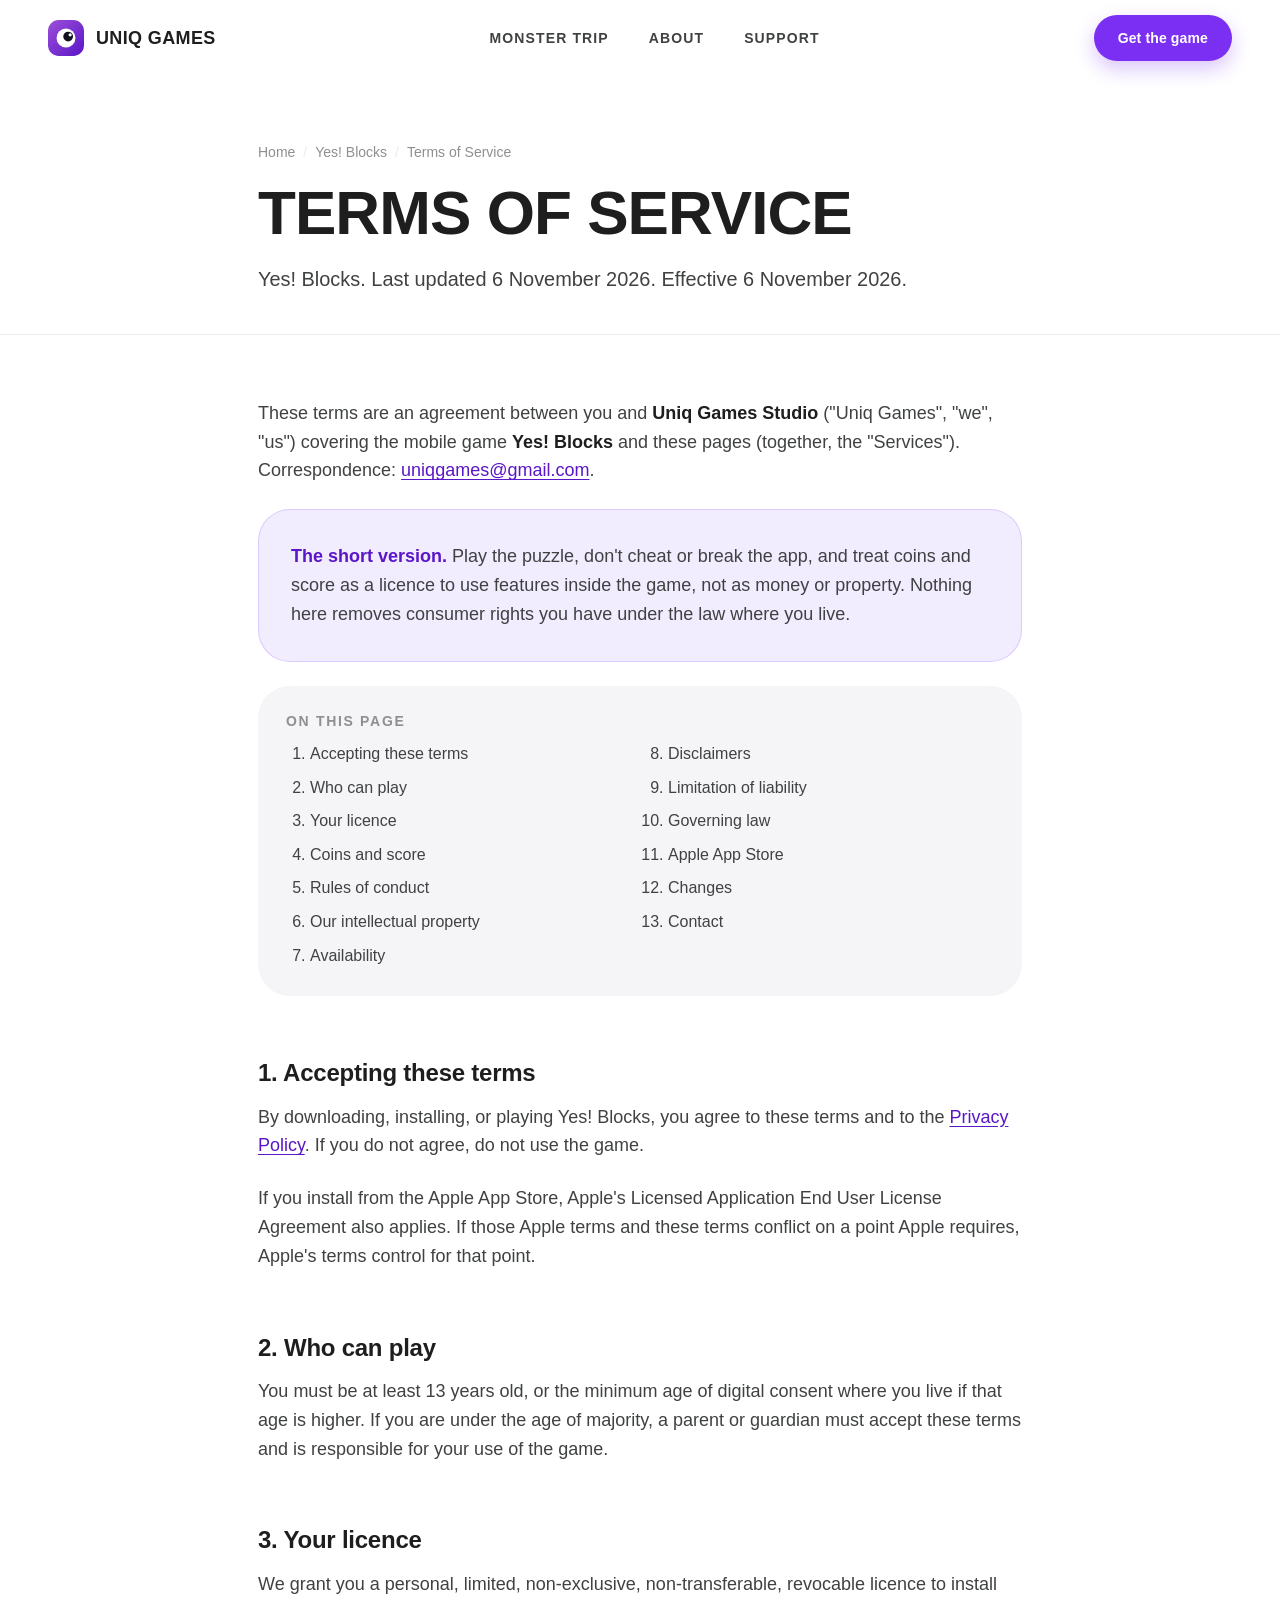
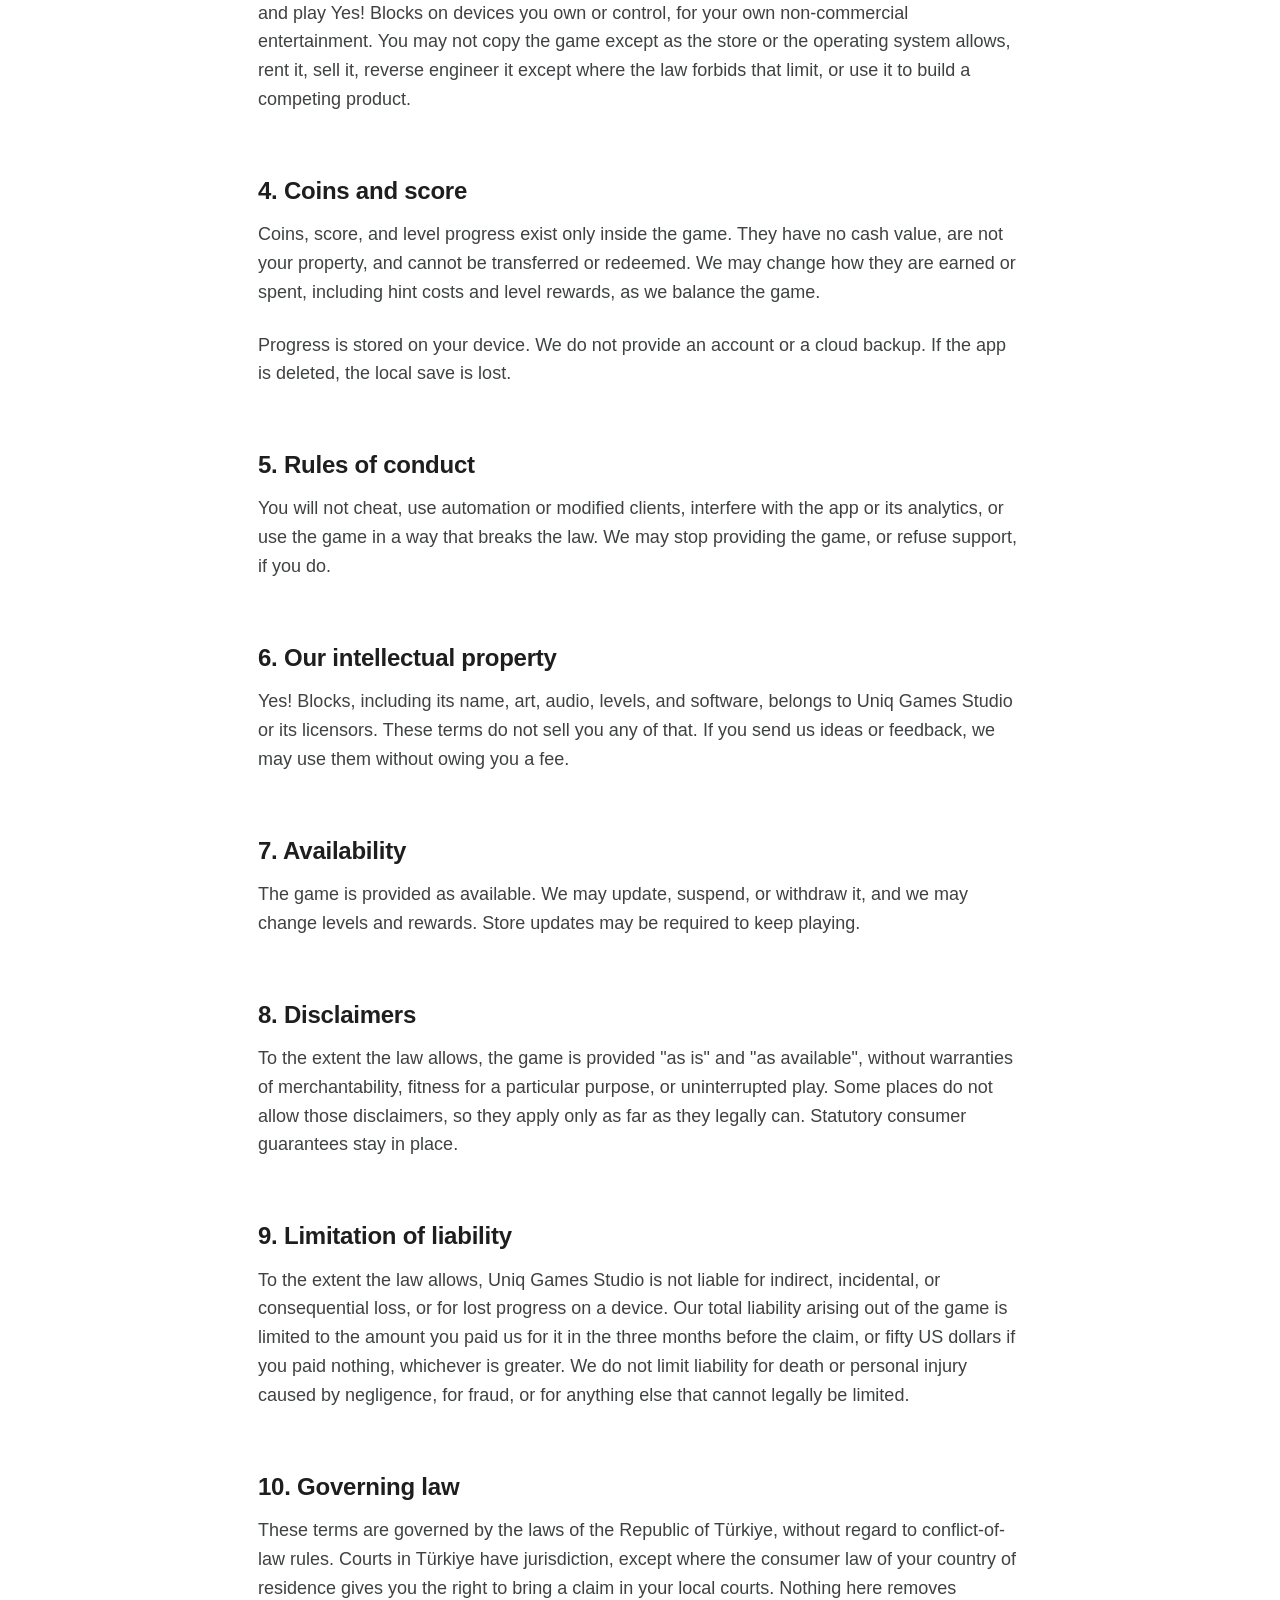
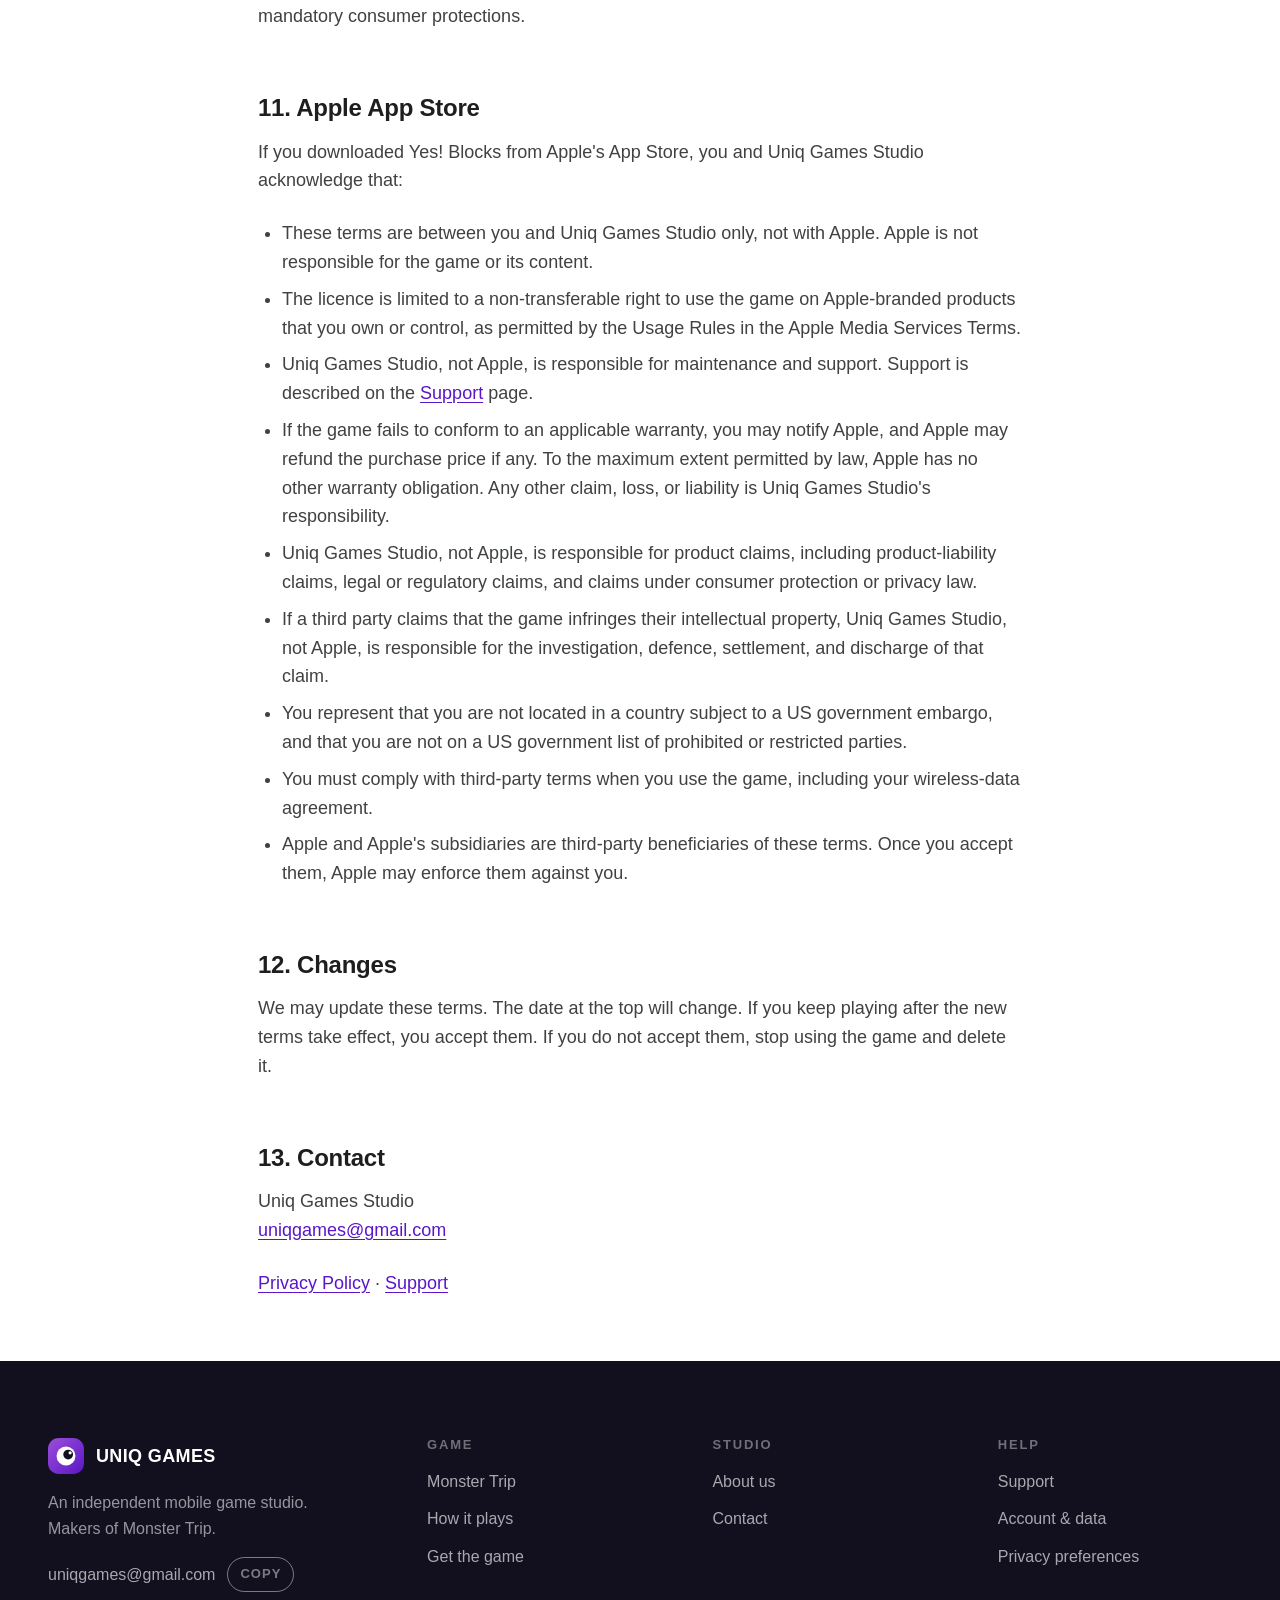
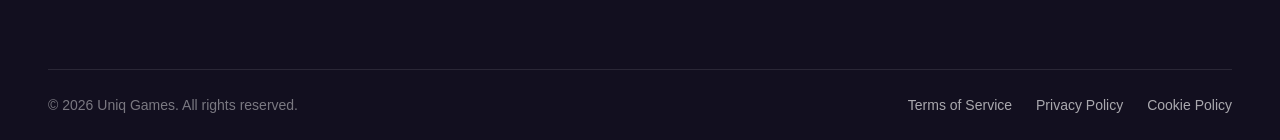
<file: yesblocks/terms/index.html>
<!doctype html>
<html lang="en">
<head>
<meta charset="utf-8">
<meta name="viewport" content="width=device-width, initial-scale=1">
<title>Terms of Service — Yes! Blocks | Uniq Games</title>
<meta name="description" content="The terms for playing Yes! Blocks, including the Apple App Store licence terms.">
<link rel="canonical" href="https://uniqgames.net/yesblocks/terms/">
<meta name="theme-color" content="#ffffff">
<meta name="robots" content="index, follow">
<meta property="og:type" content="article">
<meta property="og:site_name" content="Uniq Games">
<meta property="og:title" content="Terms of Service — Yes! Blocks | Uniq Games">
<meta property="og:description" content="The terms for playing Yes! Blocks, including the Apple App Store licence terms.">
<meta property="og:url" content="https://uniqgames.net/yesblocks/terms/">
<meta property="og:image" content="https://uniqgames.net/assets/img/og-default.jpg">
<meta name="twitter:card" content="summary_large_image">
<link rel="icon" href="/assets/img/favicon.ico" sizes="32x32">
<link rel="icon" href="/assets/img/favicon-32.png" type="image/png">
<link rel="apple-touch-icon" href="/assets/img/apple-touch-icon.png">
<link rel="manifest" href="/site.webmanifest">
<link rel="preconnect" href="https://api.fontshare.com" crossorigin>
<link rel="stylesheet" href="https://api.fontshare.com/v2/css?f%5B%5D=satoshi@400,500,700,900&display=swap">
<link rel="stylesheet" href="/assets/css/main.css">
<script src="/assets/js/main.js" defer></script>
</head>
<body>
<a class="skip-link" href="#main">Skip to content</a>

<!-- shell:header -->
<header class="site-header">
  <div class="container site-header__inner">
    <a class="brand" href="/" aria-label="Uniq Games — home">
      <svg class="brand__mark" viewBox="0 0 40 40" aria-hidden="true" focusable="false">
        <rect width="40" height="40" rx="12" fill="url(#markHeader)"/>
        <circle cx="20" cy="20" r="10.5" fill="#fff"/>
        <circle cx="22.4" cy="18.4" r="5.4" fill="#120f1f"/>
        <circle cx="24.6" cy="16.4" r="1.8" fill="#fff"/>
        <defs>
          <linearGradient id="markHeader" x1="0" y1="0" x2="40" y2="40" gradientUnits="userSpaceOnUse">
            <stop stop-color="#9C4FD9"/><stop offset="1" stop-color="#5A16C7"/>
          </linearGradient>
        </defs>
      </svg>
      <span class="brand__name">Uniq Games</span>
    </a>

    <nav class="nav" aria-label="Primary">
      <ul class="nav__list">
        <li class="nav__item">
          <a class="nav__link" href="/monster-trip/">Monster Trip</a>
        </li>
        <li class="nav__item">
          <a class="nav__link" href="/about/">About</a>
        </li>
        <li class="nav__item">
          <a class="nav__link" href="/support/">Support</a>
        </li>
      </ul>
    </nav>

    <div class="header__actions">
      <a class="btn btn--primary" href="/monster-trip/#get-the-game">Get the game</a>
    </div>

    <button class="nav-toggle" type="button" aria-expanded="false" aria-controls="mobile-nav" aria-label="Open menu">
      <span></span><span></span><span></span>
    </button>
  </div>
</header>

<!-- Kept outside <header>: its backdrop-filter would otherwise become the
     containing block for this fixed-position panel. -->
<div class="mobile-nav" id="mobile-nav">
    <nav aria-label="Mobile">
      <div class="mobile-nav__group">
        <span class="mobile-nav__title">Game</span>
        <a href="/monster-trip/">Monster Trip</a>
        <a href="/monster-trip/#how-it-works">How it plays</a>
      </div>
      <div class="mobile-nav__group">
        <span class="mobile-nav__title">Studio</span>
        <a href="/about/">About Uniq Games</a>
      </div>
      <div class="mobile-nav__group">
        <span class="mobile-nav__title">Help</span>
        <a href="/support/">Support</a>
        <a href="/privacy/">Privacy Policy</a>
        <a href="/terms/">Terms of Service</a>
        <a href="/cookies/">Cookie Policy</a>
        <a href="/privacy-preferences/">Privacy preferences</a>
      </div>
      <a class="btn btn--primary" href="/monster-trip/#get-the-game">Get the game</a>
    </nav>
  </div>
<!-- /shell:header -->

<main id="main">

  <section class="page-head">
    <div class="container container--narrow">
      <ol class="breadcrumb">
        <li><a href="/">Home</a></li>
        <li><a href="/yesblocks/">Yes! Blocks</a></li>
        <li>Terms of Service</li>
      </ol>
      <h1 class="title-xl">Terms of Service</h1>
      <p class="lede">Yes! Blocks. Last updated 6 November 2026. Effective 6 November 2026.</p>
    </div>
  </section>

  <section class="prose">
    <div class="container container--narrow">

      <p>These terms are an agreement between you and <strong>Uniq Games Studio</strong> ("Uniq Games", "we", "us") covering the mobile game <strong>Yes! Blocks</strong> and these pages (together, the "Services"). Correspondence: <a href="mailto:uniqgames@gmail.com">uniqgames@gmail.com</a>.</p>

      <div class="callout">
        <p><strong>The short version.</strong> Play the puzzle, don't cheat or break the app, and treat coins and score as a licence to use features inside the game, not as money or property. Nothing here removes consumer rights you have under the law where you live.</p>
      </div>

      <nav class="toc" aria-label="On this page">
        <h2>On this page</h2>
        <ol>
          <li><a href="#acceptance">Accepting these terms</a></li>
          <li><a href="#eligibility">Who can play</a></li>
          <li><a href="#licence">Your licence</a></li>
          <li><a href="#virtual">Coins and score</a></li>
          <li><a href="#conduct">Rules of conduct</a></li>
          <li><a href="#ip">Our intellectual property</a></li>
          <li><a href="#availability">Availability</a></li>
          <li><a href="#disclaimer">Disclaimers</a></li>
          <li><a href="#liability">Limitation of liability</a></li>
          <li><a href="#law">Governing law</a></li>
          <li><a href="#apple">Apple App Store</a></li>
          <li><a href="#updates">Changes</a></li>
          <li><a href="#contact">Contact</a></li>
        </ol>
      </nav>

      <h2 id="acceptance">1. Accepting these terms</h2>

      <p>By downloading, installing, or playing Yes! Blocks, you agree to these terms and to the <a href="/yesblocks/privacy/">Privacy Policy</a>. If you do not agree, do not use the game.</p>

      <p>If you install from the Apple App Store, Apple's Licensed Application End User License Agreement also applies. If those Apple terms and these terms conflict on a point Apple requires, Apple's terms control for that point.</p>

      <h2 id="eligibility">2. Who can play</h2>

      <p>You must be at least 13 years old, or the minimum age of digital consent where you live if that age is higher. If you are under the age of majority, a parent or guardian must accept these terms and is responsible for your use of the game.</p>

      <h2 id="licence">3. Your licence</h2>

      <p>We grant you a personal, limited, non-exclusive, non-transferable, revocable licence to install and play Yes! Blocks on devices you own or control, for your own non-commercial entertainment. You may not copy the game except as the store or the operating system allows, rent it, sell it, reverse engineer it except where the law forbids that limit, or use it to build a competing product.</p>

      <h2 id="virtual">4. Coins and score</h2>

      <p>Coins, score, and level progress exist only inside the game. They have no cash value, are not your property, and cannot be transferred or redeemed. We may change how they are earned or spent, including hint costs and level rewards, as we balance the game.</p>

      <p>Progress is stored on your device. We do not provide an account or a cloud backup. If the app is deleted, the local save is lost.</p>

      <h2 id="conduct">5. Rules of conduct</h2>

      <p>You will not cheat, use automation or modified clients, interfere with the app or its analytics, or use the game in a way that breaks the law. We may stop providing the game, or refuse support, if you do.</p>

      <h2 id="ip">6. Our intellectual property</h2>

      <p>Yes! Blocks, including its name, art, audio, levels, and software, belongs to Uniq Games Studio or its licensors. These terms do not sell you any of that. If you send us ideas or feedback, we may use them without owing you a fee.</p>

      <h2 id="availability">7. Availability</h2>

      <p>The game is provided as available. We may update, suspend, or withdraw it, and we may change levels and rewards. Store updates may be required to keep playing.</p>

      <h2 id="disclaimer">8. Disclaimers</h2>

      <p>To the extent the law allows, the game is provided "as is" and "as available", without warranties of merchantability, fitness for a particular purpose, or uninterrupted play. Some places do not allow those disclaimers, so they apply only as far as they legally can. Statutory consumer guarantees stay in place.</p>

      <h2 id="liability">9. Limitation of liability</h2>

      <p>To the extent the law allows, Uniq Games Studio is not liable for indirect, incidental, or consequential loss, or for lost progress on a device. Our total liability arising out of the game is limited to the amount you paid us for it in the three months before the claim, or fifty US dollars if you paid nothing, whichever is greater. We do not limit liability for death or personal injury caused by negligence, for fraud, or for anything else that cannot legally be limited.</p>

      <h2 id="law">10. Governing law</h2>

      <p>These terms are governed by the laws of the Republic of Türkiye, without regard to conflict-of-law rules. Courts in Türkiye have jurisdiction, except where the consumer law of your country of residence gives you the right to bring a claim in your local courts. Nothing here removes mandatory consumer protections.</p>

      <h2 id="apple">11. Apple App Store</h2>

      <p>If you downloaded Yes! Blocks from Apple's App Store, you and Uniq Games Studio acknowledge that:</p>

      <ul>
        <li>These terms are between you and Uniq Games Studio only, not with Apple. Apple is not responsible for the game or its content.</li>
        <li>The licence is limited to a non-transferable right to use the game on Apple-branded products that you own or control, as permitted by the Usage Rules in the Apple Media Services Terms.</li>
        <li>Uniq Games Studio, not Apple, is responsible for maintenance and support. Support is described on the <a href="/yesblocks/support/">Support</a> page.</li>
        <li>If the game fails to conform to an applicable warranty, you may notify Apple, and Apple may refund the purchase price if any. To the maximum extent permitted by law, Apple has no other warranty obligation. Any other claim, loss, or liability is Uniq Games Studio's responsibility.</li>
        <li>Uniq Games Studio, not Apple, is responsible for product claims, including product-liability claims, legal or regulatory claims, and claims under consumer protection or privacy law.</li>
        <li>If a third party claims that the game infringes their intellectual property, Uniq Games Studio, not Apple, is responsible for the investigation, defence, settlement, and discharge of that claim.</li>
        <li>You represent that you are not located in a country subject to a US government embargo, and that you are not on a US government list of prohibited or restricted parties.</li>
        <li>You must comply with third-party terms when you use the game, including your wireless-data agreement.</li>
        <li>Apple and Apple's subsidiaries are third-party beneficiaries of these terms. Once you accept them, Apple may enforce them against you.</li>
      </ul>

      <h2 id="updates">12. Changes</h2>

      <p>We may update these terms. The date at the top will change. If you keep playing after the new terms take effect, you accept them. If you do not accept them, stop using the game and delete it.</p>

      <h2 id="contact">13. Contact</h2>

      <p>Uniq Games Studio<br>
      <a href="mailto:uniqgames@gmail.com">uniqgames@gmail.com</a></p>

      <p><a href="/yesblocks/privacy/">Privacy Policy</a> · <a href="/yesblocks/support/">Support</a></p>

    </div>
  </section>

</main>

<!-- shell:footer -->
<footer class="site-footer">
  <div class="container">
    <div class="footer__top">
      <div class="footer__brand">
        <a class="brand" href="/" aria-label="Uniq Games — home">
          <svg class="brand__mark" viewBox="0 0 40 40" aria-hidden="true" focusable="false">
            <rect width="40" height="40" rx="12" fill="url(#markFooter)"/>
            <circle cx="20" cy="20" r="10.5" fill="#fff"/>
            <circle cx="22.4" cy="18.4" r="5.4" fill="#120f1f"/>
            <circle cx="24.6" cy="16.4" r="1.8" fill="#fff"/>
            <defs>
              <linearGradient id="markFooter" x1="0" y1="0" x2="40" y2="40" gradientUnits="userSpaceOnUse">
                <stop stop-color="#9C4FD9"/><stop offset="1" stop-color="#5A16C7"/>
              </linearGradient>
            </defs>
          </svg>
          <span class="brand__name">Uniq Games</span>
        </a>
        <p class="footer__blurb">An independent mobile game studio. Makers of Monster Trip.</p>
        <div class="copy-field">
          <a href="mailto:uniqgames@gmail.com">uniqgames@gmail.com</a>
          <button class="copy-btn" type="button" data-copy="uniqgames@gmail.com">Copy</button>
        </div>
      </div>

      <div class="footer__col">
        <h2>Game</h2>
        <ul>
          <li><a href="/monster-trip/">Monster Trip</a></li>
          <li><a href="/monster-trip/#how-it-works">How it plays</a></li>
          <li><a href="/monster-trip/#get-the-game">Get the game</a></li>
        </ul>
      </div>

      <div class="footer__col">
        <h2>Studio</h2>
        <ul>
          <li><a href="/about/">About us</a></li>
          <li><a href="mailto:uniqgames@gmail.com">Contact</a></li>
        </ul>
      </div>

      <div class="footer__col">
        <h2>Help</h2>
        <ul>
          <li><a href="/support/">Support</a></li>
          <li><a href="/support/#account">Account &amp; data</a></li>
          <li><a href="/privacy-preferences/">Privacy preferences</a></li>
        </ul>
      </div>
    </div>

    <div class="footer__bottom">
      <p>&copy; <span data-year>2026</span> Uniq Games. All rights reserved.</p>
      <ul class="footer__legal">
        <li><a href="/terms/">Terms of Service</a></li>
        <li><a href="/privacy/">Privacy Policy</a></li>
        <li><a href="/cookies/">Cookie Policy</a></li>
      </ul>
    </div>
  </div>
</footer>
<!-- /shell:footer -->

</body>
</html>
</file>
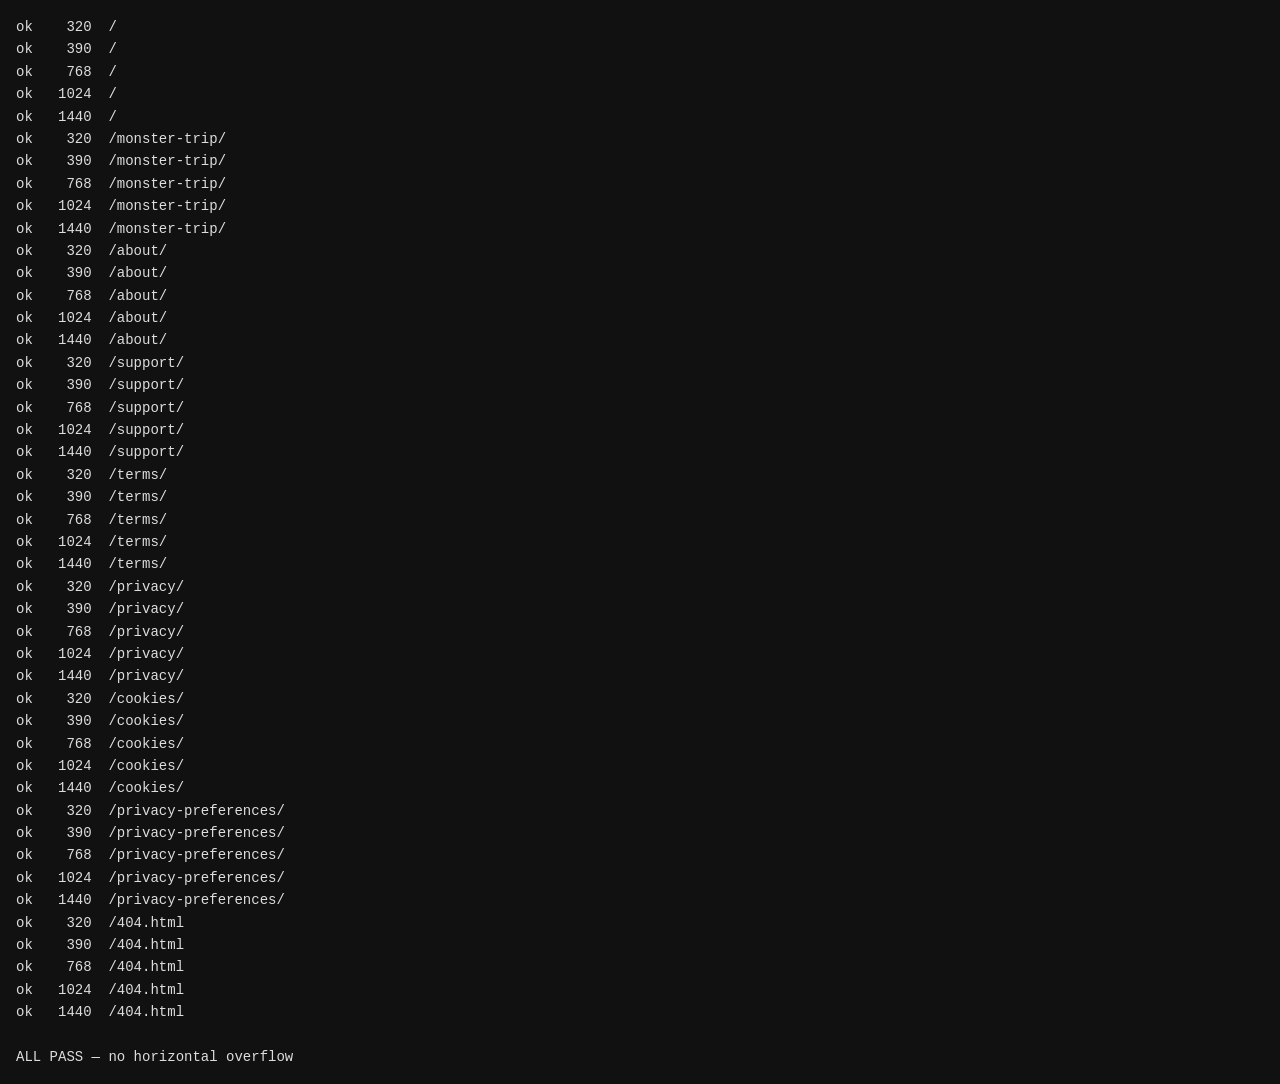
<file: tools/responsive-audit.html>
<!doctype html>
<meta charset="utf-8">
<title>Responsive audit</title>
<body style="margin:0;font:14px/1.6 ui-monospace,monospace;background:#111;color:#ddd">
<pre id="out" style="margin:0;padding:16px"></pre>
<iframe id="f" style="border:0;position:absolute;left:-9999px;top:0"></iframe>
<script>
const PAGES = [
  '/', '/monster-trip/', '/about/', '/support/', '/terms/', '/privacy/',
  '/cookies/', '/privacy-preferences/', '/404.html'
];
const WIDTHS = [320, 390, 768, 1024, 1440];
const out = document.getElementById('out');
const f = document.getElementById('f');
const rows = [];

function scrollable(el) {
  for (let n = el.parentElement; n && n !== el.ownerDocument.body; n = n.parentElement) {
    const ox = getComputedStyle(n).overflowX;
    if (ox === 'auto' || ox === 'scroll' || ox === 'hidden') return true;
  }
  return false;
}

function audit(page, width) {
  return new Promise(resolve => {
    f.style.width = width + 'px';
    f.style.height = '900px';
    f.onload = () => {
      const d = f.contentDocument;
      const sw = d.documentElement.scrollWidth;
      const bad = [];
      if (sw > width) {
        d.querySelectorAll('body *').forEach(el => {
          const r = el.getBoundingClientRect();
          if (r.right > width + 1 && !scrollable(el)) {
            const cls = typeof el.className === 'string' && el.className
              ? '.' + el.className.trim().split(/\s+/).join('.') : '';
            bad.push(el.tagName.toLowerCase() + cls + ' →' + Math.round(r.right));
          }
        });
      }
      rows.push(
        (sw > width ? 'FAIL ' : 'ok   ') + width.toString().padStart(4) +
        '  ' + page + (sw > width ? '  scrollWidth=' + sw + '  ' + bad.slice(0, 3).join(' | ') : '')
      );
      out.textContent = rows.join('\n');
      resolve();
    };
    f.src = page;
  });
}

(async () => {
  for (const page of PAGES) {
    for (const width of WIDTHS) await audit(page, width);
  }
  const fails = rows.filter(r => r.startsWith('FAIL')).length;
  out.textContent = rows.join('\n') + '\n\n' + (fails ? fails + ' FAILURES' : 'ALL PASS — no horizontal overflow');
})();
</script>
</body>
</file>
<file: assets/css/main.css>
/* =========================================================================
   Uniq Games — design system
   Tokens follow an 8px spatial rhythm and a two-endpoint type scale that is
   interpolated with clamp() rather than breakpoints.
   ========================================================================= */

:root {
  --font-sans: "Satoshi", -apple-system, BlinkMacSystemFont, "Segoe UI", Roboto,
    Helvetica, Arial, sans-serif;

  /* Neutrals */
  --white: #ffffff;
  --gray-050: #fafafa;
  --gray-100: #f5f5f7;
  --gray-150: #ebebef;
  --gray-200: #8e8f90;
  --gray-300: #3f4142;
  --gray-400: #323232;
  --gray-500: #1e1e1e;

  /* Brand — violet reads as the studio signature, gold as the reward accent.
     Both are lifted from the game's own UiTheme so site and app agree. */
  --primary: #7a2ff2;
  --primary-ink: #5a16c7;
  --primary-wash: #f2ecff;
  --gold: #ffd645;
  --ink: #120f1f;
  --deep: #34004f;

  /* Type scale */
  --title-xl: clamp(2.25rem, 1.35rem + 3.6vw, 3.875rem); /* 36 → 62 */
  --title-lg: clamp(1.875rem, 1.4rem + 1.9vw, 2.75rem); /* 30 → 44 */
  --title-md: clamp(1.625rem, 1.5rem + 0.5vw, 1.75rem); /* 26 → 28 */
  --title-sm: clamp(1.375rem, 1.3rem + 0.3vw, 1.5rem); /* 22 → 24 */
  --title-xs: clamp(1.125rem, 1.07rem + 0.22vw, 1.25rem); /* 18 → 20 */
  --body: clamp(1.125rem, 1.07rem + 0.22vw, 1.25rem); /* 18 → 20 */
  --body-sm: 1.125rem; /* 18 */
  --action: 1rem; /* 16 */
  --action-sm: 0.875rem; /* 14 */
  --micro: 0.8125rem; /* 13 */

  /* Space */
  --s-4: 4px;
  --s-8: 8px;
  --s-12: 12px;
  --s-16: 16px;
  --s-24: 24px;
  --s-32: 32px;
  --s-40: 40px;
  --s-48: 48px;
  --s-64: 64px;
  --s-80: 80px;
  --s-96: 96px;
  --s-120: 120px;
  --section-y: clamp(64px, 8vw, 144px);

  /* Radius */
  --r-pill: 999px;
  --r-xl: clamp(28px, 4vw, 80px);
  --r-lg: 32px;
  --r-md: 16px;
  --r-sm: 10px;

  --shadow-sm: 0 1px 2px rgb(18 15 31 / 6%), 0 4px 12px rgb(18 15 31 / 6%);
  --shadow-md: 0 8px 24px rgb(18 15 31 / 10%), 0 2px 6px rgb(18 15 31 / 6%);
  --shadow-lg: 0 24px 64px rgb(18 15 31 / 16%);

  --header-h: 76px;
  --measure: 68ch;
  --ease: cubic-bezier(0.22, 0.61, 0.36, 1);
}

/* ========================================================================= *
   Reset
   ========================================================================= */

*,
*::before,
*::after {
  box-sizing: border-box;
}

html {
  -webkit-text-size-adjust: 100%;
  scroll-behavior: smooth;
  scroll-padding-top: calc(var(--header-h) + var(--s-24));
}

body {
  margin: 0;
  font-family: var(--font-sans);
  font-size: var(--body);
  line-height: 1.6;
  color: var(--gray-400);
  background: var(--white);
  -webkit-font-smoothing: antialiased;
  text-rendering: optimizeLegibility;
  overflow-wrap: break-word;
}

body.is-locked {
  overflow: hidden;
}

h1,
h2,
h3,
h4 {
  margin: 0;
  color: var(--gray-500);
  font-weight: 900;
  line-height: 1.1;
  letter-spacing: -0.01em;
}

p {
  margin: 0;
}

img,
svg,
video {
  display: block;
  max-width: 100%;
}

img {
  height: auto;
}

a {
  color: inherit;
  text-decoration: none;
}

ul,
ol {
  margin: 0;
  padding: 0;
}

button {
  font: inherit;
  color: inherit;
  background: none;
  border: 0;
  cursor: pointer;
}

:focus-visible {
  outline: 3px solid var(--primary);
  outline-offset: 3px;
  border-radius: var(--s-4);
}

::selection {
  background: var(--primary);
  color: var(--white);
}

/* ========================================================================= *
   Layout primitives
   ========================================================================= */

.container {
  width: 100%;
  max-width: 1320px;
  margin-inline: auto;
  padding-inline: clamp(20px, 4vw, 48px);
}

.container--narrow {
  max-width: 860px;
}

.section {
  padding-block: var(--section-y);
}

.section--tight {
  padding-block: clamp(48px, 5vw, 80px);
}

.section--wash {
  background: var(--gray-100);
}

.section--ink {
  background: var(--ink);
  color: rgb(255 255 255 / 72%);
}

.section--ink h1,
.section--ink h2,
.section--ink h3,
.section--ink h4 {
  color: var(--white);
}

.stack > * + * {
  margin-top: var(--s-24);
}

.skip-link {
  position: absolute;
  left: var(--s-16);
  top: var(--s-16);
  z-index: 200;
  padding: var(--s-12) var(--s-24);
  border-radius: var(--r-pill);
  background: var(--gray-500);
  color: var(--white);
  font-size: var(--action-sm);
  font-weight: 700;
  transform: translateY(-200%);
  transition: transform 0.2s var(--ease);
}

.skip-link:focus-visible {
  transform: translateY(0);
}

/* ========================================================================= *
   Typography helpers
   ========================================================================= */

.eyebrow {
  display: inline-block;
  font-size: var(--action-sm);
  font-weight: 700;
  letter-spacing: 0.14em;
  text-transform: uppercase;
  color: var(--primary);
}

.section--ink .eyebrow {
  color: var(--gold);
}

.title-xl {
  font-size: var(--title-xl);
  text-transform: uppercase;
  letter-spacing: -0.015em;
}

.title-lg {
  font-size: var(--title-lg);
  text-transform: uppercase;
}

.title-md {
  font-size: var(--title-md);
}

.title-sm {
  font-size: var(--title-sm);
}

.title-xs {
  font-size: var(--title-xs);
}

.lede {
  font-size: var(--body);
  color: var(--gray-300);
  max-width: var(--measure);
}

.section--ink .lede {
  color: rgb(255 255 255 / 72%);
}

.muted {
  color: var(--gray-200);
  font-size: var(--body-sm);
}

.center {
  text-align: center;
}

.center .lede,
.center .measure {
  margin-inline: auto;
}

.measure {
  max-width: var(--measure);
}

/* ========================================================================= *
   Buttons
   ========================================================================= */

.btn {
  display: inline-flex;
  align-items: center;
  justify-content: center;
  gap: var(--s-8);
  min-height: 52px;
  padding: var(--s-12) var(--s-32);
  border-radius: var(--r-pill);
  font-size: var(--action);
  font-weight: 700;
  letter-spacing: 0.01em;
  white-space: nowrap;
  transition: transform 0.2s var(--ease), background-color 0.2s var(--ease),
    color 0.2s var(--ease), box-shadow 0.2s var(--ease);
}

.btn:hover {
  transform: translateY(-2px);
}

.btn:active {
  transform: translateY(0);
}

.btn--primary {
  background: var(--primary);
  color: var(--white);
  box-shadow: 0 8px 20px rgb(122 47 242 / 28%);
}

.btn--primary:hover {
  background: var(--primary-ink);
}

.btn--dark {
  background: var(--gray-500);
  color: var(--white);
}

.btn--dark:hover {
  background: var(--ink);
}

.btn--light {
  background: var(--white);
  color: var(--gray-500);
  box-shadow: var(--shadow-sm);
}

.btn--ghost {
  border: 2px solid currentColor;
  color: var(--gray-500);
}

.btn--ghost:hover {
  background: var(--gray-500);
  border-color: var(--gray-500);
  color: var(--white);
}

.section--ink .btn--ghost {
  color: var(--white);
}

.section--ink .btn--ghost:hover {
  background: var(--white);
  color: var(--ink);
}

.btn-row {
  display: flex;
  flex-wrap: wrap;
  gap: var(--s-16);
}

.center .btn-row {
  justify-content: center;
}

/* Store badges are drawn in CSS so there is no dependency on marketing art
   that does not exist yet. */
.store-row {
  display: flex;
  flex-wrap: wrap;
  gap: var(--s-16);
}

.store-badge {
  display: inline-flex;
  align-items: center;
  gap: var(--s-12);
  padding: 10px var(--s-24) 10px var(--s-16);
  border-radius: var(--r-md);
  background: var(--gray-500);
  color: var(--white);
  transition: transform 0.2s var(--ease), opacity 0.2s var(--ease);
}

.store-badge:hover {
  transform: translateY(-2px);
}

.store-badge svg {
  width: 26px;
  height: 26px;
  flex: none;
  fill: currentColor;
}

.store-badge span {
  display: block;
  font-size: 10px;
  letter-spacing: 0.1em;
  text-transform: uppercase;
  opacity: 0.72;
  line-height: 1.3;
}

.store-badge strong {
  display: block;
  font-size: var(--action);
  font-weight: 700;
  line-height: 1.2;
}

.store-badge[aria-disabled="true"] {
  opacity: 0.45;
  pointer-events: none;
}

.section--ink .store-badge {
  background: rgb(255 255 255 / 12%);
  border: 1px solid rgb(255 255 255 / 16%);
}

/* ========================================================================= *
   Header
   ========================================================================= */

.site-header {
  position: sticky;
  top: 0;
  z-index: 100;
  background: rgb(255 255 255 / 88%);
  backdrop-filter: saturate(180%) blur(16px);
  -webkit-backdrop-filter: saturate(180%) blur(16px);
  border-bottom: 1px solid transparent;
  transition: border-color 0.2s var(--ease), box-shadow 0.2s var(--ease);
}

.site-header.is-stuck {
  border-bottom-color: var(--gray-150);
  box-shadow: var(--shadow-sm);
}

.site-header__inner {
  display: flex;
  align-items: center;
  justify-content: space-between;
  gap: var(--s-24);
  min-height: var(--header-h);
}

.brand {
  display: inline-flex;
  align-items: center;
  gap: var(--s-12);
  flex: none;
}

.brand__mark {
  width: 36px;
  height: 36px;
  flex: none;
}

.brand__name {
  font-size: 1.125rem;
  font-weight: 900;
  letter-spacing: 0.02em;
  text-transform: uppercase;
  color: var(--gray-500);
  line-height: 1;
}

/* --- Desktop navigation ------------------------------------------------- */

.nav {
  display: none;
}

.nav__list {
  display: flex;
  align-items: center;
  gap: var(--s-8);
  list-style: none;
}

.nav__item {
  position: relative;
  list-style: none;
}

.nav__link {
  display: inline-flex;
  align-items: center;
  gap: 6px;
  padding: var(--s-12) var(--s-16);
  border-radius: var(--r-pill);
  font-size: var(--action-sm);
  font-weight: 700;
  letter-spacing: 0.08em;
  text-transform: uppercase;
  color: var(--gray-300);
  transition: color 0.2s var(--ease), background-color 0.2s var(--ease);
}

.nav__link:hover,
.nav__item:focus-within > .nav__link {
  color: var(--gray-500);
  background: var(--gray-100);
}

.nav__link[aria-current="page"] {
  color: var(--primary);
}

.header__actions {
  display: none;
  align-items: center;
  gap: var(--s-12);
}

/* --- Mobile navigation -------------------------------------------------- */

.nav-toggle {
  display: inline-flex;
  flex-direction: column;
  justify-content: center;
  gap: 5px;
  width: 44px;
  height: 44px;
  padding: 0 9px;
  border-radius: var(--r-pill);
  flex: none;
}

.nav-toggle span {
  display: block;
  height: 2px;
  border-radius: 2px;
  background: var(--gray-500);
  transition: transform 0.24s var(--ease), opacity 0.18s var(--ease);
}

.nav-toggle[aria-expanded="true"] span:nth-child(1) {
  transform: translateY(7px) rotate(45deg);
}

.nav-toggle[aria-expanded="true"] span:nth-child(2) {
  opacity: 0;
}

.nav-toggle[aria-expanded="true"] span:nth-child(3) {
  transform: translateY(-7px) rotate(-45deg);
}

.mobile-nav {
  position: fixed;
  inset: var(--header-h) 0 0;
  z-index: 90;
  padding: var(--s-24) clamp(20px, 5vw, 40px) var(--s-64);
  background: var(--white);
  overflow-y: auto;
  opacity: 0;
  visibility: hidden;
  transform: translateY(-8px);
  transition: opacity 0.24s var(--ease), transform 0.24s var(--ease),
    visibility 0.24s;
}

.mobile-nav.is-open {
  opacity: 1;
  visibility: visible;
  transform: translateY(0);
}

.mobile-nav__group + .mobile-nav__group {
  margin-top: var(--s-8);
  border-top: 1px solid var(--gray-150);
  padding-top: var(--s-8);
}

.mobile-nav__title {
  display: block;
  padding: var(--s-16) 0 var(--s-8);
  font-size: var(--action-sm);
  font-weight: 700;
  letter-spacing: 0.12em;
  text-transform: uppercase;
  color: var(--gray-200);
}

.mobile-nav__group a {
  display: block;
  padding: var(--s-12) 0;
  font-size: var(--title-xs);
  font-weight: 700;
  color: var(--gray-500);
}

.mobile-nav__group a[aria-current="page"] {
  color: var(--primary);
}

.mobile-nav .btn {
  width: 100%;
  margin-top: var(--s-32);
}

@media (min-width: 62rem) {
  .nav {
    display: block;
  }

  .header__actions {
    display: flex;
  }

  .nav-toggle,
  .mobile-nav {
    display: none;
  }
}

.header__actions .btn {
  min-height: 44px;
  padding-inline: var(--s-24);
  font-size: var(--action-sm);
}

/* ========================================================================= *
   Hero
   ========================================================================= */

.hero {
  padding-top: clamp(32px, 4vw, 64px);
  padding-bottom: clamp(48px, 6vw, 96px);
}

.hero__stage {
  position: relative;
  overflow: hidden;
  border-radius: var(--r-xl);
  background: radial-gradient(
      120% 100% at 50% 12%,
      #6b1a9c 0%,
      var(--deep) 44%,
      var(--ink) 100%
    );
  color: var(--white);
  isolation: isolate;
}

.hero__stage::after {
  /* Subtle vignette keeps the copy legible over the art. */
  content: "";
  position: absolute;
  inset: 0;
  background: radial-gradient(
    90% 70% at 22% 50%,
    rgb(18 15 31 / 55%) 0%,
    transparent 70%
  );
  z-index: -1;
}

.hero__grid {
  display: grid;
  gap: var(--s-32);
  align-items: center;
  padding: clamp(40px, 6vw, 88px) clamp(24px, 5vw, 80px);
}

.hero__copy {
  display: flex;
  flex-direction: column;
  align-items: flex-start;
  gap: var(--s-24);
  max-width: 560px;
}

.hero__logo {
  width: min(100%, 420px);
}

.hero__title {
  font-size: var(--title-xl);
  color: var(--white);
  text-transform: uppercase;
}

.hero__text {
  font-size: var(--body);
  color: rgb(255 255 255 / 80%);
}

.hero__art {
  justify-self: center;
  width: min(100%, 520px);
  filter: drop-shadow(0 32px 48px rgb(0 0 0 / 45%));
}

.hero__stage .btn--ghost {
  color: var(--white);
}

.hero__stage .btn--ghost:hover {
  background: var(--white);
  border-color: var(--white);
  color: var(--ink);
}

@media (min-width: 56rem) {
  .hero__grid {
    grid-template-columns: 1.05fr 0.95fr;
    gap: var(--s-48);
  }

  .hero__art {
    justify-self: end;
  }
}

/* ========================================================================= *
   Split rows — the alternating image/text rhythm
   ========================================================================= */

.split {
  display: grid;
  gap: clamp(32px, 5vw, 72px);
  align-items: center;
}

.split__copy {
  display: flex;
  flex-direction: column;
  align-items: flex-start;
  gap: var(--s-24);
}

.split__media {
  border-radius: var(--r-xl);
  overflow: hidden;
  background: var(--gray-100);
}

.split__media img {
  width: 100%;
}

/* For cut-out art that should float rather than sit in a filled panel. Capping
   the height has to come with width: auto, or the image is squashed to fit —
   and this block must stay after the one above, which sets the same property at
   the same specificity. */
.split__media--bare {
  background: transparent;
  border-radius: 0;
}

.split__media--bare img {
  margin-inline: auto;
  width: auto;
  max-width: 100%;
  max-height: clamp(320px, 40vw, 520px);
}

.split + .split {
  margin-top: var(--section-y);
}

/* The game's own logo used in place of a text heading. */
.wordmark {
  width: min(300px, 68%);
  height: auto;
}

/* Holds a cut-out character over the brand gradient, standing in for the
   photography a studio site would normally use. */
.art-panel {
  display: grid;
  place-items: end center;
  min-height: clamp(320px, 40vw, 480px);
  padding: clamp(24px, 4vw, 48px) clamp(24px, 4vw, 48px) 0;
  border-radius: var(--r-xl);
  background: radial-gradient(
    90% 80% at 50% 100%,
    #9c4fd9 0%,
    var(--deep) 55%,
    var(--ink) 100%
  );
}

.art-panel img {
  max-height: clamp(260px, 32vw, 400px);
  width: auto;
  filter: drop-shadow(0 22px 32px rgb(0 0 0 / 40%));
}

.visually-hidden {
  position: absolute;
  width: 1px;
  height: 1px;
  margin: -1px;
  padding: 0;
  overflow: hidden;
  clip: rect(0 0 0 0);
  clip-path: inset(50%);
  white-space: nowrap;
  border: 0;
}

@media (min-width: 56rem) {
  .split {
    grid-template-columns: 1fr 1fr;
  }

  .split--reverse .split__copy {
    order: 2;
  }
}

/* ========================================================================= *
   Section heading block
   ========================================================================= */

.section-head {
  display: flex;
  flex-direction: column;
  gap: var(--s-16);
  margin-bottom: clamp(40px, 5vw, 72px);
}

.section-head.center {
  align-items: center;
}

.section-cta {
  margin-top: clamp(32px, 4vw, 48px);
}

.subhead {
  display: flex;
  flex-direction: column;
  gap: var(--s-12);
  margin-bottom: clamp(24px, 3vw, 40px);
}

.subhead.center {
  align-items: center;
}

.subsection + .subsection {
  margin-top: clamp(56px, 7vw, 96px);
}

/* ========================================================================= *
   Feature / character grids
   ========================================================================= */

.cards {
  display: grid;
  gap: clamp(20px, 2.5vw, 32px);
}

.cards--2 {
  grid-template-columns: 1fr;
}

.cards--3 {
  grid-template-columns: 1fr;
}

.cards--4 {
  grid-template-columns: 1fr;
}

/* Two-up only once a column is wide enough to set a readable line. */
@media (min-width: 30rem) {
  .cards--4 {
    grid-template-columns: repeat(2, 1fr);
  }
}

@media (min-width: 48rem) {
  .cards--2 {
    grid-template-columns: repeat(2, 1fr);
  }

  .cards--3 {
    grid-template-columns: repeat(3, 1fr);
  }

  .cards--4 {
    grid-template-columns: repeat(4, 1fr);
  }
}

.card {
  display: flex;
  flex-direction: column;
  gap: var(--s-12);
  padding: clamp(24px, 3vw, 36px);
  border-radius: var(--r-lg);
  background: var(--white);
  border: 1px solid var(--gray-150);
}

.section--wash .card {
  border-color: transparent;
}

.section--ink .card {
  background: rgb(255 255 255 / 6%);
  border-color: rgb(255 255 255 / 10%);
}

.card__icon {
  width: 72px;
  height: 72px;
  object-fit: contain;
  object-position: left center;
}

/* Fixed box so cards with differently proportioned art keep their headings
   on the same baseline across a row. */
.card__figure {
  height: clamp(160px, 20vw, 240px);
  width: 100%;
  object-fit: contain;
}

.card.center {
  align-items: center;
  text-align: center;
}

.card.center img {
  margin-inline: auto;
}

.card.center .card__icon {
  object-position: center;
}

.card p {
  font-size: var(--body-sm);
  color: var(--gray-300);
}

.section--ink .card p {
  color: rgb(255 255 255 / 70%);
}

.section--ink .split__copy p a,
.cta-band a:not(.btn):not(.store-badge) {
  color: var(--gold);
  text-decoration: underline;
  text-underline-offset: 3px;
}

.cta-band .muted {
  color: rgb(255 255 255 / 55%);
}

/* Character cards keep the monster on a coloured pedestal. */
.character {
  display: flex;
  flex-direction: column;
  border-radius: var(--r-xl);
  overflow: hidden;
  background: var(--gray-100);
}

.character__stage {
  display: grid;
  place-items: end center;
  min-height: 340px;
  padding: var(--s-32) var(--s-24) 0;
  background: radial-gradient(
    80% 70% at 50% 100%,
    var(--stage, #9c4fd9) 0%,
    color-mix(in srgb, var(--stage, #9c4fd9) 58%, var(--ink)) 100%
  );
}

.character__stage img {
  max-height: 300px;
  width: auto;
  filter: drop-shadow(0 18px 26px rgb(0 0 0 / 35%));
}

.character__body {
  display: flex;
  flex-direction: column;
  gap: var(--s-8);
  padding: clamp(24px, 3vw, 32px);
}

.character__role {
  font-size: var(--micro);
  font-weight: 700;
  letter-spacing: 0.12em;
  text-transform: uppercase;
  color: var(--primary);
}

.character__body p {
  font-size: var(--body-sm);
  color: var(--gray-300);
}

/* Swatch strip for the match items. */
.swatches {
  display: flex;
  flex-wrap: wrap;
  gap: clamp(12px, 2vw, 24px);
  justify-content: center;
}

.swatches img {
  width: clamp(56px, 8vw, 88px);
  filter: drop-shadow(0 10px 16px rgb(18 15 31 / 20%));
}

/* ========================================================================= *
   Phone frame
   ========================================================================= */

.phone {
  position: relative;
  width: min(100%, 320px);
  margin-inline: auto;
  padding: 10px;
  border-radius: 44px;
  background: linear-gradient(160deg, #3b3b46, #16161c);
  box-shadow: var(--shadow-lg);
}

.phone::before {
  content: "";
  position: absolute;
  top: 20px;
  left: 50%;
  transform: translateX(-50%);
  width: 84px;
  height: 22px;
  border-radius: var(--r-pill);
  background: #101015;
  z-index: 2;
}

.phone img {
  width: 100%;
  border-radius: 36px;
}

.phone-row {
  display: flex;
  flex-wrap: wrap;
  gap: clamp(20px, 3vw, 40px);
  justify-content: center;
}

.phone-row .phone {
  flex: 1 1 240px;
  max-width: 300px;
}

/* ========================================================================= *
   Article / legal pages
   ========================================================================= */

.page-head {
  padding-top: clamp(40px, 5vw, 72px);
  padding-bottom: clamp(28px, 3vw, 48px);
  border-bottom: 1px solid var(--gray-150);
}

.breadcrumb {
  display: flex;
  flex-wrap: wrap;
  gap: var(--s-8);
  margin-bottom: var(--s-16);
  font-size: var(--action-sm);
  color: var(--gray-200);
  list-style: none;
}

.breadcrumb li + li::before {
  content: "/";
  margin-right: var(--s-8);
  color: var(--gray-150);
}

.breadcrumb a:hover {
  color: var(--primary);
}

.page-head .lede {
  margin-top: var(--s-16);
}

.prose {
  padding-block: clamp(40px, 5vw, 72px);
  font-size: var(--body-sm);
  color: var(--gray-300);
}

/* Vertical rhythm. These pages wrap their body in .container, so the flow rule
   has to reach through that wrapper as well as apply directly. */
:is(.prose, .prose > .container) > * + * {
  margin-top: var(--s-24);
}

:is(.prose, .prose > .container) > * + h2 {
  margin-top: var(--s-64);
}

:is(.prose, .prose > .container) > * + h3 {
  margin-top: var(--s-40);
}

/* A heading leads the block beneath it, so it sits closer to that than to the
   section it follows. */
:is(.prose, .prose > .container) > :is(h2, h3) + * {
  margin-top: var(--s-16);
}

.prose h2 {
  font-size: var(--title-sm);
  scroll-margin-top: calc(var(--header-h) + var(--s-24));
}

.prose h3 {
  font-size: var(--title-xs);
}

.prose ul,
.prose ol {
  padding-left: var(--s-24);
}

.prose li + li {
  margin-top: var(--s-8);
}

.prose a {
  color: var(--primary-ink);
  text-decoration: underline;
  text-underline-offset: 3px;
}

.prose a:hover {
  text-decoration-thickness: 2px;
}

.prose strong {
  color: var(--gray-500);
}

.prose table {
  width: 100%;
  border-collapse: collapse;
  font-size: var(--action);
}

.prose th,
.prose td {
  padding: var(--s-12) var(--s-16);
  text-align: left;
  border: 1px solid var(--gray-150);
  vertical-align: top;
}

.prose th {
  background: var(--gray-100);
  color: var(--gray-500);
  font-weight: 700;
}

.table-wrap {
  overflow-x: auto;
}

.callout {
  padding: clamp(20px, 3vw, 32px);
  border-radius: var(--r-lg);
  background: var(--primary-wash);
  border: 1px solid color-mix(in srgb, var(--primary) 18%, transparent);
  font-size: var(--body-sm);
}

.callout strong {
  color: var(--primary-ink);
}

.toc {
  padding: clamp(20px, 3vw, 28px);
  border-radius: var(--r-lg);
  background: var(--gray-100);
}

.toc h2 {
  margin: 0 0 var(--s-12);
  font-size: var(--action-sm);
  letter-spacing: 0.12em;
  text-transform: uppercase;
  color: var(--gray-200);
}

.toc ol {
  padding-left: var(--s-24);
  font-size: var(--action);
  columns: 2;
  column-gap: var(--s-32);
}

@media (max-width: 40rem) {
  .toc ol {
    columns: 1;
  }
}

.toc a {
  color: var(--gray-300);
  text-decoration: none;
}

.toc a:hover {
  color: var(--primary);
  text-decoration: underline;
}

/* ========================================================================= *
   FAQ (native details/summary)
   ========================================================================= */

.faq {
  display: flex;
  flex-direction: column;
  gap: var(--s-12);
}

.faq details {
  border: 1px solid var(--gray-150);
  border-radius: var(--r-md);
  background: var(--white);
  overflow: hidden;
}

.faq details[open] {
  border-color: color-mix(in srgb, var(--primary) 35%, transparent);
}

.faq summary {
  display: flex;
  align-items: center;
  justify-content: space-between;
  gap: var(--s-16);
  padding: var(--s-24);
  font-size: var(--title-xs);
  font-weight: 700;
  color: var(--gray-500);
  cursor: pointer;
  list-style: none;
}

.faq summary::-webkit-details-marker {
  display: none;
}

.faq summary::after {
  content: "";
  flex: none;
  width: 12px;
  height: 12px;
  border-right: 2.5px solid var(--primary);
  border-bottom: 2.5px solid var(--primary);
  transform: rotate(45deg) translate(-2px, -2px);
  transition: transform 0.2s var(--ease);
}

.faq details[open] summary::after {
  transform: rotate(-135deg) translate(-3px, -3px);
}

.faq .faq__answer {
  padding: 0 var(--s-24) var(--s-24);
  font-size: var(--body-sm);
  color: var(--gray-300);
}

.faq .faq__answer > * + * {
  margin-top: var(--s-16);
}

.faq .faq__answer a {
  color: var(--primary-ink);
  text-decoration: underline;
  text-underline-offset: 3px;
}

/* ========================================================================= *
   Consent preferences
   ========================================================================= */

.pref {
  display: flex;
  align-items: flex-start;
  justify-content: space-between;
  gap: var(--s-24);
  padding: clamp(20px, 3vw, 28px);
  border: 1px solid var(--gray-150);
  border-radius: var(--r-lg);
}

.pref__text {
  display: flex;
  flex-direction: column;
  gap: var(--s-4);
}

.pref__text p {
  font-size: var(--action);
  color: var(--gray-300);
}

.switch {
  position: relative;
  flex: none;
  width: 56px;
  height: 32px;
}

.switch input {
  position: absolute;
  inset: 0;
  width: 100%;
  height: 100%;
  margin: 0;
  opacity: 0;
  cursor: pointer;
}

.switch__track {
  display: block;
  width: 100%;
  height: 100%;
  border-radius: var(--r-pill);
  background: var(--gray-150);
  transition: background-color 0.2s var(--ease);
  pointer-events: none;
}

.switch__track::after {
  content: "";
  position: absolute;
  top: 4px;
  left: 4px;
  width: 24px;
  height: 24px;
  border-radius: 50%;
  background: var(--white);
  box-shadow: var(--shadow-sm);
  transition: transform 0.2s var(--ease);
}

.switch input:checked + .switch__track {
  background: var(--primary);
}

.switch input:checked + .switch__track::after {
  transform: translateX(24px);
}

.switch input:disabled + .switch__track {
  background: color-mix(in srgb, var(--primary) 40%, var(--gray-150));
  opacity: 0.7;
}

.switch input:focus-visible + .switch__track {
  outline: 3px solid var(--primary);
  outline-offset: 3px;
}

.form-status {
  font-size: var(--action);
  font-weight: 700;
  color: var(--primary-ink);
  min-height: 1.5em;
}

/* ========================================================================= *
   Copy-to-clipboard control
   ========================================================================= */

.copy-field {
  display: flex;
  align-items: center;
  gap: var(--s-12);
  flex-wrap: wrap;
}

/* Email addresses have no natural break opportunity. */
.copy-field a {
  overflow-wrap: anywhere;
}

.copy-btn {
  display: inline-flex;
  align-items: center;
  gap: 6px;
  padding: 6px var(--s-12);
  border: 1px solid currentColor;
  border-radius: var(--r-pill);
  font-size: var(--micro);
  font-weight: 700;
  letter-spacing: 0.08em;
  text-transform: uppercase;
  opacity: 0.7;
  transition: opacity 0.2s var(--ease);
}

.copy-btn:hover {
  opacity: 1;
}

/* ========================================================================= *
   CTA band
   ========================================================================= */

.cta-band {
  position: relative;
  overflow: hidden;
  border-radius: var(--r-xl);
  padding: clamp(40px, 6vw, 80px) clamp(24px, 5vw, 64px);
  background: radial-gradient(
    110% 130% at 15% 20%,
    #7b2fbd 0%,
    var(--deep) 45%,
    var(--ink) 100%
  );
  color: var(--white);
}

.cta-band__grid {
  display: grid;
  gap: var(--s-32);
  align-items: center;
}

.cta-band h2 {
  color: var(--white);
}

.cta-band p {
  color: rgb(255 255 255 / 78%);
  max-width: 46ch;
}

.cta-band__art {
  justify-self: center;
  width: min(100%, 360px);
  filter: drop-shadow(0 24px 36px rgb(0 0 0 / 45%));
}

@media (min-width: 56rem) {
  .cta-band__grid {
    grid-template-columns: 1.2fr 0.8fr;
  }

  .cta-band__art {
    justify-self: end;
  }
}

/* ========================================================================= *
   Footer
   ========================================================================= */

.site-footer {
  background: var(--ink);
  color: rgb(255 255 255 / 64%);
  font-size: var(--action);
}

.site-footer a {
  color: rgb(255 255 255 / 64%);
  transition: color 0.16s var(--ease);
}

.site-footer a:hover {
  color: var(--white);
}

.footer__top {
  display: grid;
  gap: clamp(32px, 4vw, 56px);
  padding-block: clamp(48px, 6vw, 80px);
}

@media (min-width: 48rem) {
  .footer__top {
    grid-template-columns: 1.4fr repeat(3, 1fr);
  }
}

.footer__brand {
  display: flex;
  flex-direction: column;
  gap: var(--s-16);
  align-items: flex-start;
}

.footer__brand .brand__name {
  color: var(--white);
}

.footer__blurb {
  font-size: var(--action);
  color: rgb(255 255 255 / 56%);
  max-width: 34ch;
}

.footer__col h2 {
  margin-bottom: var(--s-16);
  font-size: var(--micro);
  font-weight: 700;
  letter-spacing: 0.14em;
  text-transform: uppercase;
  color: rgb(255 255 255 / 40%);
}

.footer__col ul {
  display: flex;
  flex-direction: column;
  gap: var(--s-12);
  list-style: none;
}

.footer__bottom {
  display: flex;
  flex-wrap: wrap;
  align-items: center;
  justify-content: space-between;
  gap: var(--s-16);
  padding-block: var(--s-24);
  border-top: 1px solid rgb(255 255 255 / 10%);
  font-size: var(--action-sm);
  color: rgb(255 255 255 / 44%);
}

.footer__legal {
  display: flex;
  flex-wrap: wrap;
  gap: var(--s-24);
  list-style: none;
}

/* ========================================================================= *
   404
   ========================================================================= */

.notfound {
  display: grid;
  place-items: center;
  gap: var(--s-32);
  min-height: 62vh;
  padding-block: var(--section-y);
  text-align: center;
}

.notfound img {
  width: min(100%, 240px);
}

/* ========================================================================= *
   Motion
   ========================================================================= */

[data-reveal] {
  opacity: 0;
  transform: translateY(18px);
  transition: opacity 0.7s var(--ease), transform 0.7s var(--ease);
}

[data-reveal].is-visible {
  opacity: 1;
  transform: none;
}

@media (prefers-reduced-motion: reduce) {
  html {
    scroll-behavior: auto;
  }

  *,
  *::before,
  *::after {
    animation-duration: 0.01ms !important;
    animation-iteration-count: 1 !important;
    transition-duration: 0.01ms !important;
  }

  [data-reveal] {
    opacity: 1;
    transform: none;
  }
}
</file>
